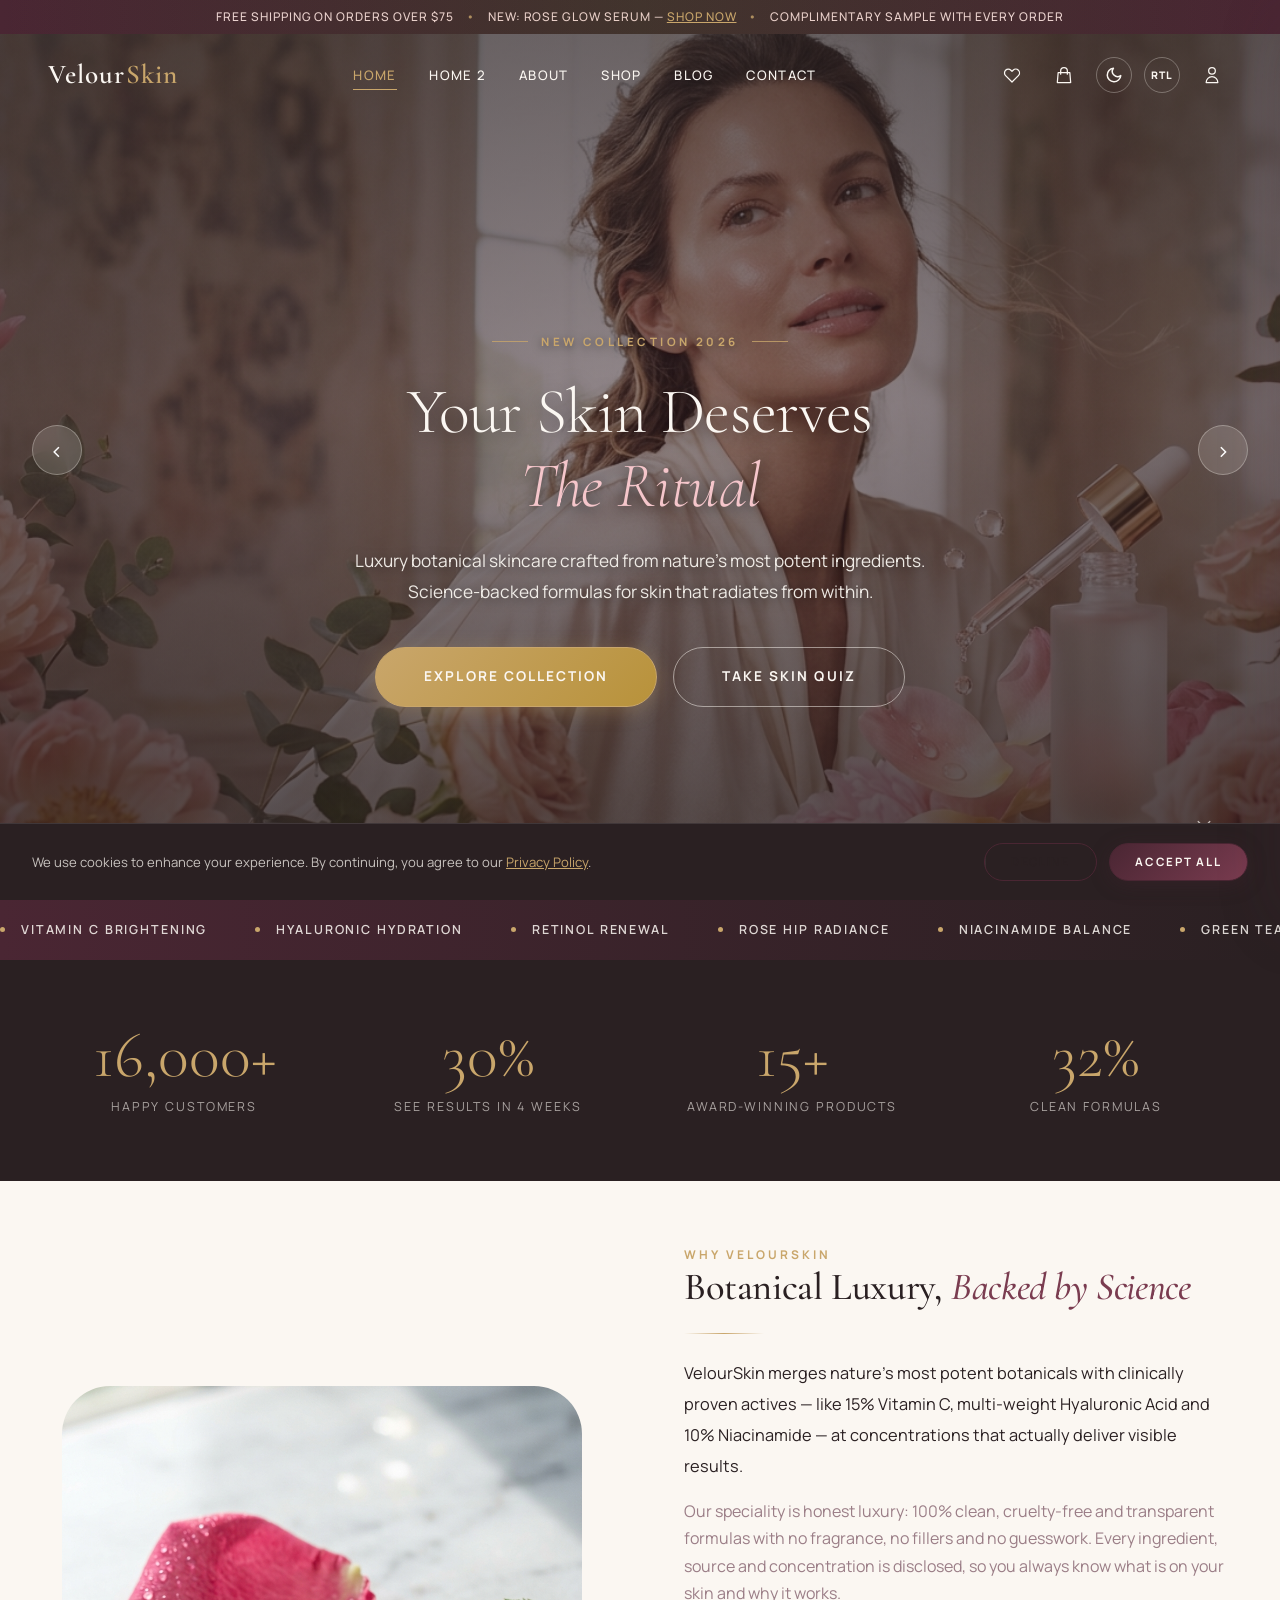
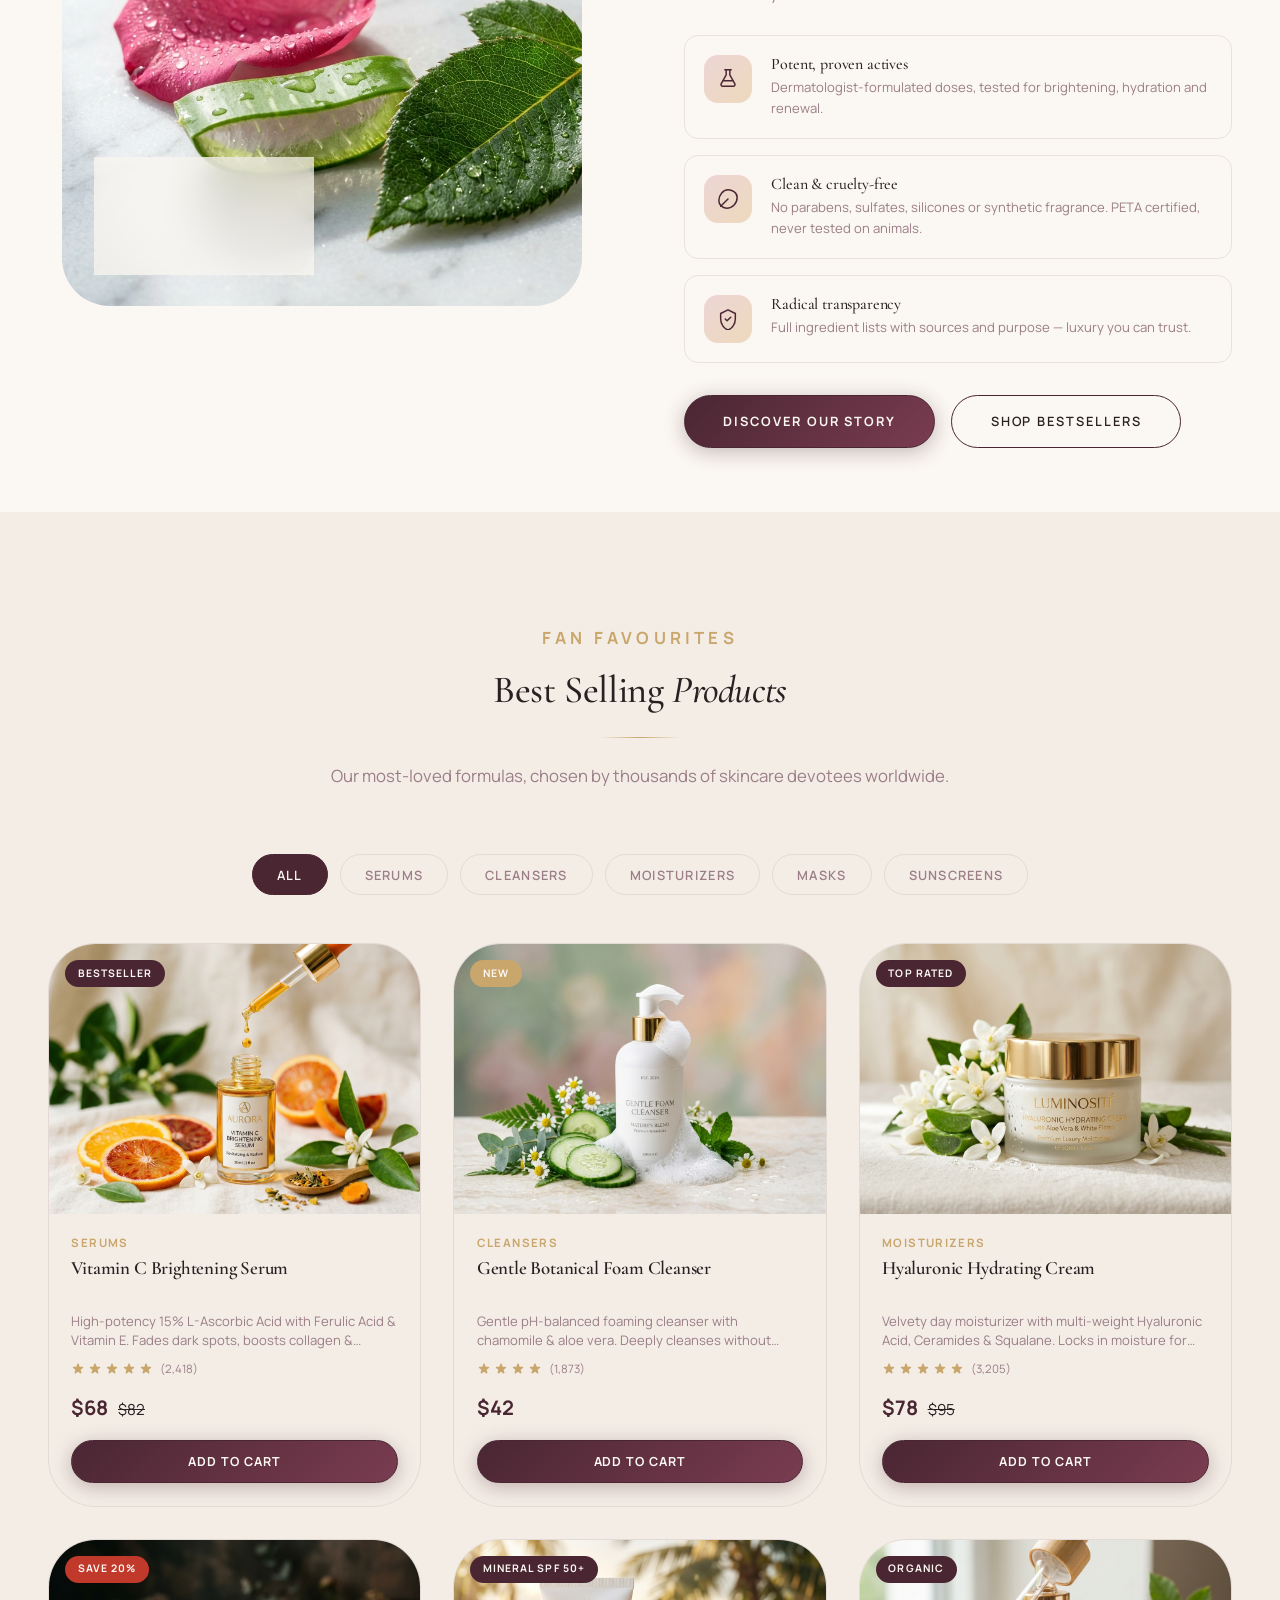
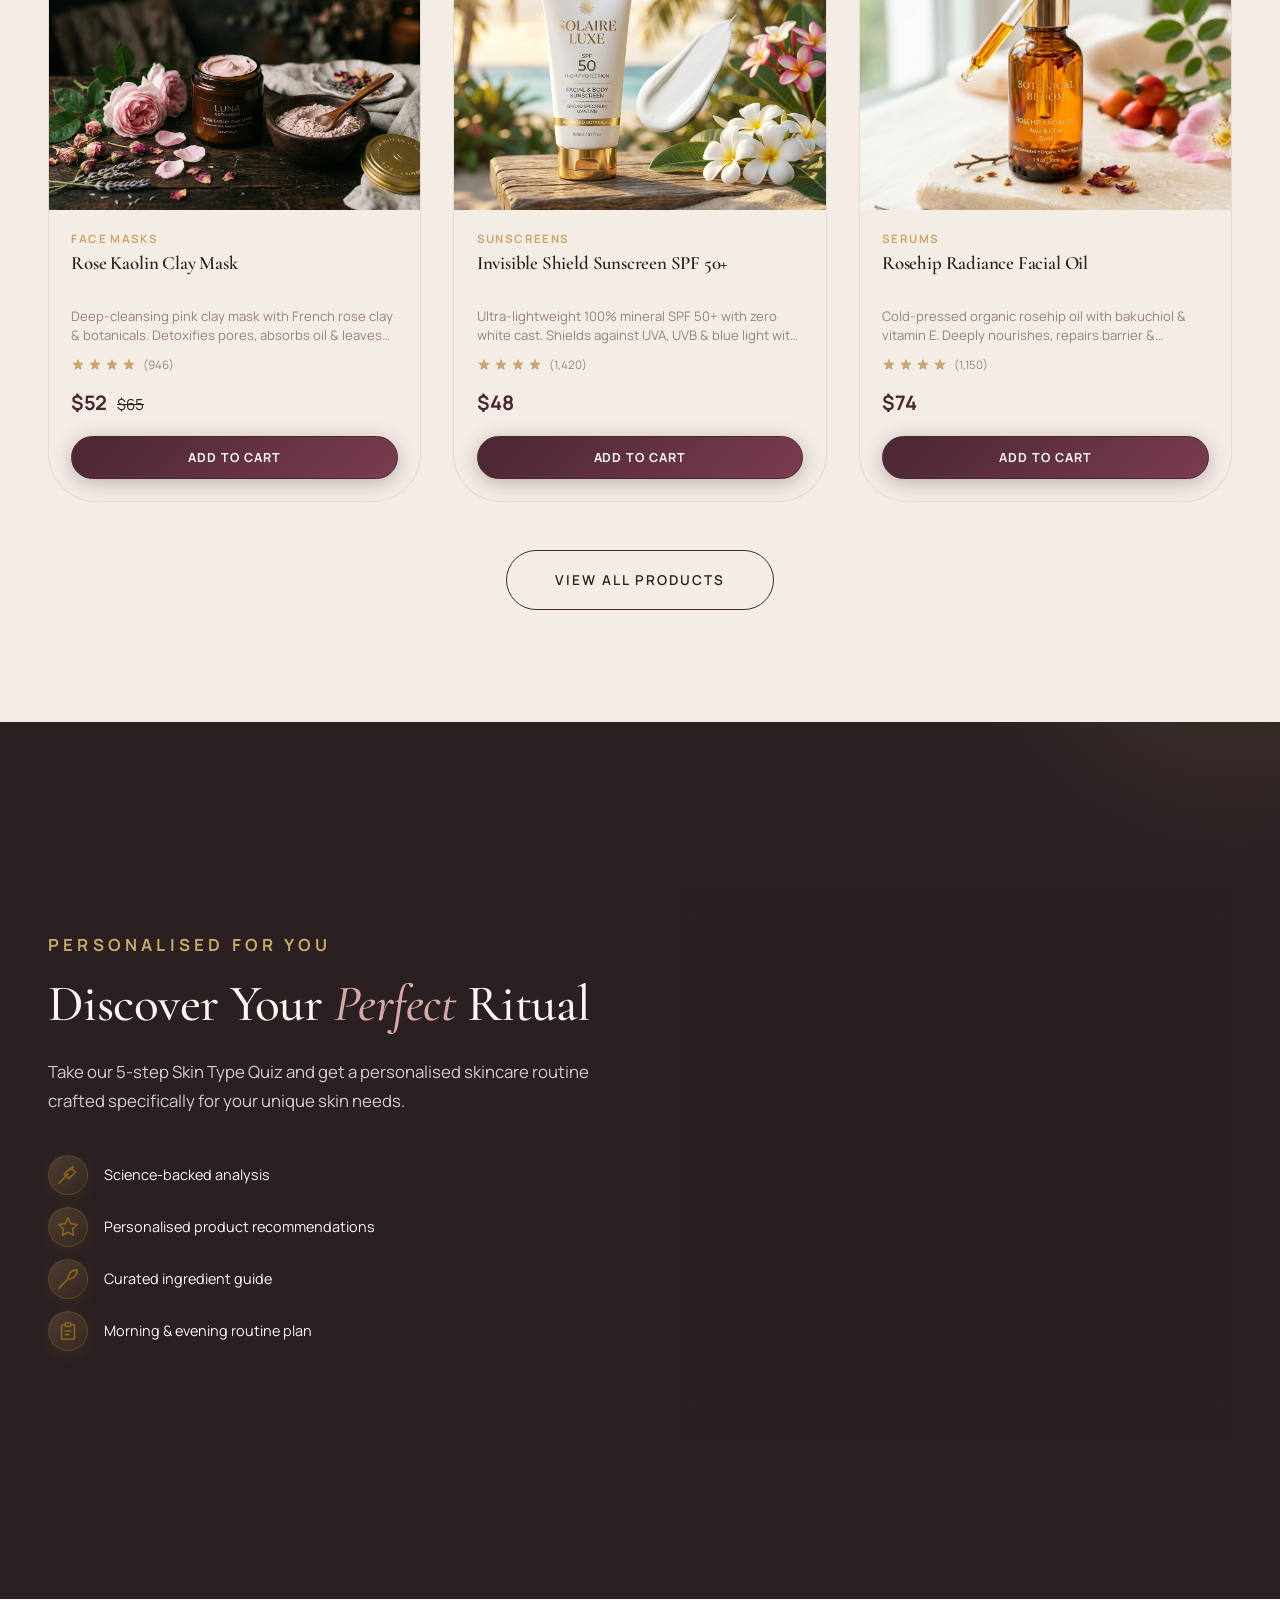
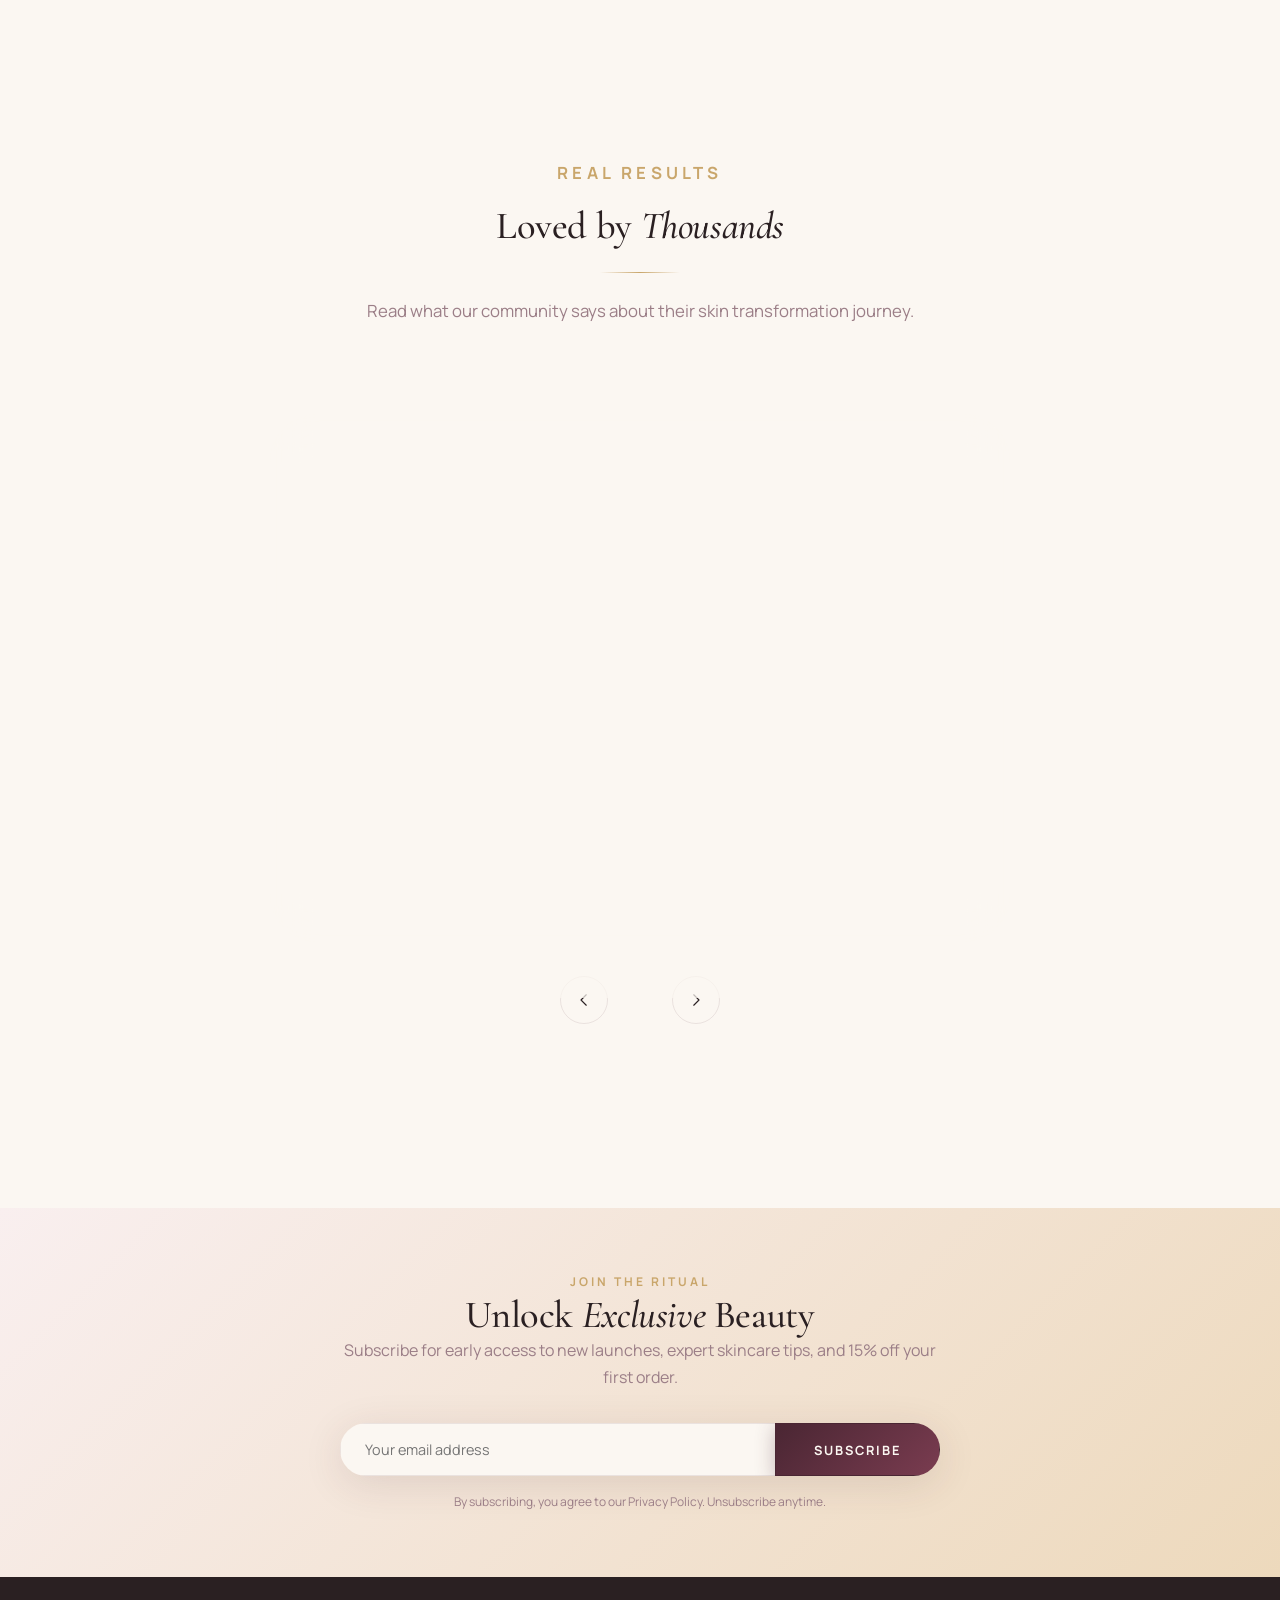
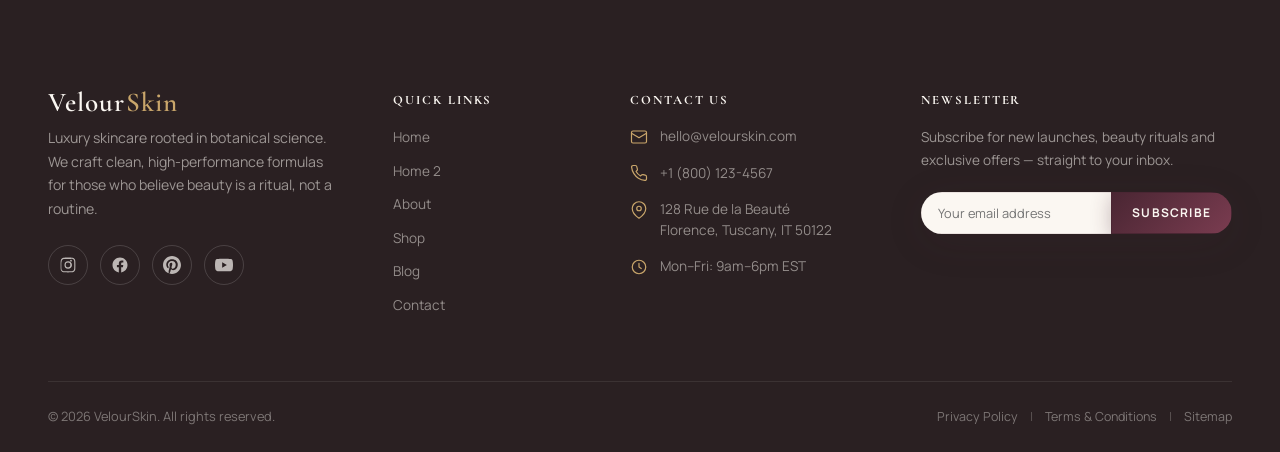
<file: index.html>
<!DOCTYPE html>
<html lang="en" dir="ltr" data-theme="light">
<head>
  <meta charset="UTF-8">
  <meta name="viewport" content="width=device-width, initial-scale=1.0">
  <meta name="description" content="VelourSkin — Ultra-luxury skincare & beauty products. Shop serums, moisturizers, cleansers & more. Science-backed botanical skincare for radiant skin.">
  <meta name="keywords" content="luxury skincare, beauty products, serums, moisturizers, cleansers, sunscreen, face masks">
  <meta property="og:title" content="VelourSkin — Luxury Skincare & Beauty Store">
  <meta property="og:description" content="Discover the finest botanical skincare rituals crafted for luminous skin.">
  <title>VelourSkin — Luxury Skincare & Beauty Store</title>
  <link rel="preconnect" href="https://fonts.googleapis.com">
  <link rel="preconnect" href="https://fonts.gstatic.com" crossorigin>
  <link href="https://fonts.googleapis.com/css2?family=Cormorant+Garamond:ital,wght@0,300;0,400;0,500;0,600;0,700;1,300;1,400;1,500&family=Manrope:wght@200;300;400;500;600;700;800&display=swap" rel="stylesheet">
  <link rel="icon" type="image/svg+xml" href="assets/images/favicon.svg">
  <link rel="apple-touch-icon" href="assets/images/favicon.svg">
  <link rel="stylesheet" href="assets/css/style.css">
  <link rel="stylesheet" href="assets/css/extended.css">
  <link rel="stylesheet" href="assets/css/icons.css">
</head>
<body class="has-dark-hero">
  <!-- Nav Mount -->
  <div id="navMount"></div>

  <main>
    <!-- ── SECTION 1: Hero Slider ──────────────────────────── -->
    <section id="heroSlider" class="hero-slider" aria-label="Featured collections">
      <!-- Slide 1 -->
      <div class="hero-slide active">
        <div class="hero-slide-bg" style="background-image:url('assets/images/hero-main.jpg')"></div>
        <div class="hero-overlay"></div>
        <div class="container">
          <div class="hero-content">
            <div class="hero-tag">
              <span class="hero-tag-line"></span>
              <span>New Collection 2026</span>
              <span class="hero-tag-line"></span>
            </div>
            <h1 class="hero-title">Your Skin Deserves<br><em>The Ritual</em></h1>
            <p class="hero-subtitle">Luxury botanical skincare crafted from nature's most potent ingredients. Science-backed formulas for skin that radiates from within.</p>
            <div class="hero-actions">
              <a href="services.html" class="btn btn-secondary btn-lg">Explore Collection</a>
              <a href="#skinQuizSection" class="btn btn-outline btn-lg">Take Skin Quiz</a>
            </div>
          </div>
        </div>
      </div>

      <!-- Slide 2 -->
      <div class="hero-slide">
        <div class="hero-slide-bg" style="background-image:url('assets/images/hero-slider2.jpg')"></div>
        <div class="hero-overlay"></div>
        <div class="container">
          <div class="hero-content">
            <div class="hero-tag">
              <span class="hero-tag-line"></span>
              <span>Bestseller Collection</span>
              <span class="hero-tag-line"></span>
            </div>
            <h1 class="hero-title">Botanical Science<br><em>Meets Pure Radiance</em></h1>
            <p class="hero-subtitle">Our award-winning serum with Vitamin C, Niacinamide & Hyaluronic Acid. See visible brightening in just 7 days.</p>
            <div class="hero-actions">
              <a href="services.html#serums" class="btn btn-secondary btn-lg">Shop Serums</a>
              <a href="blog.html" class="btn btn-outline btn-lg">Learn More</a>
            </div>
          </div>
        </div>
      </div>

      <!-- Slide 3 -->
      <div class="hero-slide">
        <div class="hero-slide-bg" style="background-image:url('assets/images/skincare-routine.jpg')"></div>
        <div class="hero-overlay"></div>
        <div class="container">
          <div class="hero-content">
            <div class="hero-tag">
              <span class="hero-tag-line"></span>
              <span>Bundle &amp; Save</span>
              <span class="hero-tag-line"></span>
            </div>
            <h1 class="hero-title">Curated Beauty Sets<br><em>For Every Skin Type</em></h1>
            <p class="hero-subtitle">Curated skincare sets for morning & evening routines. Everything your skin needs, beautifully packaged.</p>
            <div class="hero-actions">
              <a href="services.html#bundles" class="btn btn-secondary btn-lg">Shop Bundles</a>
              <a href="about.html" class="btn btn-outline btn-lg">Our Story</a>
            </div>
          </div>
        </div>
      </div>

      <!-- Controls -->
      <div class="hero-controls" role="tablist" aria-label="Slide navigation">
        <button class="hero-dot active" id="heroDot0" role="tab" aria-selected="true" aria-label="Slide 1"></button>
        <button class="hero-dot" id="heroDot1" role="tab" aria-selected="false" aria-label="Slide 2"></button>
        <button class="hero-dot" id="heroDot2" role="tab" aria-selected="false" aria-label="Slide 3"></button>
      </div>
      <button id="heroPrev" class="hero-slider-arrow hero-prev" aria-label="Previous slide">‹</button>
      <button id="heroNext" class="hero-slider-arrow hero-next" aria-label="Next slide">›</button>

      <div class="hero-scroll" aria-hidden="true">
        <svg xmlns="http://www.w3.org/2000/svg" fill="none" viewBox="0 0 24 24"><path stroke-linecap="round" stroke-linejoin="round" stroke-width="1.5" d="M19 9l-7 7-7-7"/></svg>
        Scroll
      </div>
    </section>

    <!-- ── SECTION 2: Marquee ──────────────────────────────── -->
    <div class="marquee-section" aria-hidden="true">
      <div class="marquee-track">
        <span class="marquee-item"><span class="dot"></span> Vitamin C Brightening</span>
        <span class="marquee-item"><span class="dot"></span> Hyaluronic Hydration</span>
        <span class="marquee-item"><span class="dot"></span> Retinol Renewal</span>
        <span class="marquee-item"><span class="dot"></span> Rose Hip Radiance</span>
        <span class="marquee-item"><span class="dot"></span> Niacinamide Balance</span>
        <span class="marquee-item"><span class="dot"></span> Green Tea Antioxidant</span>
        <span class="marquee-item"><span class="dot"></span> Peptide Complex</span>
        <span class="marquee-item"><span class="dot"></span> Ceramide Repair</span>
        <span class="marquee-item"><span class="dot"></span> Bakuchiol Renew</span>
        <!-- Duplicated for seamless loop -->
        <span class="marquee-item"><span class="dot"></span> Vitamin C Brightening</span>
        <span class="marquee-item"><span class="dot"></span> Hyaluronic Hydration</span>
        <span class="marquee-item"><span class="dot"></span> Retinol Renewal</span>
        <span class="marquee-item"><span class="dot"></span> Rose Hip Radiance</span>
        <span class="marquee-item"><span class="dot"></span> Niacinamide Balance</span>
        <span class="marquee-item"><span class="dot"></span> Green Tea Antioxidant</span>
        <span class="marquee-item"><span class="dot"></span> Peptide Complex</span>
        <span class="marquee-item"><span class="dot"></span> Ceramide Repair</span>
        <span class="marquee-item"><span class="dot"></span> Bakuchiol Renew</span>
      </div>
    </div>

    <!-- ── SECTION 5: Stats ────────────────────────────────── -->
    <section class="stats-section section-sm">
      <div class="container">
        <div class="stats-grid">
          <div class="text-center reveal">
            <div class="stat-value" data-count="50000" data-suffix="+">0</div>
            <p class="stat-label">Happy Customers</p>
          </div>
          <div class="text-center reveal reveal-delay-1">
            <div class="stat-value" data-count="96" data-suffix="%">0</div>
            <p class="stat-label">See Results in 4 Weeks</p>
          </div>
          <div class="text-center reveal reveal-delay-2">
            <div class="stat-value" data-count="48" data-suffix="+">0</div>
            <p class="stat-label">Award-Winning Products</p>
          </div>
          <div class="text-center reveal reveal-delay-3">
            <div class="stat-value" data-count="100" data-suffix="%">0</div>
            <p class="stat-label">Clean Formulas</p>
          </div>
        </div>
      </div>
    </section>

    <!-- ── SECTION 2b: Brand Intro ─────────────────────────── -->
    <section class="brand-intro section-sm" aria-label="About VelourSkin">
      <div class="container">
        <div class="about-story">
          <div class="reveal-left">
            <div class="about-story-image">
              <img src="assets/images/realistic-botanicals.jpg" alt="Natural botanical ingredients used in VelourSkin formulas" loading="lazy" style="height:520px;object-fit:cover;">
              <div class="brand-badge">
                <div class="brand-badge-value">Since 2019</div>
                <p class="brand-badge-label">Founded in Florence by dermatologist Dr. Elena Rossi</p>
              </div>
            </div>
          </div>
          <div class="reveal-right">
            <p class="subtitle">Why VelourSkin</p>
            <h2>Botanical Luxury, <em>Backed by Science</em></h2>
            <div class="section-divider" style="margin:1.5rem 0;"></div>
            <p class="brand-intro-lead">VelourSkin merges nature's most potent botanicals with clinically proven actives — like 15% Vitamin C, multi-weight Hyaluronic Acid and 10% Niacinamide — at concentrations that actually deliver visible results.</p>
            <p class="brand-intro-sub">Our speciality is honest luxury: 100% clean, cruelty-free and transparent formulas with no fragrance, no fillers and no guesswork. Every ingredient, source and concentration is disclosed, so you always know what is on your skin and why it works.</p>
            <div class="ingredients-list" style="margin-top:0;margin-bottom:2rem;">
              <div class="ingredient-item">
                <div class="ingredient-icon" aria-hidden="true"><svg viewBox="0 0 24 24" fill="none" stroke="currentColor" stroke-width="1.6" stroke-linecap="round" stroke-linejoin="round" style="width:22px;height:22px"><path d="M10 2v5.5L4.5 17.2A2 2 0 0 0 6.2 20h11.6a2 2 0 0 0 1.7-2.8L14 7.5V2"/><path d="M8.5 2h7"/><path d="M7 14h10"/></svg></div>
                <div class="ingredient-info">
                  <h4>Potent, proven actives</h4>
                  <p>Dermatologist-formulated doses, tested for brightening, hydration and renewal.</p>
                </div>
              </div>
              <div class="ingredient-item">
                <div class="ingredient-icon" aria-hidden="true"><svg viewBox="0 0 24 24" fill="none" stroke="currentColor" stroke-width="1.6" stroke-linecap="round" stroke-linejoin="round" style="width:22px;height:22px"><path d="M12 2C6.5 2 2 8 2 13.5C2 18.2 5.8 22 10.5 22C17 22 22 16.5 22 10C22 4.5 16 2 12 2Z"/><path d="M4 20L12 12"/></svg></div>
                <div class="ingredient-info">
                  <h4>Clean & cruelty-free</h4>
                  <p>No parabens, sulfates, silicones or synthetic fragrance. PETA certified, never tested on animals.</p>
                </div>
              </div>
              <div class="ingredient-item">
                <div class="ingredient-icon" aria-hidden="true"><svg viewBox="0 0 24 24" fill="none" stroke="currentColor" stroke-width="1.6" stroke-linecap="round" stroke-linejoin="round" style="width:22px;height:22px"><path d="M12 2L4 6v6c0 5.5 3.5 10.5 8 12 4.5-1.5 8-6.5 8-12V6l-8-4z"/><path d="M9 12l2 2 4-4"/></svg></div>
                <div class="ingredient-info">
                  <h4>Radical transparency</h4>
                  <p>Full ingredient lists with sources and purpose — luxury you can trust.</p>
                </div>
              </div>
            </div>
            <div style="display:flex;gap:1rem;flex-wrap:wrap;">
              <a href="about.html" class="btn btn-primary">Discover Our Story</a>
              <a href="services.html" class="btn btn-outline-dark">Shop Bestsellers</a>
            </div>
          </div>
        </div>
      </div>
    </section>

    <!-- ── SECTION 3: Best Sellers ─────────────────────────── -->
    <section class="bestsellers">
      <div class="container">
        <div class="section-header reveal">
          <p class="subtitle">Fan Favourites</p>
          <h2>Best Selling <em>Products</em></h2>
          <div class="section-divider"></div>
          <p>Our most-loved formulas, chosen by thousands of skincare devotees worldwide.</p>
        </div>

        <div class="skin-type-tabs reveal" style="margin-bottom:3rem">
          <button class="skin-tab active" onclick="filterProducts('all', this)">All</button>
          <button class="skin-tab" onclick="filterProducts('serum', this)">Serums</button>
          <button class="skin-tab" onclick="filterProducts('cleanser', this)">Cleansers</button>
          <button class="skin-tab" onclick="filterProducts('moisturizer', this)">Moisturizers</button>
          <button class="skin-tab" onclick="filterProducts('mask', this)">Masks</button>
          <button class="skin-tab" onclick="filterProducts('sunscreen', this)">Sunscreens</button>
        </div>

        <div class="product-grid" id="productGrid">
          <!-- Serum -->
          <article class="product-card reveal reveal-delay-1" data-category="serum">
            <div class="product-card-image">
              <span class="product-card-badge">Bestseller</span>
              <img src="assets/images/serum-product.jpg" alt="Vitamin C Brightening Serum" loading="lazy">
              <div class="product-card-actions">
                <button class="product-card-action" data-wishlist="serum-vitc" aria-label="Add to wishlist">
                  <svg xmlns="http://www.w3.org/2000/svg" fill="none" viewBox="0 0 24 24" stroke="currentColor" width="16" height="16"><path stroke-linecap="round" stroke-linejoin="round" d="M4.318 6.318a4.5 4.5 0 000 6.364L12 20.364l7.682-7.682a4.5 4.5 0 00-6.364-6.364L12 7.636l-1.318-1.318a4.5 4.5 0 00-6.364 0z"/></svg>
                </button>
              </div>
            </div>
            <div class="product-card-body">
              <p class="product-card-category">Serums</p>
              <h3 class="product-card-title">Vitamin C Brightening Serum</h3>
              <p class="product-card-desc">High-potency 15% L-Ascorbic Acid with Ferulic Acid & Vitamin E. Fades dark spots, boosts collagen & reveals a radiant glow.</p>
              <div class="product-card-stars" aria-label="4.9 out of 5 stars">
                <svg viewBox="0 0 20 20"><path d="M9.049 2.927c.3-.921 1.603-.921 1.902 0l1.07 3.292a1 1 0 00.95.69h3.462c.969 0 1.371 1.24.588 1.81l-2.8 2.034a1 1 0 00-.364 1.118l1.07 3.292c.3.921-.755 1.688-1.54 1.118l-2.8-2.034a1 1 0 00-1.175 0l-2.8 2.034c-.784.57-1.838-.197-1.539-1.118l1.07-3.292a1 1 0 00-.364-1.118L2.98 8.72c-.783-.57-.38-1.81.588-1.81h3.461a1 1 0 00.951-.69l1.07-3.292z"/></svg>
                <svg viewBox="0 0 20 20"><path d="M9.049 2.927c.3-.921 1.603-.921 1.902 0l1.07 3.292a1 1 0 00.95.69h3.462c.969 0 1.371 1.24.588 1.81l-2.8 2.034a1 1 0 00-.364 1.118l1.07 3.292c.3.921-.755 1.688-1.54 1.118l-2.8-2.034a1 1 0 00-1.175 0l-2.8 2.034c-.784.57-1.838-.197-1.539-1.118l1.07-3.292a1 1 0 00-.364-1.118L2.98 8.72c-.783-.57-.38-1.81.588-1.81h3.461a1 1 0 00.951-.69l1.07-3.292z"/></svg>
                <svg viewBox="0 0 20 20"><path d="M9.049 2.927c.3-.921 1.603-.921 1.902 0l1.07 3.292a1 1 0 00.95.69h3.462c.969 0 1.371 1.24.588 1.81l-2.8 2.034a1 1 0 00-.364 1.118l1.07 3.292c.3.921-.755 1.688-1.54 1.118l-2.8-2.034a1 1 0 00-1.175 0l-2.8 2.034c-.784.57-1.838-.197-1.539-1.118l1.07-3.292a1 1 0 00-.364-1.118L2.98 8.72c-.783-.57-.38-1.81.588-1.81h3.461a1 1 0 00.951-.69l1.07-3.292z"/></svg>
                <svg viewBox="0 0 20 20"><path d="M9.049 2.927c.3-.921 1.603-.921 1.902 0l1.07 3.292a1 1 0 00.95.69h3.462c.969 0 1.371 1.24.588 1.81l-2.8 2.034a1 1 0 00-.364 1.118l1.07 3.292c.3.921-.755 1.688-1.54 1.118l-2.8-2.034a1 1 0 00-1.175 0l-2.8 2.034c-.784.57-1.838-.197-1.539-1.118l1.07-3.292a1 1 0 00-.364-1.118L2.98 8.72c-.783-.57-.38-1.81.588-1.81h3.461a1 1 0 00.951-.69l1.07-3.292z"/></svg>
                <svg viewBox="0 0 20 20"><path d="M9.049 2.927c.3-.921 1.603-.921 1.902 0l1.07 3.292a1 1 0 00.95.69h3.462c.969 0 1.371 1.24.588 1.81l-2.8 2.034a1 1 0 00-.364 1.118l1.07 3.292c.3.921-.755 1.688-1.54 1.118l-2.8-2.034a1 1 0 00-1.175 0l-2.8 2.034c-.784.57-1.838-.197-1.539-1.118l1.07-3.292a1 1 0 00-.364-1.118L2.98 8.72c-.783-.57-.38-1.81.588-1.81h3.461a1 1 0 00.951-.69l1.07-3.292z"/></svg>
                <span style="font-size:.72rem;color:var(--text-secondary);margin-left:.25rem">(2,418)</span>
              </div>
              <div class="product-card-price">
                <span class="price-current">$68</span>
                <span class="price-original">$82</span>
              </div>
            </div>
            <div class="product-card-footer">
              <button class="btn btn-primary" style="width:100%;justify-content:center" data-add-cart="serum-vitc" data-name="Vitamin C Brightening Serum" data-price="68">Add to Cart</button>
            </div>
          </article>

          <!-- Cleanser -->
          <article class="product-card reveal reveal-delay-2" data-category="cleanser">
            <div class="product-card-image">
              <span class="product-card-badge new">New</span>
              <img src="assets/images/cleanser-product.jpg" alt="Gentle Foam Cleanser" loading="lazy">
              <div class="product-card-actions">
                <button class="product-card-action" data-wishlist="cleanser-foam" aria-label="Add to wishlist">
                  <svg xmlns="http://www.w3.org/2000/svg" fill="none" viewBox="0 0 24 24" stroke="currentColor" width="16" height="16"><path stroke-linecap="round" stroke-linejoin="round" d="M4.318 6.318a4.5 4.5 0 000 6.364L12 20.364l7.682-7.682a4.5 4.5 0 00-6.364-6.364L12 7.636l-1.318-1.318a4.5 4.5 0 00-6.364 0z"/></svg>
                </button>
              </div>
            </div>
            <div class="product-card-body">
              <p class="product-card-category">Cleansers</p>
              <h3 class="product-card-title">Gentle Botanical Foam Cleanser</h3>
              <p class="product-card-desc">Gentle pH-balanced foaming cleanser with chamomile & aloe vera. Deeply cleanses without stripping essential moisture.</p>
              <div class="product-card-stars" aria-label="4.8 out of 5">
                <svg viewBox="0 0 20 20"><path d="M9.049 2.927c.3-.921 1.603-.921 1.902 0l1.07 3.292a1 1 0 00.95.69h3.462c.969 0 1.371 1.24.588 1.81l-2.8 2.034a1 1 0 00-.364 1.118l1.07 3.292c.3.921-.755 1.688-1.54 1.118l-2.8-2.034a1 1 0 00-1.175 0l-2.8 2.034c-.784.57-1.838-.197-1.539-1.118l1.07-3.292a1 1 0 00-.364-1.118L2.98 8.72c-.783-.57-.38-1.81.588-1.81h3.461a1 1 0 00.951-.69l1.07-3.292z"/></svg>
                <svg viewBox="0 0 20 20"><path d="M9.049 2.927c.3-.921 1.603-.921 1.902 0l1.07 3.292a1 1 0 00.95.69h3.462c.969 0 1.371 1.24.588 1.81l-2.8 2.034a1 1 0 00-.364 1.118l1.07 3.292c.3.921-.755 1.688-1.54 1.118l-2.8-2.034a1 1 0 00-1.175 0l-2.8 2.034c-.784.57-1.838-.197-1.539-1.118l1.07-3.292a1 1 0 00-.364-1.118L2.98 8.72c-.783-.57-.38-1.81.588-1.81h3.461a1 1 0 00.951-.69l1.07-3.292z"/></svg>
                <svg viewBox="0 0 20 20"><path d="M9.049 2.927c.3-.921 1.603-.921 1.902 0l1.07 3.292a1 1 0 00.95.69h3.462c.969 0 1.371 1.24.588 1.81l-2.8 2.034a1 1 0 00-.364 1.118l1.07 3.292c.3.921-.755 1.688-1.54 1.118l-2.8-2.034a1 1 0 00-1.175 0l-2.8 2.034c-.784.57-1.838-.197-1.539-1.118l1.07-3.292a1 1 0 00-.364-1.118L2.98 8.72c-.783-.57-.38-1.81.588-1.81h3.461a1 1 0 00.951-.69l1.07-3.292z"/></svg>
                <svg viewBox="0 0 20 20"><path d="M9.049 2.927c.3-.921 1.603-.921 1.902 0l1.07 3.292a1 1 0 00.95.69h3.462c.969 0 1.371 1.24.588 1.81l-2.8 2.034a1 1 0 00-.364 1.118l1.07 3.292c.3.921-.755 1.688-1.54 1.118l-2.8-2.034a1 1 0 00-1.175 0l-2.8 2.034c-.784.57-1.838-.197-1.539-1.118l1.07-3.292a1 1 0 00-.364-1.118L2.98 8.72c-.783-.57-.38-1.81.588-1.81h3.461a1 1 0 00.951-.69l1.07-3.292z"/></svg>
                <span style="font-size:.72rem;color:var(--text-secondary);margin-left:.25rem">(1,873)</span>
              </div>
              <div class="product-card-price"><span class="price-current">$42</span></div>
            </div>
            <div class="product-card-footer">
              <button class="btn btn-primary" style="width:100%;justify-content:center" data-add-cart="cleanser-foam" data-name="Gentle Foam Cleanser" data-price="42">Add to Cart</button>
            </div>
          </article>

          <!-- Moisturizer -->
          <article class="product-card reveal reveal-delay-3" data-category="moisturizer">
            <div class="product-card-image">
              <span class="product-card-badge">Top Rated</span>
              <img src="assets/images/moisturizer-product.jpg" alt="Hyaluronic Hydrating Cream" loading="lazy">
              <div class="product-card-actions">
                <button class="product-card-action" data-wishlist="moisturizer-ha" aria-label="Add to wishlist">
                  <svg xmlns="http://www.w3.org/2000/svg" fill="none" viewBox="0 0 24 24" stroke="currentColor" width="16" height="16"><path stroke-linecap="round" stroke-linejoin="round" d="M4.318 6.318a4.5 4.5 0 000 6.364L12 20.364l7.682-7.682a4.5 4.5 0 00-6.364-6.364L12 7.636l-1.318-1.318a4.5 4.5 0 00-6.364 0z"/></svg>
                </button>
              </div>
            </div>
            <div class="product-card-body">
              <p class="product-card-category">Moisturizers</p>
              <h3 class="product-card-title">Hyaluronic Hydrating Cream</h3>
              <p class="product-card-desc">Velvety day moisturizer with multi-weight Hyaluronic Acid, Ceramides & Squalane. Locks in moisture for dewy, supple skin.</p>
              <div class="product-card-stars"><svg viewBox="0 0 20 20"><path d="M9.049 2.927c.3-.921 1.603-.921 1.902 0l1.07 3.292a1 1 0 00.95.69h3.462c.969 0 1.371 1.24.588 1.81l-2.8 2.034a1 1 0 00-.364 1.118l1.07 3.292c.3.921-.755 1.688-1.54 1.118l-2.8-2.034a1 1 0 00-1.175 0l-2.8 2.034c-.784.57-1.838-.197-1.539-1.118l1.07-3.292a1 1 0 00-.364-1.118L2.98 8.72c-.783-.57-.38-1.81.588-1.81h3.461a1 1 0 00.951-.69l1.07-3.292z"/></svg><svg viewBox="0 0 20 20"><path d="M9.049 2.927c.3-.921 1.603-.921 1.902 0l1.07 3.292a1 1 0 00.95.69h3.462c.969 0 1.371 1.24.588 1.81l-2.8 2.034a1 1 0 00-.364 1.118l1.07 3.292c.3.921-.755 1.688-1.54 1.118l-2.8-2.034a1 1 0 00-1.175 0l-2.8 2.034c-.784.57-1.838-.197-1.539-1.118l1.07-3.292a1 1 0 00-.364-1.118L2.98 8.72c-.783-.57-.38-1.81.588-1.81h3.461a1 1 0 00.951-.69l1.07-3.292z"/></svg><svg viewBox="0 0 20 20"><path d="M9.049 2.927c.3-.921 1.603-.921 1.902 0l1.07 3.292a1 1 0 00.95.69h3.462c.969 0 1.371 1.24.588 1.81l-2.8 2.034a1 1 0 00-.364 1.118l1.07 3.292c.3.921-.755 1.688-1.54 1.118l-2.8-2.034a1 1 0 00-1.175 0l-2.8 2.034c-.784.57-1.838-.197-1.539-1.118l1.07-3.292a1 1 0 00-.364-1.118L2.98 8.72c-.783-.57-.38-1.81.588-1.81h3.461a1 1 0 00.951-.69l1.07-3.292z"/></svg><svg viewBox="0 0 20 20"><path d="M9.049 2.927c.3-.921 1.603-.921 1.902 0l1.07 3.292a1 1 0 00.95.69h3.462c.969 0 1.371 1.24.588 1.81l-2.8 2.034a1 1 0 00-.364 1.118l1.07 3.292c.3.921-.755 1.688-1.54 1.118l-2.8-2.034a1 1 0 00-1.175 0l-2.8 2.034c-.784.57-1.838-.197-1.539-1.118l1.07-3.292a1 1 0 00-.364-1.118L2.98 8.72c-.783-.57-.38-1.81.588-1.81h3.461a1 1 0 00.951-.69l1.07-3.292z"/></svg><svg viewBox="0 0 20 20"><path d="M9.049 2.927c.3-.921 1.603-.921 1.902 0l1.07 3.292a1 1 0 00.95.69h3.462c.969 0 1.371 1.24.588 1.81l-2.8 2.034a1 1 0 00-.364 1.118l1.07 3.292c.3.921-.755 1.688-1.54 1.118l-2.8-2.034a1 1 0 00-1.175 0l-2.8 2.034c-.784.57-1.838-.197-1.539-1.118l1.07-3.292a1 1 0 00-.364-1.118L2.98 8.72c-.783-.57-.38-1.81.588-1.81h3.461a1 1 0 00.951-.69l1.07-3.292z"/></svg><span style="font-size:.72rem;color:var(--text-secondary);margin-left:.25rem">(3,205)</span></div>
              <div class="product-card-price"><span class="price-current">$78</span><span class="price-original">$95</span></div>
            </div>
            <div class="product-card-footer">
              <button class="btn btn-primary" style="width:100%;justify-content:center" data-add-cart="moisturizer-ha" data-name="Hyaluronic Hydrating Cream" data-price="78">Add to Cart</button>
            </div>
          </article>

          <!-- Face Mask -->
          <article class="product-card reveal reveal-delay-4" data-category="mask">
            <div class="product-card-image">
              <span class="product-card-badge sale">Save 20%</span>
              <img src="assets/images/facemask-product.jpg" alt="Rose Kaolin Clay Mask" loading="lazy">
              <div class="product-card-actions">
                <button class="product-card-action" data-wishlist="mask-rose" aria-label="Add to wishlist">
                  <svg xmlns="http://www.w3.org/2000/svg" fill="none" viewBox="0 0 24 24" stroke="currentColor" width="16" height="16"><path stroke-linecap="round" stroke-linejoin="round" d="M4.318 6.318a4.5 4.5 0 000 6.364L12 20.364l7.682-7.682a4.5 4.5 0 00-6.364-6.364L12 7.636l-1.318-1.318a4.5 4.5 0 00-6.364 0z"/></svg>
                </button>
              </div>
            </div>
            <div class="product-card-body">
              <p class="product-card-category">Face Masks</p>
              <h3 class="product-card-title">Rose Kaolin Clay Mask</h3>
              <p class="product-card-desc">Deep-cleansing pink clay mask with French rose clay & botanicals. Detoxifies pores, absorbs oil & leaves skin silky smooth.</p>
              <div class="product-card-stars"><svg viewBox="0 0 20 20"><path d="M9.049 2.927c.3-.921 1.603-.921 1.902 0l1.07 3.292a1 1 0 00.95.69h3.462c.969 0 1.371 1.24.588 1.81l-2.8 2.034a1 1 0 00-.364 1.118l1.07 3.292c.3.921-.755 1.688-1.54 1.118l-2.8-2.034a1 1 0 00-1.175 0l-2.8 2.034c-.784.57-1.838-.197-1.539-1.118l1.07-3.292a1 1 0 00-.364-1.118L2.98 8.72c-.783-.57-.38-1.81.588-1.81h3.461a1 1 0 00.951-.69l1.07-3.292z"/></svg><svg viewBox="0 0 20 20"><path d="M9.049 2.927c.3-.921 1.603-.921 1.902 0l1.07 3.292a1 1 0 00.95.69h3.462c.969 0 1.371 1.24.588 1.81l-2.8 2.034a1 1 0 00-.364 1.118l1.07 3.292c.3.921-.755 1.688-1.54 1.118l-2.8-2.034a1 1 0 00-1.175 0l-2.8 2.034c-.784.57-1.838-.197-1.539-1.118l1.07-3.292a1 1 0 00-.364-1.118L2.98 8.72c-.783-.57-.38-1.81.588-1.81h3.461a1 1 0 00.951-.69l1.07-3.292z"/></svg><svg viewBox="0 0 20 20"><path d="M9.049 2.927c.3-.921 1.603-.921 1.902 0l1.07 3.292a1 1 0 00.95.69h3.462c.969 0 1.371 1.24.588 1.81l-2.8 2.034a1 1 0 00-.364 1.118l1.07 3.292c.3.921-.755 1.688-1.54 1.118l-2.8-2.034a1 1 0 00-1.175 0l-2.8 2.034c-.784.57-1.838-.197-1.539-1.118l1.07-3.292a1 1 0 00-.364-1.118L2.98 8.72c-.783-.57-.38-1.81.588-1.81h3.461a1 1 0 00.951-.69l1.07-3.292z"/></svg><svg viewBox="0 0 20 20"><path d="M9.049 2.927c.3-.921 1.603-.921 1.902 0l1.07 3.292a1 1 0 00.95.69h3.462c.969 0 1.371 1.24.588 1.81l-2.8 2.034a1 1 0 00-.364 1.118l1.07 3.292c.3.921-.755 1.688-1.54 1.118l-2.8-2.034a1 1 0 00-1.175 0l-2.8 2.034c-.784.57-1.838-.197-1.539-1.118l1.07-3.292a1 1 0 00-.364-1.118L2.98 8.72c-.783-.57-.38-1.81.588-1.81h3.461a1 1 0 00.951-.69l1.07-3.292z"/></svg><span style="font-size:.72rem;color:var(--text-secondary);margin-left:.25rem">(946)</span></div>
              <div class="product-card-price"><span class="price-current">$52</span><span class="price-original">$65</span></div>
            </div>
            <div class="product-card-footer">
              <button class="btn btn-primary" style="width:100%;justify-content:center" data-add-cart="mask-rose" data-name="Rose Kaolin Clay Mask" data-price="52">Add to Cart</button>
            </div>
          </article>
          <!-- Sunscreen (Product 5) -->
          <article class="product-card reveal reveal-delay-1" data-category="sunscreen">
            <div class="product-card-image">
              <span class="product-card-badge">Mineral SPF 50+</span>
              <img src="assets/images/sunscreen-product.jpg" alt="Invisible Shield Sunscreen SPF 50+" loading="lazy">
              <div class="product-card-actions">
                <button class="product-card-action" data-wishlist="sunscreen-spf50" aria-label="Add to wishlist">
                  <svg xmlns="http://www.w3.org/2000/svg" fill="none" viewBox="0 0 24 24" stroke="currentColor" width="16" height="16"><path stroke-linecap="round" stroke-linejoin="round" d="M4.318 6.318a4.5 4.5 0 000 6.364L12 20.364l7.682-7.682a4.5 4.5 0 00-6.364-6.364L12 7.636l-1.318-1.318a4.5 4.5 0 00-6.364 0z"/></svg>
                </button>
              </div>
            </div>
            <div class="product-card-body">
              <p class="product-card-category">Sunscreens</p>
              <h3 class="product-card-title">Invisible Shield Sunscreen SPF 50+</h3>
              <p class="product-card-desc">Ultra-lightweight 100% mineral SPF 50+ with zero white cast. Shields against UVA, UVB & blue light with an invisible finish.</p>
              <div class="product-card-stars" aria-label="4.9 out of 5 stars">
                <svg viewBox="0 0 20 20"><path d="M9.049 2.927c.3-.921 1.603-.921 1.902 0l1.07 3.292a1 1 0 00.95.69h3.462c.969 0 1.371 1.24.588 1.81l-2.8 2.034a1 1 0 00-.364 1.118l1.07 3.292c.3.921-.755 1.688-1.54 1.118l-2.8-2.034a1 1 0 00-1.175 0l-2.8 2.034c-.784.57-1.838-.197-1.539-1.118l1.07-3.292a1 1 0 00-.364-1.118L2.98 8.72c-.783-.57-.38-1.81.588-1.81h3.461a1 1 0 00.951-.69l1.07-3.292z"/></svg>
                <svg viewBox="0 0 20 20"><path d="M9.049 2.927c.3-.921 1.603-.921 1.902 0l1.07 3.292a1 1 0 00.95.69h3.462c.969 0 1.371 1.24.588 1.81l-2.8 2.034a1 1 0 00-.364 1.118l1.07 3.292c.3.921-.755 1.688-1.54 1.118l-2.8-2.034a1 1 0 00-1.175 0l-2.8 2.034c-.784.57-1.838-.197-1.539-1.118l1.07-3.292a1 1 0 00-.364-1.118L2.98 8.72c-.783-.57-.38-1.81.588-1.81h3.461a1 1 0 00.951-.69l1.07-3.292z"/></svg>
                <svg viewBox="0 0 20 20"><path d="M9.049 2.927c.3-.921 1.603-.921 1.902 0l1.07 3.292a1 1 0 00.95.69h3.462c.969 0 1.371 1.24.588 1.81l-2.8 2.034a1 1 0 00-.364 1.118l1.07 3.292c.3.921-.755 1.688-1.54 1.118l-2.8-2.034a1 1 0 00-1.175 0l-2.8 2.034c-.784.57-1.838-.197-1.539-1.118l1.07-3.292a1 1 0 00-.364-1.118L2.98 8.72c-.783-.57-.38-1.81.588-1.81h3.461a1 1 0 00.951-.69l1.07-3.292z"/></svg>
                <svg viewBox="0 0 20 20"><path d="M9.049 2.927c.3-.921 1.603-.921 1.902 0l1.07 3.292a1 1 0 00.95.69h3.462c.969 0 1.371 1.24.588 1.81l-2.8 2.034a1 1 0 00-.364 1.118l1.07 3.292c.3.921-.755 1.688-1.54 1.118l-2.8-2.034a1 1 0 00-1.175 0l-2.8 2.034c-.784.57-1.838-.197-1.539-1.118l1.07-3.292a1 1 0 00-.364-1.118L2.98 8.72c-.783-.57-.38-1.81.588-1.81h3.461a1 1 0 00.951-.69l1.07-3.292z"/></svg>
                <span style="font-size:.72rem;color:var(--text-secondary);margin-left:.25rem">(1,420)</span>
              </div>
              <div class="product-card-price"><span class="price-current">$48</span></div>
            </div>
            <div class="product-card-footer">
              <button class="btn btn-primary" style="width:100%;justify-content:center" data-add-cart="sunscreen-spf50" data-name="Invisible Shield Sunscreen SPF 50+" data-price="48">Add to Cart</button>
            </div>
          </article>

          <!-- Serum / Facial Oil (Product 6) -->
          <article class="product-card reveal reveal-delay-2" data-category="serum">
            <div class="product-card-image">
              <span class="product-card-badge">Organic</span>
              <img src="assets/images/rosehip-oil.jpg" alt="Rosehip Radiance Facial Oil" loading="lazy">
              <div class="product-card-actions">
                <button class="product-card-action" data-wishlist="oil-rosehip" aria-label="Add to wishlist">
                  <svg xmlns="http://www.w3.org/2000/svg" fill="none" viewBox="0 0 24 24" stroke="currentColor" width="16" height="16"><path stroke-linecap="round" stroke-linejoin="round" d="M4.318 6.318a4.5 4.5 0 000 6.364L12 20.364l7.682-7.682a4.5 4.5 0 00-6.364-6.364L12 7.636l-1.318-1.318a4.5 4.5 0 00-6.364 0z"/></svg>
                </button>
              </div>
            </div>
            <div class="product-card-body">
              <p class="product-card-category">Serums</p>
              <h3 class="product-card-title">Rosehip Radiance Facial Oil</h3>
              <p class="product-card-desc">Cold-pressed organic rosehip oil with bakuchiol & vitamin E. Deeply nourishes, repairs barrier & restores lit-from-within glow.</p>
              <div class="product-card-stars" aria-label="4.9 out of 5 stars">
                <svg viewBox="0 0 20 20"><path d="M9.049 2.927c.3-.921 1.603-.921 1.902 0l1.07 3.292a1 1 0 00.95.69h3.462c.969 0 1.371 1.24.588 1.81l-2.8 2.034a1 1 0 00-.364 1.118l1.07 3.292c.3.921-.755 1.688-1.54 1.118l-2.8-2.034a1 1 0 00-1.175 0l-2.8 2.034c-.784.57-1.838-.197-1.539-1.118l1.07-3.292a1 1 0 00-.364-1.118L2.98 8.72c-.783-.57-.38-1.81.588-1.81h3.461a1 1 0 00.951-.69l1.07-3.292z"/></svg>
                <svg viewBox="0 0 20 20"><path d="M9.049 2.927c.3-.921 1.603-.921 1.902 0l1.07 3.292a1 1 0 00.95.69h3.462c.969 0 1.371 1.24.588 1.81l-2.8 2.034a1 1 0 00-.364 1.118l1.07 3.292c.3.921-.755 1.688-1.54 1.118l-2.8-2.034a1 1 0 00-1.175 0l-2.8 2.034c-.784.57-1.838-.197-1.539-1.118l1.07-3.292a1 1 0 00-.364-1.118L2.98 8.72c-.783-.57-.38-1.81.588-1.81h3.461a1 1 0 00.951-.69l1.07-3.292z"/></svg>
                <svg viewBox="0 0 20 20"><path d="M9.049 2.927c.3-.921 1.603-.921 1.902 0l1.07 3.292a1 1 0 00.95.69h3.462c.969 0 1.371 1.24.588 1.81l-2.8 2.034a1 1 0 00-.364 1.118l1.07 3.292c.3.921-.755 1.688-1.54 1.118l-2.8-2.034a1 1 0 00-1.175 0l-2.8 2.034c-.784.57-1.838-.197-1.539-1.118l1.07-3.292a1 1 0 00-.364-1.118L2.98 8.72c-.783-.57-.38-1.81.588-1.81h3.461a1 1 0 00.951-.69l1.07-3.292z"/></svg>
                <svg viewBox="0 0 20 20"><path d="M9.049 2.927c.3-.921 1.603-.921 1.902 0l1.07 3.292a1 1 0 00.95.69h3.462c.969 0 1.371 1.24.588 1.81l-2.8 2.034a1 1 0 00-.364 1.118l1.07 3.292c.3.921-.755 1.688-1.54 1.118l-2.8-2.034a1 1 0 00-1.175 0l-2.8 2.034c-.784.57-1.838-.197-1.539-1.118l1.07-3.292a1 1 0 00-.364-1.118L2.98 8.72c-.783-.57-.38-1.81.588-1.81h3.461a1 1 0 00.951-.69l1.07-3.292z"/></svg>
                <span style="font-size:.72rem;color:var(--text-secondary);margin-left:.25rem">(1,150)</span>
              </div>
              <div class="product-card-price"><span class="price-current">$74</span></div>
            </div>
            <div class="product-card-footer">
              <button class="btn btn-primary" style="width:100%;justify-content:center" data-add-cart="oil-rosehip" data-name="Rosehip Radiance Facial Oil" data-price="74">Add to Cart</button>
            </div>
          </article>

        </div>

        <div class="text-center" style="margin-top:3rem">
          <a href="services.html" class="btn btn-outline-dark btn-lg">View All Products</a>
        </div>
      </div>
    </section>

    <!-- ── SECTION 4: Skin Quiz Teaser ─────────────────────── -->
    <section id="skinQuizSection" class="quiz-section section-lg">
      <div class="container">
        <div class="quiz-inner">
          <div class="quiz-content">
            <p class="subtitle">Personalised For You</p>
            <h2>Discover Your <em>Perfect</em> Ritual</h2>
            <p>Take our 5-step Skin Type Quiz and get a personalised skincare routine crafted specifically for your unique skin needs.</p>
            <div class="quiz-features">
              <div class="quiz-feature">
                <div class="quiz-feature-icon"><svg viewBox="0 0 24 24" fill="none" stroke="currentColor" stroke-width="1.5" stroke-linecap="round" stroke-linejoin="round" style="width:22px;height:22px"><path d="M2 21l10-10"/><path d="M12.5 6.5L8 11l5 5 7-7-4.5-4.5z"/><path d="M15 6l3-3"/></svg></div>
                <span>Science-backed analysis</span>
              </div>
              <div class="quiz-feature">
                <div class="quiz-feature-icon"><svg viewBox="0 0 24 24" fill="none" stroke="currentColor" stroke-width="1.5" stroke-linecap="round" stroke-linejoin="round" style="width:22px;height:22px"><path d="M12 2l3.09 6.26L22 9.27l-5 4.87 1.18 6.88L12 17.77l-6.18 3.25L7 14.14 2 9.27l6.91-1.01L12 2z"/></svg></div>
                <span>Personalised product recommendations</span>
              </div>
              <div class="quiz-feature">
                <div class="quiz-feature-icon"><svg viewBox="0 0 24 24" fill="none" stroke="currentColor" stroke-width="1.5" stroke-linecap="round" stroke-linejoin="round" style="width:22px;height:22px"><path d="M2 22L12 12"/><path d="M12 12C12 7 15 2 22 2c0 7-5 10-10 10z"/></svg></div>
                <span>Curated ingredient guide</span>
              </div>
              <div class="quiz-feature">
                <div class="quiz-feature-icon"><svg viewBox="0 0 24 24" fill="none" stroke="currentColor" stroke-width="1.5" stroke-linecap="round" stroke-linejoin="round" style="width:22px;height:22px"><path d="M9 5H7a2 2 0 0 0-2 2v12a2 2 0 0 0 2 2h10a2 2 0 0 0 2-2V7a2 2 0 0 0-2-2h-2"/><rect x="9" y="3" width="6" height="4" rx="1"/><line x1="9" y1="12" x2="15" y2="12"/><line x1="9" y1="16" x2="13" y2="16"/></svg></div>
                <span>Morning & evening routine plan</span>
              </div>
            </div>
          </div>

          <div>
            <div id="skinQuiz" class="quiz-card">
              <div class="quiz-progress" id="quizProgress" role="progressbar">
                <div class="quiz-progress-dot done"></div>
                <div class="quiz-progress-dot"></div>
                <div class="quiz-progress-dot"></div>
                <div class="quiz-progress-dot"></div>
                <div class="quiz-progress-dot"></div>
              </div>

              <!-- Step 1 -->
              <div class="quiz-step active">
                <p class="quiz-q">How does your skin feel by midday?</p>
                <div class="quiz-options">
                  <div class="quiz-option" data-value="dry"><span class="quiz-svg-icon"><svg viewBox="0 0 24 24" fill="none" stroke="currentColor" stroke-width="1.5" stroke-linecap="round" stroke-linejoin="round"><path d="M12 2C6.48 2 2 6.48 2 12s4.48 10 10 10 10-4.48 10-10S17.52 2 12 2z"/><path d="M8 14s1.5 2 4 2 4-2 4-2"/><line x1="9" y1="9" x2="9.01" y2="9"/><line x1="15" y1="9" x2="15.01" y2="9"/></svg></span> Tight and dry, needs moisture</div>
                  <div class="quiz-option" data-value="oily"><span class="quiz-svg-icon"><svg viewBox="0 0 24 24" fill="none" stroke="currentColor" stroke-width="1.5" stroke-linecap="round" stroke-linejoin="round"><circle cx="12" cy="12" r="5"/><line x1="12" y1="1" x2="12" y2="3"/><line x1="12" y1="21" x2="12" y2="23"/><line x1="4.22" y1="4.22" x2="5.64" y2="5.64"/><line x1="18.36" y1="18.36" x2="19.78" y2="19.78"/><line x1="1" y1="12" x2="3" y2="12"/><line x1="21" y1="12" x2="23" y2="12"/><line x1="4.22" y1="19.78" x2="5.64" y2="18.36"/><line x1="18.36" y1="5.64" x2="19.78" y2="4.22"/></svg></span> Shiny and oily, especially T-zone</div>
                  <div class="quiz-option" data-value="combo"><span class="quiz-svg-icon"><svg viewBox="0 0 24 24" fill="none" stroke="currentColor" stroke-width="1.5" stroke-linecap="round" stroke-linejoin="round"><line x1="12" y1="2" x2="12" y2="22"/><path d="M17 5H9.5a3.5 3.5 0 0 0 0 7h5a3.5 3.5 0 0 1 0 7H6"/></svg></span> Mix of oily and dry areas</div>
                  <div class="quiz-option" data-value="normal"><span class="quiz-svg-icon"><svg viewBox="0 0 24 24" fill="none" stroke="currentColor" stroke-width="1.5" stroke-linecap="round" stroke-linejoin="round"><path d="M12 22s8-4 8-10V5l-8-3-8 3v7c0 6 8 10 8 10z"/></svg></span> Balanced and comfortable</div>
                </div>
                <div class="quiz-nav">
                  <span class="quiz-step-count" id="quizStepCount">1 / 5</span>
                  <button id="quizNext" class="btn btn-secondary btn-sm">Next →</button>
                </div>
              </div>

              <!-- Step 2 -->
              <div class="quiz-step">
                <p class="quiz-q">What's your main skin concern?</p>
                <div class="quiz-options">
                  <div class="quiz-option" data-value="acne"><span class="quiz-svg-icon"><svg viewBox="0 0 24 24" fill="none" stroke="currentColor" stroke-width="1.5" stroke-linecap="round" stroke-linejoin="round"><circle cx="12" cy="12" r="10"/><path d="M16 16s-1.5-2-4-2-4 2-4 2"/><line x1="9" y1="9" x2="9.01" y2="9"/><line x1="15" y1="9" x2="15.01" y2="9"/></svg></span> Breakouts & blemishes</div>
                  <div class="quiz-option" data-value="aging"><span class="quiz-svg-icon"><svg viewBox="0 0 24 24" fill="none" stroke="currentColor" stroke-width="1.5" stroke-linecap="round" stroke-linejoin="round"><circle cx="12" cy="12" r="10"/><polyline points="12 6 12 12 16 14"/></svg></span> Fine lines & aging</div>
                  <div class="quiz-option" data-value="dull"><span class="quiz-svg-icon"><svg viewBox="0 0 24 24" fill="none" stroke="currentColor" stroke-width="1.5" stroke-linecap="round" stroke-linejoin="round"><line x1="9" y1="21" x2="15" y2="21"/><line x1="12" y1="17" x2="12" y2="21"/><path d="M12 2a7 7 0 0 1 7 7c0 2.5-1 4.5-3 6L14 17H10l-2-2c-2-1.5-3-3.5-3-6a7 7 0 0 1 7-7z"/></svg></span> Dullness & uneven tone</div>
                  <div class="quiz-option" data-value="sensitivity"><span class="quiz-svg-icon"><svg viewBox="0 0 24 24" fill="none" stroke="currentColor" stroke-width="1.5" stroke-linecap="round" stroke-linejoin="round"><path d="M12 22V12"/><path d="M12 12C12 7 8 3 4 3s-2 5 0 7 8 2 8 2z"/><path d="M12 12c0-5 4-9 8-9s2 5 0 7-8 2-8 2z"/></svg></span> Sensitivity & redness</div>
                </div>
                <div class="quiz-nav">
                  <button id="quizPrev" class="btn btn-outline btn-sm" style="border-color:rgba(251,247,242,.3)">← Back</button>
                  <button id="quizNext" class="btn btn-secondary btn-sm">Next →</button>
                </div>
              </div>

              <!-- Step 3 -->
              <div class="quiz-step">
                <p class="quiz-q">How much time do you spend on skincare daily?</p>
                <div class="quiz-options">
                  <div class="quiz-option" data-value="quick"><span class="quiz-svg-icon"><svg viewBox="0 0 24 24" fill="none" stroke="currentColor" stroke-width="1.5" stroke-linecap="round" stroke-linejoin="round"><polygon points="13 2 3 14 12 14 11 22 21 10 12 10 13 2"/></svg></span> Quick — 2–3 minutes</div>
                  <div class="quiz-option" data-value="moderate"><span class="quiz-svg-icon"><svg viewBox="0 0 24 24" fill="none" stroke="currentColor" stroke-width="1.5" stroke-linecap="round" stroke-linejoin="round"><circle cx="12" cy="12" r="10"/><polyline points="12 6 12 12 16 14"/></svg></span> Moderate — 5–10 minutes</div>
                  <div class="quiz-option" data-value="ritual"><span class="quiz-svg-icon"><svg viewBox="0 0 24 24" fill="none" stroke="currentColor" stroke-width="1.5" stroke-linecap="round" stroke-linejoin="round"><path d="M12 2C12 2 10 5 10 7a2 2 0 0 0 4 0c0-2-2-5-2-5z"/><rect x="9" y="9" width="6" height="13" rx="1"/></svg></span> Full ritual — 15+ minutes</div>
                </div>
                <div class="quiz-nav">
                  <button id="quizPrev" class="btn btn-outline btn-sm" style="border-color:rgba(251,247,242,.3)">← Back</button>
                  <button id="quizNext" class="btn btn-secondary btn-sm">Next →</button>
                </div>
              </div>

              <!-- Step 4 -->
              <div class="quiz-step">
                <p class="quiz-q">What's your age range?</p>
                <div class="quiz-options">
                  <div class="quiz-option" data-value="under25"><span class="quiz-svg-icon"><svg viewBox="0 0 24 24" fill="none" stroke="currentColor" stroke-width="1.5" stroke-linecap="round" stroke-linejoin="round"><path d="M2 22L12 12"/><path d="M12 12C12 7 15 2 22 2c0 7-5 10-10 10z"/></svg></span> Under 25</div>
                  <div class="quiz-option" data-value="25-35"><span class="quiz-svg-icon"><svg viewBox="0 0 24 24" fill="none" stroke="currentColor" stroke-width="1.5" stroke-linecap="round" stroke-linejoin="round"><path d="M12 22s8-4 8-10V5l-8-3-8 3v7c0 6 8 10 8 10z"/></svg></span> 25–35</div>
                  <div class="quiz-option" data-value="35-45"><span class="quiz-svg-icon"><svg viewBox="0 0 24 24" fill="none" stroke="currentColor" stroke-width="1.5" stroke-linecap="round" stroke-linejoin="round"><circle cx="12" cy="12" r="3"/><path d="M12 2C12 2 9 6 9 9c0 1.66 1.34 3 3 3s3-1.34 3-3c0-3-3-7-3-7z"/><path d="M12 22c0 0 3-4 3-7 0-1.66-1.34-3-3-3s-3 1.34-3 3c0 3 3 7 3 7z"/><path d="M2 12c0 0 4 3 7 3 1.66 0 3-1.34 3-3s-1.34-3-3-3c-3 0-7 3-7 3z"/><path d="M22 12c0 0-4 3-7 3-1.66 0-3-1.34-3-3s1.34-3 3-3c3 0 7 3 7 3z"/></svg></span> 35–45</div>
                  <div class="quiz-option" data-value="45plus"><span class="quiz-svg-icon"><svg viewBox="0 0 24 24" fill="none" stroke="currentColor" stroke-width="1.5" stroke-linecap="round" stroke-linejoin="round"><path d="M12 22V12"/><circle cx="12" cy="8" r="4"/><path d="M8 12H4l2-4h4"/><path d="M16 12h4l-2-4h-4"/></svg></span> 45+</div>
                </div>
                <div class="quiz-nav">
                  <button id="quizPrev" class="btn btn-outline btn-sm" style="border-color:rgba(251,247,242,.3)">← Back</button>
                  <button id="quizNext" class="btn btn-secondary btn-sm">Next →</button>
                </div>
              </div>

              <!-- Step 5 -->
              <div class="quiz-step">
                <p class="quiz-q">What ingredients have you loved before?</p>
                <div class="quiz-options">
                  <div class="quiz-option" data-value="natural"><span class="quiz-svg-icon"><svg viewBox="0 0 24 24" fill="none" stroke="currentColor" stroke-width="1.5" stroke-linecap="round" stroke-linejoin="round"><path d="M2 22L12 12"/><path d="M12 12C12 7 15 2 22 2c0 7-5 10-10 10z"/></svg></span> Natural & botanical</div>
                  <div class="quiz-option" data-value="science"><span class="quiz-svg-icon"><svg viewBox="0 0 24 24" fill="none" stroke="currentColor" stroke-width="1.5" stroke-linecap="round" stroke-linejoin="round"><path d="M2 21l10-10"/><path d="M12.5 6.5L8 11l5 5 7-7-4.5-4.5z"/><path d="M15 6l3-3"/></svg></span> Science-backed actives</div>
                  <div class="quiz-option" data-value="both"><span class="quiz-svg-icon"><svg viewBox="0 0 24 24" fill="none" stroke="currentColor" stroke-width="1.5" stroke-linecap="round" stroke-linejoin="round"><path d="M20.84 4.61a5.5 5.5 0 0 0-7.78 0L12 5.67l-1.06-1.06a5.5 5.5 0 0 0-7.78 7.78l1.06 1.06L12 21.23l7.78-7.78 1.06-1.06a5.5 5.5 0 0 0 0-7.78z"/></svg></span> Best of both worlds</div>
                </div>
                <div class="quiz-nav">
                  <button id="quizPrev" class="btn btn-outline btn-sm" style="border-color:rgba(251,247,242,.3)">← Back</button>
                  <button id="quizNext" class="btn btn-secondary btn-sm">Get Results &rarr;</button>
                </div>
              </div>
            </div>
            <div id="quizResult" style="display:none" class="quiz-card"></div>
          </div>
        </div>
      </div>
    </section>

    

    <!-- ── SECTION 6: Testimonials ─────────────────────────── -->
    <section class="testimonials section-lg">
      <div class="container">
        <div class="section-header reveal">
          <p class="subtitle">Real Results</p>
          <h2>Loved by <em>Thousands</em></h2>
          <div class="section-divider"></div>
          <p>Read what our community says about their skin transformation journey.</p>
        </div>

        <div class="testimonial-slider reveal">
          <div id="testimonialTrack" class="testimonial-track">
            <div class="testimonial-slide">
              <div class="testimonial-card">
                <div class="testimonial-stars" aria-label="5 out of 5 stars">
                  <svg viewBox="0 0 20 20"><path d="M9.049 2.927c.3-.921 1.603-.921 1.902 0l1.07 3.292a1 1 0 00.95.69h3.462c.969 0 1.371 1.24.588 1.81l-2.8 2.034a1 1 0 00-.364 1.118l1.07 3.292c.3.921-.755 1.688-1.54 1.118l-2.8-2.034a1 1 0 00-1.175 0l-2.8 2.034c-.784.57-1.838-.197-1.539-1.118l1.07-3.292a1 1 0 00-.364-1.118L2.98 8.72c-.783-.57-.38-1.81.588-1.81h3.461a1 1 0 00.951-.69l1.07-3.292z"/></svg>
                  <svg viewBox="0 0 20 20"><path d="M9.049 2.927c.3-.921 1.603-.921 1.902 0l1.07 3.292a1 1 0 00.95.69h3.462c.969 0 1.371 1.24.588 1.81l-2.8 2.034a1 1 0 00-.364 1.118l1.07 3.292c.3.921-.755 1.688-1.54 1.118l-2.8-2.034a1 1 0 00-1.175 0l-2.8 2.034c-.784.57-1.838-.197-1.539-1.118l1.07-3.292a1 1 0 00-.364-1.118L2.98 8.72c-.783-.57-.38-1.81.588-1.81h3.461a1 1 0 00.951-.69l1.07-3.292z"/></svg>
                  <svg viewBox="0 0 20 20"><path d="M9.049 2.927c.3-.921 1.603-.921 1.902 0l1.07 3.292a1 1 0 00.95.69h3.462c.969 0 1.371 1.24.588 1.81l-2.8 2.034a1 1 0 00-.364 1.118l1.07 3.292c.3.921-.755 1.688-1.54 1.118l-2.8-2.034a1 1 0 00-1.175 0l-2.8 2.034c-.784.57-1.838-.197-1.539-1.118l1.07-3.292a1 1 0 00-.364-1.118L2.98 8.72c-.783-.57-.38-1.81.588-1.81h3.461a1 1 0 00.951-.69l1.07-3.292z"/></svg>
                  <svg viewBox="0 0 20 20"><path d="M9.049 2.927c.3-.921 1.603-.921 1.902 0l1.07 3.292a1 1 0 00.95.69h3.462c.969 0 1.371 1.24.588 1.81l-2.8 2.034a1 1 0 00-.364 1.118l1.07 3.292c.3.921-.755 1.688-1.54 1.118l-2.8-2.034a1 1 0 00-1.175 0l-2.8 2.034c-.784.57-1.838-.197-1.539-1.118l1.07-3.292a1 1 0 00-.364-1.118L2.98 8.72c-.783-.57-.38-1.81.588-1.81h3.461a1 1 0 00.951-.69l1.07-3.292z"/></svg>
                  <svg viewBox="0 0 20 20"><path d="M9.049 2.927c.3-.921 1.603-.921 1.902 0l1.07 3.292a1 1 0 00.95.69h3.462c.969 0 1.371 1.24.588 1.81l-2.8 2.034a1 1 0 00-.364 1.118l1.07 3.292c.3.921-.755 1.688-1.54 1.118l-2.8-2.034a1 1 0 00-1.175 0l-2.8 2.034c-.784.57-1.838-.197-1.539-1.118l1.07-3.292a1 1 0 00-.364-1.118L2.98 8.72c-.783-.57-.38-1.81.588-1.81h3.461a1 1 0 00.951-.69l1.07-3.292z"/></svg>
                </div>
                <blockquote class="testimonial-quote">The Vitamin C Serum changed my life. I've tried countless luxury serums and nothing compares — my skin glows from within, hyperpigmentation has faded by 80%, and everyone asks what I'm using.</blockquote>
                <div class="testimonial-author">
                  <img src="assets/images/about-founder.jpg" alt="Sophia Marchetti" class="testimonial-avatar" loading="lazy">
                  <div>
                    <strong class="testimonial-name">Sophia Marchetti</strong>
                    <span class="testimonial-role">Verified Customer · Milan, Italy</span>
                  </div>
                </div>
              </div>
            </div>
            <div class="testimonial-slide">
              <div class="testimonial-card">
                <div class="testimonial-stars">
                  <svg viewBox="0 0 20 20"><path d="M9.049 2.927c.3-.921 1.603-.921 1.902 0l1.07 3.292a1 1 0 00.95.69h3.462c.969 0 1.371 1.24.588 1.81l-2.8 2.034a1 1 0 00-.364 1.118l1.07 3.292c.3.921-.755 1.688-1.54 1.118l-2.8-2.034a1 1 0 00-1.175 0l-2.8 2.034c-.784.57-1.838-.197-1.539-1.118l1.07-3.292a1 1 0 00-.364-1.118L2.98 8.72c-.783-.57-.38-1.81.588-1.81h3.461a1 1 0 00.951-.69l1.07-3.292z"/></svg>
                  <svg viewBox="0 0 20 20"><path d="M9.049 2.927c.3-.921 1.603-.921 1.902 0l1.07 3.292a1 1 0 00.95.69h3.462c.969 0 1.371 1.24.588 1.81l-2.8 2.034a1 1 0 00-.364 1.118l1.07 3.292c.3.921-.755 1.688-1.54 1.118l-2.8-2.034a1 1 0 00-1.175 0l-2.8 2.034c-.784.57-1.838-.197-1.539-1.118l1.07-3.292a1 1 0 00-.364-1.118L2.98 8.72c-.783-.57-.38-1.81.588-1.81h3.461a1 1 0 00.951-.69l1.07-3.292z"/></svg>
                  <svg viewBox="0 0 20 20"><path d="M9.049 2.927c.3-.921 1.603-.921 1.902 0l1.07 3.292a1 1 0 00.95.69h3.462c.969 0 1.371 1.24.588 1.81l-2.8 2.034a1 1 0 00-.364 1.118l1.07 3.292c.3.921-.755 1.688-1.54 1.118l-2.8-2.034a1 1 0 00-1.175 0l-2.8 2.034c-.784.57-1.838-.197-1.539-1.118l1.07-3.292a1 1 0 00-.364-1.118L2.98 8.72c-.783-.57-.38-1.81.588-1.81h3.461a1 1 0 00.951-.69l1.07-3.292z"/></svg>
                  <svg viewBox="0 0 20 20"><path d="M9.049 2.927c.3-.921 1.603-.921 1.902 0l1.07 3.292a1 1 0 00.95.69h3.462c.969 0 1.371 1.24.588 1.81l-2.8 2.034a1 1 0 00-.364 1.118l1.07 3.292c.3.921-.755 1.688-1.54 1.118l-2.8-2.034a1 1 0 00-1.175 0l-2.8 2.034c-.784.57-1.838-.197-1.539-1.118l1.07-3.292a1 1 0 00-.364-1.118L2.98 8.72c-.783-.57-.38-1.81.588-1.81h3.461a1 1 0 00.951-.69l1.07-3.292z"/></svg>
                  <svg viewBox="0 0 20 20"><path d="M9.049 2.927c.3-.921 1.603-.921 1.902 0l1.07 3.292a1 1 0 00.95.69h3.462c.969 0 1.371 1.24.588 1.81l-2.8 2.034a1 1 0 00-.364 1.118l1.07 3.292c.3.921-.755 1.688-1.54 1.118l-2.8-2.034a1 1 0 00-1.175 0l-2.8 2.034c-.784.57-1.838-.197-1.539-1.118l1.07-3.292a1 1 0 00-.364-1.118L2.98 8.72c-.783-.57-.38-1.81.588-1.81h3.461a1 1 0 00.951-.69l1.07-3.292z"/></svg>
                </div>
                <blockquote class="testimonial-quote">VelourSkin is in a class of its own. The Rose Clay Mask is a weekly non-negotiable — it purifies without stripping, and my pores have never looked smaller. This is luxury done right.</blockquote>
                <div class="testimonial-author">
                  <img src="assets/images/blog-hero.jpg" alt="Amélie Fontaine" class="testimonial-avatar" loading="lazy">
                  <div>
                    <strong class="testimonial-name">Amélie Fontaine</strong>
                    <span class="testimonial-role">Verified Customer · Paris, France</span>
                  </div>
                </div>
              </div>
            </div>
            <div class="testimonial-slide">
              <div class="testimonial-card">
                <div class="testimonial-stars"><svg viewBox="0 0 20 20"><path d="M9.049 2.927c.3-.921 1.603-.921 1.902 0l1.07 3.292a1 1 0 00.95.69h3.462c.969 0 1.371 1.24.588 1.81l-2.8 2.034a1 1 0 00-.364 1.118l1.07 3.292c.3.921-.755 1.688-1.54 1.118l-2.8-2.034a1 1 0 00-1.175 0l-2.8 2.034c-.784.57-1.838-.197-1.539-1.118l1.07-3.292a1 1 0 00-.364-1.118L2.98 8.72c-.783-.57-.38-1.81.588-1.81h3.461a1 1 0 00.951-.69l1.07-3.292z"/></svg><svg viewBox="0 0 20 20"><path d="M9.049 2.927c.3-.921 1.603-.921 1.902 0l1.07 3.292a1 1 0 00.95.69h3.462c.969 0 1.371 1.24.588 1.81l-2.8 2.034a1 1 0 00-.364 1.118l1.07 3.292c.3.921-.755 1.688-1.54 1.118l-2.8-2.034a1 1 0 00-1.175 0l-2.8 2.034c-.784.57-1.838-.197-1.539-1.118l1.07-3.292a1 1 0 00-.364-1.118L2.98 8.72c-.783-.57-.38-1.81.588-1.81h3.461a1 1 0 00.951-.69l1.07-3.292z"/></svg><svg viewBox="0 0 20 20"><path d="M9.049 2.927c.3-.921 1.603-.921 1.902 0l1.07 3.292a1 1 0 00.95.69h3.462c.969 0 1.371 1.24.588 1.81l-2.8 2.034a1 1 0 00-.364 1.118l1.07 3.292c.3.921-.755 1.688-1.54 1.118l-2.8-2.034a1 1 0 00-1.175 0l-2.8 2.034c-.784.57-1.838-.197-1.539-1.118l1.07-3.292a1 1 0 00-.364-1.118L2.98 8.72c-.783-.57-.38-1.81.588-1.81h3.461a1 1 0 00.951-.69l1.07-3.292z"/></svg><svg viewBox="0 0 20 20"><path d="M9.049 2.927c.3-.921 1.603-.921 1.902 0l1.07 3.292a1 1 0 00.95.69h3.462c.969 0 1.371 1.24.588 1.81l-2.8 2.034a1 1 0 00-.364 1.118l1.07 3.292c.3.921-.755 1.688-1.54 1.118l-2.8-2.034a1 1 0 00-1.175 0l-2.8 2.034c-.784.57-1.838-.197-1.539-1.118l1.07-3.292a1 1 0 00-.364-1.118L2.98 8.72c-.783-.57-.38-1.81.588-1.81h3.461a1 1 0 00.951-.69l1.07-3.292z"/></svg><svg viewBox="0 0 20 20"><path d="M9.049 2.927c.3-.921 1.603-.921 1.902 0l1.07 3.292a1 1 0 00.95.69h3.462c.969 0 1.371 1.24.588 1.81l-2.8 2.034a1 1 0 00-.364 1.118l1.07 3.292c.3.921-.755 1.688-1.54 1.118l-2.8-2.034a1 1 0 00-1.175 0l-2.8 2.034c-.784.57-1.838-.197-1.539-1.118l1.07-3.292a1 1 0 00-.364-1.118L2.98 8.72c-.783-.57-.38-1.81.588-1.81h3.461a1 1 0 00.951-.69l1.07-3.292z"/></svg></div>
                <blockquote class="testimonial-quote">As a dermatologist, I'm very selective about skincare. VelourSkin's formulations are impressive — scientifically sound, clinically effective, and genuinely luxurious. I recommend them to my patients.</blockquote>
                <div class="testimonial-author">
                  <img src="assets/images/dr-priya.jpg" alt="Dr. Priya Nair" class="testimonial-avatar" loading="lazy">
                  <div>
                    <strong class="testimonial-name">Dr. Priya Nair</strong>
                    <span class="testimonial-role">Board-Certified Dermatologist · London, UK</span>
                  </div>
                </div>
              </div>
            </div>
          </div>
          <div class="slider-nav">
            <button id="testiPrev" class="slider-btn" aria-label="Previous testimonial">
              <svg xmlns="http://www.w3.org/2000/svg" fill="none" viewBox="0 0 24 24" stroke="currentColor"><path stroke-linecap="round" stroke-linejoin="round" stroke-width="1.5" d="M15 19l-7-7 7-7"/></svg>
            </button>
            <button class="testi-dot active" aria-label="Testimonial 1"></button>
            <button class="testi-dot" aria-label="Testimonial 2"></button>
            <button class="testi-dot" aria-label="Testimonial 3"></button>
            <button id="testiNext" class="slider-btn" aria-label="Next testimonial">
              <svg xmlns="http://www.w3.org/2000/svg" fill="none" viewBox="0 0 24 24" stroke="currentColor"><path stroke-linecap="round" stroke-linejoin="round" stroke-width="1.5" d="M9 5l7 7-7 7"/></svg>
            </button>
          </div>
        </div>
      </div>
    </section>

    <!-- Newsletter -->
    <section class="newsletter-section section-sm">
      <div class="container">
        <div class="newsletter-inner reveal">
          <p class="subtitle">Join The Ritual</p>
          <h2>Unlock <em>Exclusive</em> Beauty</h2>
          <p>Subscribe for early access to new launches, expert skincare tips, and 15% off your first order.</p>
          <form class="newsletter-form" novalidate>
            <input type="email" class="newsletter-input" placeholder="Your email address" required aria-label="Email for newsletter">
            <button type="submit" class="btn btn-primary">Subscribe</button>
          </form>
          <p style="font-size:.75rem;color:var(--text-secondary);margin-top:1rem">By subscribing, you agree to our Privacy Policy. Unsubscribe anytime.</p>
        </div>
      </div>
    </section>
  </main>

  <!-- Footer Mount -->
  <div id="footerMount"></div>

  <!-- Scripts -->
  <script src="assets/js/components.js"></script>
  <script src="assets/js/main.js"></script>
  <script>
    // Product filter
    function filterProducts(cat, btn) {
      document.querySelectorAll('.skin-tab').forEach(t => t.classList.remove('active'));
      if (btn) {
        btn.classList.add('active');
      } else if (window.event && window.event.target) {
        window.event.target.classList.add('active');
      }
      document.querySelectorAll('.product-card').forEach(card => {
        const match = (cat === 'all' || card.dataset.category === cat);
        if (match) {
          card.classList.remove('product-hidden');
          card.style.setProperty('display', 'flex', 'important');
        } else {
          card.classList.add('product-hidden');
          card.style.setProperty('display', 'none', 'important');
        }
      });
    }
    // Quiz multi-step logic
    (function() {
      const steps = document.querySelectorAll('.quiz-step');
      const dots = document.querySelectorAll('.quiz-progress-dot');
      let current = 0;
      function show(i) {
        steps.forEach((s,idx) => s.classList.toggle('active', idx === i));
        dots.forEach((d,idx) => d.classList.toggle('done', idx <= i));
        document.getElementById('quizStepCount').textContent = (i+1) + ' / ' + steps.length;
      }
      document.querySelectorAll('#quizNext').forEach(btn => {
        btn.addEventListener('click', () => {
          if (current < steps.length - 1) { current++; show(current); }
          else {
            document.getElementById('skinQuiz').style.display = 'none';
            document.getElementById('quizResult').style.display = 'block';
            document.getElementById('quizResult').innerHTML = '<div style="text-align:center;color:var(--ivory)"><div style="display:flex;align-items:center;justify-content:center;width:64px;height:64px;border-radius:50%;background:rgba(201,166,107,.2);margin:0 auto 1.25rem;"><svg viewBox="0 0 24 24" fill="none" stroke="currentColor" stroke-width="1.5" stroke-linecap="round" stroke-linejoin="round" style="width:32px;height:32px;color:var(--champagne)"><path d="M12 2l3.09 6.26L22 9.27l-5 4.87 1.18 6.88L12 17.77l-6.18 3.25L7 14.14 2 9.27l6.91-1.01L12 2z"/></svg></div><h3 style="font-family:var(--font-display);font-size:1.8rem;margin-bottom:.75rem">Your Skin Profile is Ready!</h3><p style="color:rgba(251,247,242,.75);margin-bottom:2rem">Based on your answers, we recommend our <strong>Hydrating Glow Collection</strong>.</p><a href="services.html" class="btn btn-secondary">View My Recommendations</a></div>';
          }
        });
      });
      document.querySelectorAll('#quizPrev').forEach(btn => {
        btn.addEventListener('click', () => { if (current > 0) { current--; show(current); } });
      });
    })();
  </script>
</body>
</html>
</file>
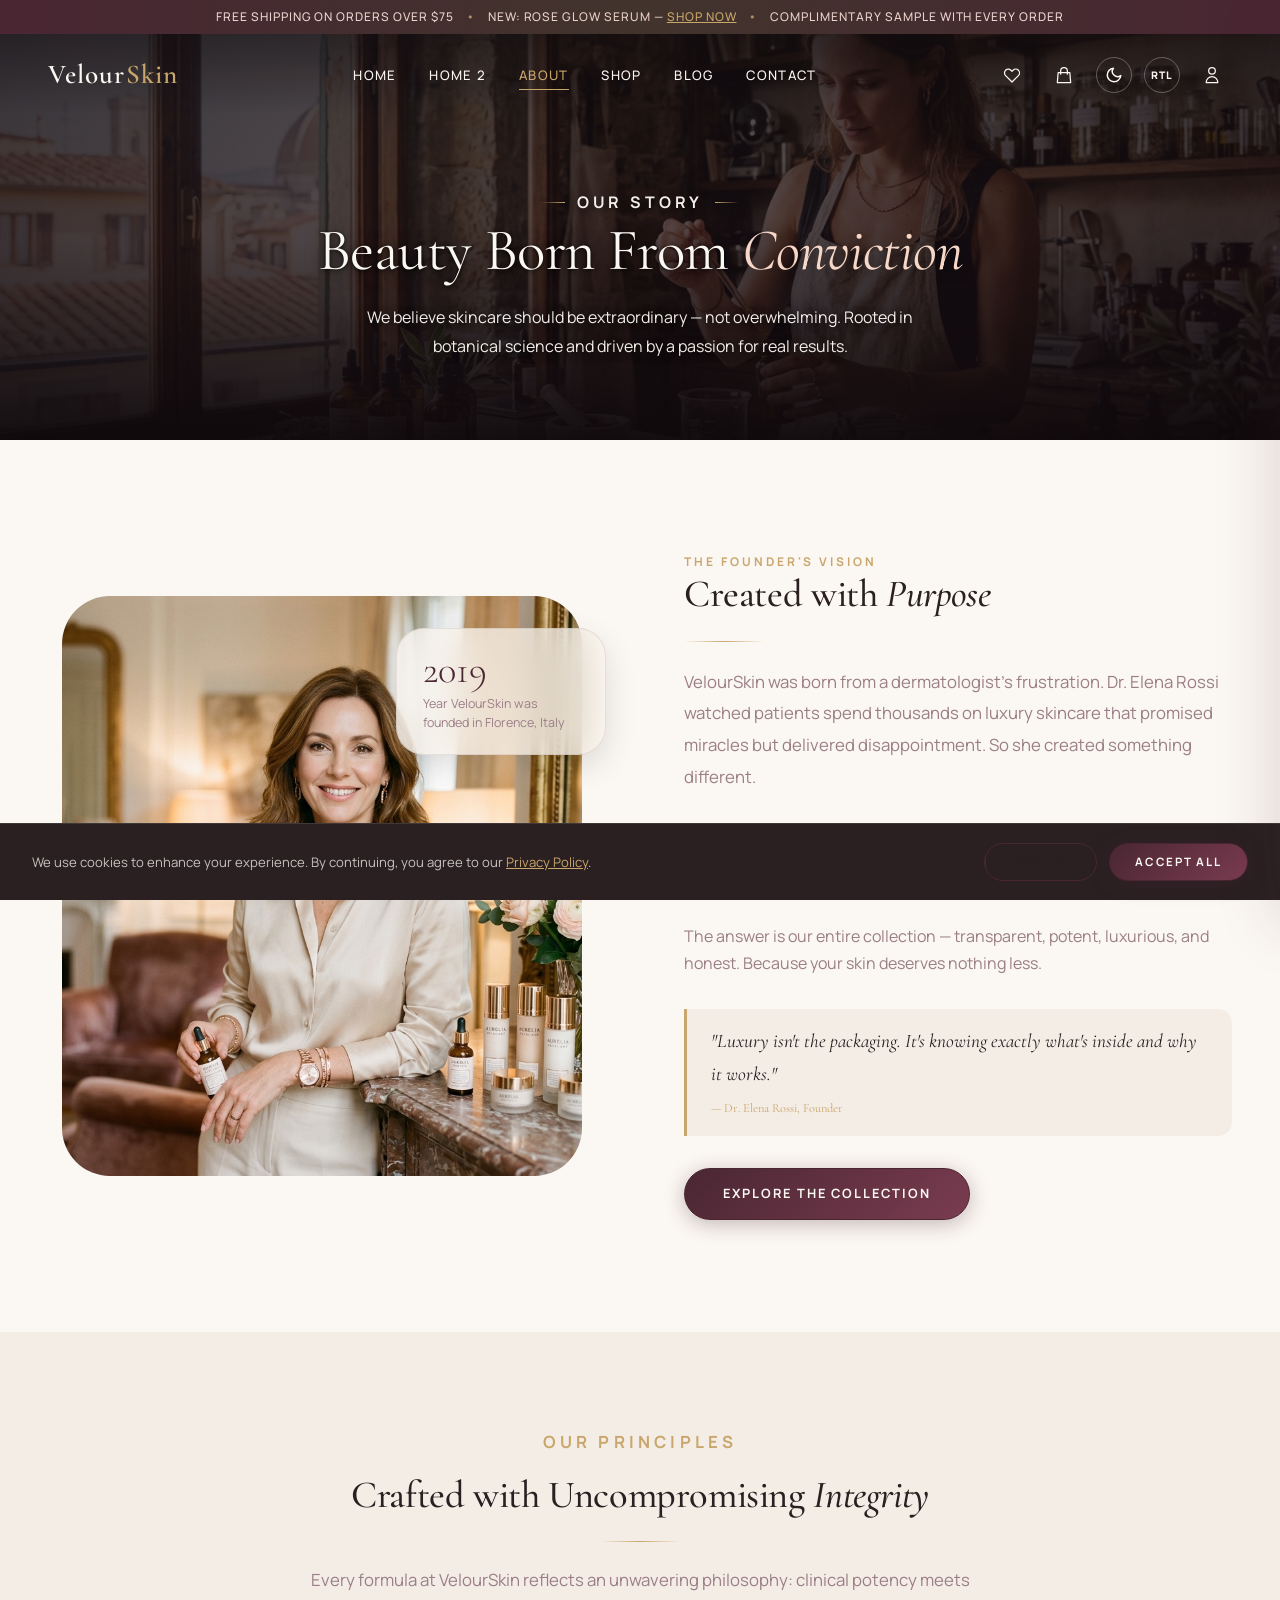
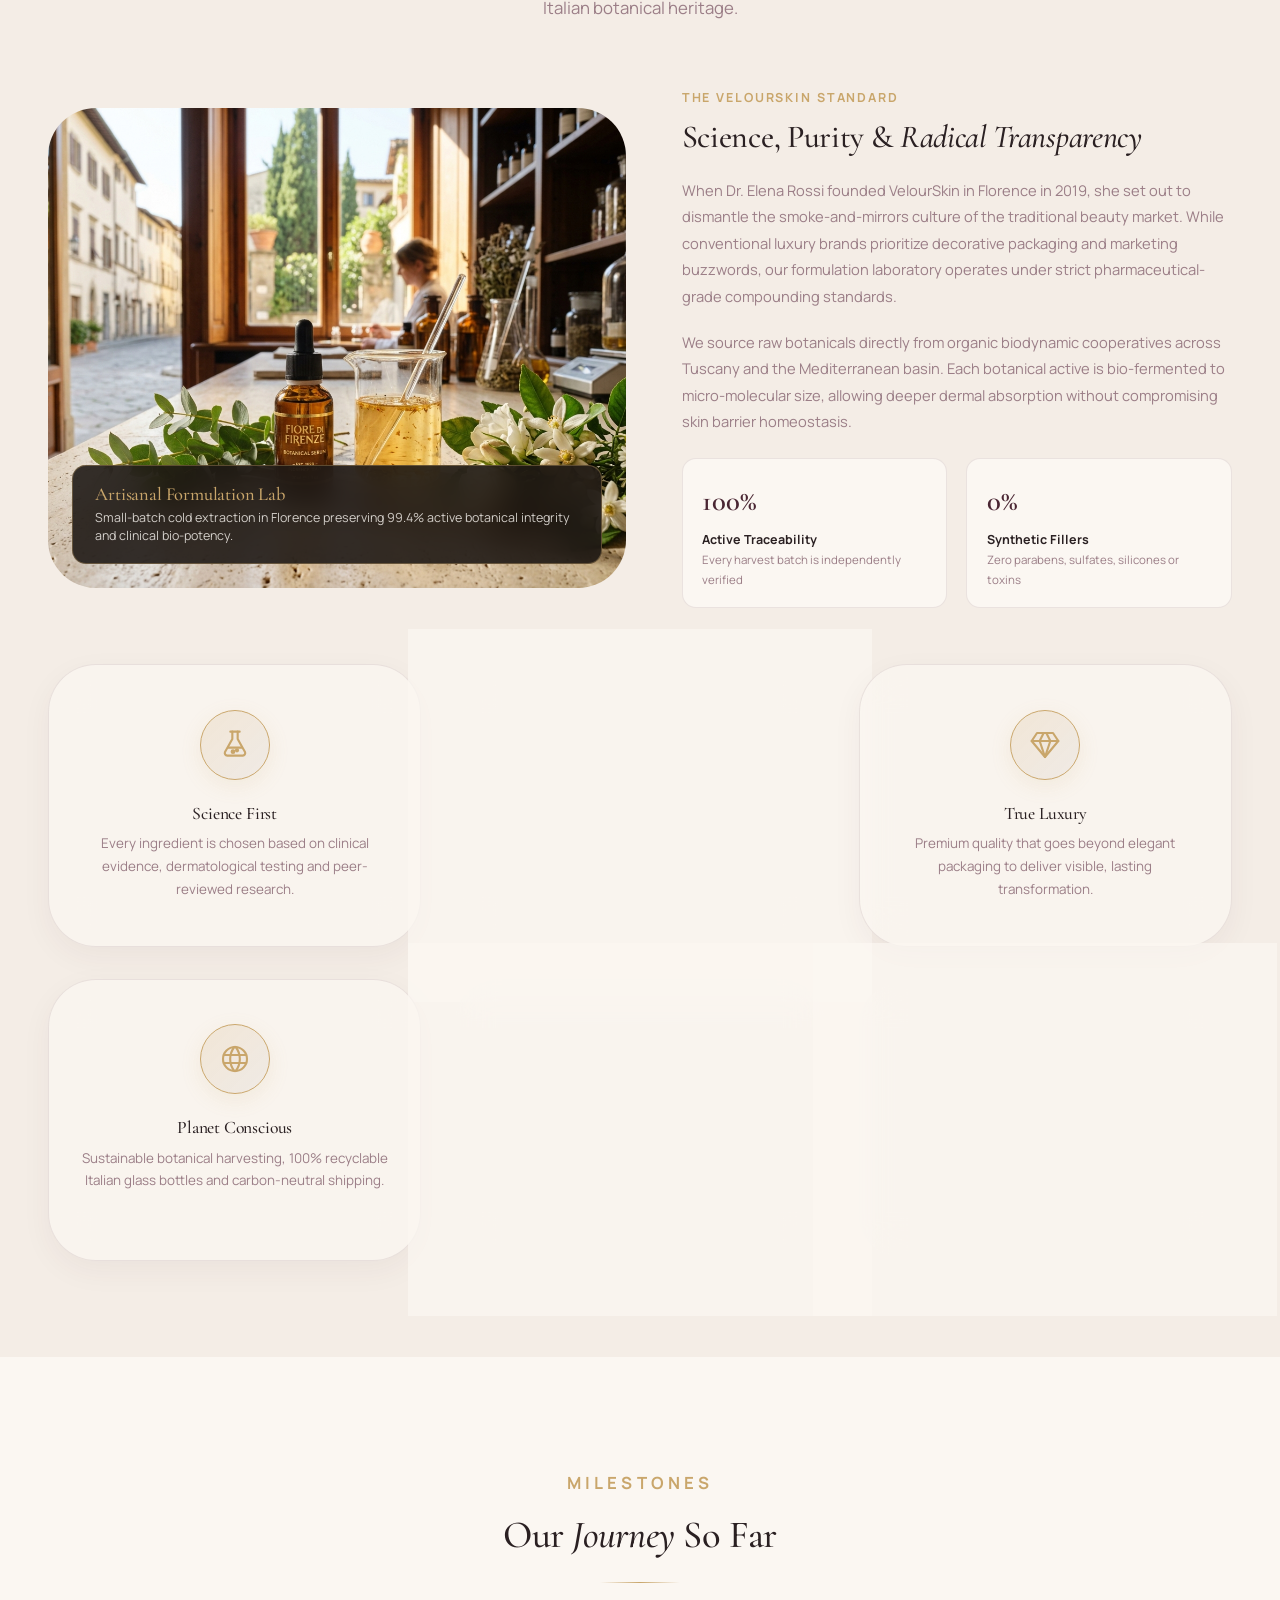
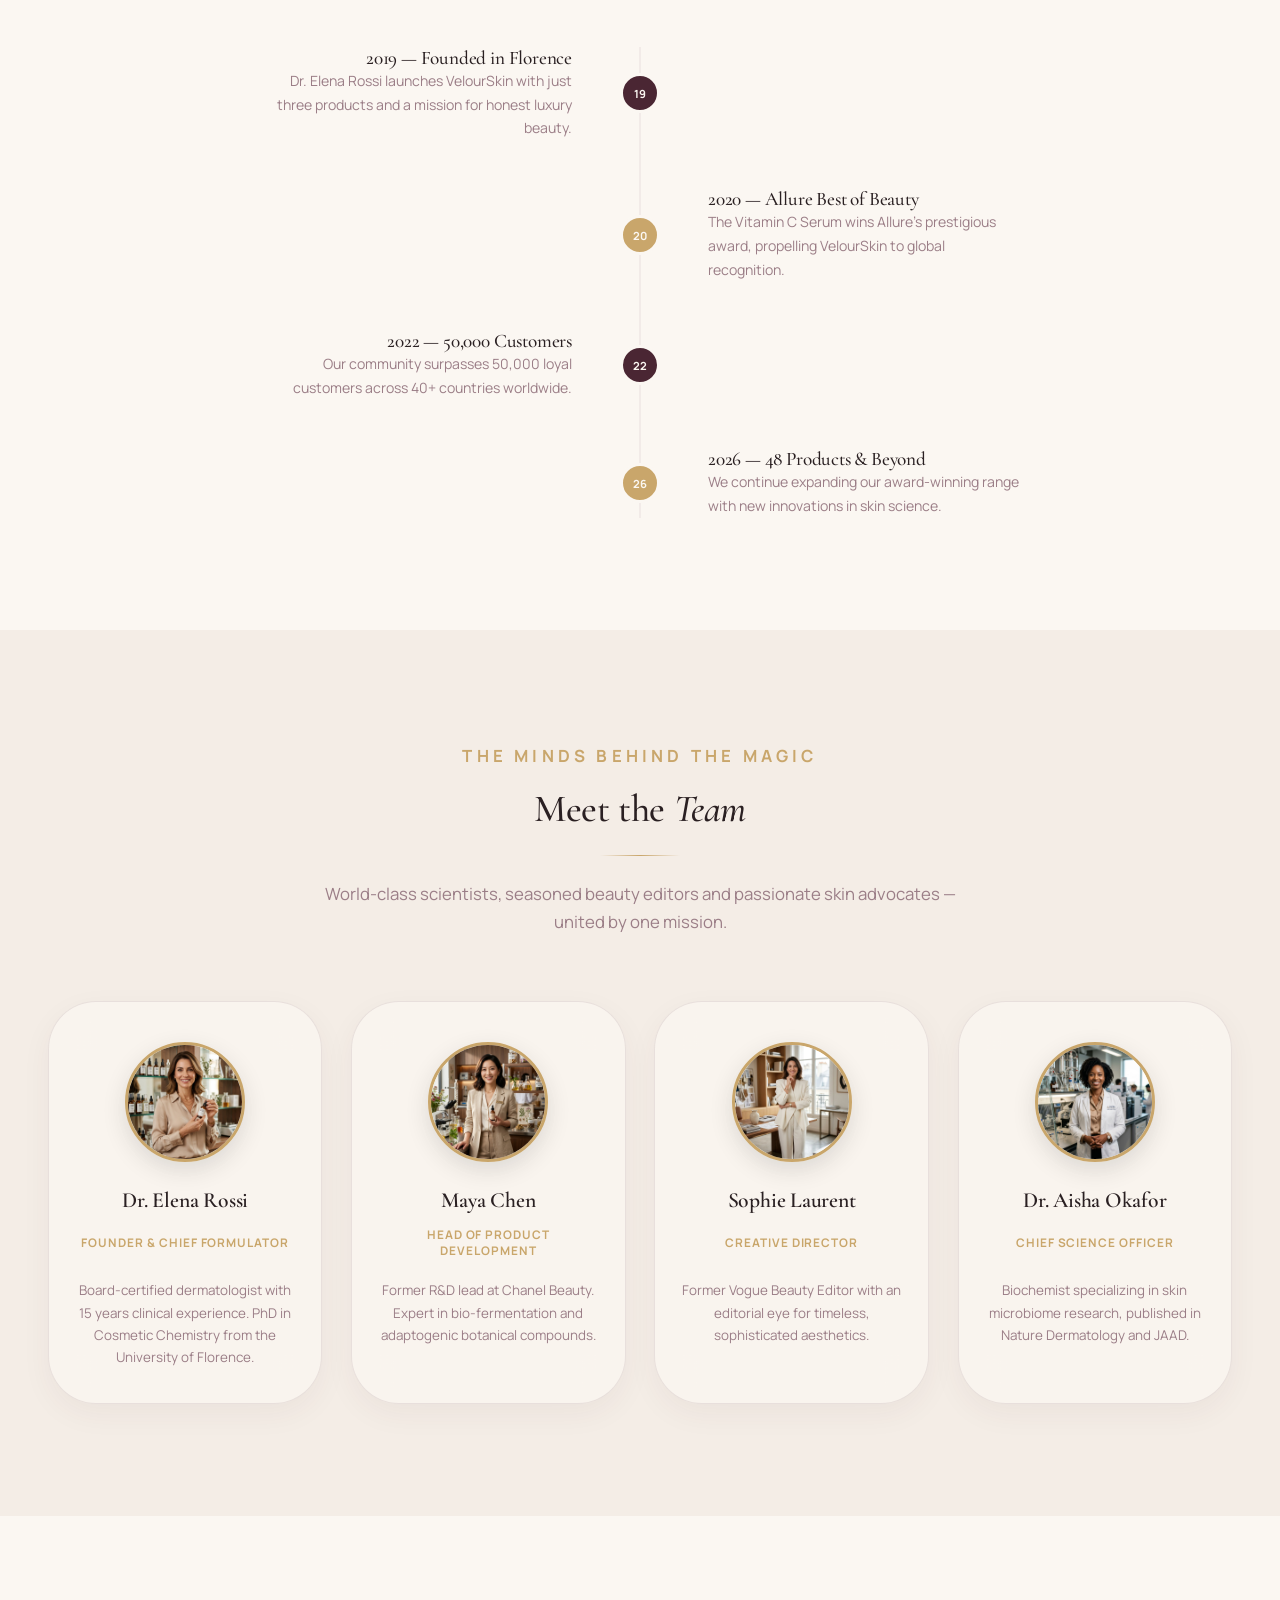
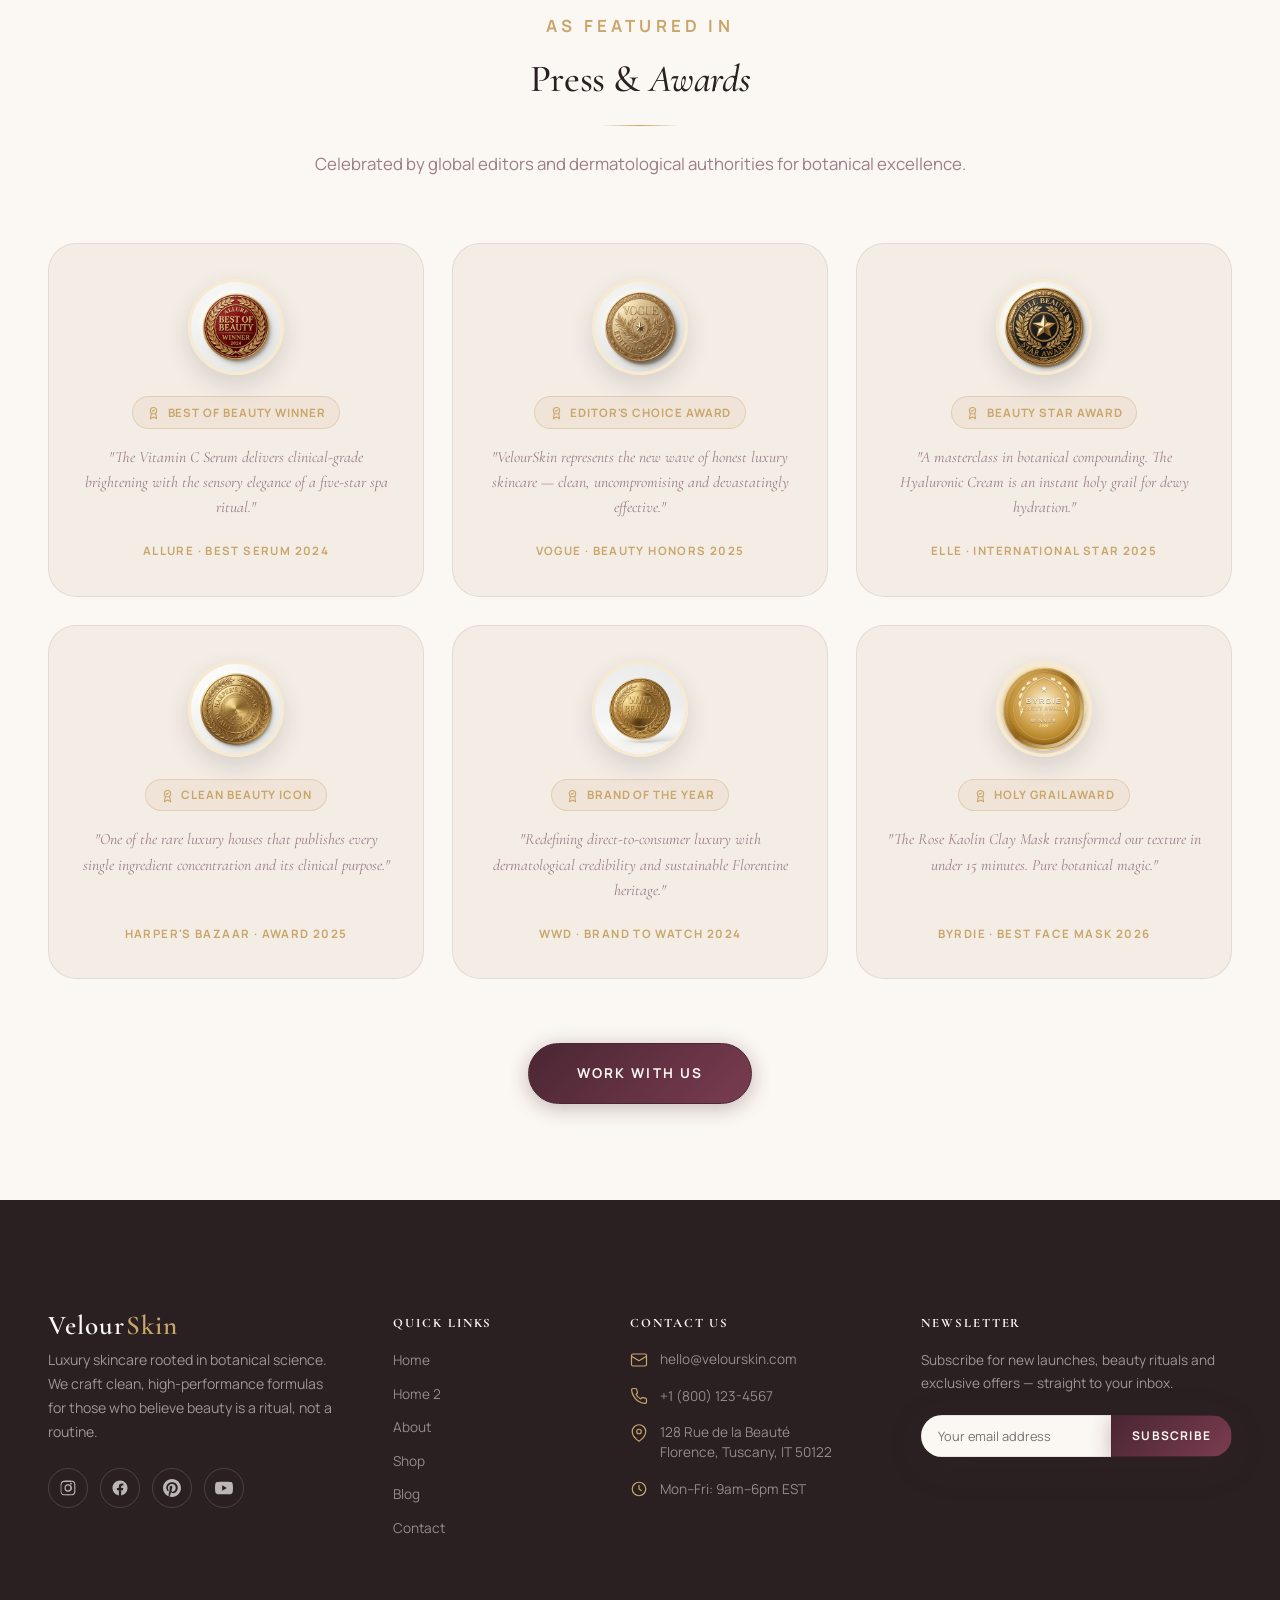
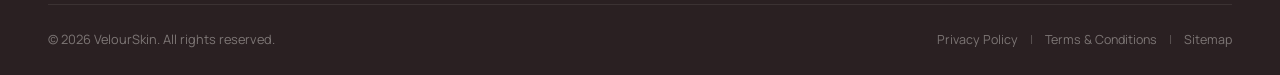
<file: about.html>
<!DOCTYPE html>
<html lang="en" dir="ltr" data-theme="light">
<head>
  <meta charset="UTF-8">
  <meta name="viewport" content="width=device-width, initial-scale=1.0">
  <meta name="description" content="The VelourSkin story — Founded by a dermatologist and beauty visionary, crafting luxury botanical skincare rooted in science and transparency.">
  <title>About VelourSkin — Our Story, Values & Team</title>
  <link rel="preconnect" href="https://fonts.googleapis.com">
  <link rel="preconnect" href="https://fonts.gstatic.com" crossorigin>
  <link href="https://fonts.googleapis.com/css2?family=Cormorant+Garamond:ital,wght@0,300;0,400;0,500;0,600;0,700;1,300;1,400;1,500&family=Manrope:wght@200;300;400;500;600;700;800&display=swap" rel="stylesheet">
  <link rel="icon" type="image/svg+xml" href="assets/images/favicon.svg">
  <link rel="apple-touch-icon" href="assets/images/favicon.svg">
  <link rel="stylesheet" href="assets/css/style.css">
  <link rel="stylesheet" href="assets/css/extended.css">
  <link rel="stylesheet" href="assets/css/icons.css">
</head>
<body>
  <div id="navMount"></div>

  <main>
    <!-- ── SECTION 1: Page Hero ─────────────────────────────── -->
    <section class="page-hero hero-about">
      <div class="page-hero-bg" style="background-image:url('assets/images/about-hero.jpg');"></div>
      <div class="page-hero-overlay"></div>
      <div class="container page-hero-content">
        <p class="subtitle page-hero-tag">Our Story</p>
        <h1>Beauty Born From <em>Conviction</em></h1>
        <p>We believe skincare should be extraordinary — not overwhelming. Rooted in botanical science and driven by a passion for real results.</p>
      </div>
    </section>

    <!-- ── SECTION 2: Brand Story ───────────────────────────── -->
    <section>
      <div class="container">
        <div class="about-story">
          <div class="reveal-left">
            <div class="about-story-image">
              <img src="assets/images/about-founder.jpg" alt="VelourSkin founder, Dr. Elena Rossi" loading="lazy" class="about-founder-img">
              <div class="about-founder-badge">
                <div class="stat-highlight-number">2019</div>
                <p>Year VelourSkin was founded in Florence, Italy</p>
              </div>
            </div>
          </div>
          <div class="reveal-right">
            <p class="subtitle">The Founder's Vision</p>
            <h2>Created with <em>Purpose</em></h2>
            <div class="section-divider" style="margin:1.5rem 0;"></div>
            <p style="font-size:1.05rem;line-height:1.9;margin-bottom:1.5rem">VelourSkin was born from a dermatologist's frustration. Dr. Elena Rossi watched patients spend thousands on luxury skincare that promised miracles but delivered disappointment. So she created something different.</p>
            <p style="margin-bottom:1.5rem">Every formula at VelourSkin begins not in a marketing boardroom, but in a lab. We ask: what does skin truly need? What concentration actually works? What ingredients deserve to be in your medicine cabinet?</p>
            <p style="margin-bottom:2rem">The answer is our entire collection — transparent, potent, luxurious, and honest. Because your skin deserves nothing less.</p>
            <blockquote style="border-left:3px solid var(--champagne);padding:1rem 1.5rem;background:var(--bg-secondary);border-radius:0 var(--radius-md) var(--radius-md) 0;font-family:var(--font-display);font-style:italic;font-size:1.2rem;margin-bottom:2rem">
              "Luxury isn't the packaging. It's knowing exactly what's inside and why it works."
              <footer style="font-size:.78rem;font-style:normal;margin-top:.5rem;color:var(--champagne)">— Dr. Elena Rossi, Founder</footer>
            </blockquote>
            <a href="services.html" class="btn btn-primary">Explore The Collection</a>
          </div>
        </div>
      </div>
    </section>

    <!-- ── SECTION 3: Values & Principles ───────────────────── -->
    <section class="principles-section" style="background:var(--bg-secondary);padding:6rem 0;">
      <div class="container">
        <div class="section-header reveal">
          <p class="subtitle">Our Principles</p>
          <h2>Crafted with Uncompromising <em>Integrity</em></h2>
          <div class="section-divider"></div>
          <p>Every formula at VelourSkin reflects an unwavering philosophy: clinical potency meets Italian botanical heritage.</p>
        </div>

        <!-- Principles Featured Story Showcase -->
        <div class="principles-story-grid">
          <div class="principles-story-image reveal-left">
            <div class="principles-story-img-box">
              <img src="assets/images/about-principles.jpg" alt="Botanical laboratory crafting pure skincare extracts in Florence" loading="lazy">
              <div class="principles-story-badge">
                <h4>Artisanal Formulation Lab</h4>
                <p>Small-batch cold extraction in Florence preserving 99.4% active botanical integrity and clinical bio-potency.</p>
              </div>
            </div>
          </div>
          <div class="principles-story-content reveal-right">
            <p class="subtitle" style="font-size:.78rem;letter-spacing:.15em;text-transform:uppercase;color:var(--champagne);margin-bottom:.5rem;">The VelourSkin Standard</p>
            <h3 style="font-size:2rem;line-height:1.3;margin-bottom:1.2rem;color:var(--text-primary);">Science, Purity &amp; <em>Radical Transparency</em></h3>
            <p style="font-size:.92rem;line-height:1.8;color:var(--text-secondary);margin-bottom:1.2rem;">
              When Dr. Elena Rossi founded VelourSkin in Florence in 2019, she set out to dismantle the smoke-and-mirrors culture of the traditional beauty market. While conventional luxury brands prioritize decorative packaging and marketing buzzwords, our formulation laboratory operates under strict pharmaceutical-grade compounding standards.
            </p>
            <p style="font-size:.92rem;line-height:1.8;color:var(--text-secondary);margin-bottom:1.5rem;">
              We source raw botanicals directly from organic biodynamic cooperatives across Tuscany and the Mediterranean basin. Each botanical active is bio-fermented to micro-molecular size, allowing deeper dermal absorption without compromising skin barrier homeostasis.
            </p>
            
            <div style="display:grid;grid-template-columns:1fr 1fr;gap:1.2rem;margin-top:1.5rem;">
              <div style="background:var(--bg-primary);border:1px solid var(--border-color);border-radius:var(--radius-md);padding:1.1rem 1.2rem;">
                <div style="font-family:var(--font-display);font-size:1.8rem;font-weight:600;color:var(--rosewood);">100%</div>
                <p style="font-size:.78rem;font-weight:700;color:var(--text-primary);margin:.2rem 0 0;">Active Traceability</p>
                <p style="font-size:.72rem;color:var(--text-secondary);margin:0;">Every harvest batch is independently verified</p>
              </div>
              <div style="background:var(--bg-primary);border:1px solid var(--border-color);border-radius:var(--radius-md);padding:1.1rem 1.2rem;">
                <div style="font-family:var(--font-display);font-size:1.8rem;font-weight:600;color:var(--rosewood);">0%</div>
                <p style="font-size:.78rem;font-weight:700;color:var(--text-primary);margin:.2rem 0 0;">Synthetic Fillers</p>
                <p style="font-size:.72rem;color:var(--text-secondary);margin:0;">Zero parabens, sulfates, silicones or toxins</p>
              </div>
            </div>
          </div>
        </div>

        <div class="about-values">
          <div class="value-card reveal reveal-delay-1">
            <div class="value-svg-icon">
              <svg viewBox="0 0 24 24" fill="none" stroke="currentColor" stroke-width="1.6" stroke-linecap="round" stroke-linejoin="round">
                <path d="M10 2v5.5L4.5 17.2A2 2 0 0 0 6.2 20h11.6a2 2 0 0 0 1.7-2.8L14 7.5V2"/>
                <path d="M8.5 2h7"/>
                <path d="M7 14h10"/>
                <circle cx="10.5" cy="17" r="1" fill="currentColor"/>
                <circle cx="13.5" cy="16" r="0.8" fill="currentColor"/>
              </svg>
            </div>
            <h4>Science First</h4>
            <p>Every ingredient is chosen based on clinical evidence, dermatological testing and peer-reviewed research.</p>
          </div>
          <div class="value-card reveal reveal-delay-2">
            <div class="value-svg-icon">
              <svg viewBox="0 0 24 24" fill="none" stroke="currentColor" stroke-width="1.6" stroke-linecap="round" stroke-linejoin="round">
                <path d="M12 2C6.5 2 2 8 2 13.5C2 18.2 5.8 22 10.5 22C17 22 22 16.5 22 10C22 4.5 16 2 12 2Z"/>
                <path d="M4 20L12 12"/>
                <path d="M12 12C12 8.5 14 5 18 3.5"/>
                <path d="M10 14C8 13.5 6 14 5 15"/>
              </svg>
            </div>
            <h4>Clean Beauty</h4>
            <p>No harmful additives, parabens, synthetic fragrances, or unnecessary fillers. Ever.</p>
          </div>
          <div class="value-card reveal reveal-delay-3">
            <div class="value-svg-icon">
              <svg viewBox="0 0 24 24" fill="none" stroke="currentColor" stroke-width="1.6" stroke-linecap="round" stroke-linejoin="round">
                <polygon points="6 3 18 3 22 9 12 21 2 9 6 3"/>
                <line x1="11" y1="3" x2="8" y2="9"/>
                <line x1="13" y1="3" x2="16" y2="9"/>
                <line x1="2" y1="9" x2="22" y2="9"/>
                <line x1="12" y1="21" x2="8" y2="9"/>
                <line x1="12" y1="21" x2="16" y2="9"/>
              </svg>
            </div>
            <h4>True Luxury</h4>
            <p>Premium quality that goes beyond elegant packaging to deliver visible, lasting transformation.</p>
          </div>
          <div class="value-card reveal reveal-delay-1">
            <div class="value-svg-icon">
              <svg viewBox="0 0 24 24" fill="none" stroke="currentColor" stroke-width="1.6" stroke-linecap="round" stroke-linejoin="round">
                <circle cx="12" cy="12" r="9"/>
                <path d="M3.6 9h16.8M3.6 15h16.8"/>
                <path d="M11.5 3a14.5 14.5 0 0 0 0 18M12.5 3a14.5 14.5 0 0 1 0 18"/>
              </svg>
            </div>
            <h4>Planet Conscious</h4>
            <p>Sustainable botanical harvesting, 100% recyclable Italian glass bottles and carbon-neutral shipping.</p>
          </div>
          <div class="value-card reveal reveal-delay-2">
            <div class="value-svg-icon">
              <svg viewBox="0 0 24 24" fill="none" stroke="currentColor" stroke-width="1.6" stroke-linecap="round" stroke-linejoin="round">
                <path d="M12 21.35l-1.45-1.32C5.4 15.36 2 12.28 2 8.5 2 5.42 4.42 3 7.5 3c1.74 0 3.41.81 4.5 2.09C13.09 3.81 14.76 3 16.5 3 19.58 3 22 5.42 22 8.5c0 3.78-3.4 6.86-8.55 11.54L12 21.35z"/>
                <path d="M12 6.5v5"/>
                <path d="M9.5 9h5"/>
              </svg>
            </div>
            <h4>Cruelty-Free</h4>
            <p>PETA certified and Leaping Bunny approved. We never test on animals and never will.</p>
          </div>
          <div class="value-card reveal reveal-delay-3">
            <div class="value-svg-icon">
              <svg viewBox="0 0 24 24" fill="none" stroke="currentColor" stroke-width="1.6" stroke-linecap="round" stroke-linejoin="round">
                <path d="M14 2H6a2 2 0 0 0-2 2v16a2 2 0 0 0 2 2h12a2 2 0 0 0 2-2V8z"/>
                <polyline points="14 2 14 8 20 8"/>
                <line x1="16" y1="13" x2="8" y2="13"/>
                <line x1="16" y1="17" x2="8" y2="17"/>
                <polyline points="10 9 9 9 8 9"/>
              </svg>
            </div>
            <h4>Radical Transparency</h4>
            <p>Full open-formula disclosures with sources, concentrations, and clinical purpose for every active.</p>
          </div>
        </div>
      </div>
    </section>

    <!-- ── SECTION 4: Journey Timeline ─────────────────────── -->
    <section>
      <div class="container">
        <div class="section-header reveal">
          <p class="subtitle">Milestones</p>
          <h2>Our <em>Journey</em> So Far</h2>
          <div class="section-divider"></div>
        </div>
        <div style="position:relative;max-width:760px;margin:0 auto;">
          <div style="position:absolute;left:50%;top:0;bottom:0;width:1px;background:var(--border-color);transform:translateX(-50%);"></div>
          <div style="display:flex;flex-direction:column;gap:3rem;">
            <div class="reveal" style="display:grid;grid-template-columns:1fr 40px 1fr;gap:1rem;align-items:center;">
              <div style="text-align:right;padding-right:2rem;">
                <h4>2019 — Founded in Florence</h4>
                <p style="font-size:.88rem">Dr. Elena Rossi launches VelourSkin with just three products and a mission for honest luxury beauty.</p>
              </div>
              <div style="width:40px;height:40px;border-radius:50%;background:var(--rosewood);border:3px solid var(--bg-primary);display:flex;align-items:center;justify-content:center;color:var(--ivory);font-size:.7rem;font-weight:700;flex-shrink:0;">19</div>
              <div></div>
            </div>
            <div class="reveal" style="display:grid;grid-template-columns:1fr 40px 1fr;gap:1rem;align-items:center;">
              <div></div>
              <div style="width:40px;height:40px;border-radius:50%;background:var(--champagne);border:3px solid var(--bg-primary);display:flex;align-items:center;justify-content:center;color:var(--ivory);font-size:.7rem;font-weight:700;flex-shrink:0;">20</div>
              <div style="padding-left:2rem;">
                <h4>2020 — Allure Best of Beauty</h4>
                <p style="font-size:.88rem">The Vitamin C Serum wins Allure's prestigious award, propelling VelourSkin to global recognition.</p>
              </div>
            </div>
            <div class="reveal" style="display:grid;grid-template-columns:1fr 40px 1fr;gap:1rem;align-items:center;">
              <div style="text-align:right;padding-right:2rem;">
                <h4>2022 — 50,000 Customers</h4>
                <p style="font-size:.88rem">Our community surpasses 50,000 loyal customers across 40+ countries worldwide.</p>
              </div>
              <div style="width:40px;height:40px;border-radius:50%;background:var(--rosewood);border:3px solid var(--bg-primary);display:flex;align-items:center;justify-content:center;color:var(--ivory);font-size:.7rem;font-weight:700;flex-shrink:0;">22</div>
              <div></div>
            </div>
            <div class="reveal" style="display:grid;grid-template-columns:1fr 40px 1fr;gap:1rem;align-items:center;">
              <div></div>
              <div style="width:40px;height:40px;border-radius:50%;background:var(--champagne);border:3px solid var(--bg-primary);display:flex;align-items:center;justify-content:center;color:var(--ivory);font-size:.7rem;font-weight:700;flex-shrink:0;">26</div>
              <div style="padding-left:2rem;">
                <h4>2026 — 48 Products & Beyond</h4>
                <p style="font-size:.88rem">We continue expanding our award-winning range with new innovations in skin science.</p>
              </div>
            </div>
          </div>
        </div>
      </div>
    </section>

    <!-- ── SECTION 5: Team ──────────────────────────────────── -->
    <section style="background:var(--bg-secondary)">
      <div class="container">
        <div class="section-header reveal">
          <p class="subtitle">The Minds Behind the Magic</p>
          <h2>Meet the <em>Team</em></h2>
          <div class="section-divider"></div>
          <p>World-class scientists, seasoned beauty editors and passionate skin advocates — united by one mission.</p>
        </div>
        <div class="team-grid">
          <div class="team-card reveal reveal-delay-1">
            <div class="team-avatar">
              <img src="assets/images/team-elena.jpg" alt="Dr. Elena Rossi" loading="lazy">
            </div>
            <h3 class="team-name">Dr. Elena Rossi</h3>
            <p class="team-role">Founder & Chief Formulator</p>
            <p class="team-desc">Board-certified dermatologist with 15 years clinical experience. PhD in Cosmetic Chemistry from the University of Florence.</p>
          </div>
          <div class="team-card reveal reveal-delay-2">
            <div class="team-avatar">
              <img src="assets/images/team-maya.jpg" alt="Maya Chen" loading="lazy">
            </div>
            <h3 class="team-name">Maya Chen</h3>
            <p class="team-role">Head of Product Development</p>
            <p class="team-desc">Former R&D lead at Chanel Beauty. Expert in bio-fermentation and adaptogenic botanical compounds.</p>
          </div>
          <div class="team-card reveal reveal-delay-3">
            <div class="team-avatar">
              <img src="assets/images/team-sophie.jpg" alt="Sophie Laurent" loading="lazy">
            </div>
            <h3 class="team-name">Sophie Laurent</h3>
            <p class="team-role">Creative Director</p>
            <p class="team-desc">Former Vogue Beauty Editor with an editorial eye for timeless, sophisticated aesthetics.</p>
          </div>
          <div class="team-card reveal reveal-delay-4">
            <div class="team-avatar">
              <img src="assets/images/team-aisha.jpg" alt="Dr. Aisha Okafor" loading="lazy">
            </div>
            <h3 class="team-name">Dr. Aisha Okafor</h3>
            <p class="team-role">Chief Science Officer</p>
            <p class="team-desc">Biochemist specializing in skin microbiome research, published in Nature Dermatology and JAAD.</p>
          </div>
        </div>
      </div>
    </section>

    <!-- ── SECTION 6: Press & Awards ───────────────────────── -->
    <section class="awards-section" style="padding:6rem 0;">
      <div class="container">
        <div class="section-header reveal">
          <p class="subtitle">As Featured In</p>
          <h2>Press &amp; <em>Awards</em></h2>
          <div class="section-divider"></div>
          <p>Celebrated by global editors and dermatological authorities for botanical excellence.</p>
        </div>

        <div class="awards-grid reveal">
          <!-- Allure -->
          <div class="award-card">
            <div class="award-seal-wrap">
              <img src="assets/images/award-allure.jpg" alt="Allure Best of Beauty Award Seal" class="award-seal-img" loading="lazy">
            </div>
            <div class="award-badge-seal">
              <svg viewBox="0 0 24 24" fill="none" stroke="currentColor" stroke-width="1.8" stroke-linecap="round" stroke-linejoin="round"><circle cx="12" cy="9" r="5"/><path d="M8.6 13.4 7 22l5-2.8L17 22l-1.6-8.6"/><path d="M10 9l1.2 1.2L13.5 8"/></svg>
              Best of Beauty Winner
            </div>
            <blockquote class="award-quote">"The Vitamin C Serum delivers clinical-grade brightening with the sensory elegance of a five-star spa ritual."</blockquote>
            <p style="font-size:.72rem;letter-spacing:.12em;text-transform:uppercase;color:var(--champagne);font-weight:700;margin-top:.8rem;">Allure · Best Serum 2024</p>
          </div>

          <!-- Vogue -->
          <div class="award-card">
            <div class="award-seal-wrap">
              <img src="assets/images/award-vogue.jpg" alt="Vogue Editor's Choice Award Medallion" class="award-seal-img" loading="lazy">
            </div>
            <div class="award-badge-seal">
              <svg viewBox="0 0 24 24" fill="none" stroke="currentColor" stroke-width="1.8" stroke-linecap="round" stroke-linejoin="round"><circle cx="12" cy="9" r="5"/><path d="M8.6 13.4 7 22l5-2.8L17 22l-1.6-8.6"/><path d="M10 9l1.2 1.2L13.5 8"/></svg>
              Editor's Choice Award
            </div>
            <blockquote class="award-quote">"VelourSkin represents the new wave of honest luxury skincare — clean, uncompromising and devastatingly effective."</blockquote>
            <p style="font-size:.72rem;letter-spacing:.12em;text-transform:uppercase;color:var(--champagne);font-weight:700;margin-top:.8rem;">Vogue · Beauty Honors 2025</p>
          </div>

          <!-- ELLE -->
          <div class="award-card">
            <div class="award-seal-wrap">
              <img src="assets/images/award-elle.jpg" alt="Elle Beauty Star Award Medallion" class="award-seal-img" loading="lazy">
            </div>
            <div class="award-badge-seal">
              <svg viewBox="0 0 24 24" fill="none" stroke="currentColor" stroke-width="1.8" stroke-linecap="round" stroke-linejoin="round"><circle cx="12" cy="9" r="5"/><path d="M8.6 13.4 7 22l5-2.8L17 22l-1.6-8.6"/><path d="M10 9l1.2 1.2L13.5 8"/></svg>
              Beauty Star Award
            </div>
            <blockquote class="award-quote">"A masterclass in botanical compounding. The Hyaluronic Cream is an instant holy grail for dewy hydration."</blockquote>
            <p style="font-size:.72rem;letter-spacing:.12em;text-transform:uppercase;color:var(--champagne);font-weight:700;margin-top:.8rem;">ELLE · International Star 2025</p>
          </div>

          <!-- Harper's Bazaar -->
          <div class="award-card">
            <div class="award-seal-wrap">
              <img src="assets/images/award-harpers.jpg" alt="Harper's Bazaar Beauty Award Seal" class="award-seal-img" loading="lazy">
            </div>
            <div class="award-badge-seal">
              <svg viewBox="0 0 24 24" fill="none" stroke="currentColor" stroke-width="1.8" stroke-linecap="round" stroke-linejoin="round"><circle cx="12" cy="9" r="5"/><path d="M8.6 13.4 7 22l5-2.8L17 22l-1.6-8.6"/><path d="M10 9l1.2 1.2L13.5 8"/></svg>
              Clean Beauty Icon
            </div>
            <blockquote class="award-quote">"One of the rare luxury houses that publishes every single ingredient concentration and its clinical purpose."</blockquote>
            <p style="font-size:.72rem;letter-spacing:.12em;text-transform:uppercase;color:var(--champagne);font-weight:700;margin-top:.8rem;">Harper's Bazaar · Award 2025</p>
          </div>

          <!-- WWD -->
          <div class="award-card">
            <div class="award-seal-wrap">
              <img src="assets/images/award-wwd.jpg" alt="WWD Beauty Awards Medal" class="award-seal-img" loading="lazy">
            </div>
            <div class="award-badge-seal">
              <svg viewBox="0 0 24 24" fill="none" stroke="currentColor" stroke-width="1.8" stroke-linecap="round" stroke-linejoin="round"><circle cx="12" cy="9" r="5"/><path d="M8.6 13.4 7 22l5-2.8L17 22l-1.6-8.6"/><path d="M10 9l1.2 1.2L13.5 8"/></svg>
              Brand of the Year
            </div>
            <blockquote class="award-quote">"Redefining direct-to-consumer luxury with dermatological credibility and sustainable Florentine heritage."</blockquote>
            <p style="font-size:.72rem;letter-spacing:.12em;text-transform:uppercase;color:var(--champagne);font-weight:700;margin-top:.8rem;">WWD · Brand to Watch 2024</p>
          </div>

          <!-- Byrdie -->
          <div class="award-card">
            <div class="award-seal-wrap">
              <img src="assets/images/award-byrdie.svg" alt="Byrdie Beauty Awards Medal" class="award-seal-img" loading="lazy">
            </div>
            <div class="award-badge-seal">
              <svg viewBox="0 0 24 24" fill="none" stroke="currentColor" stroke-width="1.8" stroke-linecap="round" stroke-linejoin="round"><circle cx="12" cy="9" r="5"/><path d="M8.6 13.4 7 22l5-2.8L17 22l-1.6-8.6"/><path d="M10 9l1.2 1.2L13.5 8"/></svg>
              Holy Grail Award
            </div>
            <blockquote class="award-quote">"The Rose Kaolin Clay Mask transformed our texture in under 15 minutes. Pure botanical magic."</blockquote>
            <p style="font-size:.72rem;letter-spacing:.12em;text-transform:uppercase;color:var(--champagne);font-weight:700;margin-top:.8rem;">Byrdie · Best Face Mask 2026</p>
          </div>
        </div>
        <div class="text-center" style="margin-top:4rem">
          <a href="contact.html" class="btn btn-primary btn-lg">Work With Us</a>
        </div>
      </div>
    </section>
  </main>

  <div id="footerMount"></div>
  <script src="assets/js/components.js"></script>
  <script src="assets/js/main.js"></script>
</body>
</html>
</file>
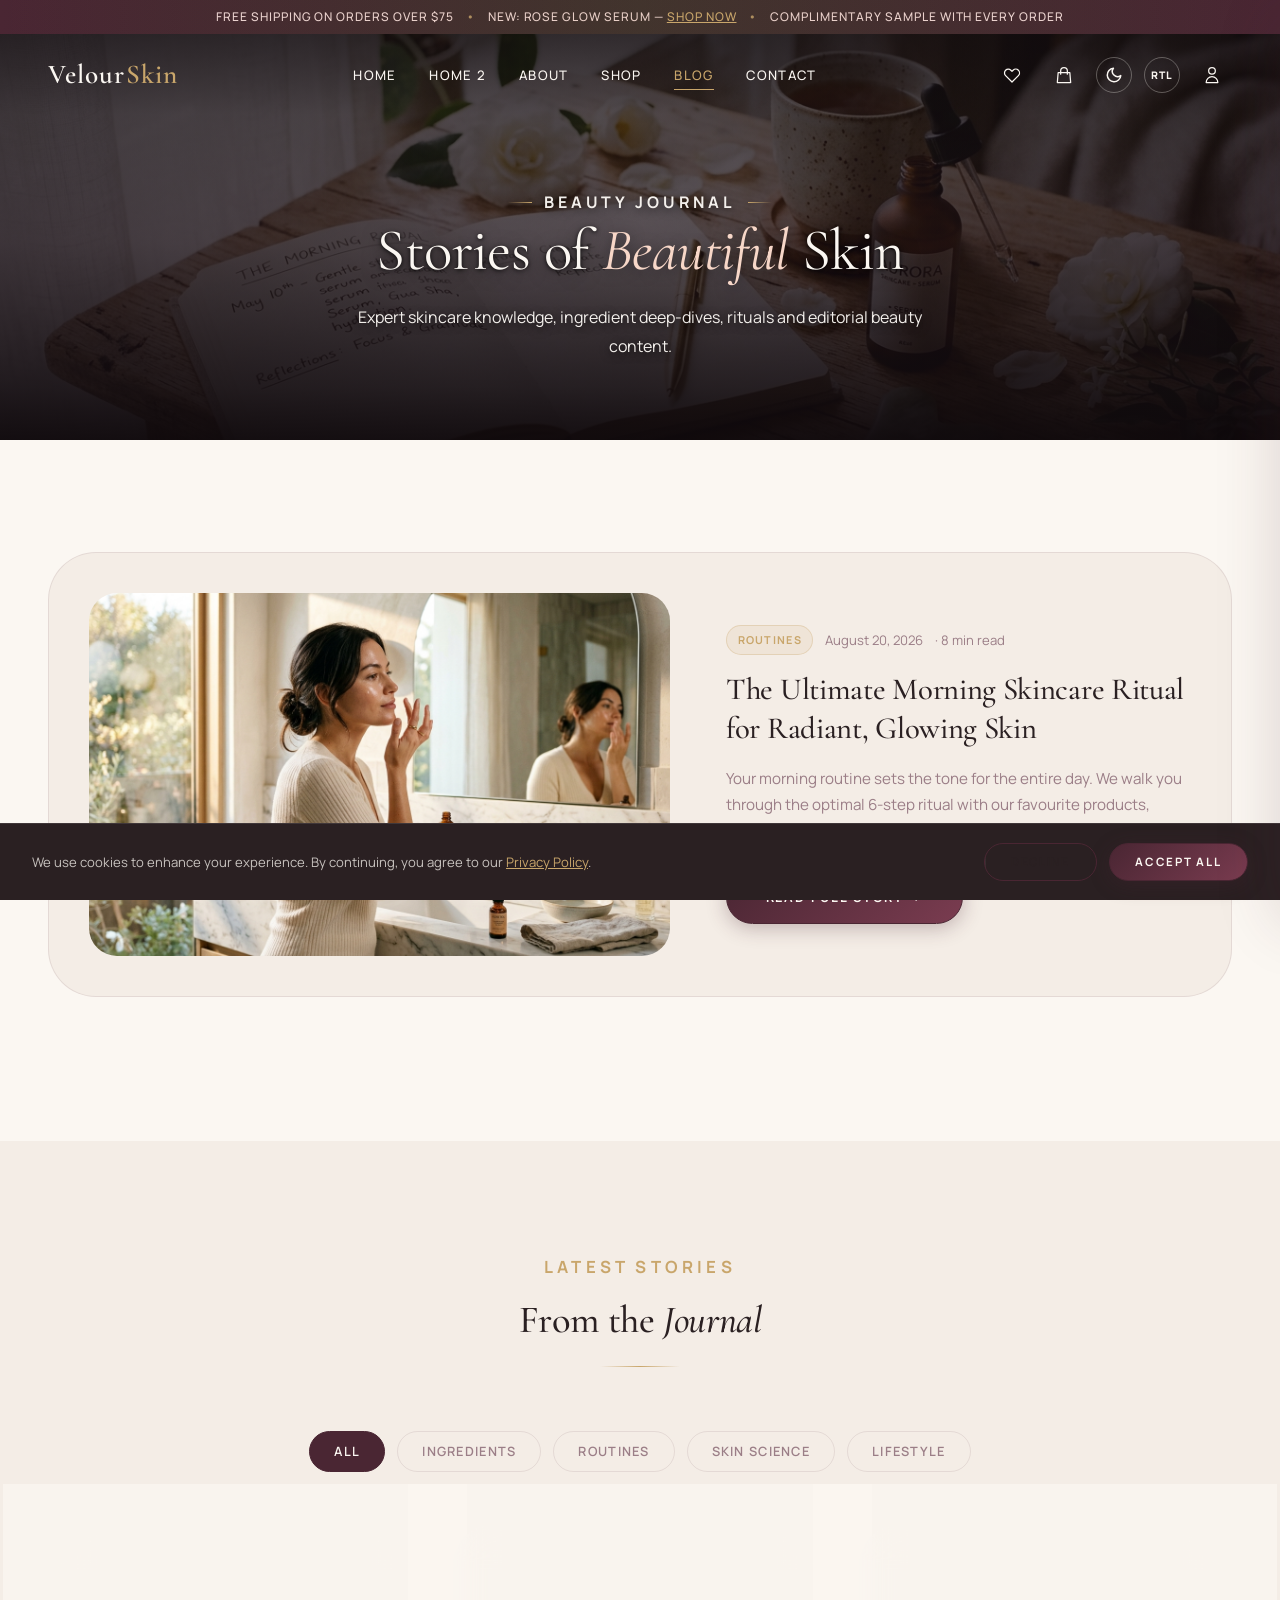
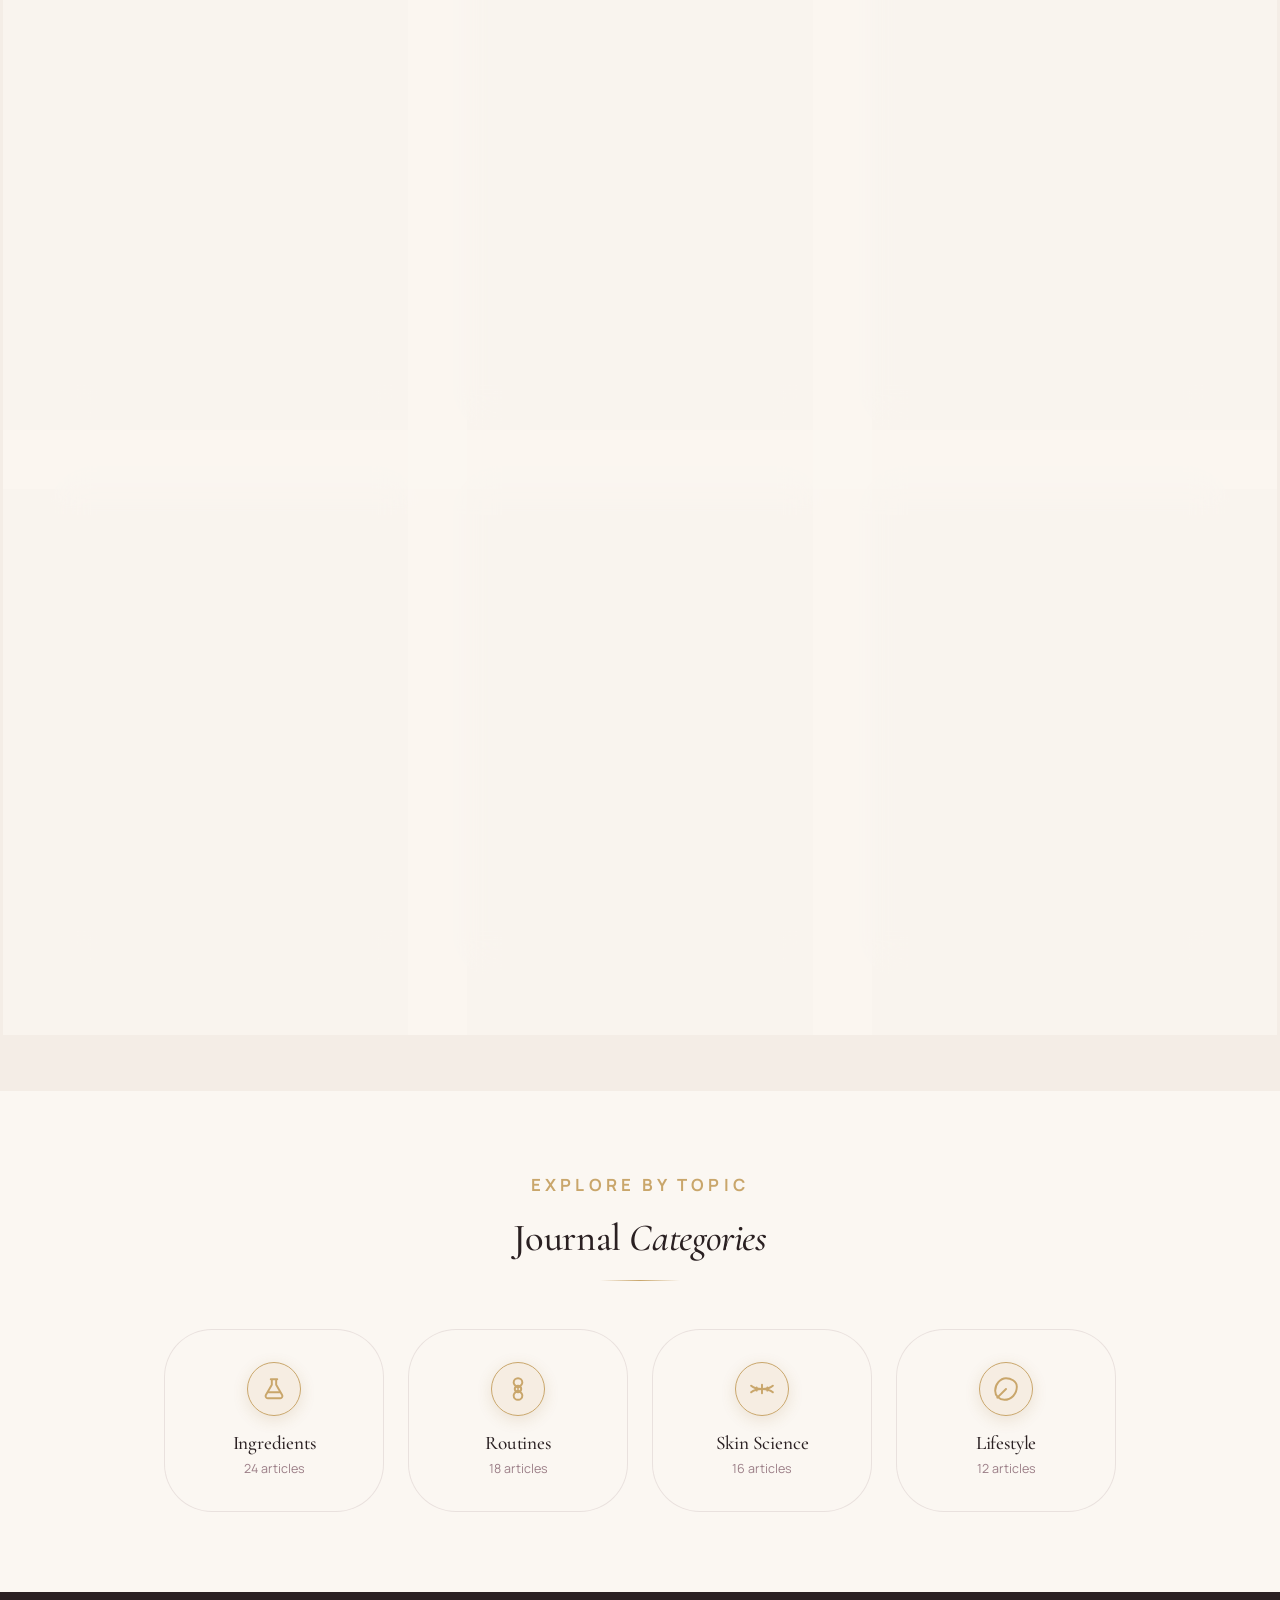
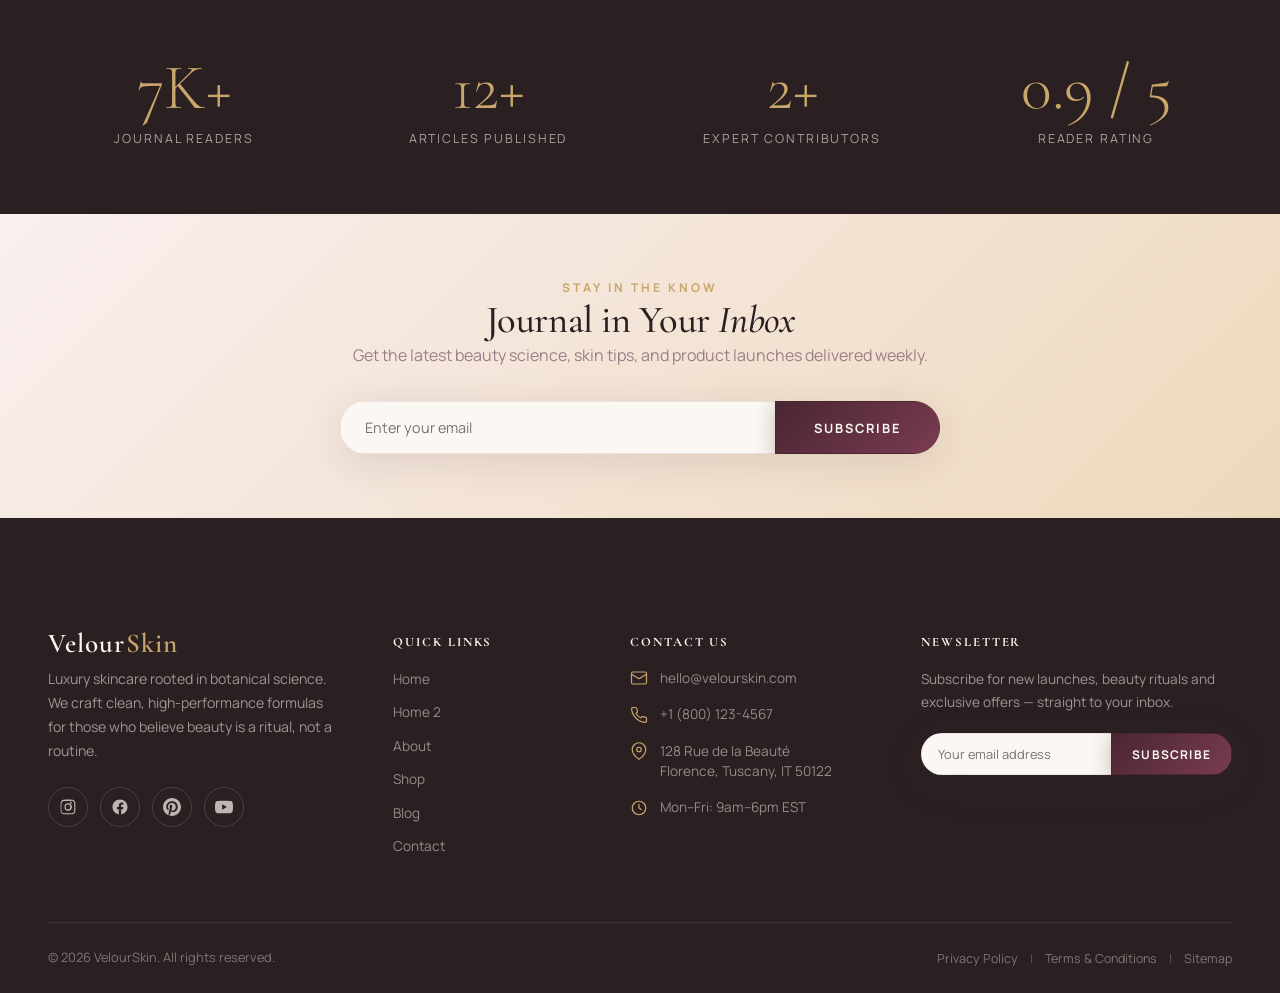
<file: blog.html>
<!DOCTYPE html>
<html lang="en" dir="ltr" data-theme="light">
<head>
  <meta charset="UTF-8">
  <meta name="viewport" content="width=device-width, initial-scale=1.0">
  <meta name="description" content="VelourSkin Beauty Journal — Expert skincare tips, ingredient guides, tutorials and beauty editorial content.">
  <title>Beauty Journal — VelourSkin Skincare Blog</title>
  <link rel="preconnect" href="https://fonts.googleapis.com">
  <link rel="preconnect" href="https://fonts.gstatic.com" crossorigin>
  <link href="https://fonts.googleapis.com/css2?family=Cormorant+Garamond:ital,wght@0,300;0,400;0,500;0,600;0,700;1,300;1,400;1,500&family=Manrope:wght@200;300;400;500;600;700;800&display=swap" rel="stylesheet">
  <link rel="icon" type="image/svg+xml" href="assets/images/favicon.svg">
  <link rel="apple-touch-icon" href="assets/images/favicon.svg">
  <link rel="stylesheet" href="assets/css/style.css">
  <link rel="stylesheet" href="assets/css/extended.css">
  <link rel="stylesheet" href="assets/css/icons.css">
</head>
<body>
  <div id="navMount"></div>

  <main>
    <!-- ── SECTION 1: Blog Hero ─────────────────────────────── -->
    <section class="page-hero hero-blog">
      <div class="page-hero-bg" style="background-image:url('assets/images/blog-hero-banner.jpg');"></div>
      <div class="page-hero-overlay"></div>
      <div class="container page-hero-content">
        <p class="subtitle page-hero-tag">Beauty Journal</p>
        <h1>Stories of <em>Beautiful</em> Skin</h1>
        <p>Expert skincare knowledge, ingredient deep-dives, rituals and editorial beauty content.</p>
      </div>
    </section>

    <!-- ── SECTION 2: Featured Post ─────────────────────────── -->
    <section>
      <div class="container">
        <div class="blog-featured-post reveal">
          <div class="blog-featured-media">
            <a href="blog-details.html?id=morning-skincare-ritual">
              <img src="assets/images/blog-morning-ritual.jpg" alt="Featured: The Ultimate Morning Skincare Routine" loading="eager">
            </a>
          </div>
          <div class="blog-featured-content">
            <div class="blog-featured-meta">
              <span class="blog-card-tag">Routines</span>
              <span class="blog-featured-date">August 20, 2026</span>
              <span class="blog-featured-read">· 8 min read</span>
            </div>
            <h2 class="blog-featured-title">
              <a href="blog-details.html?id=morning-skincare-ritual">The Ultimate Morning Skincare Ritual for Radiant, Glowing Skin</a>
            </h2>
            <p class="blog-featured-desc">Your morning routine sets the tone for the entire day. We walk you through the optimal 6-step ritual with our favourite products, layering secrets and pro tips from our Chief Formulator.</p>
            <a href="blog-details.html?id=morning-skincare-ritual" class="btn btn-primary blog-featured-btn">Read Full Story →</a>
          </div>
        </div>
      </div>
    </section>

    <!-- ── SECTION 3: Blog Grid ──────────────────────────────── -->
    <section style="background:var(--bg-secondary)">
      <div class="container">
        <div class="section-header reveal">
          <p class="subtitle">Latest Stories</p>
          <h2>From the <em>Journal</em></h2>
          <div class="section-divider"></div>
        </div>

        <!-- Category Filters -->
        <div class="skin-type-tabs reveal">
          <button class="skin-tab active" onclick="filterBlog('all', this)">All</button>
          <button class="skin-tab" onclick="filterBlog('Ingredients', this)">Ingredients</button>
          <button class="skin-tab" onclick="filterBlog('Routines', this)">Routines</button>
          <button class="skin-tab" onclick="filterBlog('Skin Science', this)">Skin Science</button>
          <button class="skin-tab" onclick="filterBlog('Lifestyle', this)">Lifestyle</button>
        </div>

        <div class="blog-grid-container">
          <article class="blog-card reveal reveal-delay-1" data-category="Ingredients">
            <div class="blog-card-image">
              <a href="blog-details.html?id=vit-c-guide">
                <img src="assets/images/blog-vitc-guide.jpg" alt="Vitamin C Guide" loading="lazy">
              </a>
            </div>
            <div class="blog-card-body">
              <div>
                <div class="blog-card-meta">
                  <span class="blog-card-tag">Ingredients</span>
                  <span class="blog-card-date">Aug 15, 2026</span>
                </div>
                <h3 class="blog-card-title"><a href="blog-details.html?id=vit-c-guide">The Definitive Guide to Vitamin C Serums: Concentrations &amp; Results</a></h3>
                <p class="blog-card-excerpt">Not all Vitamin C is created equal. We break down L-Ascorbic Acid science, stability challenges, and choosing the right formula.</p>
              </div>
              <a href="blog-details.html?id=vit-c-guide" class="blog-card-readmore">Read Story <span>→</span></a>
            </div>
          </article>

          <article class="blog-card reveal reveal-delay-2" data-category="Skin Science">
            <div class="blog-card-image">
              <a href="blog-details.html?id=hyaluronic-acid-guide">
                <img src="assets/images/blog-ha-guide.jpg" alt="Hyaluronic Acid Deep Dive" loading="lazy">
              </a>
            </div>
            <div class="blog-card-body">
              <div>
                <div class="blog-card-meta">
                  <span class="blog-card-tag">Skin Science</span>
                  <span class="blog-card-date">Aug 10, 2026</span>
                </div>
                <h3 class="blog-card-title"><a href="blog-details.html?id=hyaluronic-acid-guide">Hyaluronic Acid: Why Molecular Weight Matters More Than You Think</a></h3>
                <p class="blog-card-excerpt">Single-weight HA only scratches the surface. We explain how our multi-weight formula reaches every layer for lasting hydration.</p>
              </div>
              <a href="blog-details.html?id=hyaluronic-acid-guide" class="blog-card-readmore">Read Story <span>→</span></a>
            </div>
          </article>

          <article class="blog-card reveal reveal-delay-3" data-category="Routines">
            <div class="blog-card-image">
              <a href="blog-details.html?id=clay-mask-guide">
                <img src="assets/images/blog-clay-mask.jpg" alt="Clay Mask Benefits" loading="lazy">
              </a>
            </div>
            <div class="blog-card-body">
              <div>
                <div class="blog-card-meta">
                  <span class="blog-card-tag">Routines</span>
                  <span class="blog-card-date">Aug 5, 2026</span>
                </div>
                <h3 class="blog-card-title"><a href="blog-details.html?id=clay-mask-guide">How to Use a Clay Mask Without Destroying Your Skin Barrier</a></h3>
                <p class="blog-card-excerpt">Clay masks are powerful — but misused, they strip essential moisture. Learn the proper application technique and post-mask care.</p>
              </div>
              <a href="blog-details.html?id=clay-mask-guide" class="blog-card-readmore">Read Story <span>→</span></a>
            </div>
          </article>

          <article class="blog-card reveal reveal-delay-1" data-category="Skin Science">
            <div class="blog-card-image">
              <a href="blog-details.html?id=sunscreen-guide">
                <img src="assets/images/blog-sunscreen-guide.jpg" alt="Sunscreen Guide" loading="lazy">
              </a>
            </div>
            <div class="blog-card-body">
              <div>
                <div class="blog-card-meta">
                  <span class="blog-card-tag">Skin Science</span>
                  <span class="blog-card-date">July 28, 2026</span>
                </div>
                <h3 class="blog-card-title"><a href="blog-details.html?id=sunscreen-guide">Mineral vs. Chemical Sunscreen: Which is Actually Better for You?</a></h3>
                <p class="blog-card-excerpt">We settle the debate once and for all with an evidence-based comparison of ingredients, efficacy, and skin compatibility.</p>
              </div>
              <a href="blog-details.html?id=sunscreen-guide" class="blog-card-readmore">Read Story <span>→</span></a>
            </div>
          </article>

          <article class="blog-card reveal reveal-delay-2" data-category="Ingredients">
            <div class="blog-card-image">
              <a href="blog-details.html?id=retinol-guide">
                <img src="assets/images/blog-retinol-guide.jpg" alt="Retinol Guide" loading="lazy">
              </a>
            </div>
            <div class="blog-card-body">
              <div>
                <div class="blog-card-meta">
                  <span class="blog-card-tag">Ingredients</span>
                  <span class="blog-card-date">July 20, 2026</span>
                </div>
                <h3 class="blog-card-title"><a href="blog-details.html?id=retinol-guide">Retinol for Beginners: Starting Slow, Going Strong</a></h3>
                <p class="blog-card-excerpt">Retinol is scientifically proven for anti-aging. But starting incorrectly causes irritation. Here is your fail-proof beginner plan.</p>
              </div>
              <a href="blog-details.html?id=retinol-guide" class="blog-card-readmore">Read Story <span>→</span></a>
            </div>
          </article>

          <article class="blog-card reveal reveal-delay-3" data-category="Lifestyle">
            <div class="blog-card-image">
              <a href="blog-details.html?id=evening-ritual-guide">
                <img src="assets/images/skincare-routine.jpg" alt="Evening Routine" loading="lazy">
              </a>
            </div>
            <div class="blog-card-body">
              <div>
                <div class="blog-card-meta">
                  <span class="blog-card-tag">Lifestyle</span>
                  <span class="blog-card-date">July 15, 2026</span>
                </div>
                <h3 class="blog-card-title"><a href="blog-details.html?id=evening-ritual-guide">The Art of the Evening Ritual: A Sensory Guide to Night Skincare</a></h3>
                <p class="blog-card-excerpt">Your evening routine isn't just skincare — it's self-care. Transform your nightly ritual into a practice that nourishes mind &amp; skin.</p>
              </div>
              <a href="blog-details.html?id=evening-ritual-guide" class="blog-card-readmore">Read Story <span>→</span></a>
            </div>
          </article>
        </div>
      </div>
    </section>

    <!-- ── SECTION 4: Categories (Explore by Topic - 100% Center Aligned) ── -->
    <section style="padding: 5rem 0;">
      <div class="container text-center">
        <div class="section-header reveal text-center" style="text-align:center;margin-bottom:3rem;">
          <p class="subtitle" style="text-align:center;">Explore by Topic</p>
          <h2 style="text-align:center;">Journal <em>Categories</em></h2>
          <div class="section-divider" style="margin:1.25rem auto;"></div>
        </div>
        <div class="topic-grid reveal" style="display:flex;justify-content:center;gap:1.5rem;flex-wrap:wrap;max-width:960px;margin:0 auto;">
          <div class="topic-card" onclick="filterBlog('Ingredients')" style="flex:1 1 200px;max-width:220px;border:1px solid var(--border-color);border-radius:var(--radius-xl);padding:2rem 1.5rem;text-align:center;cursor:pointer;background:var(--glass-bg);transition:all .3s;">
            <div class="cat-svg-icon" style="width:54px;height:54px;border-radius:50%;background:rgba(201,166,107,0.12);border:1px solid var(--champagne);display:flex;align-items:center;justify-content:center;margin:0 auto 1rem;color:var(--champagne);"><svg viewBox="0 0 24 24" fill="none" stroke="currentColor" stroke-width="1.5" stroke-linecap="round" stroke-linejoin="round" width="24" height="24"><path d="M9 3h6M10 3v5l-5.5 9.5A2 2 0 0 0 6.2 20.5h11.6a2 2 0 0 0 1.7-3L14 8V3"/><path d="M7 15h10"/></svg></div>
            <h4 style="margin-bottom:.25rem;font-family:var(--font-display);font-size:1.2rem;">Ingredients</h4>
            <p style="font-size:.78rem;color:var(--text-secondary)">24 articles</p>
          </div>
          <div class="topic-card" onclick="filterBlog('Routines')" style="flex:1 1 200px;max-width:220px;border:1px solid var(--border-color);border-radius:var(--radius-xl);padding:2rem 1.5rem;text-align:center;cursor:pointer;background:var(--glass-bg);transition:all .3s;">
            <div class="cat-svg-icon" style="width:54px;height:54px;border-radius:50%;background:rgba(201,166,107,0.12);border:1px solid var(--champagne);display:flex;align-items:center;justify-content:center;margin:0 auto 1rem;color:var(--champagne);"><svg viewBox="0 0 24 24" fill="none" stroke="currentColor" stroke-width="1.5" stroke-linecap="round" stroke-linejoin="round" width="24" height="24"><circle cx="12" cy="12" r="3"/><path d="M12 2a4 4 0 0 0-4 4c0 2 4 5 4 5s4-3 4-5a4 4 0 0 0-4-4zM12 22a4 4 0 0 0 4-4c0-2-4-5-4-5s-4 3-4 5a4 4 0 0 0 4 4z"/></svg></div>
            <h4 style="margin-bottom:.25rem;font-family:var(--font-display);font-size:1.2rem;">Routines</h4>
            <p style="font-size:.78rem;color:var(--text-secondary)">18 articles</p>
          </div>
          <div class="topic-card" onclick="filterBlog('Skin Science')" style="flex:1 1 200px;max-width:220px;border:1px solid var(--border-color);border-radius:var(--radius-xl);padding:2rem 1.5rem;text-align:center;cursor:pointer;background:var(--glass-bg);transition:all .3s;">
            <div class="cat-svg-icon" style="width:54px;height:54px;border-radius:50%;background:rgba(201,166,107,0.12);border:1px solid var(--champagne);display:flex;align-items:center;justify-content:center;margin:0 auto 1rem;color:var(--champagne);"><svg viewBox="0 0 24 24" fill="none" stroke="currentColor" stroke-width="1.5" stroke-linecap="round" stroke-linejoin="round" width="24" height="24"><path d="M2 15c6.667-6 13.333 0 20-6M2 9c6.667 6 13.333 0 20 6"/><path d="M7 10.5v3M12 8v8M17 10.5v3"/></svg></div>
            <h4 style="margin-bottom:.25rem;font-family:var(--font-display);font-size:1.2rem;">Skin Science</h4>
            <p style="font-size:.78rem;color:var(--text-secondary)">16 articles</p>
          </div>
          <div class="topic-card" onclick="filterBlog('Lifestyle')" style="flex:1 1 200px;max-width:220px;border:1px solid var(--border-color);border-radius:var(--radius-xl);padding:2rem 1.5rem;text-align:center;cursor:pointer;background:var(--glass-bg);transition:all .3s;">
            <div class="cat-svg-icon" style="width:54px;height:54px;border-radius:50%;background:rgba(201,166,107,0.12);border:1px solid var(--champagne);display:flex;align-items:center;justify-content:center;margin:0 auto 1rem;color:var(--champagne);"><svg viewBox="0 0 24 24" fill="none" stroke="currentColor" stroke-width="1.5" stroke-linecap="round" stroke-linejoin="round" width="24" height="24"><path d="M12 2C6.5 2 2 8 2 13.5C2 18.2 5.8 22 10.5 22C17 22 22 16.5 22 10C22 4.5 16 2 12 2Z"/><path d="M4 20L12 12"/></svg></div>
            <h4 style="margin-bottom:.25rem;font-family:var(--font-display);font-size:1.2rem;">Lifestyle</h4>
            <p style="font-size:.78rem;color:var(--text-secondary)">12 articles</p>
          </div>
        </div>
      </div>
    </section>

    <!-- ── SECTION 5: Stats Section (Moved Above Newsletter Section) ── -->
    <section class="section-sm" style="background:var(--espresso)">
      <div class="container">
        <div class="stats-grid reveal">
          <div class="text-center">
            <div class="stat-value" data-count="68" data-suffix="K+">0</div>
            <p class="stat-label">Journal Readers</p>
          </div>
          <div class="text-center">
            <div class="stat-value" data-count="112" data-suffix="+">0</div>
            <p class="stat-label">Articles Published</p>
          </div>
          <div class="text-center">
            <div class="stat-value" data-count="18" data-suffix="+">0</div>
            <p class="stat-label">Expert Contributors</p>
          </div>
          <div class="text-center">
            <div class="stat-value" data-count="4" data-suffix=".9 / 5">0</div>
            <p class="stat-label">Reader Rating</p>
          </div>
        </div>
      </div>
    </section>

    <!-- ── SECTION 6: Newsletter ("Stay in the Know") ───────── -->
    <section class="newsletter-section section-sm">
      <div class="container">
        <div class="newsletter-inner reveal">
          <p class="subtitle">Stay in the Know</p>
          <h2>Journal in Your <em>Inbox</em></h2>
          <p>Get the latest beauty science, skin tips, and product launches delivered weekly.</p>
          <form class="newsletter-form" novalidate>
            <input type="email" class="newsletter-input" placeholder="Enter your email" required aria-label="Email">
            <button type="submit" class="btn btn-primary">Subscribe</button>
          </form>
        </div>
      </div>
    </section>
  </main>

  <div id="footerMount"></div>
  <script src="assets/js/components.js"></script>
  <script src="assets/js/main.js"></script>
  <script>
    function filterBlog(cat, btn) {
      const tabs = document.querySelectorAll('.skin-type-tabs .skin-tab');
      tabs.forEach(t => t.classList.remove('active'));
      if (btn) {
        btn.classList.add('active');
      } else {
        tabs.forEach(t => {
          if (t.textContent.trim().toLowerCase() === cat.toLowerCase()) t.classList.add('active');
        });
      }
      const cards = document.querySelectorAll('.blog-card');
      cards.forEach(card => {
        const itemCat = card.dataset.category || '';
        if (cat === 'all' || itemCat.toLowerCase() === cat.toLowerCase()) {
          card.style.setProperty('display', 'flex', 'important');
          card.classList.remove('product-hidden');
        } else {
          card.style.setProperty('display', 'none', 'important');
          card.classList.add('product-hidden');
        }
      });
    }
  </script>
</body>
</html>
</file>
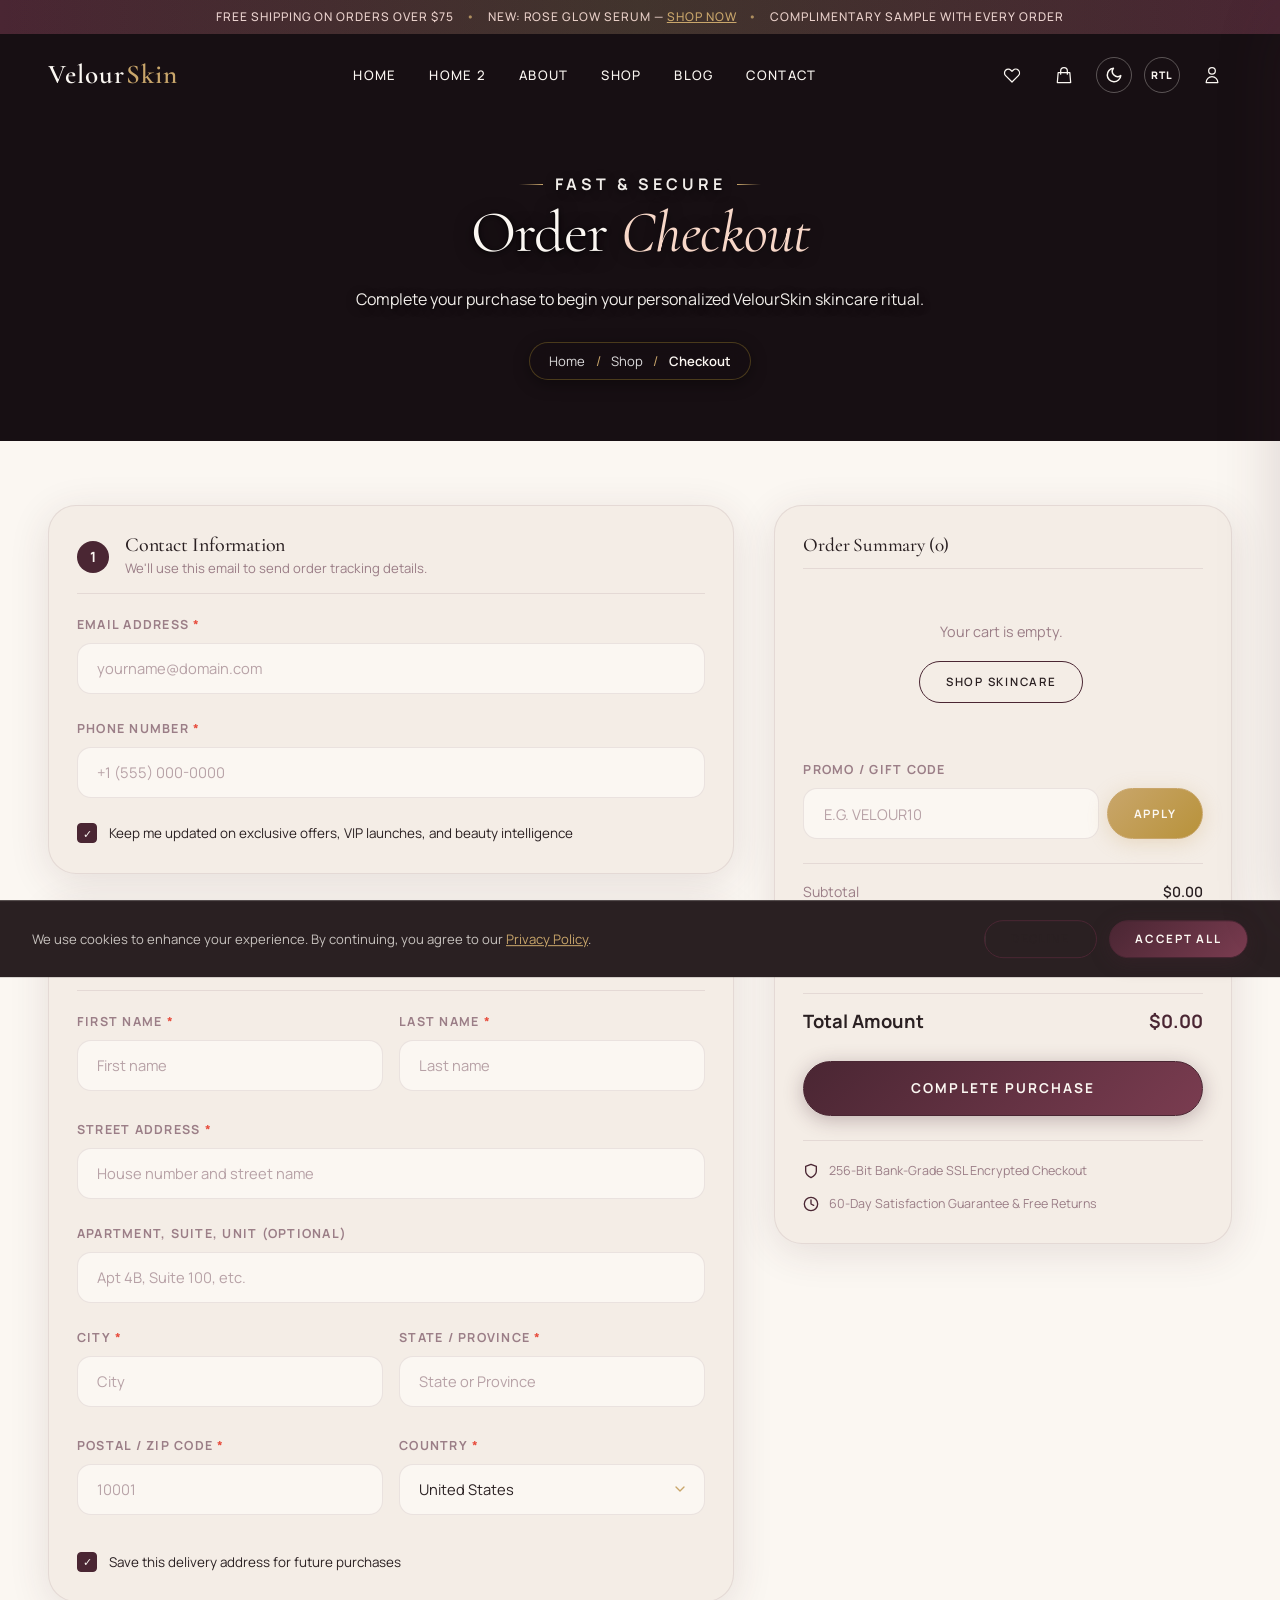
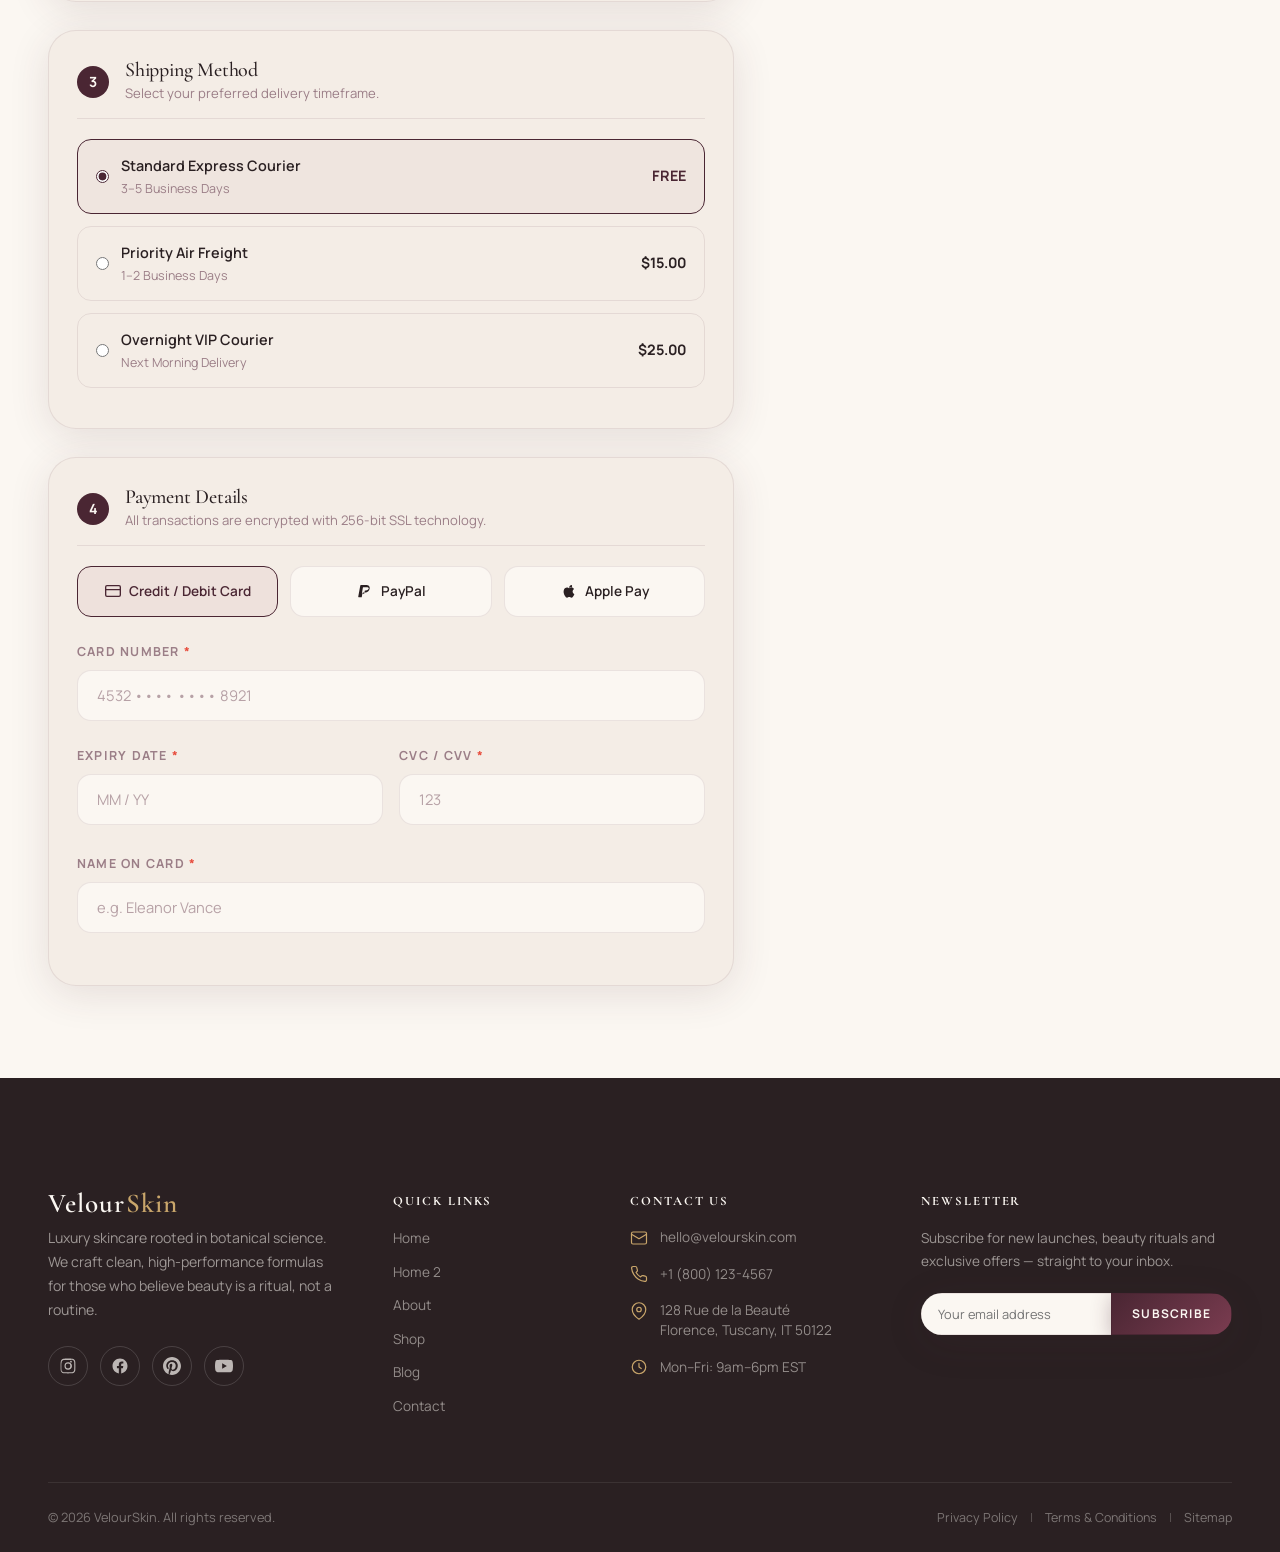
<file: checkout.html>
<!DOCTYPE html>
<html lang="en" dir="ltr" data-theme="light">
<head>
  <meta charset="UTF-8">
  <meta name="viewport" content="width=device-width, initial-scale=1.0">
  <meta name="description" content="Checkout - Complete your VelourSkin order securely with fast shipping and 256-bit SSL encryption.">
  <title>Checkout — VelourSkin Luxury Skincare</title>
  <link rel="preconnect" href="https://fonts.googleapis.com">
  <link rel="preconnect" href="https://fonts.gstatic.com" crossorigin>
  <link href="https://fonts.googleapis.com/css2?family=Cormorant+Garamond:ital,wght@0,300;0,400;0,500;0,600;0,700;1,300;1,400;1,500&family=Manrope:wght@200;300;400;500;600;700;800&display=swap" rel="stylesheet">
  <link rel="icon" type="image/svg+xml" href="assets/images/favicon.svg">
  <link rel="apple-touch-icon" href="assets/images/favicon.svg">
  <link rel="stylesheet" href="assets/css/style.css">
  <link rel="stylesheet" href="assets/css/extended.css">
  <link rel="stylesheet" href="assets/css/icons.css">
</head>
<body>
  <div id="navMount"></div>

  <main>
    <!-- ── Hero Banner ────────────────────────────────────────── -->
    <section class="page-hero">
      <div class="container">
        <p class="subtitle page-hero-tag">Fast & Secure</p>
        <h1>Order <em>Checkout</em></h1>
        <p>Complete your purchase to begin your personalized VelourSkin skincare ritual.</p>
        <nav class="breadcrumb" aria-label="Breadcrumb">
          <a href="index.html">Home</a>
          <span class="breadcrumb-sep">/</span>
          <a href="services.html">Shop</a>
          <span class="breadcrumb-sep">/</span>
          <span aria-current="page">Checkout</span>
        </nav>
      </div>
    </section>

    <!-- ── Checkout Main Content ──────────────────────────────── -->
    <section style="padding-block:var(--space-lg)">
      <div class="container">
        <form id="checkoutForm" novalidate>
          <div class="checkout-grid">
            
            <!-- Left Column: Customer Details & Form Steps -->
            <div class="checkout-main">

              <!-- Step 1: Contact Information -->
              <div class="checkout-step-card reveal">
                <div class="checkout-step-header">
                  <div class="checkout-step-num">1</div>
                  <div>
                    <h3 style="font-size:1.25rem;margin:0">Contact Information</h3>
                    <p style="font-size:.82rem;color:var(--text-secondary);margin:0">We'll use this email to send order tracking details.</p>
                  </div>
                </div>
                <div class="form-group">
                  <label class="form-label" for="checkout-email">Email Address <span style="color:#E74C3C">*</span></label>
                  <input class="form-control" id="checkout-email" type="email" placeholder="yourname@domain.com" required>
                  <span class="field-error" style="font-size:.75rem;color:#E74C3C;display:block;margin-top:.25rem"></span>
                </div>
                <div class="form-group">
                  <label class="form-label" for="checkout-phone">Phone Number <span style="color:#E74C3C">*</span></label>
                  <input class="form-control" id="checkout-phone" type="tel" placeholder="+1 (555) 000-0000" required>
                  <span class="field-error" style="font-size:.75rem;color:#E74C3C;display:block;margin-top:.25rem"></span>
                </div>
                <label class="custom-check" style="margin-top:.5rem">
                  <input type="checkbox" checked>
                  <span class="checkmark"></span>
                  <span style="font-size:.84rem">Keep me updated on exclusive offers, VIP launches, and beauty intelligence</span>
                </label>
              </div>

              <!-- Step 2: Shipping Address -->
              <div class="checkout-step-card reveal">
                <div class="checkout-step-header">
                  <div class="checkout-step-num">2</div>
                  <div>
                    <h3 style="font-size:1.25rem;margin:0">Shipping Address</h3>
                    <p style="font-size:.82rem;color:var(--text-secondary);margin:0">Where should we deliver your VelourSkin package?</p>
                  </div>
                </div>
                
                <div class="form-row">
                  <div class="form-group">
                    <label class="form-label" for="ship-fname">First Name <span style="color:#E74C3C">*</span></label>
                    <input class="form-control" id="ship-fname" type="text" placeholder="First name" required>
                    <span class="field-error" style="font-size:.75rem;color:#E74C3C;display:block;margin-top:.25rem"></span>
                  </div>
                  <div class="form-group">
                    <label class="form-label" for="ship-lname">Last Name <span style="color:#E74C3C">*</span></label>
                    <input class="form-control" id="ship-lname" type="text" placeholder="Last name" required>
                    <span class="field-error" style="font-size:.75rem;color:#E74C3C;display:block;margin-top:.25rem"></span>
                  </div>
                </div>

                <div class="form-group">
                  <label class="form-label" for="ship-address">Street Address <span style="color:#E74C3C">*</span></label>
                  <input class="form-control" id="ship-address" type="text" placeholder="House number and street name" required>
                  <span class="field-error" style="font-size:.75rem;color:#E74C3C;display:block;margin-top:.25rem"></span>
                </div>

                <div class="form-group">
                  <label class="form-label" for="ship-suite">Apartment, suite, unit (Optional)</label>
                  <input class="form-control" id="ship-suite" type="text" placeholder="Apt 4B, Suite 100, etc.">
                </div>

                <div class="form-row">
                  <div class="form-group">
                    <label class="form-label" for="ship-city">City <span style="color:#E74C3C">*</span></label>
                    <input class="form-control" id="ship-city" type="text" placeholder="City" required>
                    <span class="field-error" style="font-size:.75rem;color:#E74C3C;display:block;margin-top:.25rem"></span>
                  </div>
                  <div class="form-group">
                    <label class="form-label" for="ship-state">State / Province <span style="color:#E74C3C">*</span></label>
                    <input class="form-control" id="ship-state" type="text" placeholder="State or Province" required>
                    <span class="field-error" style="font-size:.75rem;color:#E74C3C;display:block;margin-top:.25rem"></span>
                  </div>
                </div>

                <div class="form-row">
                  <div class="form-group">
                    <label class="form-label" for="ship-zip">Postal / Zip Code <span style="color:#E74C3C">*</span></label>
                    <input class="form-control" id="ship-zip" type="text" placeholder="10001" required>
                    <span class="field-error" style="font-size:.75rem;color:#E74C3C;display:block;margin-top:.25rem"></span>
                  </div>
                  <div class="form-group">
                    <label class="form-label" for="ship-country">Country <span style="color:#E74C3C">*</span></label>
                    <select class="form-control" id="ship-country" required>
                      <option value="US">United States</option>
                      <option value="UK">United Kingdom</option>
                      <option value="CA">Canada</option>
                      <option value="IT">Italy</option>
                      <option value="FR">France</option>
                      <option value="DE">Germany</option>
                      <option value="AU">Australia</option>
                      <option value="IN">India</option>
                      <option value="AE">United Arab Emirates</option>
                    </select>
                  </div>
                </div>

                <label class="custom-check" style="margin-top:.5rem">
                  <input type="checkbox" checked>
                  <span class="checkmark"></span>
                  <span style="font-size:.84rem">Save this delivery address for future purchases</span>
                </label>
              </div>

              <!-- Step 3: Shipping Method -->
              <div class="checkout-step-card reveal">
                <div class="checkout-step-header">
                  <div class="checkout-step-num">3</div>
                  <div>
                    <h3 style="font-size:1.25rem;margin:0">Shipping Method</h3>
                    <p style="font-size:.82rem;color:var(--text-secondary);margin:0">Select your preferred delivery timeframe.</p>
                  </div>
                </div>

                <label class="shipping-option-card selected">
                  <div style="display:flex;align-items:center;gap:.75rem">
                    <input type="radio" name="shippingMethod" value="0" checked style="accent-color:var(--rosewood)">
                    <div>
                      <div style="font-weight:600;font-size:.9rem">Standard Express Courier</div>
                      <div style="font-size:.78rem;color:var(--text-secondary)">3–5 Business Days</div>
                    </div>
                  </div>
                  <strong style="font-size:.9rem;color:var(--rosewood)">FREE</strong>
                </label>

                <label class="shipping-option-card">
                  <div style="display:flex;align-items:center;gap:.75rem">
                    <input type="radio" name="shippingMethod" value="15" style="accent-color:var(--rosewood)">
                    <div>
                      <div style="font-weight:600;font-size:.9rem">Priority Air Freight</div>
                      <div style="font-size:.78rem;color:var(--text-secondary)">1–2 Business Days</div>
                    </div>
                  </div>
                  <strong style="font-size:.9rem">$15.00</strong>
                </label>

                <label class="shipping-option-card">
                  <div style="display:flex;align-items:center;gap:.75rem">
                    <input type="radio" name="shippingMethod" value="25" style="accent-color:var(--rosewood)">
                    <div>
                      <div style="font-weight:600;font-size:.9rem">Overnight VIP Courier</div>
                      <div style="font-size:.78rem;color:var(--text-secondary)">Next Morning Delivery</div>
                    </div>
                  </div>
                  <strong style="font-size:.9rem">$25.00</strong>
                </label>
              </div>

              <!-- Step 4: Payment Details -->
              <div class="checkout-step-card reveal">
                <div class="checkout-step-header">
                  <div class="checkout-step-num">4</div>
                  <div>
                    <h3 style="font-size:1.25rem;margin:0">Payment Details</h3>
                    <p style="font-size:.82rem;color:var(--text-secondary);margin:0">All transactions are encrypted with 256-bit SSL technology.</p>
                  </div>
                </div>

                <div class="payment-tabs">
                  <div class="payment-tab-btn active" data-pay-tab="card">
                    <svg viewBox="0 0 24 24" width="16" height="16" fill="none" stroke="currentColor" stroke-width="2" stroke-linecap="round" stroke-linejoin="round">
                      <rect x="1" y="4" width="22" height="16" rx="2" ry="2"></rect>
                      <line x1="1" y1="10" x2="23" y2="10"></line>
                    </svg>
                    <span>Credit / Debit Card</span>
                  </div>
                  <div class="payment-tab-btn" data-pay-tab="paypal">
                    <svg viewBox="0 0 24 24" width="16" height="16" fill="currentColor">
                      <path d="M7.076 21.337H2.47a.641.641 0 0 1-.633-.74L4.944 3.72a.767.767 0 0 1 .757-.643h6.986c2.53 0 4.542.593 5.485 1.625.908.995 1.135 2.451.674 4.331-.69 2.813-2.612 4.671-5.385 5.203-.497.095-.99.143-1.48.143H8.97a.767.767 0 0 0-.757.643l-1.137 6.315zm10.742-12.75c-.328-1.341-1.396-2.127-3.23-2.127H9.283a.4.4 0 0 0-.395.336L7.33 15.534a.4.4 0 0 0 .395.466h2.793a.4.4 0 0 0 .395-.336l.732-4.066a.4.4 0 0 1 .395-.336h1.233c2.25 0 4.148-1.258 4.54-3.675z"/>
                    </svg>
                    <span>PayPal</span>
                  </div>
                  <div class="payment-tab-btn" data-pay-tab="apple">
                    <svg viewBox="0 0 24 24" width="16" height="16" fill="currentColor">
                      <path d="M18.71 19.5c-.83 1.24-1.71 2.45-3.05 2.47-1.34.03-1.77-.79-3.29-.79-1.53 0-2 .77-3.27.82-1.31.05-2.3-1.32-3.14-2.53C4.25 17 2.94 12.45 4.7 9.39c.87-1.52 2.43-2.48 4.12-2.51 1.28-.02 2.5.87 3.29.87.78 0 2.26-1.07 3.81-.91.65.03 2.47.26 3.64 1.98-.09.06-2.17 1.28-2.15 3.81.03 3.02 2.65 4.03 2.68 4.04-.03.07-.42 1.44-1.38 2.83M15.97 6.27c.68-.83 1.14-1.99.01-3.14-.99.04-2.18.66-2.88 1.48-.63.73-1.18 1.9-.03 3.04 1.12.09 2.23-.55 2.9-1.38z"/>
                    </svg>
                    <span>Apple Pay</span>
                  </div>
                </div>

                <div id="cardPaymentForm">
                  <div class="form-group">
                    <label class="form-label" for="card-number">Card Number <span style="color:#E74C3C">*</span></label>
                    <input class="form-control" id="card-number" type="text" placeholder="4532 •••• •••• 8921" required>
                    <span class="field-error" style="font-size:.75rem;color:#E74C3C;display:block;margin-top:.25rem"></span>
                  </div>

                  <div class="form-row">
                    <div class="form-group">
                      <label class="form-label" for="card-expiry">Expiry Date <span style="color:#E74C3C">*</span></label>
                      <input class="form-control" id="card-expiry" type="text" placeholder="MM / YY" required>
                      <span class="field-error" style="font-size:.75rem;color:#E74C3C;display:block;margin-top:.25rem"></span>
                    </div>
                    <div class="form-group">
                      <label class="form-label" for="card-cvc">CVC / CVV <span style="color:#E74C3C">*</span></label>
                      <input class="form-control" id="card-cvc" type="text" placeholder="123" required maxlength="4">
                      <span class="field-error" style="font-size:.75rem;color:#E74C3C;display:block;margin-top:.25rem"></span>
                    </div>
                  </div>

                  <div class="form-group">
                    <label class="form-label" for="card-name">Name on Card <span style="color:#E74C3C">*</span></label>
                    <input class="form-control" id="card-name" type="text" placeholder="e.g. Eleanor Vance" required>
                    <span class="field-error" style="font-size:.75rem;color:#E74C3C;display:block;margin-top:.25rem"></span>
                  </div>
                </div>

                <div id="altPaymentNote" style="display:none;padding:1.5rem;background:var(--bg-primary);border-radius:var(--radius-md);text-align:center;">
                  <p style="font-size:.9rem;margin-bottom:.5rem">You will be redirected to complete your payment securely via <strong id="altPaymentName">PayPal</strong>.</p>
                </div>
              </div>

            </div>

            <!-- Right Column: Order Summary Card -->
            <div class="checkout-sidebar">
              <div class="checkout-summary-card reveal">
                <h3 style="font-size:1.2rem;margin-bottom:1.2rem;padding-bottom:.75rem;border-bottom:1px solid var(--border-color);">
                  Order Summary (<span id="checkoutCartCount">0</span>)
                </h3>

                <!-- Cart Items Container -->
                <div id="checkoutCartItems" style="max-height:280px;overflow-y:auto;margin-bottom:1.5rem;padding-right:.25rem;">
                  <!-- Rendered dynamically -->
                </div>

                <!-- Promo Code -->
                <div style="margin-bottom:1.5rem">
                  <label class="form-label" style="font-size:.78rem;font-weight:700;letter-spacing:.1em;text-transform:uppercase;margin-bottom:.5rem">Promo / Gift Code</label>
                  <div style="display:flex;gap:.5rem">
                    <input type="text" id="promoInput" class="form-control form-control-sm" placeholder="e.g. VELOUR10" style="text-transform:uppercase">
                    <button type="button" id="applyPromoBtn" class="btn btn-secondary btn-sm" style="flex-shrink:0">Apply</button>
                  </div>
                  <div id="promoMessage" style="font-size:.78rem;margin-top:.4rem"></div>
                </div>

                <!-- Pricing Calculation -->
                <div style="display:flex;flex-direction:column;gap:.6rem;font-size:.88rem;padding-top:1rem;border-top:1px solid var(--border-color);">
                  <div style="display:flex;justify-content:space-between">
                    <span style="color:var(--text-secondary)">Subtotal</span>
                    <span id="summarySubtotal" style="font-weight:600">$0.00</span>
                  </div>
                  <div id="discountRow" style="display:none;justify-content:space-between;color:#27AE60">
                    <span>Discount (Promo)</span>
                    <span id="summaryDiscount">-$0.00</span>
                  </div>
                  <div style="display:flex;justify-content:space-between">
                    <span style="color:var(--text-secondary)">Shipping</span>
                    <span id="summaryShipping" style="font-weight:600;color:var(--rosewood)">FREE</span>
                  </div>
                  <div style="display:flex;justify-content:space-between">
                    <span style="color:var(--text-secondary)">Estimated Tax (5%)</span>
                    <span id="summaryTax" style="font-weight:600">$0.00</span>
                  </div>
                  <div style="display:flex;justify-content:space-between;font-size:1.15rem;font-weight:700;margin-top:.75rem;padding-top:.75rem;border-top:1px solid var(--border-color);">
                    <span>Total Amount</span>
                    <strong id="summaryTotal" style="color:var(--rosewood)">$0.00</strong>
                  </div>
                </div>

                <button type="submit" id="placeOrderBtn" class="btn btn-primary btn-lg" style="width:100%;justify-content:center;margin-top:1.5rem">
                  Complete Purchase
                </button>

                <!-- Guarantee & Security Badges -->
                <div style="margin-top:1.5rem;padding-top:1.2rem;border-top:1px solid var(--border-color);display:flex;flex-direction:column;gap:.75rem;font-size:.78rem;color:var(--text-secondary);">
                  <div style="display:flex;align-items:center;gap:.6rem">
                    <svg viewBox="0 0 24 24" width="16" height="16" fill="none" stroke="var(--rosewood)" stroke-width="2" stroke-linecap="round" stroke-linejoin="round"><path d="M12 22s8-4 8-10V5l-8-3-8 3v7c0 6 8 10 8 10z"/></svg>
                    <span>256-Bit Bank-Grade SSL Encrypted Checkout</span>
                  </div>
                  <div style="display:flex;align-items:center;gap:.6rem">
                    <svg viewBox="0 0 24 24" width="16" height="16" fill="none" stroke="var(--rosewood)" stroke-width="2" stroke-linecap="round" stroke-linejoin="round"><circle cx="12" cy="12" r="10"/><polyline points="12 6 12 12 16 14"/></svg>
                    <span>60-Day Satisfaction Guarantee & Free Returns</span>
                  </div>
                </div>

              </div>
            </div>

          </div>
        </form>
      </div>
    </section>
  </main>

  <!-- ── Order Success Modal ─────────────────────────────────── -->
  <div id="orderSuccessModal" class="modal" aria-hidden="true">
    <div class="modal-overlay"></div>
    <div class="modal-card" style="max-width:540px;text-align:center;padding:2.5rem 2rem;">
      <div style="width:64px;height:64px;border-radius:50%;background:rgba(39,174,96,0.12);color:#27AE60;display:flex;align-items:center;justify-content:center;margin:0 auto 1.25rem;">
        <svg viewBox="0 0 24 24" width="36" height="36" fill="none" stroke="currentColor" stroke-width="2.2" stroke-linecap="round" stroke-linejoin="round"><polyline points="20 6 9 17 4 12"/></svg>
      </div>
      <h2 style="font-size:1.8rem;margin-bottom:.5rem">Thank You for Your Order!</h2>
      <p style="color:var(--text-secondary);font-size:.92rem;margin-bottom:1.5rem">Your order <strong id="successOrderId" style="color:var(--rosewood)">#VS-98421</strong> has been successfully placed. We've sent a receipt to your email address.</p>
      
      <div style="background:var(--bg-primary);border-radius:var(--radius-md);padding:1.25rem;text-align:left;font-size:.85rem;margin-bottom:1.5rem;border:1px solid var(--border-color);">
        <div style="display:flex;justify-content:space-between;align-items:center;gap:1rem;margin-bottom:.75rem">
          <span style="color:var(--text-secondary);flex-shrink:0">Estimated Delivery:</span>
          <strong id="successDeliveryDate" style="text-align:right">3–5 Business Days</strong>
        </div>
        <div style="display:flex;justify-content:space-between;align-items:flex-start;gap:1rem;margin-bottom:.75rem">
          <span style="color:var(--text-secondary);flex-shrink:0;min-width:125px">Delivery Address:</span>
          <span id="successAddress" style="text-align:right;word-break:break-word;overflow-wrap:anywhere;line-height:1.4;flex:1">128 Main Street</span>
        </div>
        <div style="display:flex;justify-content:space-between;align-items:center;gap:1rem">
          <span style="color:var(--text-secondary);flex-shrink:0">Total Paid:</span>
          <strong id="successTotalPaid" style="color:var(--rosewood);text-align:right">$0.00</strong>
        </div>
      </div>

      <div style="display:flex;gap:1rem;justify-content:center;">
        <a href="services.html" class="btn btn-primary" style="flex:1;justify-content:center">Continue Shopping</a>
        <button type="button" class="btn btn-outline-dark" onclick="window.print()" style="flex:1;justify-content:center">Print Receipt</button>
      </div>
    </div>
  </div>

  <div id="footerMount"></div>
  <script src="assets/js/components.js"></script>
  <script src="assets/js/main.js"></script>
</body>
</html>
</file>
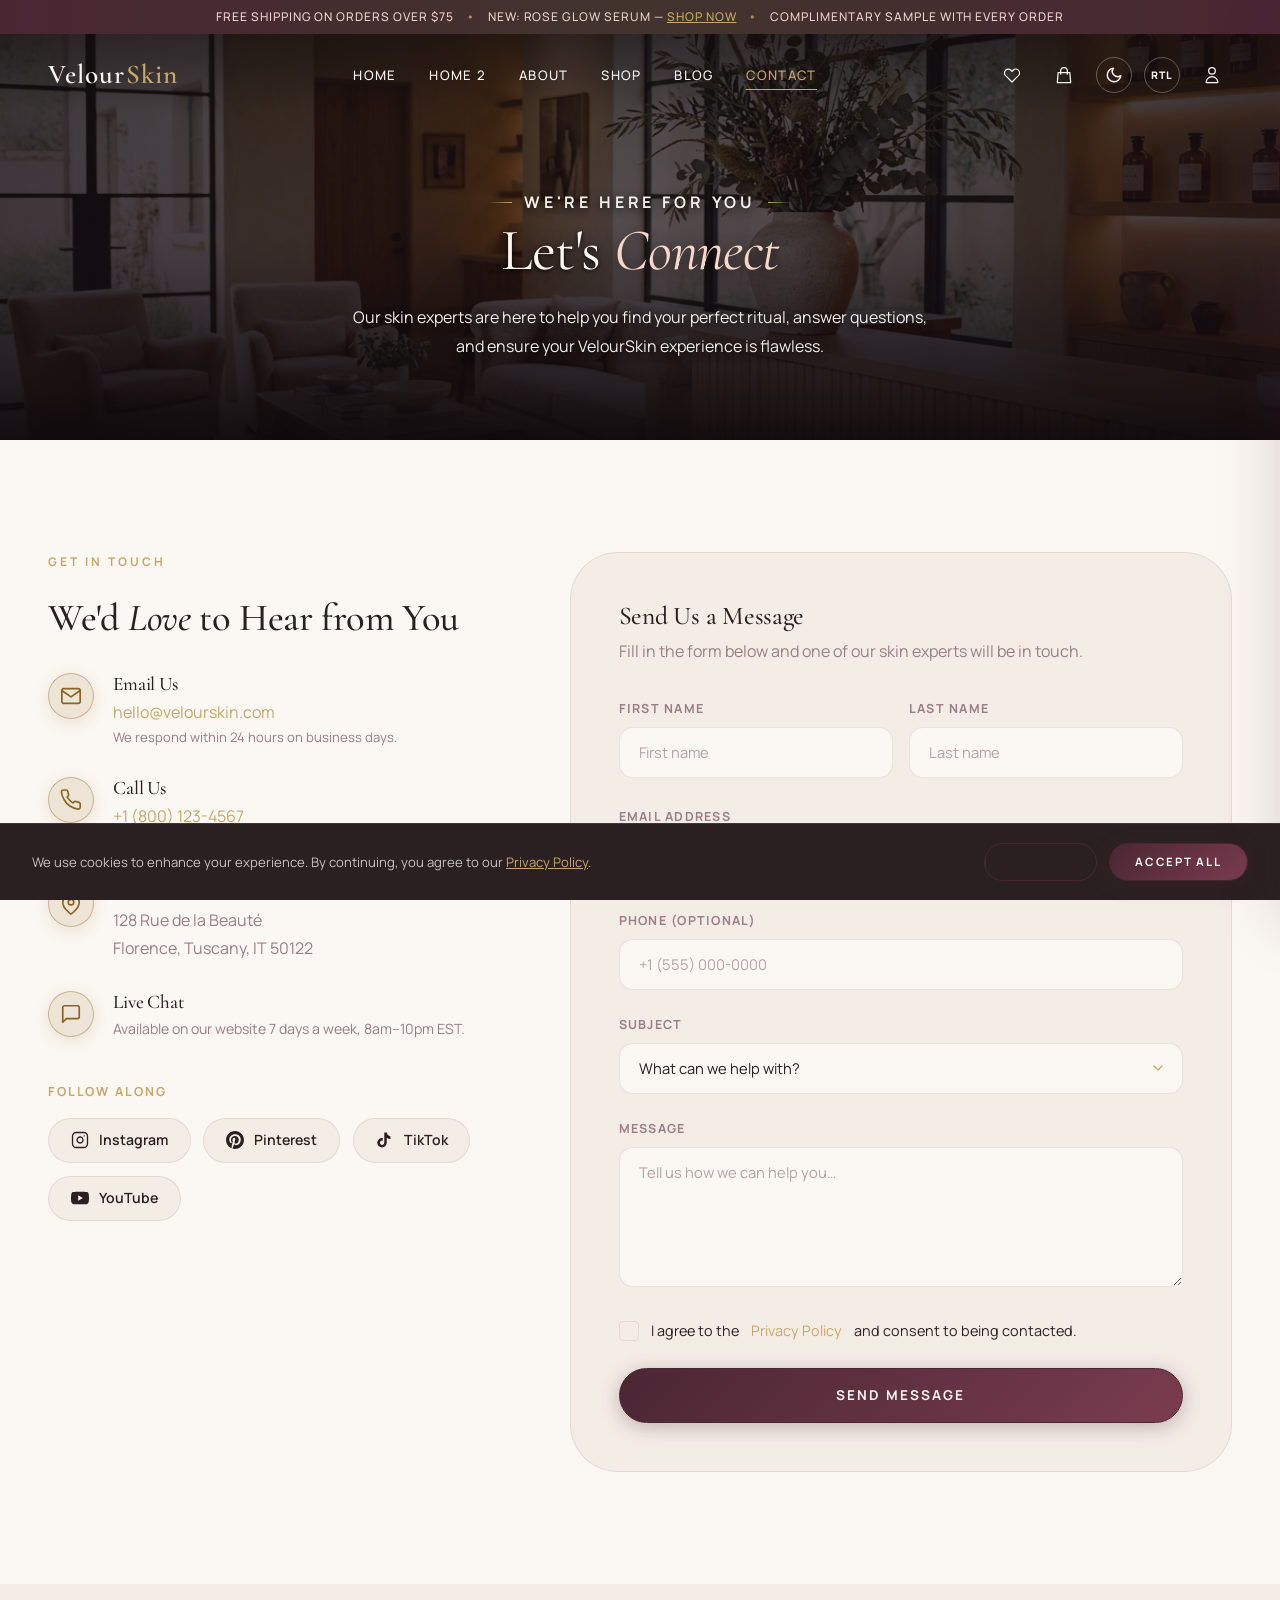
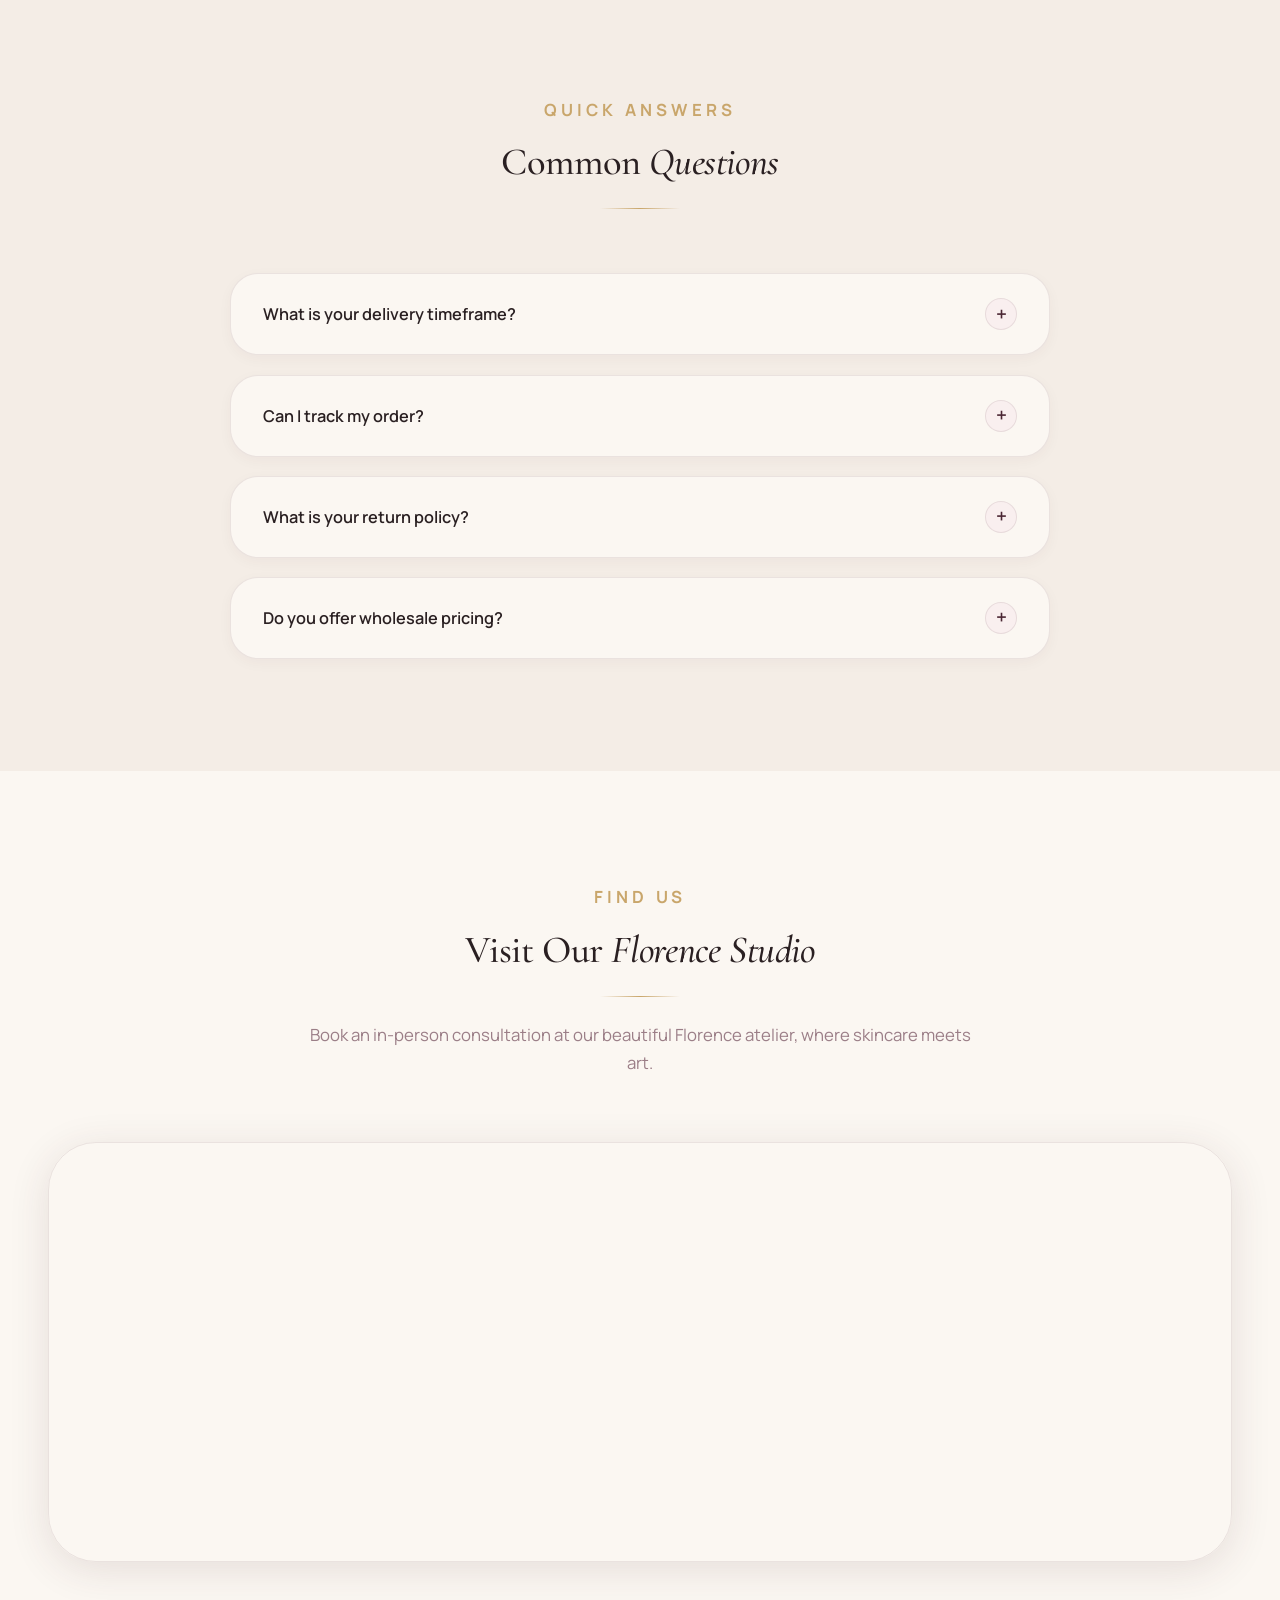
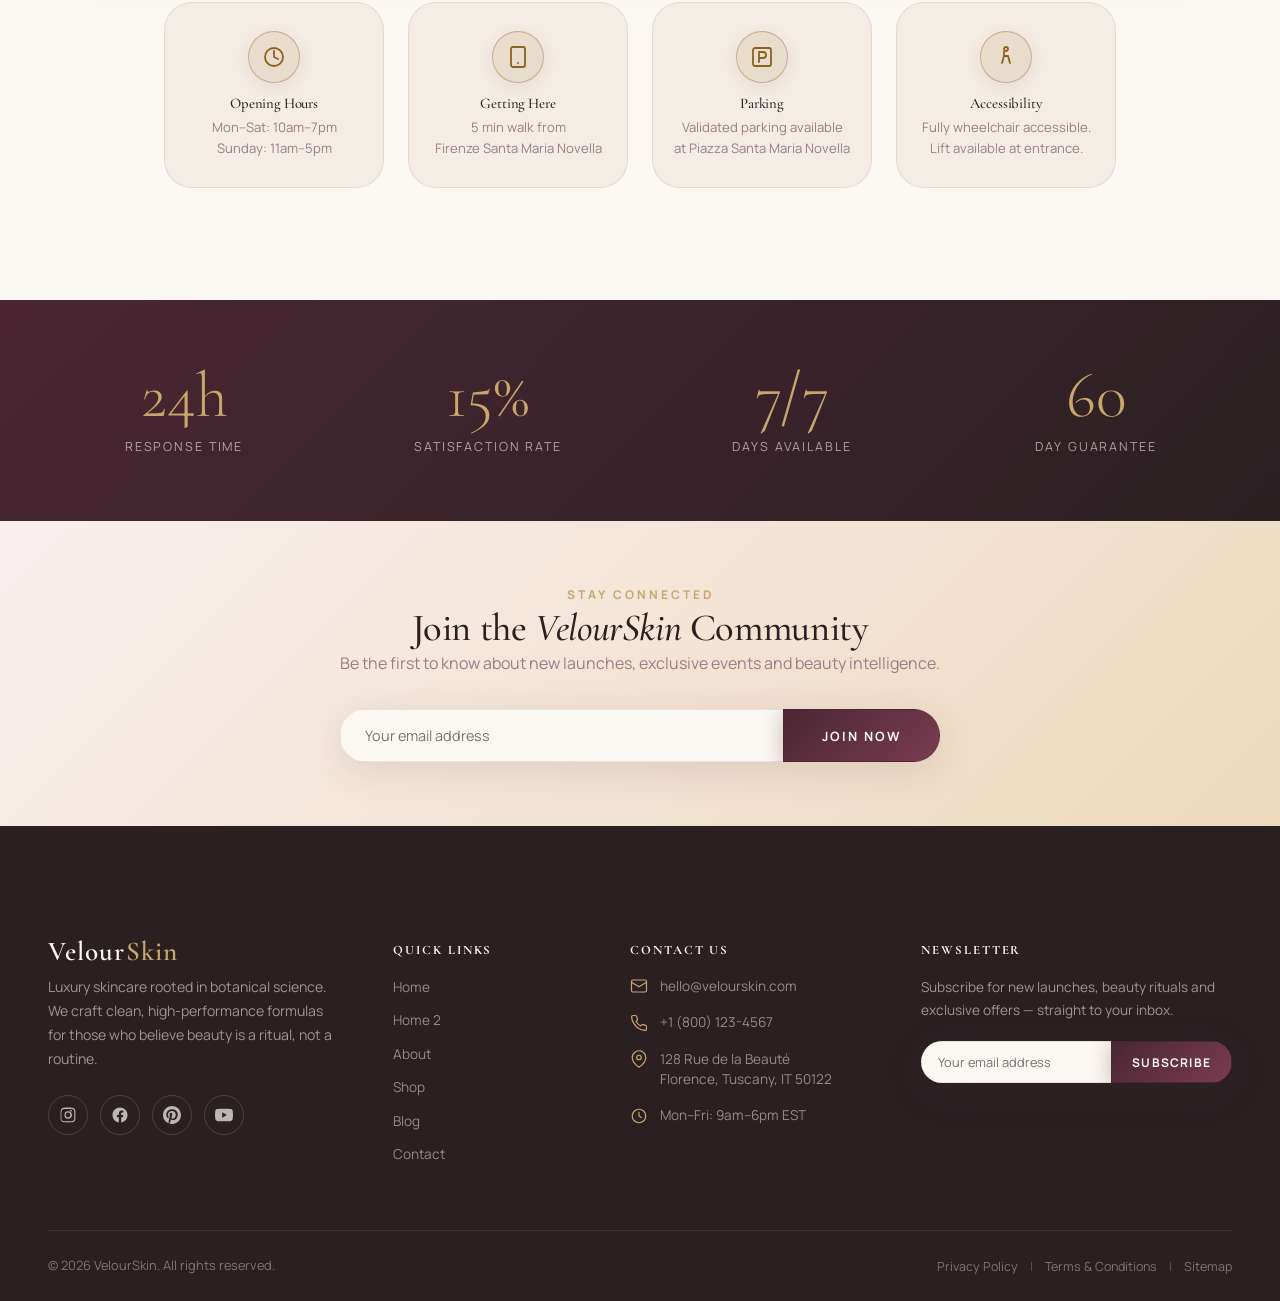
<file: contact.html>
<!DOCTYPE html>
<html lang="en" dir="ltr" data-theme="light">
<head>
  <meta charset="UTF-8">
  <meta name="viewport" content="width=device-width, initial-scale=1.0">
  <meta name="description" content="Contact VelourSkin — Reach our skin experts for personalised advice, orders, and consultations.">
  <title>Contact VelourSkin — We'd Love to Hear From You</title>
  <link rel="preconnect" href="https://fonts.googleapis.com">
  <link rel="preconnect" href="https://fonts.gstatic.com" crossorigin>
  <link href="https://fonts.googleapis.com/css2?family=Cormorant+Garamond:ital,wght@0,300;0,400;0,500;0,600;0,700;1,300;1,400;1,500&family=Manrope:wght@200;300;400;500;600;700;800&display=swap" rel="stylesheet">
  <link rel="icon" type="image/svg+xml" href="assets/images/favicon.svg">
  <link rel="apple-touch-icon" href="assets/images/favicon.svg">
  <link rel="stylesheet" href="assets/css/style.css">
  <link rel="stylesheet" href="assets/css/extended.css">
  <link rel="stylesheet" href="assets/css/icons.css">
</head>
<body>
  <div id="navMount"></div>

  <main>
    <!-- ── SECTION 1: Page Hero ─────────────────────────────── -->
    <section class="page-hero hero-contact">
      <div class="page-hero-bg" style="background-image:url('assets/images/contact-hero.jpg');"></div>
      <div class="page-hero-overlay"></div>
      <div class="container page-hero-content">
        <p class="subtitle page-hero-tag">We're Here for You</p>
        <h1>Let's <em>Connect</em></h1>
        <p>Our skin experts are here to help you find your perfect ritual, answer questions, and ensure your VelourSkin experience is flawless.</p>
      </div>
    </section>

    <!-- ── SECTION 2: Contact Grid ──────────────────────────── -->
    <section>
      <div class="container">
        <div class="contact-grid">
          <!-- Info Column -->
          <div class="contact-info">
            <p class="subtitle" style="margin-bottom:1.5rem">Get in Touch</p>
            <h2 style="margin-bottom:2rem">We'd <em>Love</em> to Hear from You</h2>

            <div class="contact-info-item">
              <div class="contact-svg-icon"><svg viewBox="0 0 24 24" fill="none" stroke="currentColor" stroke-width="1.5" stroke-linecap="round" stroke-linejoin="round"><path d="M4 4h16c1.1 0 2 .9 2 2v12c0 1.1-.9 2-2 2H4c-1.1 0-2-.9-2-2V6c0-1.1.9-2 2-2z"/><polyline points="22,6 12,13 2,6"/></svg></div>
              <div>
                <h4 style="margin-bottom:.25rem">Email Us</h4>
                <p><a href="mailto:hello@velourskin.com" style="color:var(--champagne)">hello@velourskin.com</a></p>
                <p style="font-size:.82rem">We respond within 24 hours on business days.</p>
              </div>
            </div>
            <div class="contact-info-item">
              <div class="contact-svg-icon"><svg viewBox="0 0 24 24" fill="none" stroke="currentColor" stroke-width="1.5" stroke-linecap="round" stroke-linejoin="round"><path d="M22 16.92v3a2 2 0 0 1-2.18 2 19.79 19.79 0 0 1-8.63-3.07A19.5 19.5 0 0 1 4.69 12 19.79 19.79 0 0 1 1.61 3.24a2 2 0 0 1 1.99-2.18h3a2 2 0 0 1 2 1.72c.127.96.361 1.903.7 2.81a2 2 0 0 1-.45 2.11L7.91 8.82a16 16 0 0 0 6.29 6.29l.97-.97a2 2 0 0 1 2.11-.45c.907.339 1.85.573 2.81.7A2 2 0 0 1 22 16.92z"/></svg></div>
              <div>
                <h4 style="margin-bottom:.25rem">Call Us</h4>
                <p><a href="tel:+18001234567" style="color:var(--champagne)">+1 (800) 123-4567</a></p>
                <p style="font-size:.82rem">Monday–Friday, 9am–6pm EST</p>
              </div>
            </div>
            <div class="contact-info-item">
              <div class="contact-svg-icon"><svg viewBox="0 0 24 24" fill="none" stroke="currentColor" stroke-width="1.5" stroke-linecap="round" stroke-linejoin="round"><path d="M21 10c0 7-9 13-9 13s-9-6-9-13a9 9 0 0 1 18 0z"/><circle cx="12" cy="10" r="3"/></svg></div>
              <div>
                <h4 style="margin-bottom:.25rem">Visit Our Studio</h4>
                <p>128 Rue de la Beauté</p>
                <p>Florence, Tuscany, IT 50122</p>
              </div>
            </div>
            <div class="contact-info-item">
              <div class="contact-svg-icon"><svg viewBox="0 0 24 24" fill="none" stroke="currentColor" stroke-width="1.5" stroke-linecap="round" stroke-linejoin="round"><path d="M21 15a2 2 0 0 1-2 2H7l-4 4V5a2 2 0 0 1 2-2h14a2 2 0 0 1 2 2z"/></svg></div>
              <div>
                <h4 style="margin-bottom:.25rem">Live Chat</h4>
                <p style="font-size:.88rem">Available on our website 7 days a week, 8am–10pm EST.</p>
              </div>
            </div>

            <!-- Social Links -->
            <div style="margin-top:2.5rem">
              <p style="font-size:.78rem;font-weight:700;letter-spacing:.15em;text-transform:uppercase;margin-bottom:1rem;color:var(--champagne)">Follow Along</p>
              <div class="social-pills-wrap" style="display:flex;gap:.8rem;flex-wrap:wrap;align-items:center;">
                <a href="https://www.instagram.com/" target="_blank" rel="noopener noreferrer" class="social-pill-btn" aria-label="Follow VelourSkin on Instagram">
                  <svg viewBox="0 0 24 24" fill="none" stroke="currentColor" stroke-width="1.8" stroke-linecap="round" stroke-linejoin="round">
                    <rect x="2" y="2" width="20" height="20" rx="5" ry="5"></rect>
                    <path d="M16 11.37A4 4 0 1 1 12.63 8 4 4 0 0 1 16 11.37z"></path>
                    <line x1="17.5" y1="6.5" x2="17.51" y2="6.5"></line>
                  </svg>
                  <span>Instagram</span>
                </a>

                <a href="https://www.pinterest.com/" target="_blank" rel="noopener noreferrer" class="social-pill-btn" aria-label="Follow VelourSkin on Pinterest">
                  <svg viewBox="0 0 24 24" fill="currentColor">
                    <path d="M12.017 0C5.396 0 .029 5.367.029 11.987c0 5.079 3.158 9.417 7.618 11.162-.105-.949-.199-2.403.041-3.439.219-.937 1.406-5.957 1.406-5.957s-.359-.72-.359-1.781c0-1.663.967-2.911 2.168-2.911 1.024 0 1.518.769 1.518 1.688 0 1.029-.653 2.567-.992 3.992-.285 1.193.6 2.165 1.775 2.165 2.128 0 3.768-2.245 3.768-5.487 0-2.861-2.063-4.869-5.008-4.869-3.41 0-5.409 2.562-5.409 5.199 0 1.033.394 2.143.889 2.741.099.12.112.225.085.345-.09.375-.293 1.199-.334 1.363-.053.225-.172.271-.401.165-1.495-.69-2.433-2.878-2.433-4.646 0-3.776 2.748-7.252 7.92-7.252 4.158 0 7.392 2.967 7.392 6.923 0 4.135-2.607 7.462-6.233 7.462-1.214 0-2.354-.629-2.758-1.379l-.749 2.848c-.269 1.045-1.004 2.352-1.498 3.146 1.123.345 2.306.535 3.55.535 6.607 0 11.985-5.365 11.985-11.987C23.97 5.367 18.62 0 12.017 0z"/>
                  </svg>
                  <span>Pinterest</span>
                </a>

                <a href="https://www.tiktok.com/" target="_blank" rel="noopener noreferrer" class="social-pill-btn" aria-label="Follow VelourSkin on TikTok">
                  <svg viewBox="0 0 24 24" fill="currentColor">
                    <path d="M19.59 6.69a4.83 4.83 0 0 1-3.77-4.25V2h-3.45v13.67a2.89 2.89 0 0 1-5.2 1.74 2.89 2.89 0 0 1 2.31-4.64 2.93 2.93 0 0 1 .88.13V9.4a6.84 6.84 0 0 0-1-.05A6.33 6.33 0 0 0 3 15.68 6.34 6.34 0 0 0 9.33 22a6.33 6.33 0 0 0 6.33-6.33V9.05a8.16 8.16 0 0 0 4.93 1.64V7.24a4.85 4.85 0 0 1-1-.55z"/>
                  </svg>
                  <span>TikTok</span>
                </a>

                <a href="https://www.youtube.com/" target="_blank" rel="noopener noreferrer" class="social-pill-btn" aria-label="Follow VelourSkin on YouTube">
                  <svg viewBox="0 0 24 24" fill="currentColor">
                    <path d="M23.498 6.186a3.016 3.016 0 0 0-2.122-2.136C19.505 3.545 12 3.545 12 3.545s-7.505 0-9.377.505A3.017 3.017 0 0 0 .502 6.186C0 8.07 0 12 0 12s0 3.93.502 5.814a3.016 3.016 0 0 0 2.122 2.136c1.871.505 9.376.505 9.376.505s7.505 0 9.377-.505a3.015 3.015 0 0 0 2.122-2.136C24 15.93 24 12 24 12s0-3.93-.502-5.814zM9.545 15.568V8.432L15.818 12l-6.273 3.568z"/>
                  </svg>
                  <span>YouTube</span>
                </a>
              </div>
            </div>
          </div>

          <!-- Contact Form -->
          <div class="contact-form reveal-right">
            <h3 style="margin-bottom:.5rem">Send Us a Message</h3>
            <p style="margin-bottom:2rem">Fill in the form below and one of our skin experts will be in touch.</p>
            <form id="contactForm" data-validate action="#" novalidate>
              <div class="form-row">
                <div class="form-group">
                  <label class="form-label" for="contact-fname">First Name</label>
                  <input class="form-control" id="contact-fname" type="text" placeholder="First name" required>
                  <span class="field-error" style="font-size:.75rem;color:#E74C3C;display:block;margin-top:.25rem"></span>
                </div>
                <div class="form-group">
                  <label class="form-label" for="contact-lname">Last Name</label>
                  <input class="form-control" id="contact-lname" type="text" placeholder="Last name" required>
                  <span class="field-error" style="font-size:.75rem;color:#E74C3C;display:block;margin-top:.25rem"></span>
                </div>
              </div>
              <div class="form-group">
                <label class="form-label" for="contact-email">Email Address</label>
                <input class="form-control" id="contact-email" type="email" placeholder="your@email.com" required>
                <span class="field-error" style="font-size:.75rem;color:#E74C3C;display:block;margin-top:.25rem"></span>
              </div>
              <div class="form-group">
                <label class="form-label" for="contact-phone">Phone (Optional)</label>
                <input class="form-control" id="contact-phone" type="tel" placeholder="+1 (555) 000-0000">
              </div>
              <div class="form-group">
                <label class="form-label" for="contact-subject">Subject</label>
                <select class="form-control" id="contact-subject" required>
                  <option value="">What can we help with?</option>
                  <option value="order">Order Inquiry</option>
                  <option value="product">Product Question</option>
                  <option value="consultation">Book a Consultation</option>
                  <option value="wholesale">Wholesale/Retail</option>
                  <option value="press">Press Inquiry</option>
                  <option value="other">Other</option>
                </select>
                <span class="field-error" style="font-size:.75rem;color:#E74C3C;display:block;margin-top:.25rem"></span>
              </div>
              <div class="form-group">
                <label class="form-label" for="contact-message">Message</label>
                <textarea class="form-control" id="contact-message" placeholder="Tell us how we can help you…" required></textarea>
                <span class="field-error" style="font-size:.75rem;color:#E74C3C;display:block;margin-top:.25rem"></span>
              </div>
              <div class="form-group" style="margin-bottom:0">
                <label class="custom-check">
                  <input type="checkbox" required>
                  <span class="checkmark"></span>
                  I agree to the <a href="privacy.html" style="color:var(--champagne)">Privacy Policy</a> and consent to being contacted.
                </label>
              </div>
              <button type="submit" class="btn btn-primary btn-lg" id="contactSubmit" style="width:100%;justify-content:center;margin-top:1.5rem">Send Message</button>
            </form>
          </div>
        </div>
      </div>
    </section>

    <!-- ── SECTION 3: FAQ Highlight ──────────────────────────── -->
    <section style="background:var(--bg-secondary)">
      <div class="container">
        <div class="section-header reveal">
          <p class="subtitle">Quick Answers</p>
          <h2>Common <em>Questions</em></h2>
          <div class="section-divider"></div>
        </div>
        <div class="faq-list">
          <div class="faq-item">
            <button class="faq-question">What is your delivery timeframe? <span class="faq-icon">+</span></button>
            <div class="faq-answer"><p>Standard shipping within the US takes 3–5 business days. Expedited 2-day shipping is available. International orders typically arrive in 7–14 business days depending on your location.</p></div>
          </div>
          <div class="faq-item">
            <button class="faq-question">Can I track my order? <span class="faq-icon">+</span></button>
            <div class="faq-answer"><p>Yes! Once your order ships, you'll receive an email with a tracking number. You can track your parcel in real-time on our website or via the courier's site.</p></div>
          </div>
          <div class="faq-item">
            <button class="faq-question">What is your return policy? <span class="faq-icon">+</span></button>
            <div class="faq-answer"><p>We offer a 60-day satisfaction guarantee. If you're not happy with your purchase for any reason, contact us and we'll arrange a full refund or exchange — no questions asked.</p></div>
          </div>
          <div class="faq-item">
            <button class="faq-question">Do you offer wholesale pricing? <span class="faq-icon">+</span></button>
            <div class="faq-answer"><p>Yes! We partner with select spas, dermatology clinics, and beauty retailers. Please reach out via the contact form selecting "Wholesale/Retail" for our dedicated wholesale team to connect with you.</p></div>
          </div>
        </div>
      </div>
    </section>

    <!-- ── SECTION 4: Map / Studio ───────────────────────────── -->
    <section>
      <div class="container">
        <div class="section-header reveal">
          <p class="subtitle">Find Us</p>
          <h2>Visit Our <em>Florence Studio</em></h2>
          <div class="section-divider"></div>
          <p>Book an in-person consultation at our beautiful Florence atelier, where skincare meets art.</p>
        </div>
        <div style="border-radius:var(--radius-xl);overflow:hidden;height:420px;border:1px solid var(--border-color);box-shadow:var(--shadow-card);" class="reveal">
          <iframe 
            src="https://www.google.com/maps/embed?pb=!1m18!1m12!1m3!1d2881.018804918731!2d11.246416176588691!3d43.77259197109675!2m3!1f0!2f0!3f0!3m2!1i1024!2i768!4f13.1!3m3!1m2!1s0x132a56a603597c55%3A0xad5f09db01b19f07!2sPiazza%20di%20Santa%20Maria%20Novella%2C%2050123%20Firenze%20FI%2C%20Italy!5e0!3m2!1sen!2sin!4v1700000000000!5m2!1sen!2sin" 
            width="100%" 
            height="100%" 
            style="border:0;" 
            allowfullscreen="" 
            loading="lazy" 
            referrerpolicy="no-referrer-when-downgrade"
            title="VelourSkin Florence Studio Location">
          </iframe>
        </div>
        <div class="reveal" style="display:flex;justify-content:center;align-items:stretch;gap:1.5rem;flex-wrap:wrap;max-width:980px;margin:2.5rem auto 0;">
          <div style="flex:1 1 200px;max-width:220px;text-align:center;padding:1.75rem 1.25rem;border:1px solid var(--border-color);border-radius:var(--radius-lg);background:var(--bg-secondary);display:flex;flex-direction:column;align-items:center;justify-content:center;transition:transform .3s, box-shadow .3s;" onmouseover="this.style.transform='translateY(-4px)'" onmouseout="this.style.transform='none'">
            <div class="page-icon-wrap" style="margin:0 auto .75rem;display:flex;align-items:center;justify-content:center;"><svg viewBox="0 0 24 24" fill="none" stroke="currentColor" stroke-width="1.6" stroke-linecap="round" stroke-linejoin="round"><circle cx="12" cy="12" r="9"/><polyline points="12 6 12 12 16 14"/></svg></div>
            <h4 style="font-size:.92rem;margin-bottom:.35rem;text-align:center;">Opening Hours</h4>
            <p style="font-size:.82rem;line-height:1.6;color:var(--text-secondary);text-align:center;margin:0;">Mon–Sat: 10am–7pm<br>Sunday: 11am–5pm</p>
          </div>
          <div style="flex:1 1 200px;max-width:220px;text-align:center;padding:1.75rem 1.25rem;border:1px solid var(--border-color);border-radius:var(--radius-lg);background:var(--bg-secondary);display:flex;flex-direction:column;align-items:center;justify-content:center;transition:transform .3s, box-shadow .3s;" onmouseover="this.style.transform='translateY(-4px)'" onmouseout="this.style.transform='none'">
            <div class="page-icon-wrap" style="margin:0 auto .75rem;display:flex;align-items:center;justify-content:center;"><svg viewBox="0 0 24 24" fill="none" stroke="currentColor" stroke-width="1.6" stroke-linecap="round" stroke-linejoin="round"><rect x="5" y="2" width="14" height="20" rx="2"/><path d="M12 18h.01"/></svg></div>
            <h4 style="font-size:.92rem;margin-bottom:.35rem;text-align:center;">Getting Here</h4>
            <p style="font-size:.82rem;line-height:1.6;color:var(--text-secondary);text-align:center;margin:0;">5 min walk from<br>Firenze Santa Maria Novella</p>
          </div>
          <div style="flex:1 1 200px;max-width:220px;text-align:center;padding:1.75rem 1.25rem;border:1px solid var(--border-color);border-radius:var(--radius-lg);background:var(--bg-secondary);display:flex;flex-direction:column;align-items:center;justify-content:center;transition:transform .3s, box-shadow .3s;" onmouseover="this.style.transform='translateY(-4px)'" onmouseout="this.style.transform='none'">
            <div class="page-icon-wrap" style="margin:0 auto .75rem;display:flex;align-items:center;justify-content:center;"><svg viewBox="0 0 24 24" fill="none" stroke="currentColor" stroke-width="1.6" stroke-linecap="round" stroke-linejoin="round"><rect x="3" y="3" width="18" height="18" rx="2"/><path d="M9 17V7h4a3 3 0 0 1 0 6H9"/></svg></div>
            <h4 style="font-size:.92rem;margin-bottom:.35rem;text-align:center;">Parking</h4>
            <p style="font-size:.82rem;line-height:1.6;color:var(--text-secondary);text-align:center;margin:0;">Validated parking available<br>at Piazza Santa Maria Novella</p>
          </div>
          <div style="flex:1 1 200px;max-width:220px;text-align:center;padding:1.75rem 1.25rem;border:1px solid var(--border-color);border-radius:var(--radius-lg);background:var(--bg-secondary);display:flex;flex-direction:column;align-items:center;justify-content:center;transition:transform .3s, box-shadow .3s;" onmouseover="this.style.transform='translateY(-4px)'" onmouseout="this.style.transform='none'">
            <div class="page-icon-wrap" style="margin:0 auto .75rem;display:flex;align-items:center;justify-content:center;"><svg viewBox="0 0 24 24" fill="none" stroke="currentColor" stroke-width="1.6" stroke-linecap="round" stroke-linejoin="round"><circle cx="12" cy="4" r="2"/><path d="M10 7v4h4M10 11l-2 7M14 11l2 7"/></svg></div>
            <h4 style="font-size:.92rem;margin-bottom:.35rem;text-align:center;">Accessibility</h4>
            <p style="font-size:.82rem;line-height:1.6;color:var(--text-secondary);text-align:center;margin:0;">Fully wheelchair accessible.<br>Lift available at entrance.</p>
          </div>
        </div>
      </div>
    </section>

    <!-- ── SECTION 5: Response Promise ──────────────────────── -->
    <section style="background:linear-gradient(135deg,var(--rosewood),var(--espresso));padding-block:var(--space-lg);">
      <div class="container">
        <div class="stats-grid reveal">
          <div class="text-center">
            <div class="stat-value">24h</div>
            <p class="stat-label">Response Time</p>
          </div>
          <div class="text-center">
            <div class="stat-value" data-count="98" data-suffix="%">0</div>
            <p class="stat-label">Satisfaction Rate</p>
          </div>
          <div class="text-center">
            <div class="stat-value">7/7</div>
            <p class="stat-label">Days Available</p>
          </div>
          <div class="text-center">
            <div class="stat-value">60</div>
            <p class="stat-label">Day Guarantee</p>
          </div>
        </div>
      </div>
    </section>

    <!-- ── SECTION 6: Newsletter ─────────────────────────────── -->
    <section class="newsletter-section section-sm">
      <div class="container">
        <div class="newsletter-inner reveal">
          <p class="subtitle">Stay Connected</p>
          <h2>Join the <em>VelourSkin</em> Community</h2>
          <p>Be the first to know about new launches, exclusive events and beauty intelligence.</p>
          <form class="newsletter-form" novalidate>
            <input type="email" class="newsletter-input" placeholder="Your email address" required>
            <button type="submit" class="btn btn-primary">Join Now</button>
          </form>
        </div>
      </div>
    </section>
  </main>

  <div id="footerMount"></div>
  <script src="assets/js/components.js"></script>
  <script src="assets/js/main.js"></script>
</body>
</html>
</file>
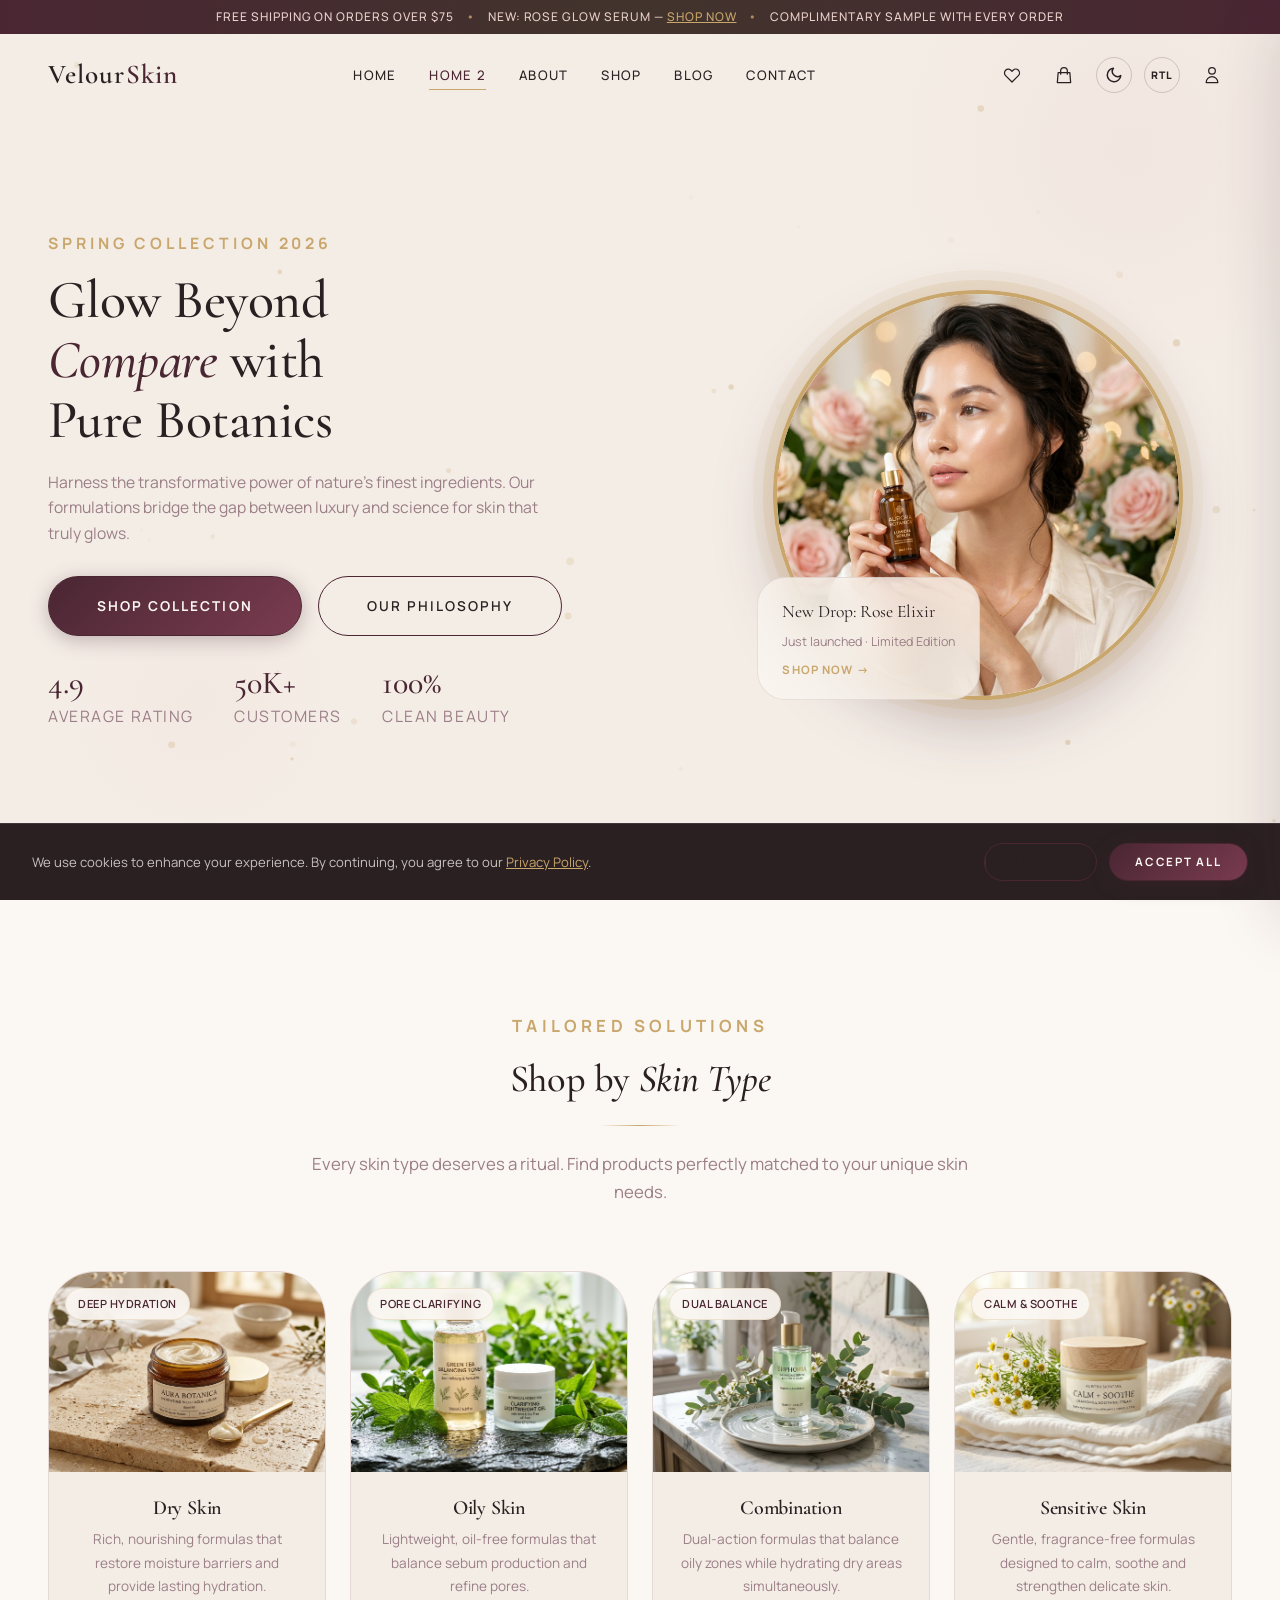
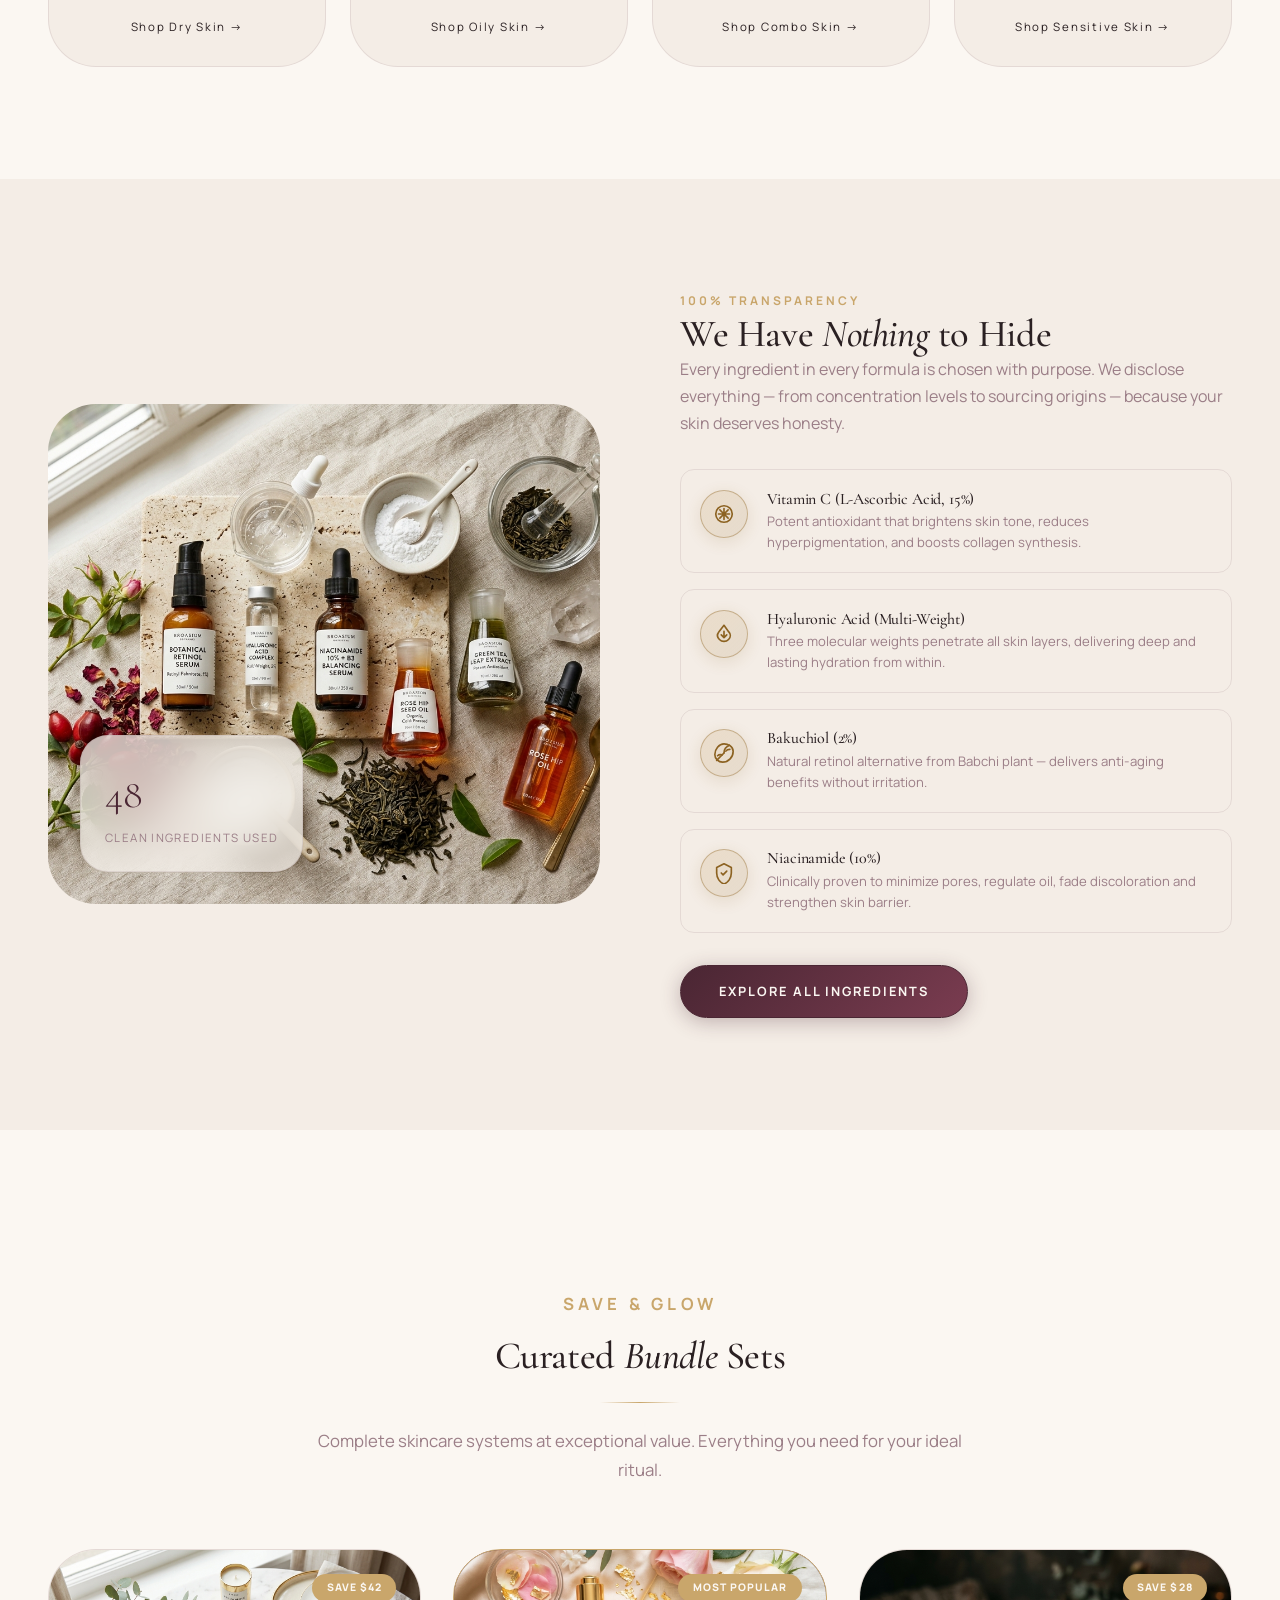
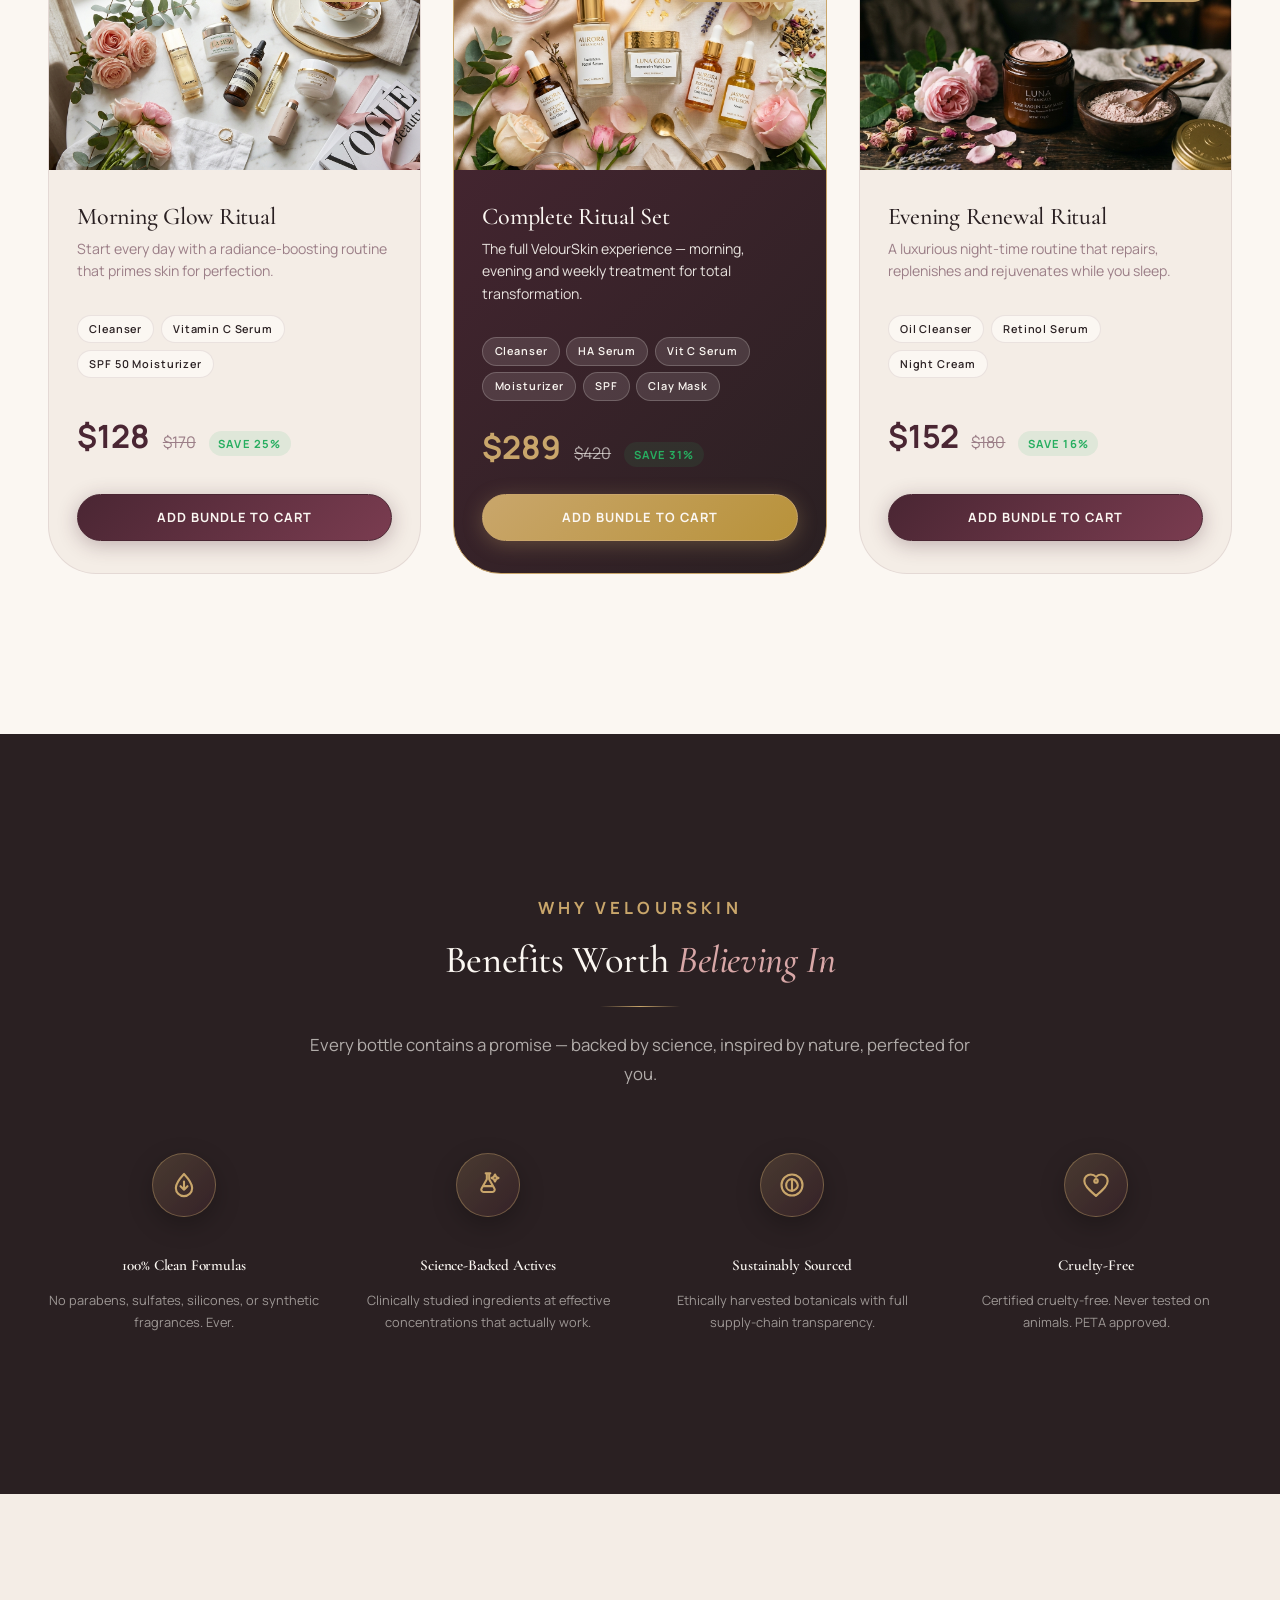
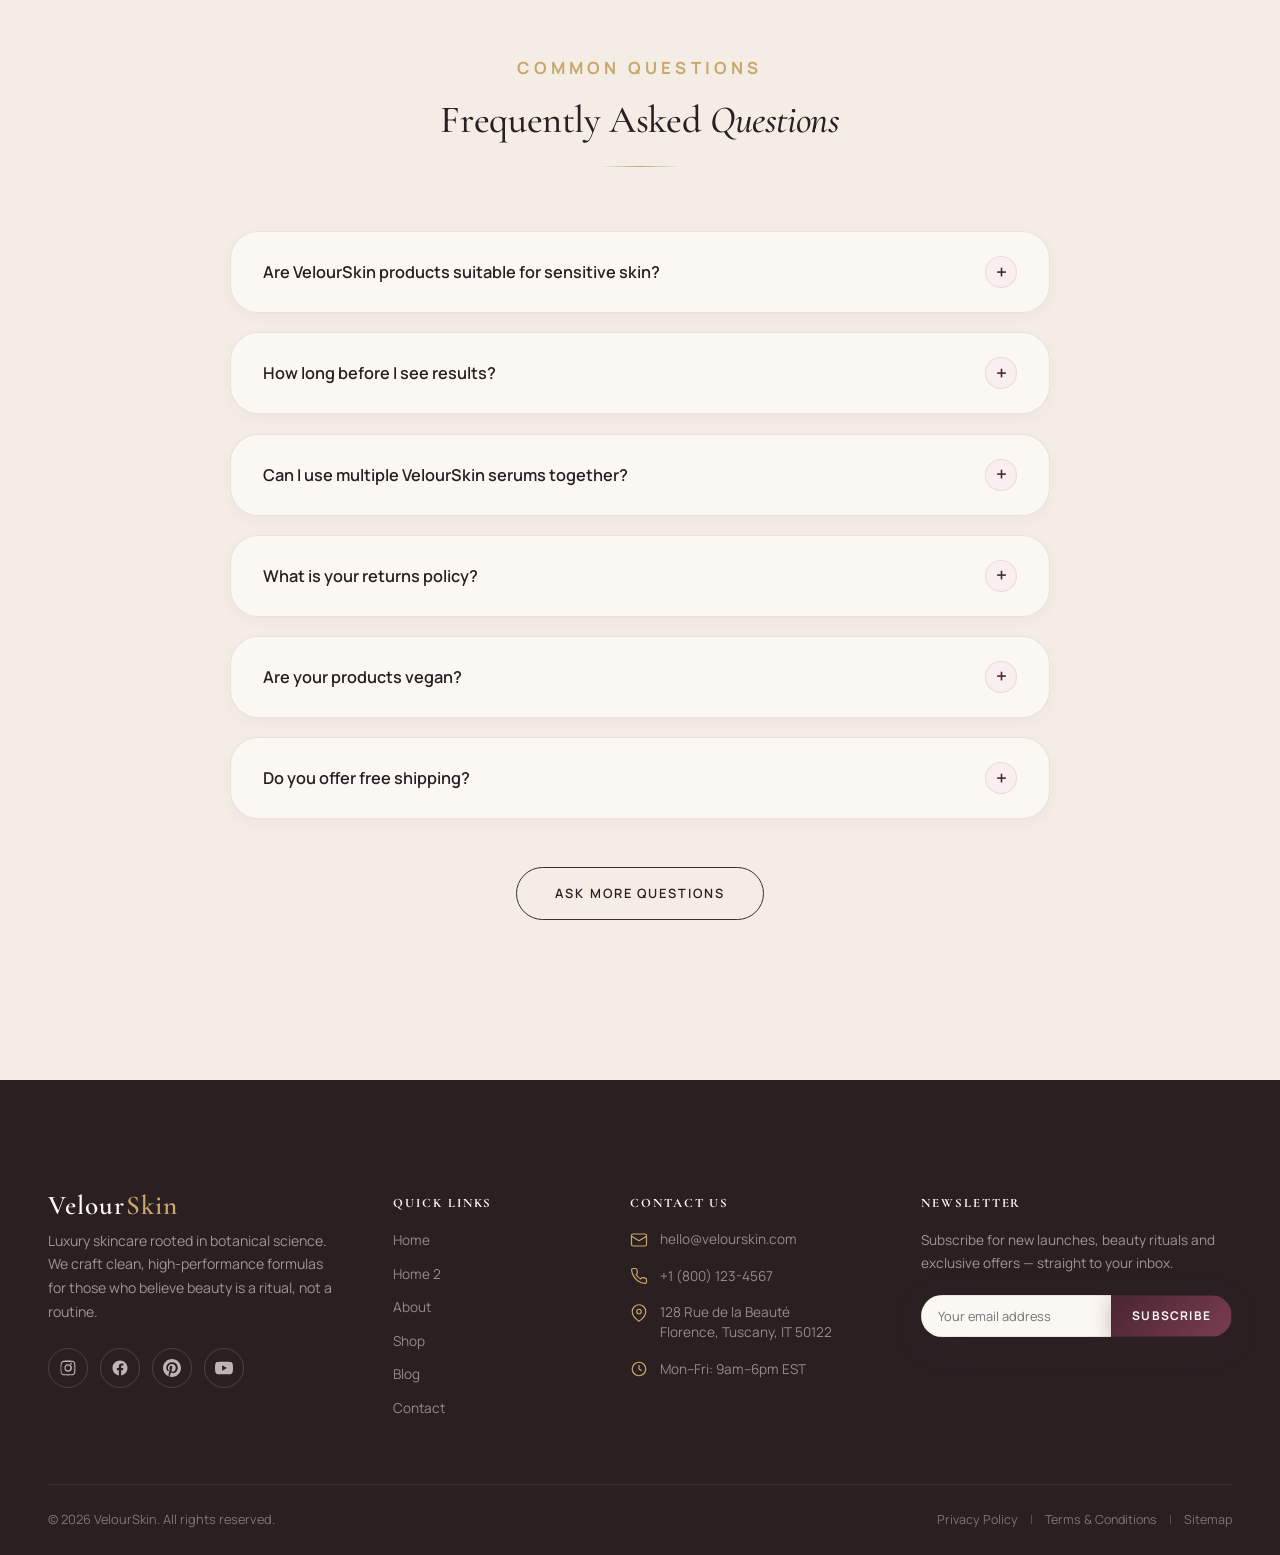
<file: home2.html>
<!DOCTYPE html>
<html lang="en" dir="ltr" data-theme="light">
<head>
  <meta charset="UTF-8">
  <meta name="viewport" content="width=device-width, initial-scale=1.0">
  <meta name="description" content="VelourSkin — Discover botanical luxury skincare for every skin type. Shop our curated collections of cleansers, serums, moisturizers and more.">
  <title>VelourSkin — Home 2 | Luxury Skincare Alternative Layout</title>
  <link rel="preconnect" href="https://fonts.googleapis.com">
  <link rel="preconnect" href="https://fonts.gstatic.com" crossorigin>
  <link href="https://fonts.googleapis.com/css2?family=Cormorant+Garamond:ital,wght@0,300;0,400;0,500;0,600;0,700;1,300;1,400;1,500&family=Manrope:wght@200;300;400;500;600;700;800&display=swap" rel="stylesheet">
  <link rel="icon" type="image/svg+xml" href="assets/images/favicon.svg">
  <link rel="apple-touch-icon" href="assets/images/favicon.svg">
  <link rel="stylesheet" href="assets/css/style.css">
  <link rel="stylesheet" href="assets/css/extended.css">
  <link rel="stylesheet" href="assets/css/icons.css">
</head>
<body class="page-home2">
  <div id="navMount"></div>

  <main>
    <!-- ── SECTION 1: Split Hero ────────────────────────────── -->
    <section class="hero2">
      <canvas id="particleCanvas" style="position:absolute;inset:0;width:100%;height:100%;pointer-events:none;opacity:.6"></canvas>
      <div class="glow-orb" style="width:500px;height:500px;top:-100px;right:-100px;opacity:.4"></div>
      <div class="glow-orb" style="width:300px;height:300px;bottom:50px;left:50px;opacity:.25;animation-delay:2s"></div>

      <div class="container">
        <div class="hero2-inner">
          <div class="hero2-content reveal-left">
            <p class="subtitle">Spring Collection 2026</p>
            <h1>Glow Beyond<br><em>Compare</em> with<br>Pure Botanics</h1>
            <p>Harness the transformative power of nature's finest ingredients. Our formulations bridge the gap between luxury and science for skin that truly glows.</p>
            <div class="hero2-actions">
              <a href="services.html" class="btn btn-primary btn-lg">Shop Collection</a>
              <a href="about.html" class="btn btn-outline-dark btn-lg">Our Philosophy</a>
            </div>
            <div class="hero2-stats">
              <div class="hero2-stat-item">
                <div class="hero2-stat-num">4.9</div>
                <p class="hero2-stat-label">Average Rating</p>
              </div>
              <div class="hero2-stat-item">
                <div class="hero2-stat-num">50K+</div>
                <p class="hero2-stat-label">Customers</p>
              </div>
              <div class="hero2-stat-item">
                <div class="hero2-stat-num">100%</div>
                <p class="hero2-stat-label">Clean Beauty</p>
              </div>
            </div>
          </div>

          <div class="hero2-image reveal-right">
            <div class="hero2-image-main">
              <img src="assets/images/hero2-model.jpg" alt="Luxury skincare editorial" loading="eager">
            </div>
            <div class="hero2-floating-card">
              <div class="hero2-floating-card-title">New Drop: Rose Elixir</div>
              <div class="hero2-floating-card-text">Just launched · Limited Edition</div>
              <a href="services.html" style="font-size:.72rem;color:var(--champagne);font-weight:700;letter-spacing:.1em;text-transform:uppercase;display:block;margin-top:.5rem;">Shop Now →</a>
            </div>
          </div>
        </div>
      </div>
    </section>

    <!-- ── SECTION 2: Shop by Skin Type ─────────────────────── -->
    <section class="skin-type-section">
      <div class="container">
        <div class="section-header reveal">
          <p class="subtitle">Tailored Solutions</p>
          <h2>Shop by <em>Skin Type</em></h2>
          <div class="section-divider"></div>
          <p>Every skin type deserves a ritual. Find products perfectly matched to your unique skin needs.</p>
        </div>
        <div class="skin-type-grid">
          <div class="skin-type-card reveal reveal-delay-1">
            <div class="skin-type-card-img">
              <span class="skin-type-badge-pill">Deep Hydration</span>
              <img src="assets/images/skin-dry.jpg" alt="Rich hydrating skincare for dry skin" loading="lazy">
            </div>
            <div class="skin-type-content">
              <h3>Dry Skin</h3>
              <p>Rich, nourishing formulas that restore moisture barriers and provide lasting hydration.</p>
              <a href="services.html" class="btn-ghost" style="font-size:.72rem;letter-spacing:.15em">Shop Dry Skin →</a>
            </div>
          </div>
          <div class="skin-type-card reveal reveal-delay-2">
            <div class="skin-type-card-img">
              <span class="skin-type-badge-pill">Pore Clarifying</span>
              <img src="assets/images/skin-oily.jpg" alt="Balancing and clarifying skincare for oily skin" loading="lazy">
            </div>
            <div class="skin-type-content">
              <h3>Oily Skin</h3>
              <p>Lightweight, oil-free formulas that balance sebum production and refine pores.</p>
              <a href="services.html" class="btn-ghost" style="font-size:.72rem;letter-spacing:.15em">Shop Oily Skin →</a>
            </div>
          </div>
          <div class="skin-type-card reveal reveal-delay-3">
            <div class="skin-type-card-img">
              <span class="skin-type-badge-pill">Dual Balance</span>
              <img src="assets/images/skin-combo.jpg" alt="Harmonizing skincare for combination skin" loading="lazy">
            </div>
            <div class="skin-type-content">
              <h3>Combination</h3>
              <p>Dual-action formulas that balance oily zones while hydrating dry areas simultaneously.</p>
              <a href="services.html" class="btn-ghost" style="font-size:.72rem;letter-spacing:.15em">Shop Combo Skin →</a>
            </div>
          </div>
          <div class="skin-type-card reveal reveal-delay-4">
            <div class="skin-type-card-img">
              <span class="skin-type-badge-pill">Calm & Soothe</span>
              <img src="assets/images/skin-sensitive.jpg" alt="Gentle soothing skincare for sensitive skin" loading="lazy">
            </div>
            <div class="skin-type-content">
              <h3>Sensitive Skin</h3>
              <p>Gentle, fragrance-free formulas designed to calm, soothe and strengthen delicate skin.</p>
              <a href="services.html" class="btn-ghost" style="font-size:.72rem;letter-spacing:.15em">Shop Sensitive Skin →</a>
            </div>
          </div>
        </div>
      </div>
    </section>

    <!-- ── SECTION 3: Ingredients Transparency ──────────────── -->
    <section class="ingredients-section">
      <div class="container">
        <div class="ingredients-grid">
          <div class="ingredients-image reveal-left">
            <img src="assets/images/ingredients-botanical.jpg" alt="Premium botanical ingredients" loading="lazy">
            <div class="ingredients-badge">
              <div class="ingredients-badge-value">48</div>
              <div class="ingredients-badge-label">Clean Ingredients Used</div>
            </div>
          </div>
          <div class="reveal-right">
            <p class="subtitle">100% Transparency</p>
            <h2>We Have <em>Nothing</em> to Hide</h2>
            <p style="margin-bottom:1.5rem">Every ingredient in every formula is chosen with purpose. We disclose everything — from concentration levels to sourcing origins — because your skin deserves honesty.</p>
            <div class="ingredients-list">
              <div class="ingredient-item">
                <div class="ingredient-svg-icon"><svg viewBox="0 0 24 24" fill="none" stroke="currentColor" stroke-width="1.5" stroke-linecap="round" stroke-linejoin="round"><circle cx="12" cy="12" r="9"/><path d="M12 12L7.5 7.5M12 12v-6M12 12l4.5-4.5M12 12h6M12 12l4.5 4.5M12 12v6M12 12l-4.5 4.5M12 12H6"/></svg></div>
                <div class="ingredient-info">
                  <h4>Vitamin C (L-Ascorbic Acid, 15%)</h4>
                  <p>Potent antioxidant that brightens skin tone, reduces hyperpigmentation, and boosts collagen synthesis.</p>
                </div>
              </div>
              <div class="ingredient-item">
                <div class="ingredient-svg-icon"><svg viewBox="0 0 24 24" fill="none" stroke="currentColor" stroke-width="1.5" stroke-linecap="round" stroke-linejoin="round"><path d="M12 2.5L6.5 9.5C4.5 12 4.5 15.5 7 18a7 7 0 0 0 10 0c2.5-2.5 2.5-6 0-8.5L12 2.5z"/><path d="M12 9v7M9 13l3 3 3-3"/></svg></div>
                <div class="ingredient-info">
                  <h4>Hyaluronic Acid (Multi-Weight)</h4>
                  <p>Three molecular weights penetrate all skin layers, delivering deep and lasting hydration from within.</p>
                </div>
              </div>
              <div class="ingredient-item">
                <div class="ingredient-svg-icon"><svg viewBox="0 0 24 24" fill="none" stroke="currentColor" stroke-width="1.5" stroke-linecap="round" stroke-linejoin="round"><path d="M12 2C6.5 2 2 8 2 13.5C2 18.2 5.8 22 10.5 22C17 22 22 16.5 22 10C22 4.5 16 2 12 2Z"/><path d="M4 20L12 12"/><path d="M12 12C12 8.5 14 5 18 3.5"/><path d="M10 14C8 13.5 6 14 5 15"/><path d="M14 10C15 8.5 17 8 18.5 8"/></svg></div>
                <div class="ingredient-info">
                  <h4>Bakuchiol (2%)</h4>
                  <p>Natural retinol alternative from Babchi plant — delivers anti-aging benefits without irritation.</p>
                </div>
              </div>
              <div class="ingredient-item">
                <div class="ingredient-svg-icon"><svg viewBox="0 0 24 24" fill="none" stroke="currentColor" stroke-width="1.5" stroke-linecap="round" stroke-linejoin="round"><path d="M12 2L4 6v6c0 5.5 3.5 10.5 8 12 4.5-1.5 8-6.5 8-12V6l-8-4z"/><path d="M9 12l2 2 4-4"/></svg></div>
                <div class="ingredient-info">
                  <h4>Niacinamide (10%)</h4>
                  <p>Clinically proven to minimize pores, regulate oil, fade discoloration and strengthen skin barrier.</p>
                </div>
              </div>
            </div>
            <a href="services.html" class="btn btn-primary" style="margin-top:2rem">Explore All Ingredients</a>
          </div>
        </div>
      </div>
    </section>

    <!-- ── SECTION 4: Bundle Deals ──────────────────────────── -->
    <section class="bundle-section" id="saveGlow">
      <div class="container">
        <div class="section-header reveal">
          <p class="subtitle">Save & Glow</p>
          <h2>Curated <em>Bundle</em> Sets</h2>
          <div class="section-divider"></div>
          <p>Complete skincare systems at exceptional value. Everything you need for your ideal ritual.</p>
        </div>
        <div class="bundle-grid">
          <div class="bundle-card reveal reveal-delay-1">
            <span class="bundle-tag">Save $42</span>
            <div class="bundle-image">
              <img src="assets/images/skincare-routine.jpg" alt="Morning Glow Bundle" loading="lazy">
            </div>
            <div class="bundle-body">
              <h3 class="bundle-name">Morning Glow Ritual</h3>
              <p>Start every day with a radiance-boosting routine that primes skin for perfection.</p>
              <div class="bundle-items">
                <span class="bundle-item-tag">Cleanser</span>
                <span class="bundle-item-tag">Vitamin C Serum</span>
                <span class="bundle-item-tag">SPF 50 Moisturizer</span>
              </div>
              <div class="bundle-pricing">
                <span class="bundle-price">$128</span>
                <span class="bundle-original">$170</span>
                <span class="bundle-save">Save 25%</span>
              </div>
              <button class="btn btn-primary" style="width:100%;justify-content:center;margin-top:1.2rem" data-add-cart="bundle-morning" data-name="Morning Glow Ritual Bundle" data-price="128">Add Bundle to Cart</button>
            </div>
          </div>

          <div class="bundle-card featured reveal reveal-delay-2">
            <span class="bundle-tag">Most Popular</span>
            <div class="bundle-image">
              <img src="assets/images/products-flatlay.jpg" alt="Complete Ritual Bundle" loading="lazy">
            </div>
            <div class="bundle-body">
              <h3 class="bundle-name">Complete Ritual Set</h3>
              <p>The full VelourSkin experience — morning, evening and weekly treatment for total transformation.</p>
              <div class="bundle-items">
                <span class="bundle-item-tag">Cleanser</span>
                <span class="bundle-item-tag">HA Serum</span>
                <span class="bundle-item-tag">Vit C Serum</span>
                <span class="bundle-item-tag">Moisturizer</span>
                <span class="bundle-item-tag">SPF</span>
                <span class="bundle-item-tag">Clay Mask</span>
              </div>
              <div class="bundle-pricing">
                <span class="bundle-price">$289</span>
                <span class="bundle-original">$420</span>
                <span class="bundle-save">Save 31%</span>
              </div>
              <button class="btn btn-secondary" style="width:100%;justify-content:center;margin-top:1.2rem" data-add-cart="bundle-complete" data-name="Complete Ritual Bundle" data-price="289">Add Bundle to Cart</button>
            </div>
          </div>

          <div class="bundle-card reveal reveal-delay-3">
            <span class="bundle-tag">Save $28</span>
            <div class="bundle-image">
              <img src="assets/images/facemask-product.jpg" alt="Evening Ritual Bundle" loading="lazy">
            </div>
            <div class="bundle-body">
              <h3 class="bundle-name">Evening Renewal Ritual</h3>
              <p>A luxurious night-time routine that repairs, replenishes and rejuvenates while you sleep.</p>
              <div class="bundle-items">
                <span class="bundle-item-tag">Oil Cleanser</span>
                <span class="bundle-item-tag">Retinol Serum</span>
                <span class="bundle-item-tag">Night Cream</span>
              </div>
              <div class="bundle-pricing">
                <span class="bundle-price">$152</span>
                <span class="bundle-original">$180</span>
                <span class="bundle-save">Save 16%</span>
              </div>
              <button class="btn btn-primary" style="width:100%;justify-content:center;margin-top:1.2rem" data-add-cart="bundle-evening" data-name="Evening Renewal Bundle" data-price="152">Add Bundle to Cart</button>
            </div>
          </div>
        </div>
      </div>
    </section>

    <!-- ── SECTION 5: Product Benefits ─────────────────────── -->
    <section class="benefits-section section-lg">
      <div class="container">
        <div class="section-header reveal" style="color:var(--ivory)">
          <p class="subtitle" style="color:var(--champagne)">Why VelourSkin</p>
          <h2 style="color:var(--ivory)">Benefits Worth <em style="color:var(--blush)">Believing In</em></h2>
          <div class="section-divider"></div>
          <p style="color:rgba(251,247,242,.65)">Every bottle contains a promise — backed by science, inspired by nature, perfected for you.</p>
        </div>
        <div class="benefits-grid">
          <div class="benefit-item reveal reveal-delay-1">
            <div class="benefit-svg-icon"><svg viewBox="0 0 24 24" fill="none" stroke="currentColor" stroke-width="1.6" stroke-linecap="round" stroke-linejoin="round"><path d="M12 2.5C12 2.5 5 10 5 14.5a7 7 0 0 0 14 0C19 10 12 2.5 12 2.5z"/><path d="M12 9v7m-3-3l3 3 3-3"/></svg></div>
            <h4>100% Clean Formulas</h4>
            <p>No parabens, sulfates, silicones, or synthetic fragrances. Ever.</p>
          </div>
          <div class="benefit-item reveal reveal-delay-2">
            <div class="benefit-svg-icon"><svg viewBox="0 0 24 24" fill="none" stroke="currentColor" stroke-width="1.6" stroke-linecap="round" stroke-linejoin="round"><path d="M10 2h4M11 2v5l-4.5 8a2 2 0 0 0 1.7 3h7.6a2 2 0 0 0 1.7-3L13 7V2"/><path d="M8.5 13h7"/><path d="M18 3l1 2 2 1-2 1-1 2-1-2-2-1 2-1 1-2z"/></svg></div>
            <h4>Science-Backed Actives</h4>
            <p>Clinically studied ingredients at effective concentrations that actually work.</p>
          </div>
          <div class="benefit-item reveal reveal-delay-3">
            <div class="benefit-svg-icon"><svg viewBox="0 0 24 24" fill="none" stroke="currentColor" stroke-width="1.6" stroke-linecap="round" stroke-linejoin="round"><circle cx="12" cy="12" r="9"/><path d="M12 7c-3 0-5 2.5-5 5.5s2.5 4.5 5 4.5 5-2.5 5-4.5S15 7 12 7z"/><path d="M12 7v10"/></svg></div>
            <h4>Sustainably Sourced</h4>
            <p>Ethically harvested botanicals with full supply-chain transparency.</p>
          </div>
          <div class="benefit-item reveal reveal-delay-4">
            <div class="benefit-svg-icon"><svg viewBox="0 0 24 24" fill="none" stroke="currentColor" stroke-width="1.6" stroke-linecap="round" stroke-linejoin="round"><path d="M12 21.35l-1.45-1.32C5.4 15.36 2 12.28 2 8.5 2 5.42 4.42 3 7.5 3c1.74 0 3.41.81 4.5 2.09C13.09 3.81 14.76 3 16.5 3 19.58 3 22 5.42 22 8.5c0 3.78-3.4 6.86-8.55 11.54L12 21.35z"/><circle cx="12" cy="8.5" r="1.5"/></svg></div>
            <h4>Cruelty-Free</h4>
            <p>Certified cruelty-free. Never tested on animals. PETA approved.</p>
          </div>
        </div>
      </div>
    </section>

    <!-- ── SECTION 6: FAQ ───────────────────────────────────── -->
    <section class="faq-section">
      <div class="container">
        <div class="section-header reveal">
          <p class="subtitle">Common Questions</p>
          <h2>Frequently Asked <em>Questions</em></h2>
          <div class="section-divider"></div>
        </div>
        <div class="faq-list">
          <div class="faq-item">
            <button class="faq-question" aria-expanded="false">
              Are VelourSkin products suitable for sensitive skin?
              <span class="faq-icon">+</span>
            </button>
            <div class="faq-answer">
              <p>Yes! All VelourSkin products are formulated without common irritants like fragrance, alcohol, and harsh actives. We have a dedicated Sensitive Skin line and recommend taking our Skin Quiz for personalized recommendations. Always patch-test new products.</p>
            </div>
          </div>
          <div class="faq-item">
            <button class="faq-question" aria-expanded="false">
              How long before I see results?
              <span class="faq-icon">+</span>
            </button>
            <div class="faq-answer">
              <p>Most customers report noticeable hydration improvements within the first week. For targeted concerns like hyperpigmentation or fine lines, allow 4–8 weeks of consistent use. 96% of our customers see meaningful improvement within 4 weeks.</p>
            </div>
          </div>
          <div class="faq-item">
            <button class="faq-question" aria-expanded="false">
              Can I use multiple VelourSkin serums together?
              <span class="faq-icon">+</span>
            </button>
            <div class="faq-answer">
              <p>Absolutely! Our serums are designed to layer beautifully. Apply thinner consistencies first (Vitamin C), then thicker ones (Hyaluronic Acid, Peptide Complex). Avoid mixing Retinol with Vitamin C — use them on alternate days or at different times.</p>
            </div>
          </div>
          <div class="faq-item">
            <button class="faq-question" aria-expanded="false">
              What is your returns policy?
              <span class="faq-icon">+</span>
            </button>
            <div class="faq-answer">
              <p>We offer a 60-day satisfaction guarantee. If you're not completely in love with your purchase, return it for a full refund — no questions asked. Simply contact our customer care team with your order number.</p>
            </div>
          </div>
          <div class="faq-item">
            <button class="faq-question" aria-expanded="false">
              Are your products vegan?
              <span class="faq-icon">+</span>
            </button>
            <div class="faq-answer">
              <p>90% of our products are 100% vegan. The few exceptions contain ethically sourced beeswax or lanolin in specific formulations, which are clearly labeled. Our commitment is to transparency, so all ingredients are fully disclosed.</p>
            </div>
          </div>
          <div class="faq-item">
            <button class="faq-question" aria-expanded="false">
              Do you offer free shipping?
              <span class="faq-icon">+</span>
            </button>
            <div class="faq-answer">
              <p>Yes! We offer complimentary standard shipping on all orders over $75 within the US. International shipping is available to 50+ countries. Orders over $150 receive priority shipping at no extra cost.</p>
            </div>
          </div>
        </div>
        <div class="text-center" style="margin-top:3rem">
          <a href="contact.html" class="btn btn-outline-dark">Ask More Questions</a>
        </div>
      </div>
    </section>
  </main>

  <div id="footerMount"></div>
  <script src="assets/js/components.js"></script>
  <script src="assets/js/main.js"></script>
</body>
</html>
</file>
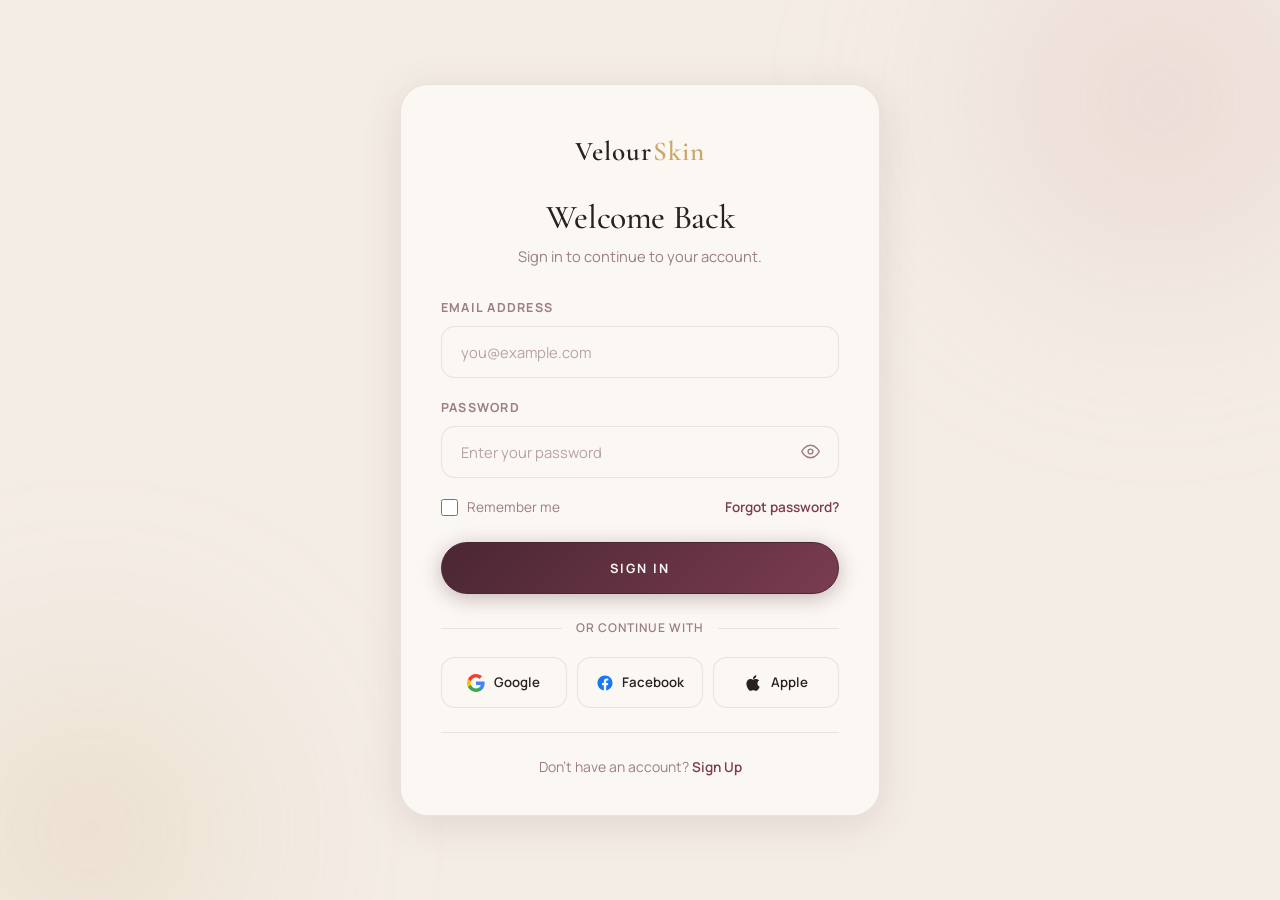
<file: login.html>
<!DOCTYPE html>
<html lang="en" dir="ltr" data-theme="light">
<head>
  <meta charset="UTF-8">
  <meta name="viewport" content="width=device-width, initial-scale=1.0">
  <meta name="description" content="Sign in to your VelourSkin account to track orders, manage your routine and shop faster.">
  <title>Sign In — VelourSkin</title>
  <link rel="preconnect" href="https://fonts.googleapis.com">
  <link rel="preconnect" href="https://fonts.gstatic.com" crossorigin>
  <link href="https://fonts.googleapis.com/css2?family=Cormorant+Garamond:ital,wght@0,300;0,400;0,500;0,600;0,700;1,300;1,400;1,500&family=Manrope:wght@200;300;400;500;600;700;800&display=swap" rel="stylesheet">
  <link rel="icon" type="image/svg+xml" href="assets/images/favicon.svg">
  <link rel="apple-touch-icon" href="assets/images/favicon.svg">
  <link rel="stylesheet" href="assets/css/style.css">
  <link rel="stylesheet" href="assets/css/extended.css">
  <link rel="stylesheet" href="assets/css/icons.css">
  <link rel="stylesheet" href="assets/css/auth.css">
</head>
<body class="auth-page">
  <main class="auth-card" aria-labelledby="loginTitle">
    <a href="index.html" class="auth-brand" aria-label="VelourSkin home">Velour<span>Skin</span></a>

    <h1 id="loginTitle">Welcome Back</h1>
    <p class="auth-subtitle">Sign in to continue to your account.</p>

    <form id="loginForm" class="auth-form" novalidate>
      <div class="auth-status" data-form-status role="status" aria-live="polite"></div>

      <div class="form-group">
        <label class="form-label" for="loginEmail">Email Address</label>
        <input class="form-control" type="email" id="loginEmail" name="email"
               placeholder="you@example.com" autocomplete="email" required aria-describedby="loginEmail-error">
        <p class="field-error" id="loginEmail-error" role="alert"></p>
      </div>

      <div class="form-group">
        <label class="form-label" for="loginPassword">Password</label>
        <div class="password-wrap">
          <input class="form-control" type="password" id="loginPassword" name="password"
                 placeholder="Enter your password" autocomplete="current-password" required aria-describedby="loginPassword-error">
          <button type="button" class="password-toggle" data-password-toggle="loginPassword" aria-label="Show password" aria-pressed="false"></button>
        </div>
        <p class="field-error" id="loginPassword-error" role="alert"></p>
      </div>

      <div class="auth-row">
        <label class="remember-check" for="rememberMe">
          <input type="checkbox" id="rememberMe" name="remember"> Remember me
        </label>
        <a class="auth-link" href="contact.html">Forgot password?</a>
      </div>

      <button type="submit" class="btn btn-primary auth-submit">Sign In</button>
    </form>

    <div class="auth-divider" aria-hidden="true">or continue with</div>

    <div class="auth-social">
      <a class="auth-social-btn" href="https://www.google.com" aria-label="Continue with Google">
        <svg viewBox="0 0 24 24" aria-hidden="true"><path fill="#4285F4" d="M23.49 12.27c0-.79-.07-1.54-.19-2.27H12v4.51h6.47c-.29 1.48-1.14 2.73-2.4 3.58v3h3.86c2.26-2.09 3.56-5.17 3.56-8.82z"/><path fill="#34A853" d="M12 24c3.24 0 5.95-1.08 7.93-2.91l-3.86-3c-1.08.72-2.45 1.16-4.07 1.16-3.13 0-5.78-2.11-6.73-4.96H1.29v3.09C3.26 21.3 7.31 24 12 24z"/><path fill="#FBBC05" d="M5.27 14.29c-.25-.72-.38-1.49-.38-2.29s.14-1.57.38-2.29V6.62H1.29C.47 8.24 0 10.06 0 12s.47 3.76 1.29 5.38l3.98-3.09z"/><path fill="#EA4335" d="M12 4.75c1.77 0 3.35.61 4.6 1.8l3.42-3.42C17.95 1.19 15.24 0 12 0 7.31 0 3.26 2.7 1.29 6.62l3.98 3.09C6.22 6.86 8.87 4.75 12 4.75z"/></svg>
        Google
      </a>
      <a class="auth-social-btn" href="https://www.facebook.com" aria-label="Continue with Facebook">
        <svg viewBox="0 0 24 24" aria-hidden="true"><path fill="#1877F2" d="M22 12.06C22 6.5 17.52 2 12 2S2 6.5 2 12.06c0 5 3.66 9.15 8.44 9.94v-7.03H7.9v-2.9h2.54V9.85c0-2.52 1.5-3.91 3.78-3.91 1.1 0 2.24.2 2.24.2v2.47h-1.26c-1.24 0-1.63.78-1.63 1.57v1.89h2.78l-.44 2.9h-2.34V22c4.78-.79 8.44-4.94 8.44-9.94z"/></svg>
        Facebook
      </a>
      <a class="auth-social-btn" href="https://www.apple.com" aria-label="Continue with Apple">
        <svg viewBox="0 0 384 512" aria-hidden="true"><path fill="currentColor" d="M318.7 268.7c-.2-36.7 16.4-64.4 50-84.8-18.8-26.9-47.2-41.7-84.7-44.6-35.5-2.8-74.3 20.7-88.5 20.7-15 0-49.4-19.7-76.4-19.7C63.3 141.2 4 184.8 4 273.5q0 39.3 14.4 81.2c12.8 36.7 59 126.7 107.2 125.2 25.2-.6 43-17.9 75.8-17.9 31.8 0 48.3 17.9 76.4 17.9 48.6-.7 90.4-82.5 102.6-119.3-65.2-30.7-61.7-90-61.7-91.9zm-56.6-164.2c27.3-32.4 24.8-61.9 24-72.5-24.1 1.4-52 16.4-67.9 34.9-17.5 19.8-27.8 44.3-25.6 71.9 26.1 2 49.9-11.4 69.5-34.3z"/></svg>
        Apple
      </a>
    </div>

    <p class="auth-redirect">Don&rsquo;t have an account? <a class="auth-link" href="signup.html">Sign Up</a></p>
  </main>

  <script src="assets/js/main.js"></script>
  <script src="assets/js/auth.js"></script>
</body>
</html>
</file>
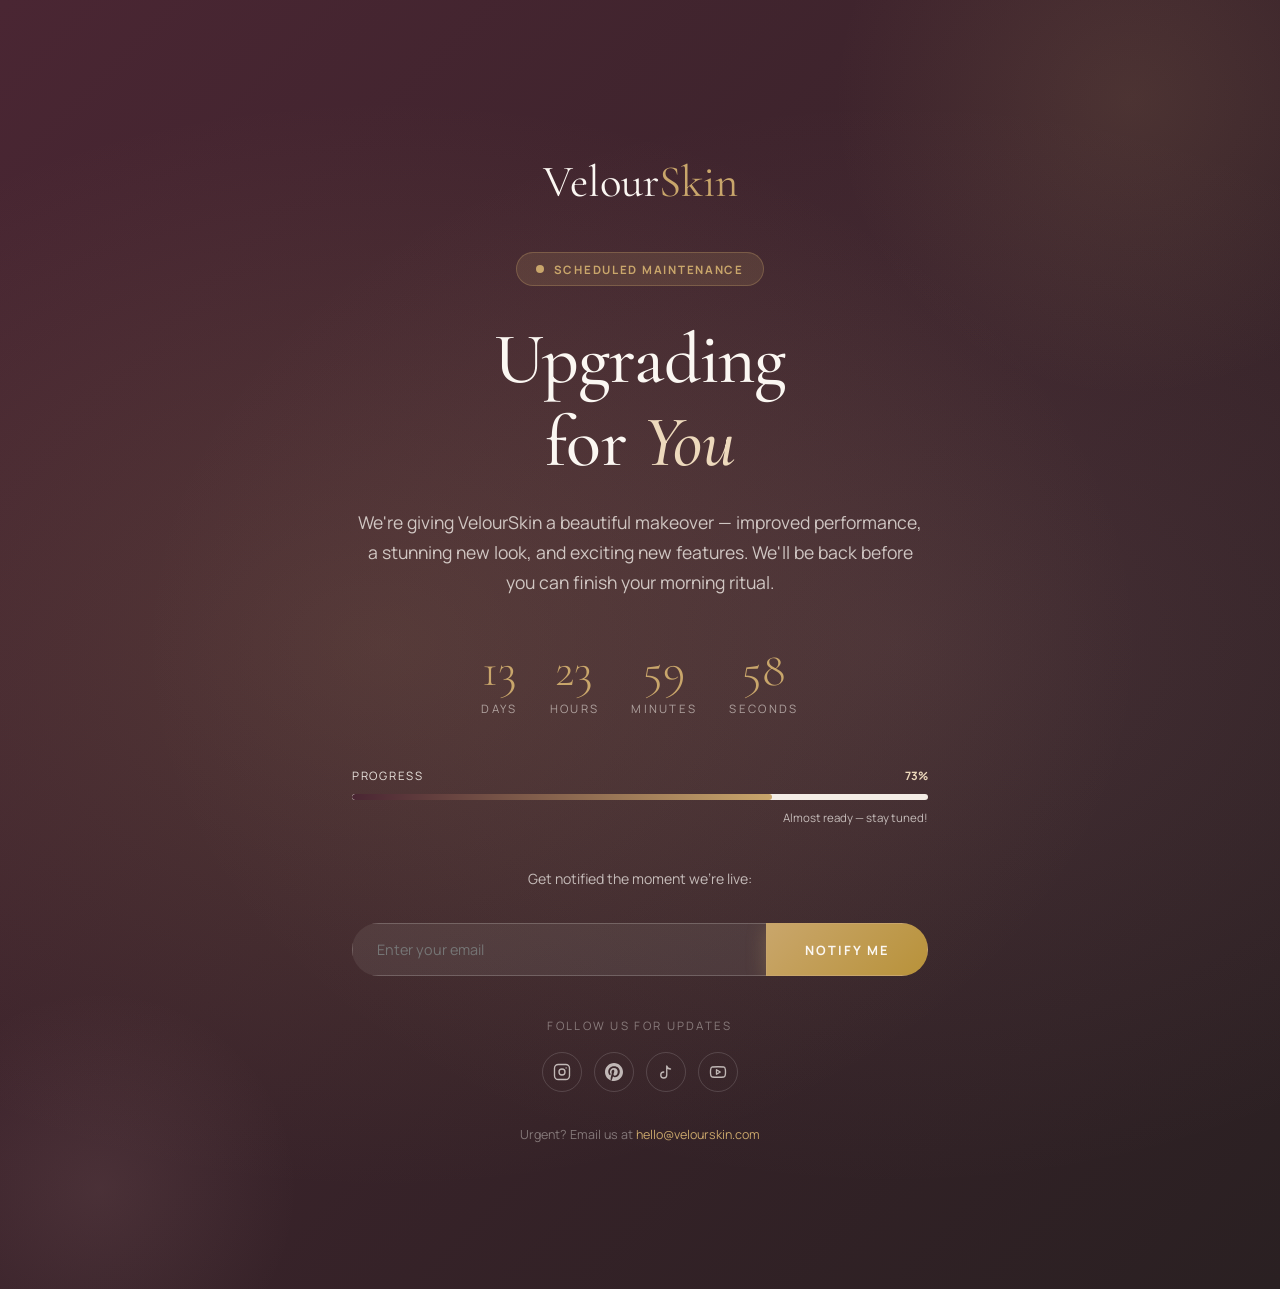
<file: maintenance.html>
<!DOCTYPE html>
<html lang="en" dir="ltr" data-theme="dark">
<head>
  <meta charset="UTF-8">
  <meta name="viewport" content="width=device-width, initial-scale=1.0">
  <meta name="description" content="VelourSkin is currently under maintenance. We're working to bring you an even more beautiful experience. Back soon.">
  <meta name="robots" content="noindex">
  <title>Under Maintenance — VelourSkin | Back Soon</title>
  <link rel="preconnect" href="https://fonts.googleapis.com">
  <link rel="preconnect" href="https://fonts.gstatic.com" crossorigin>
  <link href="https://fonts.googleapis.com/css2?family=Cormorant+Garamond:ital,wght@0,300;0,400;0,500;0,600;0,700;1,300;1,400;1,500&family=Manrope:wght@200;300;400;500;600;700;800&display=swap" rel="stylesheet">
  <link rel="icon" type="image/svg+xml" href="assets/images/favicon.svg">
  <link rel="apple-touch-icon" href="assets/images/favicon.svg">
  <link rel="stylesheet" href="assets/css/style.css">
  <link rel="stylesheet" href="assets/css/extended.css">
  <link rel="stylesheet" href="assets/css/icons.css">
</head>
<body>
  <section class="maintenance-section">
    <!-- Floating orbs -->
    <div style="position:absolute;width:600px;height:600px;top:-200px;right:-150px;border-radius:50%;background:radial-gradient(circle,rgba(201,166,107,.12) 0%,transparent 70%);pointer-events:none;"></div>
    <div style="position:absolute;width:400px;height:400px;bottom:-100px;left:-100px;border-radius:50%;background:radial-gradient(circle,rgba(216,167,167,.1) 0%,transparent 70%);pointer-events:none;animation:glowFloat 8s ease-in-out infinite alternate;"></div>

    <div class="maintenance-inner">
      <!-- Logo -->
      <div class="maintenance-logo">Velour<span>Skin</span></div>

      <!-- Status Badge -->
      <div style="display:inline-flex;align-items:center;gap:.6rem;background:rgba(201,166,107,.15);border:1px solid rgba(201,166,107,.3);border-radius:var(--radius-full);padding:.4rem 1.2rem;margin-bottom:2rem;font-size:.72rem;font-weight:700;letter-spacing:.15em;text-transform:uppercase;color:var(--champagne);">
        <span style="width:8px;height:8px;border-radius:50%;background:var(--champagne);animation:logoPulse 1.5s ease-in-out infinite;flex-shrink:0;"></span>
        Scheduled Maintenance
      </div>

      <!-- Title & Text -->
      <h1 class="maintenance-title">Upgrading<br>for <em>You</em></h1>
      <p class="maintenance-text">We're giving VelourSkin a beautiful makeover — improved performance, a stunning new look, and exciting new features. We'll be back before you can finish your morning ritual.</p>

      <!-- Countdown -->
      <div class="countdown" aria-label="Time until site returns">
        <div class="countdown-unit">
          <div class="countdown-value" id="countDays">14</div>
          <div class="countdown-label">Days</div>
        </div>
        <div class="countdown-unit">
          <div class="countdown-value" id="countHours">00</div>
          <div class="countdown-label">Hours</div>
        </div>
        <div class="countdown-unit">
          <div class="countdown-value" id="countMins">00</div>
          <div class="countdown-label">Minutes</div>
        </div>
        <div class="countdown-unit">
          <div class="countdown-value" id="countSecs">00</div>
          <div class="countdown-label">Seconds</div>
        </div>
      </div>

      <!-- Progress Bar -->
      <div style="margin-bottom:2.5rem;">
        <div style="display:flex;justify-content:space-between;align-items:center;margin-bottom:.5rem;">
          <span style="font-size:.72rem;letter-spacing:.15em;text-transform:uppercase;color:rgba(251,247,242,.9)">Progress</span>
          <span style="font-size:.72rem;color:var(--champagne-light);font-weight:700;">73%</span>
        </div>
        <div class="progress-bar">
          <div class="progress-fill" id="maintenanceProgress" style="width:73%"></div>
        </div>
        <p style="font-size:.72rem;color:rgba(251,247,242,.7);margin-top:.5rem;text-align:right;">Almost ready — stay tuned!</p>
      </div>

      <!-- Notify Form -->
      <div style="margin-bottom:2.5rem;">
        <p style="font-size:.88rem;color:rgba(251,247,242,.7);margin-bottom:1rem;">Get notified the moment we're live:</p>
        <form class="newsletter-form" novalidate style="box-shadow:none;">
          <input type="email" class="newsletter-input" placeholder="Enter your email" required style="border-color:rgba(251,247,242,.2);background:rgba(251,247,242,.07);color:var(--ivory);">
          <button type="submit" class="btn btn-secondary">Notify Me</button>
        </form>
      </div>

      <!-- Social -->
      <div style="margin-bottom:2rem;">
        <p style="font-size:.72rem;letter-spacing:.2em;text-transform:uppercase;color:rgba(251,247,242,.4);margin-bottom:1rem;">Follow us for updates</p>
        <div style="display:flex;gap:.75rem;justify-content:center;">
          <a href="https://www.instagram.com/" target="_blank" rel="noopener" class="social-btn" aria-label="Instagram"><svg viewBox="0 0 24 24" fill="none" stroke="currentColor" stroke-width="1.8" stroke-linecap="round" stroke-linejoin="round"><rect x="2" y="2" width="20" height="20" rx="5"/><circle cx="12" cy="12" r="4"/><line x1="17.5" y1="6.5" x2="17.5" y2="6.5"/></svg></a>
          <a href="https://www.pinterest.com/" target="_blank" rel="noopener" class="social-btn" aria-label="Pinterest"><svg viewBox="0 0 24 24" fill="currentColor" stroke="none"><path d="M12 0C5.373 0 0 5.372 0 12c0 5.084 3.163 9.426 7.627 11.174-.105-.949-.2-2.405.042-3.441.218-.937 1.407-5.965 1.407-5.965s-.359-.719-.359-1.782c0-1.668.967-2.914 2.171-2.914 1.023 0 1.518.769 1.518 1.69 0 1.029-.655 2.568-.994 3.995-.283 1.194.599 2.169 1.777 2.169 2.133 0 3.772-2.249 3.772-5.495 0-2.873-2.064-4.882-5.012-4.882-3.414 0-5.418 2.561-5.418 5.207 0 1.031.397 2.138.893 2.738a.36.36 0 0 1 .083.345c-.091.378-.293 1.233-.333 1.405-.052.225-.174.274-.402.165-1.499-.698-2.436-2.889-2.436-4.649 0-3.785 2.75-7.262 7.929-7.262 4.163 0 7.398 2.967 7.398 6.931 0 4.136-2.607 7.464-6.227 7.464-1.216 0-2.359-.632-2.75-1.378l-.748 2.853c-.271 1.043-1.002 2.35-1.492 3.146C9.57 23.812 10.763 24 12 24c6.627 0 12-5.373 12-12C24 5.372 18.627 0 12 0z"/></svg></a>
          <a href="https://www.tiktok.com/" target="_blank" rel="noopener" class="social-btn" aria-label="TikTok"><svg viewBox="0 0 24 24" fill="none" stroke="currentColor" stroke-width="1.8" stroke-linecap="round" stroke-linejoin="round"><path d="M9 12a4 4 0 1 0 4 4V4c.5 2.5 2.5 4 5 4"/></svg></a>
          <a href="https://www.youtube.com/" target="_blank" rel="noopener" class="social-btn" aria-label="YouTube"><svg viewBox="0 0 24 24" fill="none" stroke="currentColor" stroke-width="1.8" stroke-linecap="round" stroke-linejoin="round"><path d="M22 12c0-2.3-.2-3.9-.5-4.7a2.9 2.9 0 0 0-2-2C17.3 5 12 5 12 5s-5.3 0-7.5.3a2.9 2.9 0 0 0-2 2C2.2 8.1 2 9.7 2 12s.2 3.9.5 4.7a2.9 2.9 0 0 0 2 2c2.2.3 7.5.3 7.5.3s5.3 0 7.5-.3a2.9 2.9 0 0 0 2-2c.3-.8.5-2.4.5-4.7z"/><polygon points="10 9 15 12 10 15 10 9"/></svg></a>
        </div>
      </div>

      <!-- Contact -->
      <p style="font-size:.78rem;color:rgba(251,247,242,.4);">
        Urgent? Email us at <a href="mailto:hello@velourskin.com" style="color:var(--champagne);">hello@velourskin.com</a>
      </p>
    </div>
  </section>

  <script src="assets/js/main.js"></script>
  <script>
    // Maintenance-specific init (no navbar/footer)
    document.addEventListener('DOMContentLoaded', () => {
      // Countdown
      const end = new Date();
      end.setDate(end.getDate() + 14);
      const tick = () => {
        const diff = end - new Date();
        if (diff <= 0) return;
        const d = Math.floor(diff / 864e5);
        const h = Math.floor((diff % 864e5) / 36e5);
        const m = Math.floor((diff % 36e5) / 6e4);
        const s = Math.floor((diff % 6e4) / 1e3);
        const set = (id, v) => { const el = document.getElementById(id); if (el) el.textContent = String(v).padStart(2, '0'); };
        set('countDays', d); set('countHours', h); set('countMins', m); set('countSecs', s);
      };
      tick();
      setInterval(tick, 1000);

      // Newsletter
      document.querySelectorAll('.newsletter-form').forEach(form => {
        form.addEventListener('submit', e => {
          e.preventDefault();
          const input = form.querySelector('input');
          if (!input?.value.trim()) return;
          const btn = form.querySelector('button');
          btn.textContent = 'You\'re on the list!';
          btn.disabled = true;
          input.value = '';
        });
      });
    });
  </script>
</body>
</html>
</file>
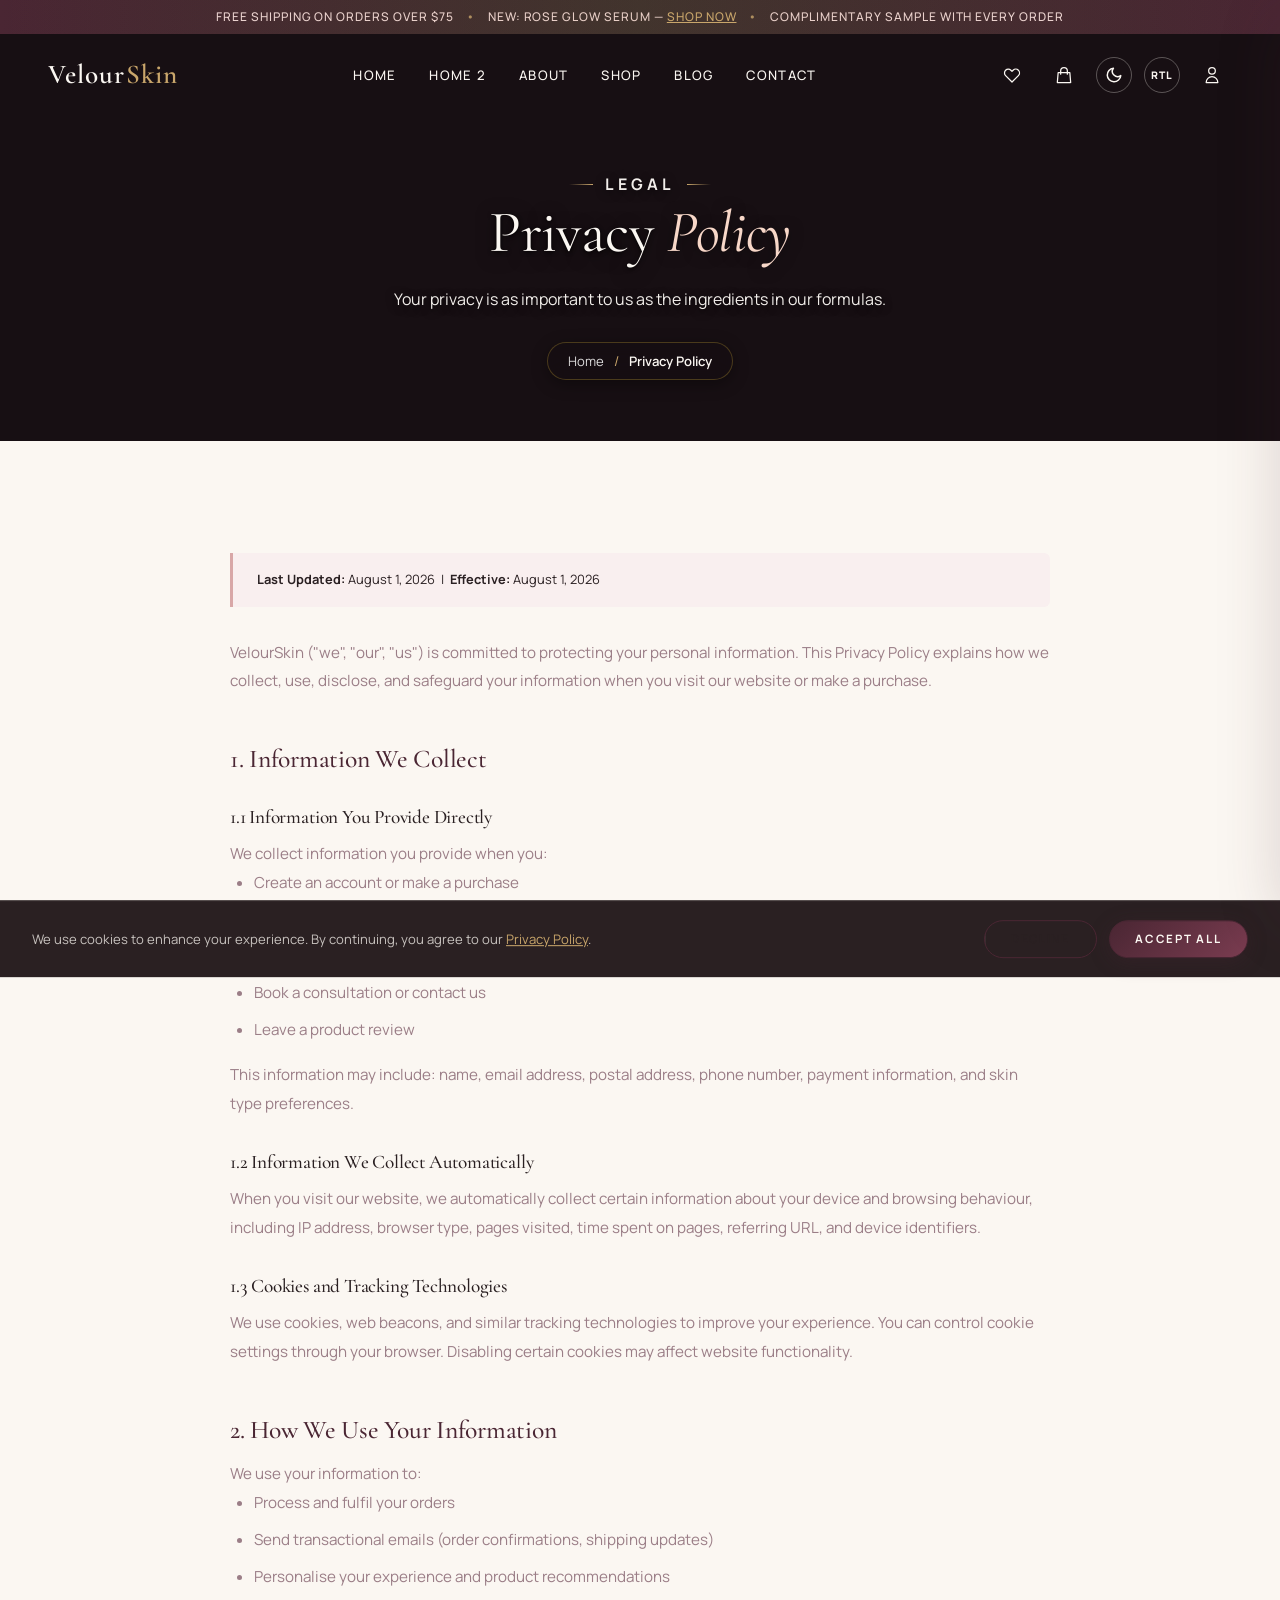
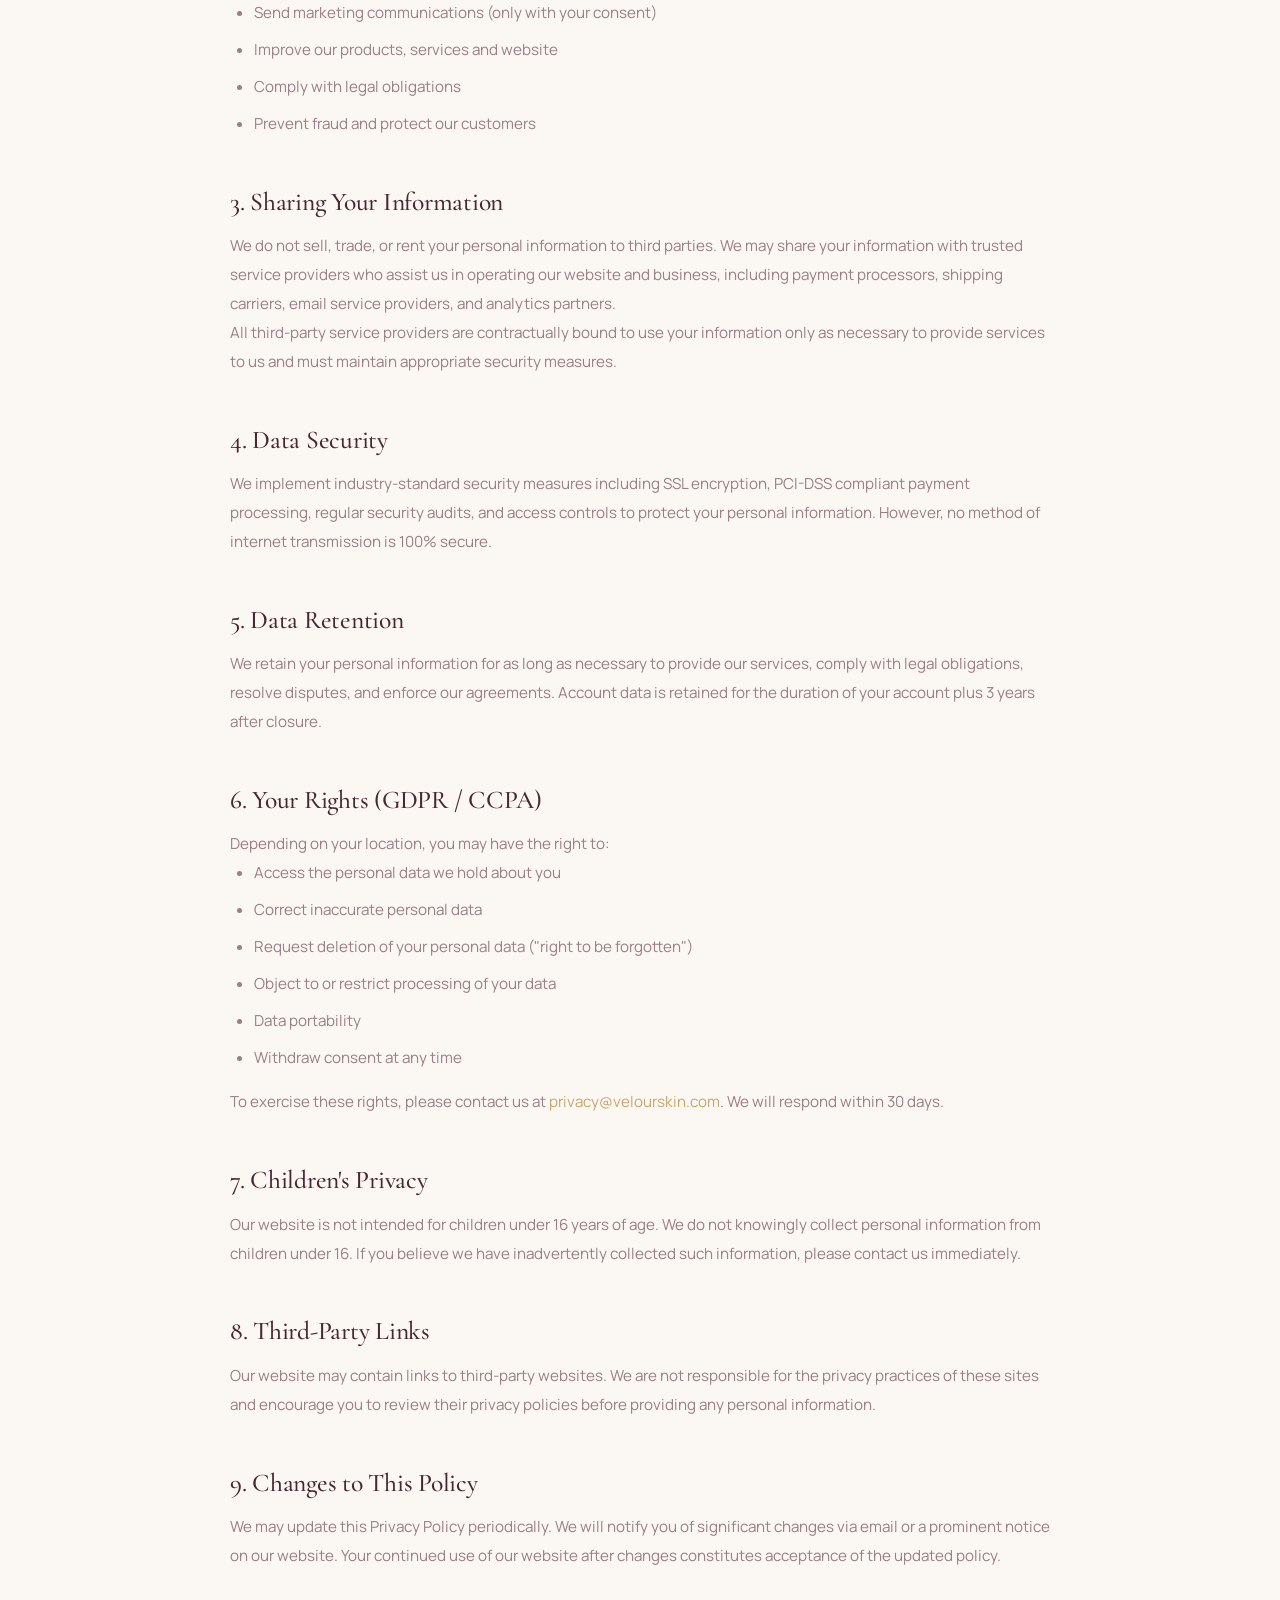
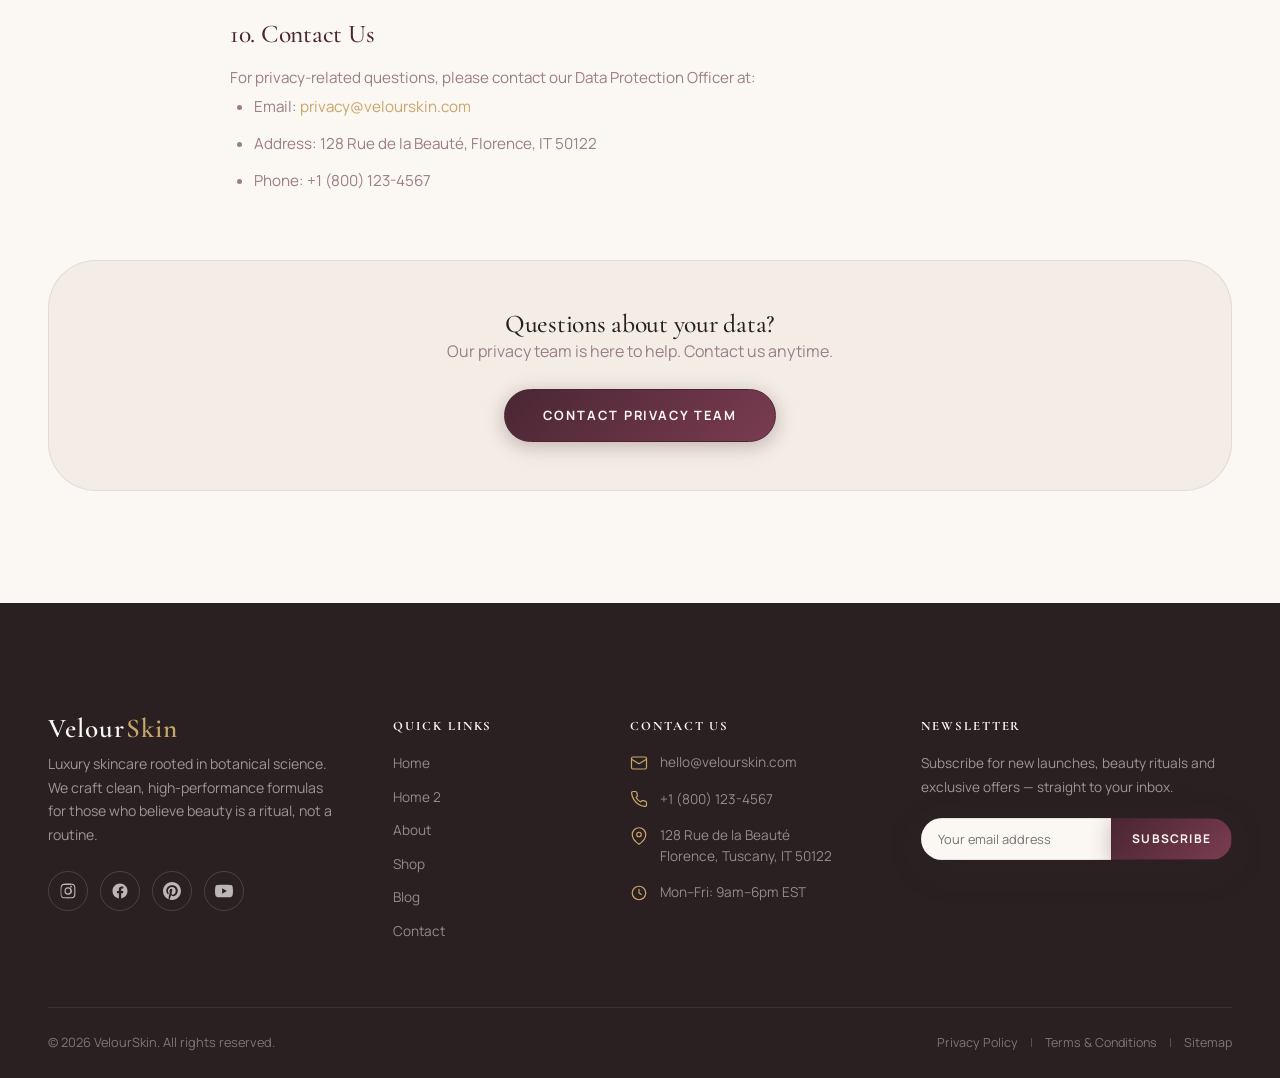
<file: privacy.html>
<!DOCTYPE html>
<html lang="en" dir="ltr" data-theme="light">
<head>
  <meta charset="UTF-8">
  <meta name="viewport" content="width=device-width, initial-scale=1.0">
  <meta name="description" content="VelourSkin Privacy Policy — How we collect, use and protect your personal information.">
  <title>Privacy Policy — VelourSkin</title>
  <link rel="preconnect" href="https://fonts.googleapis.com">
  <link rel="preconnect" href="https://fonts.gstatic.com" crossorigin>
  <link href="https://fonts.googleapis.com/css2?family=Cormorant+Garamond:ital,wght@0,300;0,400;0,500;0,600;0,700;1,300;1,400;1,500&family=Manrope:wght@200;300;400;500;600;700;800&display=swap" rel="stylesheet">
  <link rel="icon" type="image/svg+xml" href="assets/images/favicon.svg">
  <link rel="apple-touch-icon" href="assets/images/favicon.svg">
  <link rel="stylesheet" href="assets/css/style.css">
  <link rel="stylesheet" href="assets/css/extended.css">
  <link rel="stylesheet" href="assets/css/icons.css">
</head>
<body>
  <div id="navMount"></div>
  <main>
    <section class="page-hero">
      <div class="container">
        <p class="subtitle page-hero-tag">Legal</p>
        <h1>Privacy <em>Policy</em></h1>
        <p>Your privacy is as important to us as the ingredients in our formulas.</p>
        <nav class="breadcrumb"><a href="index.html">Home</a><span class="breadcrumb-sep">/</span><span aria-current="page">Privacy Policy</span></nav>
      </div>
    </section>

    <section>
      <div class="container">
        <div class="legal-content">
          <div class="last-updated"><strong>Last Updated:</strong> August 1, 2026 &nbsp;|&nbsp; <strong>Effective:</strong> August 1, 2026</div>

          <p>VelourSkin ("we", "our", "us") is committed to protecting your personal information. This Privacy Policy explains how we collect, use, disclose, and safeguard your information when you visit our website or make a purchase.</p>

          <h2>1. Information We Collect</h2>
          <h3>1.1 Information You Provide Directly</h3>
          <p>We collect information you provide when you:</p>
          <ul>
            <li>Create an account or make a purchase</li>
            <li>Subscribe to our newsletter</li>
            <li>Complete our Skin Quiz</li>
            <li>Book a consultation or contact us</li>
            <li>Leave a product review</li>
          </ul>
          <p>This information may include: name, email address, postal address, phone number, payment information, and skin type preferences.</p>

          <h3>1.2 Information We Collect Automatically</h3>
          <p>When you visit our website, we automatically collect certain information about your device and browsing behaviour, including IP address, browser type, pages visited, time spent on pages, referring URL, and device identifiers.</p>

          <h3>1.3 Cookies and Tracking Technologies</h3>
          <p>We use cookies, web beacons, and similar tracking technologies to improve your experience. You can control cookie settings through your browser. Disabling certain cookies may affect website functionality.</p>

          <h2>2. How We Use Your Information</h2>
          <p>We use your information to:</p>
          <ul>
            <li>Process and fulfil your orders</li>
            <li>Send transactional emails (order confirmations, shipping updates)</li>
            <li>Personalise your experience and product recommendations</li>
            <li>Send marketing communications (only with your consent)</li>
            <li>Improve our products, services and website</li>
            <li>Comply with legal obligations</li>
            <li>Prevent fraud and protect our customers</li>
          </ul>

          <h2>3. Sharing Your Information</h2>
          <p>We do not sell, trade, or rent your personal information to third parties. We may share your information with trusted service providers who assist us in operating our website and business, including payment processors, shipping carriers, email service providers, and analytics partners.</p>
          <p>All third-party service providers are contractually bound to use your information only as necessary to provide services to us and must maintain appropriate security measures.</p>

          <h2>4. Data Security</h2>
          <p>We implement industry-standard security measures including SSL encryption, PCI-DSS compliant payment processing, regular security audits, and access controls to protect your personal information. However, no method of internet transmission is 100% secure.</p>

          <h2>5. Data Retention</h2>
          <p>We retain your personal information for as long as necessary to provide our services, comply with legal obligations, resolve disputes, and enforce our agreements. Account data is retained for the duration of your account plus 3 years after closure.</p>

          <h2>6. Your Rights (GDPR / CCPA)</h2>
          <p>Depending on your location, you may have the right to:</p>
          <ul>
            <li>Access the personal data we hold about you</li>
            <li>Correct inaccurate personal data</li>
            <li>Request deletion of your personal data ("right to be forgotten")</li>
            <li>Object to or restrict processing of your data</li>
            <li>Data portability</li>
            <li>Withdraw consent at any time</li>
          </ul>
          <p>To exercise these rights, please contact us at <a href="mailto:privacy@velourskin.com" style="color:var(--champagne)">privacy@velourskin.com</a>. We will respond within 30 days.</p>

          <h2>7. Children's Privacy</h2>
          <p>Our website is not intended for children under 16 years of age. We do not knowingly collect personal information from children under 16. If you believe we have inadvertently collected such information, please contact us immediately.</p>

          <h2>8. Third-Party Links</h2>
          <p>Our website may contain links to third-party websites. We are not responsible for the privacy practices of these sites and encourage you to review their privacy policies before providing any personal information.</p>

          <h2>9. Changes to This Policy</h2>
          <p>We may update this Privacy Policy periodically. We will notify you of significant changes via email or a prominent notice on our website. Your continued use of our website after changes constitutes acceptance of the updated policy.</p>

          <h2>10. Contact Us</h2>
          <p>For privacy-related questions, please contact our Data Protection Officer at:</p>
          <ul>
            <li>Email: <a href="mailto:privacy@velourskin.com" style="color:var(--champagne)">privacy@velourskin.com</a></li>
            <li>Address: 128 Rue de la Beauté, Florence, IT 50122</li>
            <li>Phone: +1 (800) 123-4567</li>
          </ul>
        </div>

        <!-- CTA -->
        <div style="text-align:center;margin-top:4rem;padding:3rem;background:var(--bg-secondary);border-radius:var(--radius-xl);border:1px solid var(--border-color);" class="reveal">
          <h3>Questions about your data?</h3>
          <p style="margin-bottom:1.5rem">Our privacy team is here to help. Contact us anytime.</p>
          <a href="contact.html" class="btn btn-primary">Contact Privacy Team</a>
        </div>
      </div>
    </section>
  </main>
  <div id="footerMount"></div>
  <script src="assets/js/components.js"></script>
  <script src="assets/js/main.js"></script>
</body>
</html>
</file>
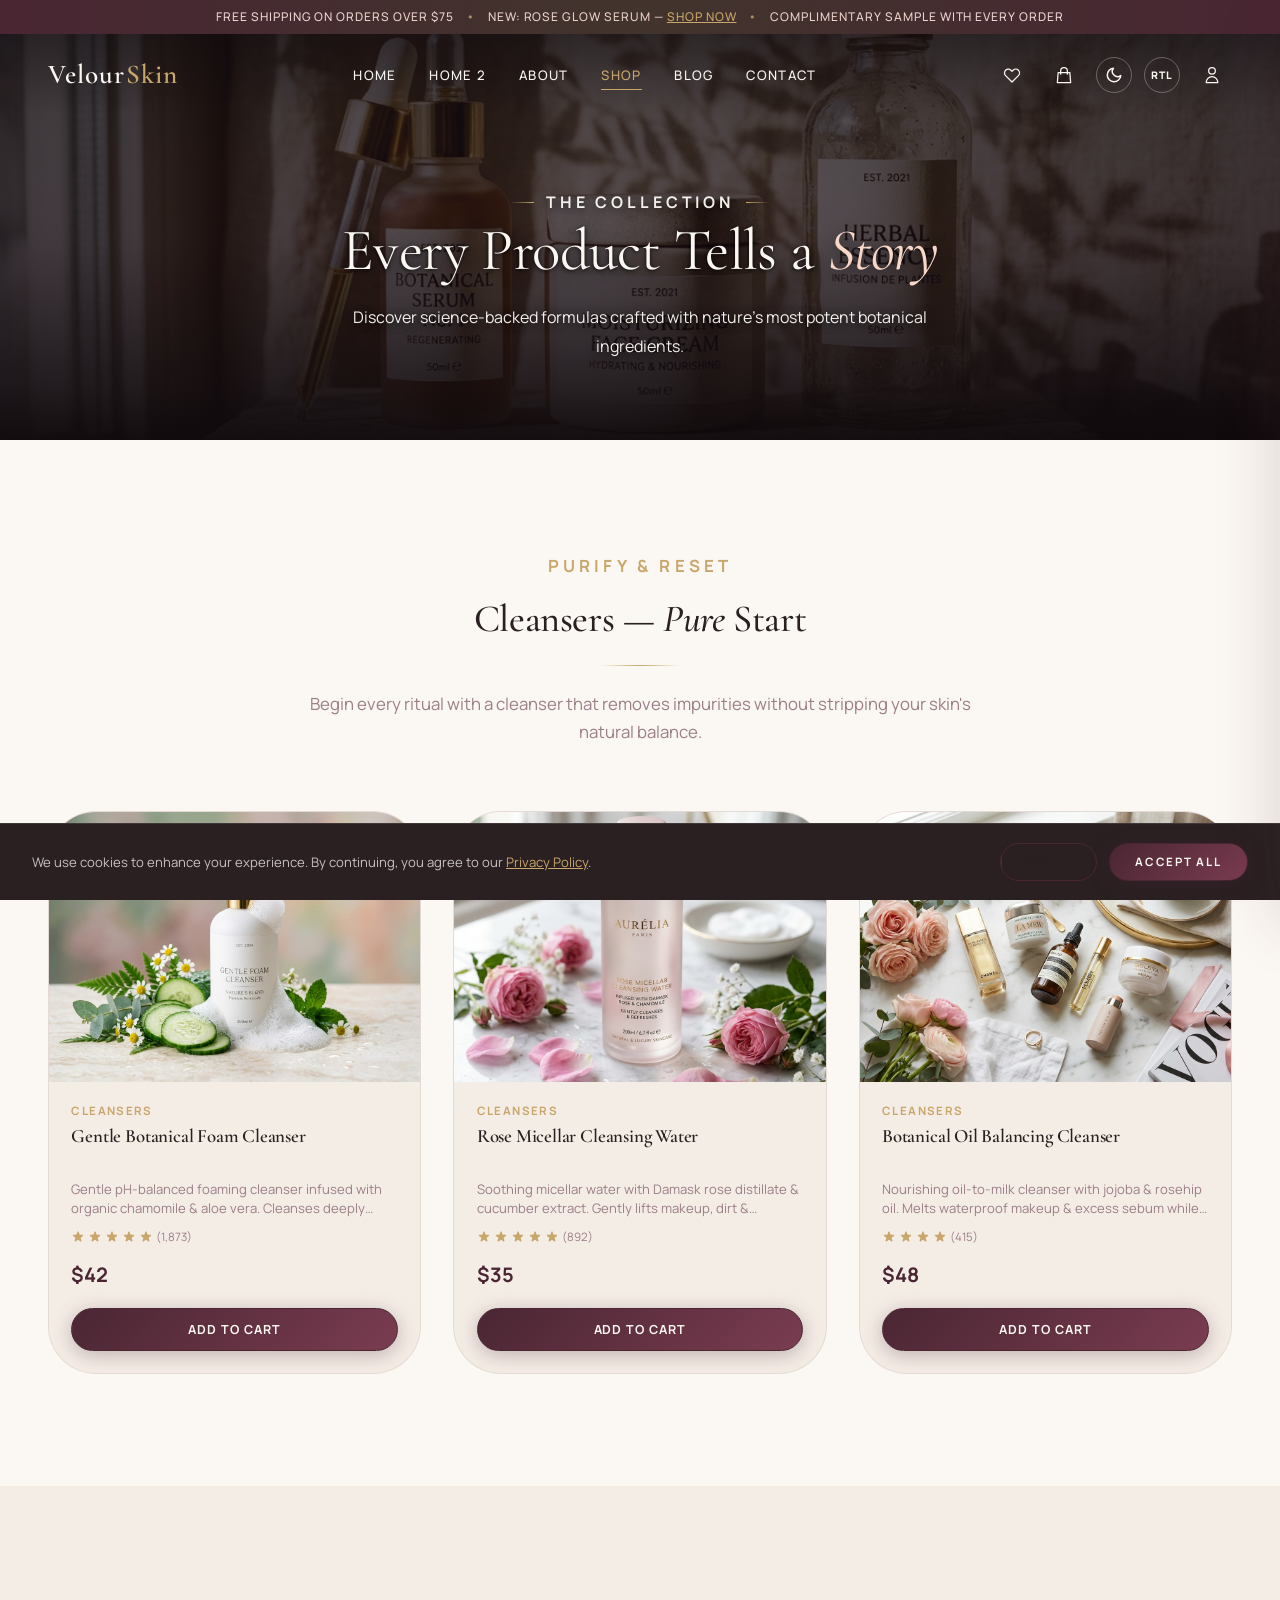
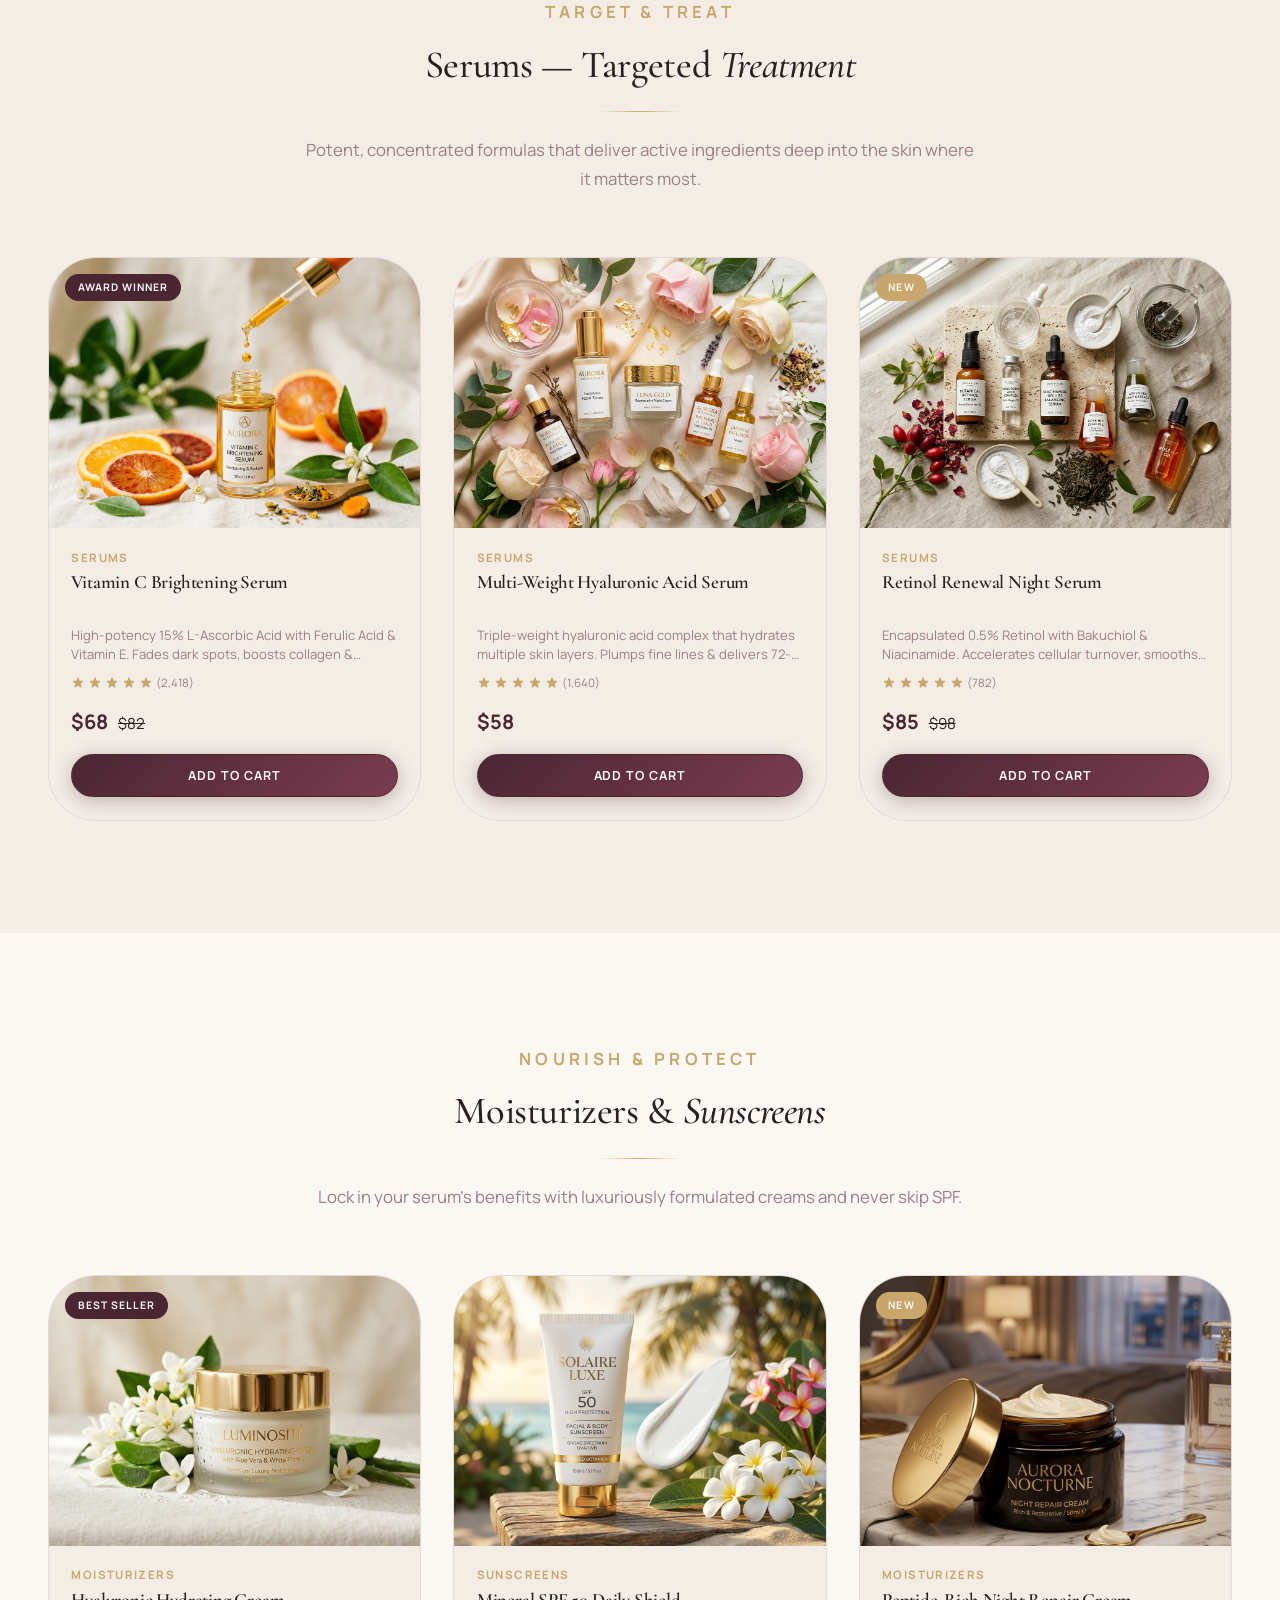
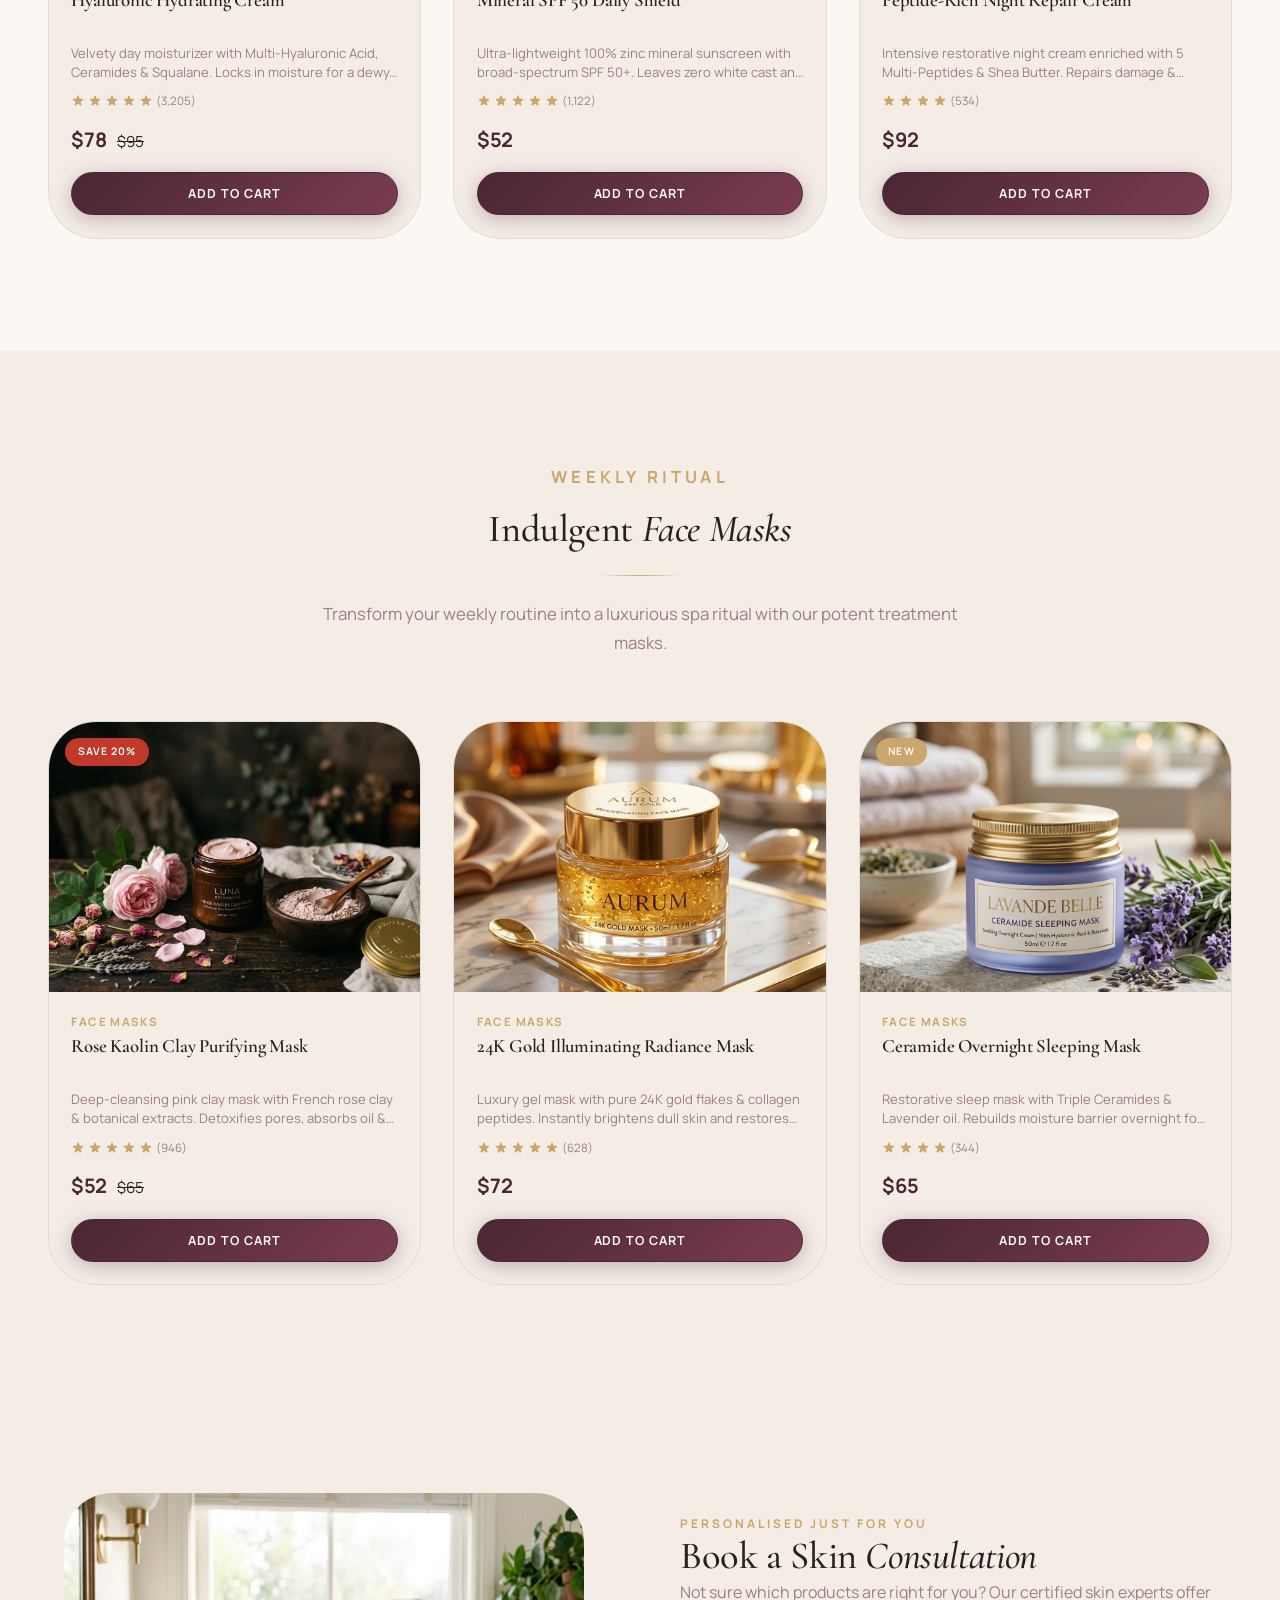
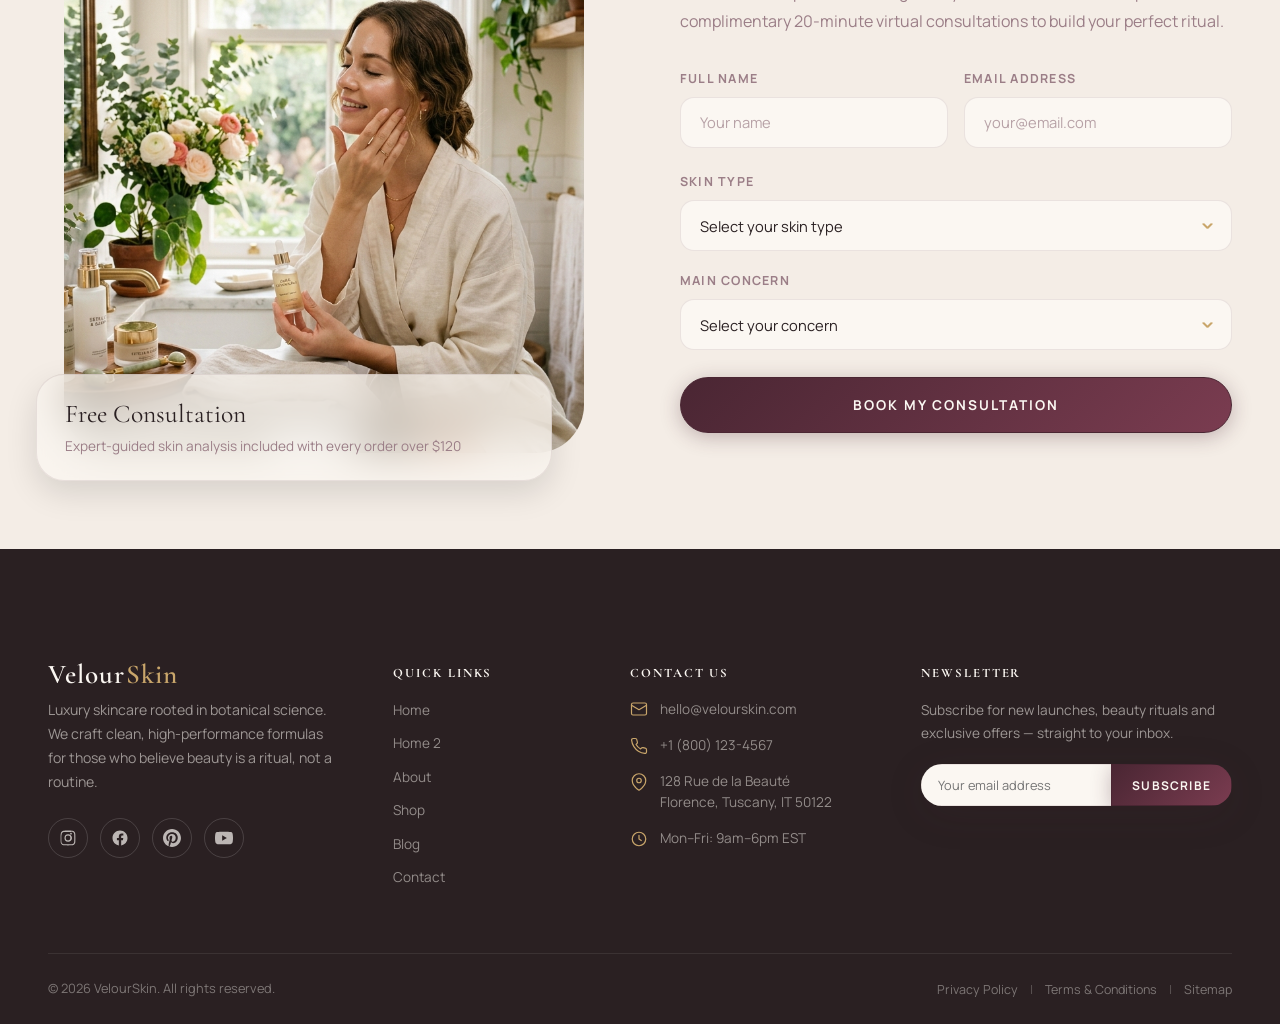
<file: services.html>
<!DOCTYPE html>
<html lang="en" dir="ltr" data-theme="light">
<head>
  <meta charset="UTF-8">
  <meta name="viewport" content="width=device-width, initial-scale=1.0">
  <meta name="description" content="Shop VelourSkin's full collection — cleansers, serums, moisturizers, sunscreens, face masks and luxury bundle deals.">
  <title>Shop — VelourSkin Skincare Collection</title>
  <link rel="preconnect" href="https://fonts.googleapis.com">
  <link rel="preconnect" href="https://fonts.gstatic.com" crossorigin>
  <link href="https://fonts.googleapis.com/css2?family=Cormorant+Garamond:ital,wght@0,300;0,400;0,500;0,600;0,700;1,300;1,400;1,500&family=Manrope:wght@200;300;400;500;600;700;800&display=swap" rel="stylesheet">
  <link rel="icon" type="image/svg+xml" href="assets/images/favicon.svg">
  <link rel="apple-touch-icon" href="assets/images/favicon.svg">
  <link rel="stylesheet" href="assets/css/style.css">
  <link rel="stylesheet" href="assets/css/extended.css">
  <link rel="stylesheet" href="assets/css/icons.css">
</head>
<body>
  <div id="navMount"></div>

  <main>
    <!-- ── SECTION 1: Page Hero ─────────────────────────────── -->
    <section class="page-hero hero-shop">
      <div class="page-hero-bg" style="background-image:url('assets/images/shop-hero.jpg');"></div>
      <div class="page-hero-overlay"></div>
      <div class="container page-hero-content">
        <p class="subtitle page-hero-tag">The Collection</p>
        <h1>Every Product Tells a <em>Story</em></h1>
        <p>Discover science-backed formulas crafted with nature's most potent botanical ingredients.</p>
      </div>
    </section>

    <!-- ── SECTION 2: Cleansers ─────────────────────────────── -->
    <section id="cleansers">
      <div class="container">
        <div class="section-header reveal">
          <p class="subtitle">Purify &amp; Reset</p>
          <h2>Cleansers — <em>Pure</em> Start</h2>
          <div class="section-divider"></div>
          <p>Begin every ritual with a cleanser that removes impurities without stripping your skin's natural balance.</p>
        </div>
        <div class="product-grid">
          <article class="product-card reveal reveal-delay-1">
            <div class="product-card-image">
              <span class="product-card-badge new">Bestseller</span>
              <img src="assets/images/cleanser-product.jpg" alt="Gentle Botanical Foam Cleanser" loading="lazy">
              <div class="product-card-actions">
                <button class="product-card-action" data-wishlist="cleanser-1" aria-label="Wishlist"><svg xmlns="http://www.w3.org/2000/svg" fill="none" viewBox="0 0 24 24" stroke="currentColor" width="16" height="16"><path stroke-linecap="round" stroke-linejoin="round" d="M4.318 6.318a4.5 4.5 0 000 6.364L12 20.364l7.682-7.682a4.5 4.5 0 00-6.364-6.364L12 7.636l-1.318-1.318a4.5 4.5 0 00-6.364 0z"/></svg></button>
              </div>
            </div>
            <div class="product-card-body">
              <p class="product-card-category">Cleansers</p>
              <h3 class="product-card-title">Gentle Botanical Foam Cleanser</h3>
              <p class="product-card-desc">Gentle pH-balanced foaming cleanser infused with organic chamomile & aloe vera. Cleanses deeply without stripping essential moisture.</p>
              <div class="product-card-stars" aria-label="4.8 stars"><svg viewBox="0 0 20 20"><path d="M9.049 2.927c.3-.921 1.603-.921 1.902 0l1.07 3.292a1 1 0 00.95.69h3.462c.969 0 1.371 1.24.588 1.81l-2.8 2.034a1 1 0 00-.364 1.118l1.07 3.292c.3.921-.755 1.688-1.54 1.118l-2.8-2.034a1 1 0 00-1.175 0l-2.8 2.034c-.784.57-1.838-.197-1.539-1.118l1.07-3.292a1 1 0 00-.364-1.118L2.98 8.72c-.783-.57-.38-1.81.588-1.81h3.461a1 1 0 00.951-.69l1.07-3.292z"/></svg><svg viewBox="0 0 20 20"><path d="M9.049 2.927c.3-.921 1.603-.921 1.902 0l1.07 3.292a1 1 0 00.95.69h3.462c.969 0 1.371 1.24.588 1.81l-2.8 2.034a1 1 0 00-.364 1.118l1.07 3.292c.3.921-.755 1.688-1.54 1.118l-2.8-2.034a1 1 0 00-1.175 0l-2.8 2.034c-.784.57-1.838-.197-1.539-1.118l1.07-3.292a1 1 0 00-.364-1.118L2.98 8.72c-.783-.57-.38-1.81.588-1.81h3.461a1 1 0 00.951-.69l1.07-3.292z"/></svg><svg viewBox="0 0 20 20"><path d="M9.049 2.927c.3-.921 1.603-.921 1.902 0l1.07 3.292a1 1 0 00.95.69h3.462c.969 0 1.371 1.24.588 1.81l-2.8 2.034a1 1 0 00-.364 1.118l1.07 3.292c.3.921-.755 1.688-1.54 1.118l-2.8-2.034a1 1 0 00-1.175 0l-2.8 2.034c-.784.57-1.838-.197-1.539-1.118l1.07-3.292a1 1 0 00-.364-1.118L2.98 8.72c-.783-.57-.38-1.81.588-1.81h3.461a1 1 0 00.951-.69l1.07-3.292z"/></svg><svg viewBox="0 0 20 20"><path d="M9.049 2.927c.3-.921 1.603-.921 1.902 0l1.07 3.292a1 1 0 00.95.69h3.462c.969 0 1.371 1.24.588 1.81l-2.8 2.034a1 1 0 00-.364 1.118l1.07 3.292c.3.921-.755 1.688-1.54 1.118l-2.8-2.034a1 1 0 00-1.175 0l-2.8 2.034c-.784.57-1.838-.197-1.539-1.118l1.07-3.292a1 1 0 00-.364-1.118L2.98 8.72c-.783-.57-.38-1.81.588-1.81h3.461a1 1 0 00.951-.69l1.07-3.292z"/></svg><svg viewBox="0 0 20 20"><path d="M9.049 2.927c.3-.921 1.603-.921 1.902 0l1.07 3.292a1 1 0 00.95.69h3.462c.969 0 1.371 1.24.588 1.81l-2.8 2.034a1 1 0 00-.364 1.118l1.07 3.292c.3.921-.755 1.688-1.54 1.118l-2.8-2.034a1 1 0 00-1.175 0l-2.8 2.034c-.784.57-1.838-.197-1.539-1.118l1.07-3.292a1 1 0 00-.364-1.118L2.98 8.72c-.783-.57-.38-1.81.588-1.81h3.461a1 1 0 00.951-.69l1.07-3.292z"/></svg> <span style="font-size:.72rem;color:var(--text-secondary)">(1,873)</span></div>
              <div class="product-card-price"><span class="price-current">$42</span></div>
            </div>
            <div class="product-card-footer">
              <button class="btn btn-primary" style="width:100%;justify-content:center" data-add-cart="cleanser-1" data-name="Botanical Foam Cleanser" data-price="42">Add to Cart</button>
            </div>
          </article>

          <article class="product-card reveal reveal-delay-2">
            <div class="product-card-image">
              <img src="assets/images/rose-micellar.jpg" alt="Rose Micellar Cleansing Water" loading="lazy">
              <div class="product-card-actions">
                <button class="product-card-action" data-wishlist="cleanser-2" aria-label="Wishlist"><svg xmlns="http://www.w3.org/2000/svg" fill="none" viewBox="0 0 24 24" stroke="currentColor" width="16" height="16"><path stroke-linecap="round" stroke-linejoin="round" d="M4.318 6.318a4.5 4.5 0 000 6.364L12 20.364l7.682-7.682a4.5 4.5 0 00-6.364-6.364L12 7.636l-1.318-1.318a4.5 4.5 0 00-6.364 0z"/></svg></button>
              </div>
            </div>
            <div class="product-card-body">
              <p class="product-card-category">Cleansers</p>
              <h3 class="product-card-title">Rose Micellar Cleansing Water</h3>
              <p class="product-card-desc">Soothing micellar water with Damask rose distillate & cucumber extract. Gently lifts makeup, dirt & impurities for refreshed skin.</p>
              <div class="product-card-stars"><svg viewBox="0 0 20 20"><path d="M9.049 2.927c.3-.921 1.603-.921 1.902 0l1.07 3.292a1 1 0 00.95.69h3.462c.969 0 1.371 1.24.588 1.81l-2.8 2.034a1 1 0 00-.364 1.118l1.07 3.292c.3.921-.755 1.688-1.54 1.118l-2.8-2.034a1 1 0 00-1.175 0l-2.8 2.034c-.784.57-1.838-.197-1.539-1.118l1.07-3.292a1 1 0 00-.364-1.118L2.98 8.72c-.783-.57-.38-1.81.588-1.81h3.461a1 1 0 00.951-.69l1.07-3.292z"/></svg><svg viewBox="0 0 20 20"><path d="M9.049 2.927c.3-.921 1.603-.921 1.902 0l1.07 3.292a1 1 0 00.95.69h3.462c.969 0 1.371 1.24.588 1.81l-2.8 2.034a1 1 0 00-.364 1.118l1.07 3.292c.3.921-.755 1.688-1.54 1.118l-2.8-2.034a1 1 0 00-1.175 0l-2.8 2.034c-.784.57-1.838-.197-1.539-1.118l1.07-3.292a1 1 0 00-.364-1.118L2.98 8.72c-.783-.57-.38-1.81.588-1.81h3.461a1 1 0 00.951-.69l1.07-3.292z"/></svg><svg viewBox="0 0 20 20"><path d="M9.049 2.927c.3-.921 1.603-.921 1.902 0l1.07 3.292a1 1 0 00.95.69h3.462c.969 0 1.371 1.24.588 1.81l-2.8 2.034a1 1 0 00-.364 1.118l1.07 3.292c.3.921-.755 1.688-1.54 1.118l-2.8-2.034a1 1 0 00-1.175 0l-2.8 2.034c-.784.57-1.838-.197-1.539-1.118l1.07-3.292a1 1 0 00-.364-1.118L2.98 8.72c-.783-.57-.38-1.81.588-1.81h3.461a1 1 0 00.951-.69l1.07-3.292z"/></svg><svg viewBox="0 0 20 20"><path d="M9.049 2.927c.3-.921 1.603-.921 1.902 0l1.07 3.292a1 1 0 00.95.69h3.462c.969 0 1.371 1.24.588 1.81l-2.8 2.034a1 1 0 00-.364 1.118l1.07 3.292c.3.921-.755 1.688-1.54 1.118l-2.8-2.034a1 1 0 00-1.175 0l-2.8 2.034c-.784.57-1.838-.197-1.539-1.118l1.07-3.292a1 1 0 00-.364-1.118L2.98 8.72c-.783-.57-.38-1.81.588-1.81h3.461a1 1 0 00.951-.69l1.07-3.292z"/></svg><svg viewBox="0 0 20 20"><path d="M9.049 2.927c.3-.921 1.603-.921 1.902 0l1.07 3.292a1 1 0 00.95.69h3.462c.969 0 1.371 1.24.588 1.81l-2.8 2.034a1 1 0 00-.364 1.118l1.07 3.292c.3.921-.755 1.688-1.54 1.118l-2.8-2.034a1 1 0 00-1.175 0l-2.8 2.034c-.784.57-1.838-.197-1.539-1.118l1.07-3.292a1 1 0 00-.364-1.118L2.98 8.72c-.783-.57-.38-1.81.588-1.81h3.461a1 1 0 00.951-.69l1.07-3.292z"/></svg> <span style="font-size:.72rem;color:var(--text-secondary)">(892)</span></div>
              <div class="product-card-price"><span class="price-current">$35</span></div>
            </div>
            <div class="product-card-footer">
              <button class="btn btn-primary" style="width:100%;justify-content:center" data-add-cart="cleanser-2" data-name="Rose Micellar Water" data-price="35">Add to Cart</button>
            </div>
          </article>

          <article class="product-card reveal reveal-delay-3">
            <div class="product-card-image">
              <span class="product-card-badge new">New</span>
              <img src="assets/images/skincare-routine.jpg" alt="Balancing Oil Cleanser" loading="lazy">
            </div>
            <div class="product-card-body">
              <p class="product-card-category">Cleansers</p>
              <h3 class="product-card-title">Botanical Oil Balancing Cleanser</h3>
              <p class="product-card-desc">Nourishing oil-to-milk cleanser with jojoba & rosehip oil. Melts waterproof makeup & excess sebum while supporting the skin barrier.</p>
              <div class="product-card-stars"><svg viewBox="0 0 20 20"><path d="M9.049 2.927c.3-.921 1.603-.921 1.902 0l1.07 3.292a1 1 0 00.95.69h3.462c.969 0 1.371 1.24.588 1.81l-2.8 2.034a1 1 0 00-.364 1.118l1.07 3.292c.3.921-.755 1.688-1.54 1.118l-2.8-2.034a1 1 0 00-1.175 0l-2.8 2.034c-.784.57-1.838-.197-1.539-1.118l1.07-3.292a1 1 0 00-.364-1.118L2.98 8.72c-.783-.57-.38-1.81.588-1.81h3.461a1 1 0 00.951-.69l1.07-3.292z"/></svg><svg viewBox="0 0 20 20"><path d="M9.049 2.927c.3-.921 1.603-.921 1.902 0l1.07 3.292a1 1 0 00.95.69h3.462c.969 0 1.371 1.24.588 1.81l-2.8 2.034a1 1 0 00-.364 1.118l1.07 3.292c.3.921-.755 1.688-1.54 1.118l-2.8-2.034a1 1 0 00-1.175 0l-2.8 2.034c-.784.57-1.838-.197-1.539-1.118l1.07-3.292a1 1 0 00-.364-1.118L2.98 8.72c-.783-.57-.38-1.81.588-1.81h3.461a1 1 0 00.951-.69l1.07-3.292z"/></svg><svg viewBox="0 0 20 20"><path d="M9.049 2.927c.3-.921 1.603-.921 1.902 0l1.07 3.292a1 1 0 00.95.69h3.462c.969 0 1.371 1.24.588 1.81l-2.8 2.034a1 1 0 00-.364 1.118l1.07 3.292c.3.921-.755 1.688-1.54 1.118l-2.8-2.034a1 1 0 00-1.175 0l-2.8 2.034c-.784.57-1.838-.197-1.539-1.118l1.07-3.292a1 1 0 00-.364-1.118L2.98 8.72c-.783-.57-.38-1.81.588-1.81h3.461a1 1 0 00.951-.69l1.07-3.292z"/></svg><svg viewBox="0 0 20 20"><path d="M9.049 2.927c.3-.921 1.603-.921 1.902 0l1.07 3.292a1 1 0 00.95.69h3.462c.969 0 1.371 1.24.588 1.81l-2.8 2.034a1 1 0 00-.364 1.118l1.07 3.292c.3.921-.755 1.688-1.54 1.118l-2.8-2.034a1 1 0 00-1.175 0l-2.8 2.034c-.784.57-1.838-.197-1.539-1.118l1.07-3.292a1 1 0 00-.364-1.118L2.98 8.72c-.783-.57-.38-1.81.588-1.81h3.461a1 1 0 00.951-.69l1.07-3.292z"/></svg> <span style="font-size:.72rem;color:var(--text-secondary)">(415)</span></div>
              <div class="product-card-price"><span class="price-current">$48</span></div>
            </div>
            <div class="product-card-footer">
              <button class="btn btn-primary" style="width:100%;justify-content:center" data-add-cart="cleanser-3" data-name="Oil Balancing Cleanser" data-price="48">Add to Cart</button>
            </div>
          </article>
        </div>
      </div>
    </section>

    <!-- ── SECTION 3: Serums ─────────────────────────────────── -->
    <section id="serums" style="background:var(--bg-secondary)">
      <div class="container">
        <div class="section-header reveal">
          <p class="subtitle">Target &amp; Treat</p>
          <h2>Serums — Targeted <em>Treatment</em></h2>
          <div class="section-divider"></div>
          <p>Potent, concentrated formulas that deliver active ingredients deep into the skin where it matters most.</p>
        </div>
        <div class="product-grid">
          <article class="product-card reveal reveal-delay-1">
            <div class="product-card-image">
              <span class="product-card-badge">Award Winner</span>
              <img src="assets/images/serum-product.jpg" alt="Vitamin C Brightening Serum" loading="lazy">
              <div class="product-card-actions">
                <button class="product-card-action" data-wishlist="serum-vitc-2" aria-label="Wishlist"><svg xmlns="http://www.w3.org/2000/svg" fill="none" viewBox="0 0 24 24" stroke="currentColor" width="16" height="16"><path stroke-linecap="round" stroke-linejoin="round" d="M4.318 6.318a4.5 4.5 0 000 6.364L12 20.364l7.682-7.682a4.5 4.5 0 00-6.364-6.364L12 7.636l-1.318-1.318a4.5 4.5 0 00-6.364 0z"/></svg></button>
              </div>
            </div>
            <div class="product-card-body">
              <p class="product-card-category">Serums</p>
              <h3 class="product-card-title">Vitamin C Brightening Serum</h3>
              <p class="product-card-desc">High-potency 15% L-Ascorbic Acid with Ferulic Acid & Vitamin E. Fades dark spots, boosts collagen & reveals a radiant glow.</p>
              <div class="product-card-stars"><svg viewBox="0 0 20 20"><path d="M9.049 2.927c.3-.921 1.603-.921 1.902 0l1.07 3.292a1 1 0 00.95.69h3.462c.969 0 1.371 1.24.588 1.81l-2.8 2.034a1 1 0 00-.364 1.118l1.07 3.292c.3.921-.755 1.688-1.54 1.118l-2.8-2.034a1 1 0 00-1.175 0l-2.8 2.034c-.784.57-1.838-.197-1.539-1.118l1.07-3.292a1 1 0 00-.364-1.118L2.98 8.72c-.783-.57-.38-1.81.588-1.81h3.461a1 1 0 00.951-.69l1.07-3.292z"/></svg><svg viewBox="0 0 20 20"><path d="M9.049 2.927c.3-.921 1.603-.921 1.902 0l1.07 3.292a1 1 0 00.95.69h3.462c.969 0 1.371 1.24.588 1.81l-2.8 2.034a1 1 0 00-.364 1.118l1.07 3.292c.3.921-.755 1.688-1.54 1.118l-2.8-2.034a1 1 0 00-1.175 0l-2.8 2.034c-.784.57-1.838-.197-1.539-1.118l1.07-3.292a1 1 0 00-.364-1.118L2.98 8.72c-.783-.57-.38-1.81.588-1.81h3.461a1 1 0 00.951-.69l1.07-3.292z"/></svg><svg viewBox="0 0 20 20"><path d="M9.049 2.927c.3-.921 1.603-.921 1.902 0l1.07 3.292a1 1 0 00.95.69h3.462c.969 0 1.371 1.24.588 1.81l-2.8 2.034a1 1 0 00-.364 1.118l1.07 3.292c.3.921-.755 1.688-1.54 1.118l-2.8-2.034a1 1 0 00-1.175 0l-2.8 2.034c-.784.57-1.838-.197-1.539-1.118l1.07-3.292a1 1 0 00-.364-1.118L2.98 8.72c-.783-.57-.38-1.81.588-1.81h3.461a1 1 0 00.951-.69l1.07-3.292z"/></svg><svg viewBox="0 0 20 20"><path d="M9.049 2.927c.3-.921 1.603-.921 1.902 0l1.07 3.292a1 1 0 00.95.69h3.462c.969 0 1.371 1.24.588 1.81l-2.8 2.034a1 1 0 00-.364 1.118l1.07 3.292c.3.921-.755 1.688-1.54 1.118l-2.8-2.034a1 1 0 00-1.175 0l-2.8 2.034c-.784.57-1.838-.197-1.539-1.118l1.07-3.292a1 1 0 00-.364-1.118L2.98 8.72c-.783-.57-.38-1.81.588-1.81h3.461a1 1 0 00.951-.69l1.07-3.292z"/></svg><svg viewBox="0 0 20 20"><path d="M9.049 2.927c.3-.921 1.603-.921 1.902 0l1.07 3.292a1 1 0 00.95.69h3.462c.969 0 1.371 1.24.588 1.81l-2.8 2.034a1 1 0 00-.364 1.118l1.07 3.292c.3.921-.755 1.688-1.54 1.118l-2.8-2.034a1 1 0 00-1.175 0l-2.8 2.034c-.784.57-1.838-.197-1.539-1.118l1.07-3.292a1 1 0 00-.364-1.118L2.98 8.72c-.783-.57-.38-1.81.588-1.81h3.461a1 1 0 00.951-.69l1.07-3.292z"/></svg> <span style="font-size:.72rem;color:var(--text-secondary)">(2,418)</span></div>
              <div class="product-card-price"><span class="price-current">$68</span><span class="price-original">$82</span></div>
            </div>
            <div class="product-card-footer">
              <button class="btn btn-primary" style="width:100%;justify-content:center" data-add-cart="serum-vitc-2" data-name="Vitamin C Serum" data-price="68">Add to Cart</button>
            </div>
          </article>

          <article class="product-card reveal reveal-delay-2">
            <div class="product-card-image">
              <img src="assets/images/products-flatlay.jpg" alt="Hyaluronic Acid Serum" loading="lazy">
              <div class="product-card-actions">
                <button class="product-card-action" data-wishlist="serum-ha" aria-label="Wishlist"><svg xmlns="http://www.w3.org/2000/svg" fill="none" viewBox="0 0 24 24" stroke="currentColor" width="16" height="16"><path stroke-linecap="round" stroke-linejoin="round" d="M4.318 6.318a4.5 4.5 0 000 6.364L12 20.364l7.682-7.682a4.5 4.5 0 00-6.364-6.364L12 7.636l-1.318-1.318a4.5 4.5 0 00-6.364 0z"/></svg></button>
              </div>
            </div>
            <div class="product-card-body">
              <p class="product-card-category">Serums</p>
              <h3 class="product-card-title">Multi-Weight Hyaluronic Acid Serum</h3>
              <p class="product-card-desc">Triple-weight hyaluronic acid complex that hydrates multiple skin layers. Plumps fine lines & delivers 72-hour deep moisture.</p>
              <div class="product-card-stars"><svg viewBox="0 0 20 20"><path d="M9.049 2.927c.3-.921 1.603-.921 1.902 0l1.07 3.292a1 1 0 00.95.69h3.462c.969 0 1.371 1.24.588 1.81l-2.8 2.034a1 1 0 00-.364 1.118l1.07 3.292c.3.921-.755 1.688-1.54 1.118l-2.8-2.034a1 1 0 00-1.175 0l-2.8 2.034c-.784.57-1.838-.197-1.539-1.118l1.07-3.292a1 1 0 00-.364-1.118L2.98 8.72c-.783-.57-.38-1.81.588-1.81h3.461a1 1 0 00.951-.69l1.07-3.292z"/></svg><svg viewBox="0 0 20 20"><path d="M9.049 2.927c.3-.921 1.603-.921 1.902 0l1.07 3.292a1 1 0 00.95.69h3.462c.969 0 1.371 1.24.588 1.81l-2.8 2.034a1 1 0 00-.364 1.118l1.07 3.292c.3.921-.755 1.688-1.54 1.118l-2.8-2.034a1 1 0 00-1.175 0l-2.8 2.034c-.784.57-1.838-.197-1.539-1.118l1.07-3.292a1 1 0 00-.364-1.118L2.98 8.72c-.783-.57-.38-1.81.588-1.81h3.461a1 1 0 00.951-.69l1.07-3.292z"/></svg><svg viewBox="0 0 20 20"><path d="M9.049 2.927c.3-.921 1.603-.921 1.902 0l1.07 3.292a1 1 0 00.95.69h3.462c.969 0 1.371 1.24.588 1.81l-2.8 2.034a1 1 0 00-.364 1.118l1.07 3.292c.3.921-.755 1.688-1.54 1.118l-2.8-2.034a1 1 0 00-1.175 0l-2.8 2.034c-.784.57-1.838-.197-1.539-1.118l1.07-3.292a1 1 0 00-.364-1.118L2.98 8.72c-.783-.57-.38-1.81.588-1.81h3.461a1 1 0 00.951-.69l1.07-3.292z"/></svg><svg viewBox="0 0 20 20"><path d="M9.049 2.927c.3-.921 1.603-.921 1.902 0l1.07 3.292a1 1 0 00.95.69h3.462c.969 0 1.371 1.24.588 1.81l-2.8 2.034a1 1 0 00-.364 1.118l1.07 3.292c.3.921-.755 1.688-1.54 1.118l-2.8-2.034a1 1 0 00-1.175 0l-2.8 2.034c-.784.57-1.838-.197-1.539-1.118l1.07-3.292a1 1 0 00-.364-1.118L2.98 8.72c-.783-.57-.38-1.81.588-1.81h3.461a1 1 0 00.951-.69l1.07-3.292z"/></svg><svg viewBox="0 0 20 20"><path d="M9.049 2.927c.3-.921 1.603-.921 1.902 0l1.07 3.292a1 1 0 00.95.69h3.462c.969 0 1.371 1.24.588 1.81l-2.8 2.034a1 1 0 00-.364 1.118l1.07 3.292c.3.921-.755 1.688-1.54 1.118l-2.8-2.034a1 1 0 00-1.175 0l-2.8 2.034c-.784.57-1.838-.197-1.539-1.118l1.07-3.292a1 1 0 00-.364-1.118L2.98 8.72c-.783-.57-.38-1.81.588-1.81h3.461a1 1 0 00.951-.69l1.07-3.292z"/></svg> <span style="font-size:.72rem;color:var(--text-secondary)">(1,640)</span></div>
              <div class="product-card-price"><span class="price-current">$58</span></div>
            </div>
            <div class="product-card-footer">
              <button class="btn btn-primary" style="width:100%;justify-content:center" data-add-cart="serum-ha" data-name="Hyaluronic Acid Serum" data-price="58">Add to Cart</button>
            </div>
          </article>

          <article class="product-card reveal reveal-delay-3">
            <div class="product-card-image">
              <span class="product-card-badge new">New</span>
              <img src="assets/images/ingredients-botanical.jpg" alt="Retinol Renewal Serum" loading="lazy">
            </div>
            <div class="product-card-body">
              <p class="product-card-category">Serums</p>
              <h3 class="product-card-title">Retinol Renewal Night Serum</h3>
              <p class="product-card-desc">Encapsulated 0.5% Retinol with Bakuchiol & Niacinamide. Accelerates cellular turnover, smooths texture & firms aging skin overnight.</p>
              <div class="product-card-stars"><svg viewBox="0 0 20 20"><path d="M9.049 2.927c.3-.921 1.603-.921 1.902 0l1.07 3.292a1 1 0 00.95.69h3.462c.969 0 1.371 1.24.588 1.81l-2.8 2.034a1 1 0 00-.364 1.118l1.07 3.292c.3.921-.755 1.688-1.54 1.118l-2.8-2.034a1 1 0 00-1.175 0l-2.8 2.034c-.784.57-1.838-.197-1.539-1.118l1.07-3.292a1 1 0 00-.364-1.118L2.98 8.72c-.783-.57-.38-1.81.588-1.81h3.461a1 1 0 00.951-.69l1.07-3.292z"/></svg><svg viewBox="0 0 20 20"><path d="M9.049 2.927c.3-.921 1.603-.921 1.902 0l1.07 3.292a1 1 0 00.95.69h3.462c.969 0 1.371 1.24.588 1.81l-2.8 2.034a1 1 0 00-.364 1.118l1.07 3.292c.3.921-.755 1.688-1.54 1.118l-2.8-2.034a1 1 0 00-1.175 0l-2.8 2.034c-.784.57-1.838-.197-1.539-1.118l1.07-3.292a1 1 0 00-.364-1.118L2.98 8.72c-.783-.57-.38-1.81.588-1.81h3.461a1 1 0 00.951-.69l1.07-3.292z"/></svg><svg viewBox="0 0 20 20"><path d="M9.049 2.927c.3-.921 1.603-.921 1.902 0l1.07 3.292a1 1 0 00.95.69h3.462c.969 0 1.371 1.24.588 1.81l-2.8 2.034a1 1 0 00-.364 1.118l1.07 3.292c.3.921-.755 1.688-1.54 1.118l-2.8-2.034a1 1 0 00-1.175 0l-2.8 2.034c-.784.57-1.838-.197-1.539-1.118l1.07-3.292a1 1 0 00-.364-1.118L2.98 8.72c-.783-.57-.38-1.81.588-1.81h3.461a1 1 0 00.951-.69l1.07-3.292z"/></svg><svg viewBox="0 0 20 20"><path d="M9.049 2.927c.3-.921 1.603-.921 1.902 0l1.07 3.292a1 1 0 00.95.69h3.462c.969 0 1.371 1.24.588 1.81l-2.8 2.034a1 1 0 00-.364 1.118l1.07 3.292c.3.921-.755 1.688-1.54 1.118l-2.8-2.034a1 1 0 00-1.175 0l-2.8 2.034c-.784.57-1.838-.197-1.539-1.118l1.07-3.292a1 1 0 00-.364-1.118L2.98 8.72c-.783-.57-.38-1.81.588-1.81h3.461a1 1 0 00.951-.69l1.07-3.292z"/></svg><svg viewBox="0 0 20 20"><path d="M9.049 2.927c.3-.921 1.603-.921 1.902 0l1.07 3.292a1 1 0 00.95.69h3.462c.969 0 1.371 1.24.588 1.81l-2.8 2.034a1 1 0 00-.364 1.118l1.07 3.292c.3.921-.755 1.688-1.54 1.118l-2.8-2.034a1 1 0 00-1.175 0l-2.8 2.034c-.784.57-1.838-.197-1.539-1.118l1.07-3.292a1 1 0 00-.364-1.118L2.98 8.72c-.783-.57-.38-1.81.588-1.81h3.461a1 1 0 00.951-.69l1.07-3.292z"/></svg> <span style="font-size:.72rem;color:var(--text-secondary)">(782)</span></div>
              <div class="product-card-price"><span class="price-current">$85</span><span class="price-original">$98</span></div>
            </div>
            <div class="product-card-footer">
              <button class="btn btn-primary" style="width:100%;justify-content:center" data-add-cart="serum-retinol" data-name="Retinol Renewal Serum" data-price="85">Add to Cart</button>
            </div>
          </article>
        </div>
      </div>
    </section>

    <!-- ── SECTION 4: Moisturizers + Sunscreens ─────────────── -->
    <section id="moisturizers">
      <div class="container">
        <div class="section-header reveal">
          <p class="subtitle">Nourish &amp; Protect</p>
          <h2>Moisturizers & <em>Sunscreens</em></h2>
          <div class="section-divider"></div>
          <p>Lock in your serum's benefits with luxuriously formulated creams and never skip SPF.</p>
        </div>
        <div class="product-grid">
          <article class="product-card reveal reveal-delay-1">
            <div class="product-card-image">
              <span class="product-card-badge">Best Seller</span>
              <img src="assets/images/moisturizer-product.jpg" alt="Hyaluronic Hydrating Cream" loading="lazy">
            </div>
            <div class="product-card-body">
              <p class="product-card-category">Moisturizers</p>
              <h3 class="product-card-title">Hyaluronic Hydrating Cream</h3>
              <p class="product-card-desc">Velvety day moisturizer with Multi-Hyaluronic Acid, Ceramides & Squalane. Locks in moisture for a dewy, supple complexion.</p>
              <div class="product-card-stars"><svg viewBox="0 0 20 20"><path d="M9.049 2.927c.3-.921 1.603-.921 1.902 0l1.07 3.292a1 1 0 00.95.69h3.462c.969 0 1.371 1.24.588 1.81l-2.8 2.034a1 1 0 00-.364 1.118l1.07 3.292c.3.921-.755 1.688-1.54 1.118l-2.8-2.034a1 1 0 00-1.175 0l-2.8 2.034c-.784.57-1.838-.197-1.539-1.118l1.07-3.292a1 1 0 00-.364-1.118L2.98 8.72c-.783-.57-.38-1.81.588-1.81h3.461a1 1 0 00.951-.69l1.07-3.292z"/></svg><svg viewBox="0 0 20 20"><path d="M9.049 2.927c.3-.921 1.603-.921 1.902 0l1.07 3.292a1 1 0 00.95.69h3.462c.969 0 1.371 1.24.588 1.81l-2.8 2.034a1 1 0 00-.364 1.118l1.07 3.292c.3.921-.755 1.688-1.54 1.118l-2.8-2.034a1 1 0 00-1.175 0l-2.8 2.034c-.784.57-1.838-.197-1.539-1.118l1.07-3.292a1 1 0 00-.364-1.118L2.98 8.72c-.783-.57-.38-1.81.588-1.81h3.461a1 1 0 00.951-.69l1.07-3.292z"/></svg><svg viewBox="0 0 20 20"><path d="M9.049 2.927c.3-.921 1.603-.921 1.902 0l1.07 3.292a1 1 0 00.95.69h3.462c.969 0 1.371 1.24.588 1.81l-2.8 2.034a1 1 0 00-.364 1.118l1.07 3.292c.3.921-.755 1.688-1.54 1.118l-2.8-2.034a1 1 0 00-1.175 0l-2.8 2.034c-.784.57-1.838-.197-1.539-1.118l1.07-3.292a1 1 0 00-.364-1.118L2.98 8.72c-.783-.57-.38-1.81.588-1.81h3.461a1 1 0 00.951-.69l1.07-3.292z"/></svg><svg viewBox="0 0 20 20"><path d="M9.049 2.927c.3-.921 1.603-.921 1.902 0l1.07 3.292a1 1 0 00.95.69h3.462c.969 0 1.371 1.24.588 1.81l-2.8 2.034a1 1 0 00-.364 1.118l1.07 3.292c.3.921-.755 1.688-1.54 1.118l-2.8-2.034a1 1 0 00-1.175 0l-2.8 2.034c-.784.57-1.838-.197-1.539-1.118l1.07-3.292a1 1 0 00-.364-1.118L2.98 8.72c-.783-.57-.38-1.81.588-1.81h3.461a1 1 0 00.951-.69l1.07-3.292z"/></svg><svg viewBox="0 0 20 20"><path d="M9.049 2.927c.3-.921 1.603-.921 1.902 0l1.07 3.292a1 1 0 00.95.69h3.462c.969 0 1.371 1.24.588 1.81l-2.8 2.034a1 1 0 00-.364 1.118l1.07 3.292c.3.921-.755 1.688-1.54 1.118l-2.8-2.034a1 1 0 00-1.175 0l-2.8 2.034c-.784.57-1.838-.197-1.539-1.118l1.07-3.292a1 1 0 00-.364-1.118L2.98 8.72c-.783-.57-.38-1.81.588-1.81h3.461a1 1 0 00.951-.69l1.07-3.292z"/></svg> <span style="font-size:.72rem;color:var(--text-secondary)">(3,205)</span></div>
              <div class="product-card-price"><span class="price-current">$78</span><span class="price-original">$95</span></div>
            </div>
            <div class="product-card-footer">
              <button class="btn btn-primary" style="width:100%;justify-content:center" data-add-cart="moist-1" data-name="Hyaluronic Hydrating Cream" data-price="78">Add to Cart</button>
            </div>
          </article>

          <article class="product-card reveal reveal-delay-2" id="sunscreens">
            <div class="product-card-image">
              <img src="assets/images/sunscreen-product.jpg" alt="SPF 50 Mineral Sunscreen" loading="lazy">
            </div>
            <div class="product-card-body">
              <p class="product-card-category">Sunscreens</p>
              <h3 class="product-card-title">Mineral SPF 50 Daily Shield</h3>
              <p class="product-card-desc">Ultra-lightweight 100% zinc mineral sunscreen with broad-spectrum SPF 50+. Leaves zero white cast and protects against blue light.</p>
              <div class="product-card-stars"><svg viewBox="0 0 20 20"><path d="M9.049 2.927c.3-.921 1.603-.921 1.902 0l1.07 3.292a1 1 0 00.95.69h3.462c.969 0 1.371 1.24.588 1.81l-2.8 2.034a1 1 0 00-.364 1.118l1.07 3.292c.3.921-.755 1.688-1.54 1.118l-2.8-2.034a1 1 0 00-1.175 0l-2.8 2.034c-.784.57-1.838-.197-1.539-1.118l1.07-3.292a1 1 0 00-.364-1.118L2.98 8.72c-.783-.57-.38-1.81.588-1.81h3.461a1 1 0 00.951-.69l1.07-3.292z"/></svg><svg viewBox="0 0 20 20"><path d="M9.049 2.927c.3-.921 1.603-.921 1.902 0l1.07 3.292a1 1 0 00.95.69h3.462c.969 0 1.371 1.24.588 1.81l-2.8 2.034a1 1 0 00-.364 1.118l1.07 3.292c.3.921-.755 1.688-1.54 1.118l-2.8-2.034a1 1 0 00-1.175 0l-2.8 2.034c-.784.57-1.838-.197-1.539-1.118l1.07-3.292a1 1 0 00-.364-1.118L2.98 8.72c-.783-.57-.38-1.81.588-1.81h3.461a1 1 0 00.951-.69l1.07-3.292z"/></svg><svg viewBox="0 0 20 20"><path d="M9.049 2.927c.3-.921 1.603-.921 1.902 0l1.07 3.292a1 1 0 00.95.69h3.462c.969 0 1.371 1.24.588 1.81l-2.8 2.034a1 1 0 00-.364 1.118l1.07 3.292c.3.921-.755 1.688-1.54 1.118l-2.8-2.034a1 1 0 00-1.175 0l-2.8 2.034c-.784.57-1.838-.197-1.539-1.118l1.07-3.292a1 1 0 00-.364-1.118L2.98 8.72c-.783-.57-.38-1.81.588-1.81h3.461a1 1 0 00.951-.69l1.07-3.292z"/></svg><svg viewBox="0 0 20 20"><path d="M9.049 2.927c.3-.921 1.603-.921 1.902 0l1.07 3.292a1 1 0 00.95.69h3.462c.969 0 1.371 1.24.588 1.81l-2.8 2.034a1 1 0 00-.364 1.118l1.07 3.292c.3.921-.755 1.688-1.54 1.118l-2.8-2.034a1 1 0 00-1.175 0l-2.8 2.034c-.784.57-1.838-.197-1.539-1.118l1.07-3.292a1 1 0 00-.364-1.118L2.98 8.72c-.783-.57-.38-1.81.588-1.81h3.461a1 1 0 00.951-.69l1.07-3.292z"/></svg><svg viewBox="0 0 20 20"><path d="M9.049 2.927c.3-.921 1.603-.921 1.902 0l1.07 3.292a1 1 0 00.95.69h3.462c.969 0 1.371 1.24.588 1.81l-2.8 2.034a1 1 0 00-.364 1.118l1.07 3.292c.3.921-.755 1.688-1.54 1.118l-2.8-2.034a1 1 0 00-1.175 0l-2.8 2.034c-.784.57-1.838-.197-1.539-1.118l1.07-3.292a1 1 0 00-.364-1.118L2.98 8.72c-.783-.57-.38-1.81.588-1.81h3.461a1 1 0 00.951-.69l1.07-3.292z"/></svg> <span style="font-size:.72rem;color:var(--text-secondary)">(1,122)</span></div>
              <div class="product-card-price"><span class="price-current">$52</span></div>
            </div>
            <div class="product-card-footer">
              <button class="btn btn-primary" style="width:100%;justify-content:center" data-add-cart="spf-1" data-name="Mineral SPF 50 Shield" data-price="52">Add to Cart</button>
            </div>
          </article>

          <article class="product-card reveal reveal-delay-3">
            <div class="product-card-image">
              <span class="product-card-badge new">New</span>
              <img src="assets/images/peptide-night-cream.jpg" alt="Peptide-Rich Night Repair Cream" loading="lazy">
            </div>
            <div class="product-card-body">
              <p class="product-card-category">Moisturizers</p>
              <h3 class="product-card-title">Peptide-Rich Night Repair Cream</h3>
              <p class="product-card-desc">Intensive restorative night cream enriched with 5 Multi-Peptides & Shea Butter. Repairs damage & restores elasticity while you sleep.</p>
              <div class="product-card-stars"><svg viewBox="0 0 20 20"><path d="M9.049 2.927c.3-.921 1.603-.921 1.902 0l1.07 3.292a1 1 0 00.95.69h3.462c.969 0 1.371 1.24.588 1.81l-2.8 2.034a1 1 0 00-.364 1.118l1.07 3.292c.3.921-.755 1.688-1.54 1.118l-2.8-2.034a1 1 0 00-1.175 0l-2.8 2.034c-.784.57-1.838-.197-1.539-1.118l1.07-3.292a1 1 0 00-.364-1.118L2.98 8.72c-.783-.57-.38-1.81.588-1.81h3.461a1 1 0 00.951-.69l1.07-3.292z"/></svg><svg viewBox="0 0 20 20"><path d="M9.049 2.927c.3-.921 1.603-.921 1.902 0l1.07 3.292a1 1 0 00.95.69h3.462c.969 0 1.371 1.24.588 1.81l-2.8 2.034a1 1 0 00-.364 1.118l1.07 3.292c.3.921-.755 1.688-1.54 1.118l-2.8-2.034a1 1 0 00-1.175 0l-2.8 2.034c-.784.57-1.838-.197-1.539-1.118l1.07-3.292a1 1 0 00-.364-1.118L2.98 8.72c-.783-.57-.38-1.81.588-1.81h3.461a1 1 0 00.951-.69l1.07-3.292z"/></svg><svg viewBox="0 0 20 20"><path d="M9.049 2.927c.3-.921 1.603-.921 1.902 0l1.07 3.292a1 1 0 00.95.69h3.462c.969 0 1.371 1.24.588 1.81l-2.8 2.034a1 1 0 00-.364 1.118l1.07 3.292c.3.921-.755 1.688-1.54 1.118l-2.8-2.034a1 1 0 00-1.175 0l-2.8 2.034c-.784.57-1.838-.197-1.539-1.118l1.07-3.292a1 1 0 00-.364-1.118L2.98 8.72c-.783-.57-.38-1.81.588-1.81h3.461a1 1 0 00.951-.69l1.07-3.292z"/></svg><svg viewBox="0 0 20 20"><path d="M9.049 2.927c.3-.921 1.603-.921 1.902 0l1.07 3.292a1 1 0 00.95.69h3.462c.969 0 1.371 1.24.588 1.81l-2.8 2.034a1 1 0 00-.364 1.118l1.07 3.292c.3.921-.755 1.688-1.54 1.118l-2.8-2.034a1 1 0 00-1.175 0l-2.8 2.034c-.784.57-1.838-.197-1.539-1.118l1.07-3.292a1 1 0 00-.364-1.118L2.98 8.72c-.783-.57-.38-1.81.588-1.81h3.461a1 1 0 00.951-.69l1.07-3.292z"/></svg> <span style="font-size:.72rem;color:var(--text-secondary)">(534)</span></div>
              <div class="product-card-price"><span class="price-current">$92</span></div>
            </div>
            <div class="product-card-footer">
              <button class="btn btn-primary" style="width:100%;justify-content:center" data-add-cart="moist-2" data-name="Peptide Night Repair Cream" data-price="92">Add to Cart</button>
            </div>
          </article>
        </div>
      </div>
    </section>

    <!-- ── SECTION 5: Face Masks ────────────────────────────── -->
    <section id="masks" style="background:var(--bg-secondary)">
      <div class="container">
        <div class="section-header reveal">
          <p class="subtitle">Weekly Ritual</p>
          <h2>Indulgent <em>Face Masks</em></h2>
          <div class="section-divider"></div>
          <p>Transform your weekly routine into a luxurious spa ritual with our potent treatment masks.</p>
        </div>
        <div class="product-grid">
          <article class="product-card reveal reveal-delay-1">
            <div class="product-card-image">
              <span class="product-card-badge sale">Save 20%</span>
              <img src="assets/images/facemask-product.jpg" alt="Rose Kaolin Clay Mask" loading="lazy">
            </div>
            <div class="product-card-body">
              <p class="product-card-category">Face Masks</p>
              <h3 class="product-card-title">Rose Kaolin Clay Purifying Mask</h3>
              <p class="product-card-desc">Deep-cleansing pink clay mask with French rose clay & botanical extracts. Detoxifies pores, absorbs oil & leaves skin silky smooth.</p>
              <div class="product-card-stars"><svg viewBox="0 0 20 20"><path d="M9.049 2.927c.3-.921 1.603-.921 1.902 0l1.07 3.292a1 1 0 00.95.69h3.462c.969 0 1.371 1.24.588 1.81l-2.8 2.034a1 1 0 00-.364 1.118l1.07 3.292c.3.921-.755 1.688-1.54 1.118l-2.8-2.034a1 1 0 00-1.175 0l-2.8 2.034c-.784.57-1.838-.197-1.539-1.118l1.07-3.292a1 1 0 00-.364-1.118L2.98 8.72c-.783-.57-.38-1.81.588-1.81h3.461a1 1 0 00.951-.69l1.07-3.292z"/></svg><svg viewBox="0 0 20 20"><path d="M9.049 2.927c.3-.921 1.603-.921 1.902 0l1.07 3.292a1 1 0 00.95.69h3.462c.969 0 1.371 1.24.588 1.81l-2.8 2.034a1 1 0 00-.364 1.118l1.07 3.292c.3.921-.755 1.688-1.54 1.118l-2.8-2.034a1 1 0 00-1.175 0l-2.8 2.034c-.784.57-1.838-.197-1.539-1.118l1.07-3.292a1 1 0 00-.364-1.118L2.98 8.72c-.783-.57-.38-1.81.588-1.81h3.461a1 1 0 00.951-.69l1.07-3.292z"/></svg><svg viewBox="0 0 20 20"><path d="M9.049 2.927c.3-.921 1.603-.921 1.902 0l1.07 3.292a1 1 0 00.95.69h3.462c.969 0 1.371 1.24.588 1.81l-2.8 2.034a1 1 0 00-.364 1.118l1.07 3.292c.3.921-.755 1.688-1.54 1.118l-2.8-2.034a1 1 0 00-1.175 0l-2.8 2.034c-.784.57-1.838-.197-1.539-1.118l1.07-3.292a1 1 0 00-.364-1.118L2.98 8.72c-.783-.57-.38-1.81.588-1.81h3.461a1 1 0 00.951-.69l1.07-3.292z"/></svg><svg viewBox="0 0 20 20"><path d="M9.049 2.927c.3-.921 1.603-.921 1.902 0l1.07 3.292a1 1 0 00.95.69h3.462c.969 0 1.371 1.24.588 1.81l-2.8 2.034a1 1 0 00-.364 1.118l1.07 3.292c.3.921-.755 1.688-1.54 1.118l-2.8-2.034a1 1 0 00-1.175 0l-2.8 2.034c-.784.57-1.838-.197-1.539-1.118l1.07-3.292a1 1 0 00-.364-1.118L2.98 8.72c-.783-.57-.38-1.81.588-1.81h3.461a1 1 0 00.951-.69l1.07-3.292z"/></svg><svg viewBox="0 0 20 20"><path d="M9.049 2.927c.3-.921 1.603-.921 1.902 0l1.07 3.292a1 1 0 00.95.69h3.462c.969 0 1.371 1.24.588 1.81l-2.8 2.034a1 1 0 00-.364 1.118l1.07 3.292c.3.921-.755 1.688-1.54 1.118l-2.8-2.034a1 1 0 00-1.175 0l-2.8 2.034c-.784.57-1.838-.197-1.539-1.118l1.07-3.292a1 1 0 00-.364-1.118L2.98 8.72c-.783-.57-.38-1.81.588-1.81h3.461a1 1 0 00.951-.69l1.07-3.292z"/></svg> <span style="font-size:.72rem;color:var(--text-secondary)">(946)</span></div>
              <div class="product-card-price"><span class="price-current">$52</span><span class="price-original">$65</span></div>
            </div>
            <div class="product-card-footer">
              <button class="btn btn-primary" style="width:100%;justify-content:center" data-add-cart="mask-1" data-name="Rose Clay Mask" data-price="52">Add to Cart</button>
            </div>
          </article>

          <article class="product-card reveal reveal-delay-2">
            <div class="product-card-image">
              <img src="assets/images/gold-24k-mask.jpg" alt="24K Gold Illuminating Radiance Mask" loading="lazy">
            </div>
            <div class="product-card-body">
              <p class="product-card-category">Face Masks</p>
              <h3 class="product-card-title">24K Gold Illuminating Radiance Mask</h3>
              <p class="product-card-desc">Luxury gel mask with pure 24K gold flakes & collagen peptides. Instantly brightens dull skin and restores youthful luminosity.</p>
              <div class="product-card-stars"><svg viewBox="0 0 20 20"><path d="M9.049 2.927c.3-.921 1.603-.921 1.902 0l1.07 3.292a1 1 0 00.95.69h3.462c.969 0 1.371 1.24.588 1.81l-2.8 2.034a1 1 0 00-.364 1.118l1.07 3.292c.3.921-.755 1.688-1.54 1.118l-2.8-2.034a1 1 0 00-1.175 0l-2.8 2.034c-.784.57-1.838-.197-1.539-1.118l1.07-3.292a1 1 0 00-.364-1.118L2.98 8.72c-.783-.57-.38-1.81.588-1.81h3.461a1 1 0 00.951-.69l1.07-3.292z"/></svg><svg viewBox="0 0 20 20"><path d="M9.049 2.927c.3-.921 1.603-.921 1.902 0l1.07 3.292a1 1 0 00.95.69h3.462c.969 0 1.371 1.24.588 1.81l-2.8 2.034a1 1 0 00-.364 1.118l1.07 3.292c.3.921-.755 1.688-1.54 1.118l-2.8-2.034a1 1 0 00-1.175 0l-2.8 2.034c-.784.57-1.838-.197-1.539-1.118l1.07-3.292a1 1 0 00-.364-1.118L2.98 8.72c-.783-.57-.38-1.81.588-1.81h3.461a1 1 0 00.951-.69l1.07-3.292z"/></svg><svg viewBox="0 0 20 20"><path d="M9.049 2.927c.3-.921 1.603-.921 1.902 0l1.07 3.292a1 1 0 00.95.69h3.462c.969 0 1.371 1.24.588 1.81l-2.8 2.034a1 1 0 00-.364 1.118l1.07 3.292c.3.921-.755 1.688-1.54 1.118l-2.8-2.034a1 1 0 00-1.175 0l-2.8 2.034c-.784.57-1.838-.197-1.539-1.118l1.07-3.292a1 1 0 00-.364-1.118L2.98 8.72c-.783-.57-.38-1.81.588-1.81h3.461a1 1 0 00.951-.69l1.07-3.292z"/></svg><svg viewBox="0 0 20 20"><path d="M9.049 2.927c.3-.921 1.603-.921 1.902 0l1.07 3.292a1 1 0 00.95.69h3.462c.969 0 1.371 1.24.588 1.81l-2.8 2.034a1 1 0 00-.364 1.118l1.07 3.292c.3.921-.755 1.688-1.54 1.118l-2.8-2.034a1 1 0 00-1.175 0l-2.8 2.034c-.784.57-1.838-.197-1.539-1.118l1.07-3.292a1 1 0 00-.364-1.118L2.98 8.72c-.783-.57-.38-1.81.588-1.81h3.461a1 1 0 00.951-.69l1.07-3.292z"/></svg><svg viewBox="0 0 20 20"><path d="M9.049 2.927c.3-.921 1.603-.921 1.902 0l1.07 3.292a1 1 0 00.95.69h3.462c.969 0 1.371 1.24.588 1.81l-2.8 2.034a1 1 0 00-.364 1.118l1.07 3.292c.3.921-.755 1.688-1.54 1.118l-2.8-2.034a1 1 0 00-1.175 0l-2.8 2.034c-.784.57-1.838-.197-1.539-1.118l1.07-3.292a1 1 0 00-.364-1.118L2.98 8.72c-.783-.57-.38-1.81.588-1.81h3.461a1 1 0 00.951-.69l1.07-3.292z"/></svg> <span style="font-size:.72rem;color:var(--text-secondary)">(628)</span></div>
              <div class="product-card-price"><span class="price-current">$72</span></div>
            </div>
            <div class="product-card-footer">
              <button class="btn btn-primary" style="width:100%;justify-content:center" data-add-cart="mask-2" data-name="24K Gold Illuminating Mask" data-price="72">Add to Cart</button>
            </div>
          </article>

          <article class="product-card reveal reveal-delay-3">
            <div class="product-card-image">
              <span class="product-card-badge new">New</span>
              <img src="assets/images/ceramide-overnight-mask.jpg" alt="Ceramide Overnight Sleeping Mask" loading="lazy">
            </div>
            <div class="product-card-body">
              <p class="product-card-category">Face Masks</p>
              <h3 class="product-card-title">Ceramide Overnight Sleeping Mask</h3>
              <p class="product-card-desc">Restorative sleep mask with Triple Ceramides & Lavender oil. Rebuilds moisture barrier overnight for pillow-soft skin by morning.</p>
              <div class="product-card-stars"><svg viewBox="0 0 20 20"><path d="M9.049 2.927c.3-.921 1.603-.921 1.902 0l1.07 3.292a1 1 0 00.95.69h3.462c.969 0 1.371 1.24.588 1.81l-2.8 2.034a1 1 0 00-.364 1.118l1.07 3.292c.3.921-.755 1.688-1.54 1.118l-2.8-2.034a1 1 0 00-1.175 0l-2.8 2.034c-.784.57-1.838-.197-1.539-1.118l1.07-3.292a1 1 0 00-.364-1.118L2.98 8.72c-.783-.57-.38-1.81.588-1.81h3.461a1 1 0 00.951-.69l1.07-3.292z"/></svg><svg viewBox="0 0 20 20"><path d="M9.049 2.927c.3-.921 1.603-.921 1.902 0l1.07 3.292a1 1 0 00.95.69h3.462c.969 0 1.371 1.24.588 1.81l-2.8 2.034a1 1 0 00-.364 1.118l1.07 3.292c.3.921-.755 1.688-1.54 1.118l-2.8-2.034a1 1 0 00-1.175 0l-2.8 2.034c-.784.57-1.838-.197-1.539-1.118l1.07-3.292a1 1 0 00-.364-1.118L2.98 8.72c-.783-.57-.38-1.81.588-1.81h3.461a1 1 0 00.951-.69l1.07-3.292z"/></svg><svg viewBox="0 0 20 20"><path d="M9.049 2.927c.3-.921 1.603-.921 1.902 0l1.07 3.292a1 1 0 00.95.69h3.462c.969 0 1.371 1.24.588 1.81l-2.8 2.034a1 1 0 00-.364 1.118l1.07 3.292c.3.921-.755 1.688-1.54 1.118l-2.8-2.034a1 1 0 00-1.175 0l-2.8 2.034c-.784.57-1.838-.197-1.539-1.118l1.07-3.292a1 1 0 00-.364-1.118L2.98 8.72c-.783-.57-.38-1.81.588-1.81h3.461a1 1 0 00.951-.69l1.07-3.292z"/></svg><svg viewBox="0 0 20 20"><path d="M9.049 2.927c.3-.921 1.603-.921 1.902 0l1.07 3.292a1 1 0 00.95.69h3.462c.969 0 1.371 1.24.588 1.81l-2.8 2.034a1 1 0 00-.364 1.118l1.07 3.292c.3.921-.755 1.688-1.54 1.118l-2.8-2.034a1 1 0 00-1.175 0l-2.8 2.034c-.784.57-1.838-.197-1.539-1.118l1.07-3.292a1 1 0 00-.364-1.118L2.98 8.72c-.783-.57-.38-1.81.588-1.81h3.461a1 1 0 00.951-.69l1.07-3.292z"/></svg> <span style="font-size:.72rem;color:var(--text-secondary)">(344)</span></div>
              <div class="product-card-price"><span class="price-current">$65</span></div>
            </div>
            <div class="product-card-footer">
              <button class="btn btn-primary" style="width:100%;justify-content:center" data-add-cart="mask-3" data-name="Ceramide Sleeping Mask" data-price="65">Add to Cart</button>
            </div>
          </article>
        </div>
      </div>
    </section>

    <!-- ── SECTION 6: Consultation CTA ─────────────────────── -->
    <section class="consultation-section" id="bundles">
      <div class="container">
        <div class="consultation-grid">
          <div class="consultation-visual reveal-left">
            <img src="assets/images/blog-hero.jpg" alt="Personalised skincare consultation" loading="lazy">
            <div class="consultation-overlay">
              <div class="consultation-overlay-title">Free Consultation</div>
              <p class="consultation-overlay-text">Expert-guided skin analysis included with every order over $120</p>
            </div>
          </div>
          <div class="consultation-content reveal-right">
            <p class="subtitle">Personalised Just for You</p>
            <h2>Book a Skin <em>Consultation</em></h2>
            <p class="consultation-desc">Not sure which products are right for you? Our certified skin experts offer complimentary 20-minute virtual consultations to build your perfect ritual.</p>

            <form data-validate action="#" class="consultation-form">
              <div class="form-row">
                <div class="form-group" style="margin-bottom:0">
                  <label class="form-label" for="consult-name">Full Name</label>
                  <input class="form-control" id="consult-name" type="text" placeholder="Your name" required>
                  <span class="field-error" style="font-size:.75rem;color:#E74C3C;display:block;margin-top:.25rem"></span>
                </div>
                <div class="form-group" style="margin-bottom:0">
                  <label class="form-label" for="consult-email">Email Address</label>
                  <input class="form-control" id="consult-email" type="email" placeholder="your@email.com" required>
                  <span class="field-error" style="font-size:.75rem;color:#E74C3C;display:block;margin-top:.25rem"></span>
                </div>
              </div>
              <div class="form-group" style="margin-bottom:0">
                <label class="form-label" for="consult-skin">Skin Type</label>
                <div class="select-wrapper">
                  <select class="form-control" id="consult-skin">
                    <option value="">Select your skin type</option>
                    <option>Dry</option>
                    <option>Oily</option>
                    <option>Combination</option>
                    <option>Sensitive</option>
                    <option>Normal</option>
                  </select>
                  <svg class="select-arrow" viewBox="0 0 24 24" fill="none" stroke="currentColor" stroke-width="2" stroke-linecap="round" stroke-linejoin="round"><polyline points="6 9 12 15 18 9"/></svg>
                </div>
              </div>
              <div class="form-group" style="margin-bottom:0">
                <label class="form-label" for="consult-concern">Main Concern</label>
                <div class="select-wrapper">
                  <select class="form-control" id="consult-concern">
                    <option value="">Select your concern</option>
                    <option>Acne & Breakouts</option>
                    <option>Fine Lines & Aging</option>
                    <option>Dark Spots & Pigmentation</option>
                    <option>Dehydration & Dryness</option>
                    <option>Sensitivity & Redness</option>
                  </select>
                  <svg class="select-arrow" viewBox="0 0 24 24" fill="none" stroke="currentColor" stroke-width="2" stroke-linecap="round" stroke-linejoin="round"><polyline points="6 9 12 15 18 9"/></svg>
                </div>
              </div>
              <button type="submit" class="btn btn-primary btn-lg consultation-btn">Book My Consultation</button>
            </form>
          </div>
        </div>
      </div>
    </section>
  </main>

  <div id="footerMount"></div>
  <script src="assets/js/components.js"></script>
  <script src="assets/js/main.js"></script>
</body>
</html>
</file>
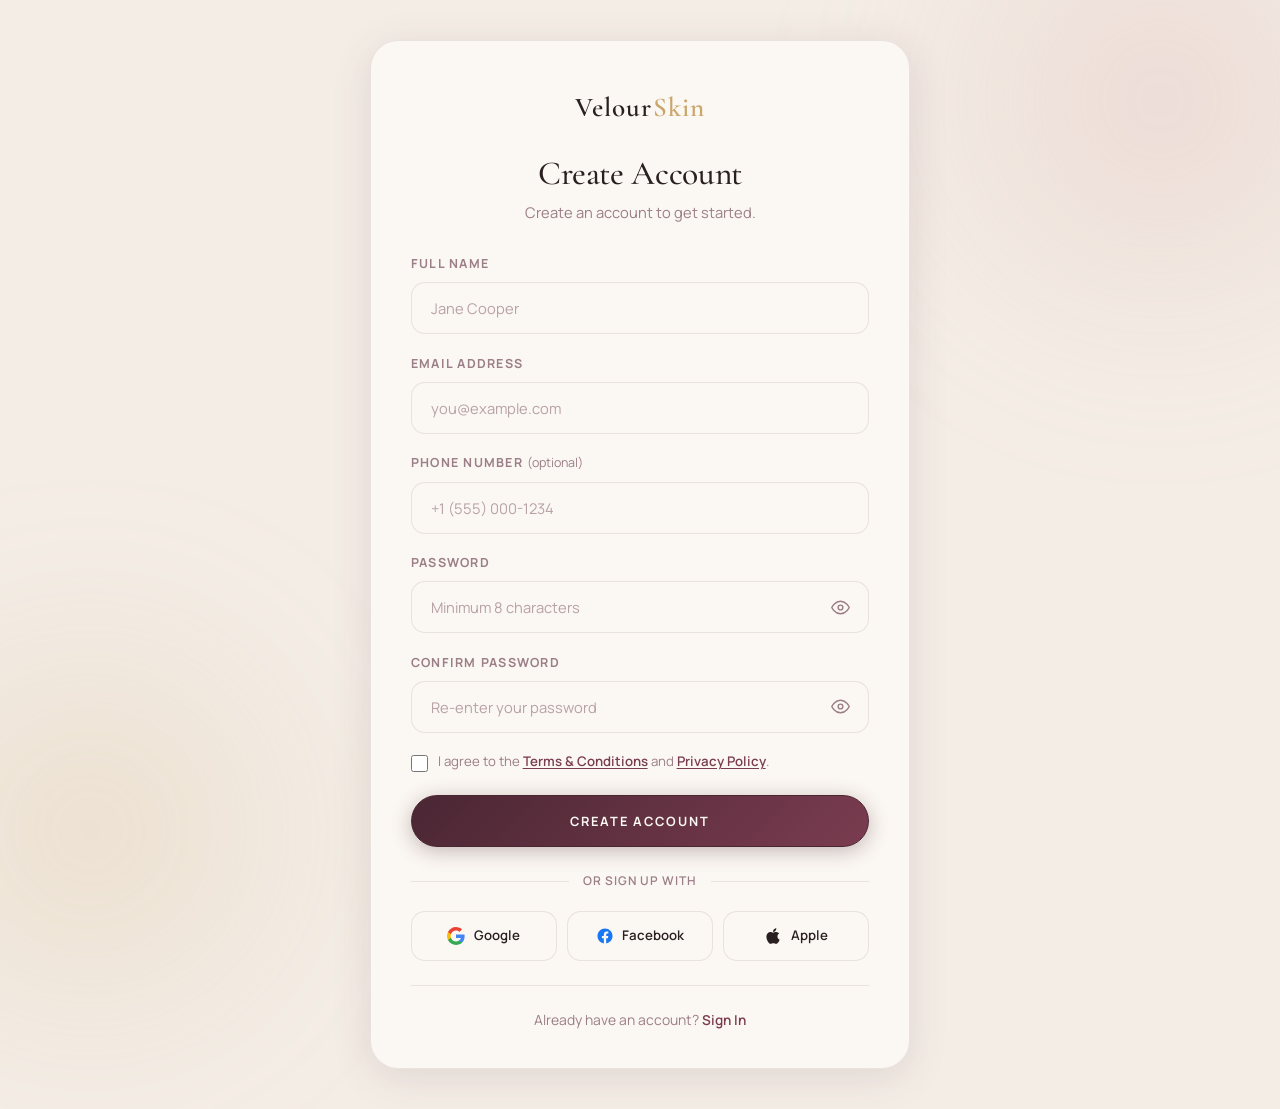
<file: signup.html>
<!DOCTYPE html>
<html lang="en" dir="ltr" data-theme="light">
<head>
  <meta charset="UTF-8">
  <meta name="viewport" content="width=device-width, initial-scale=1.0">
  <meta name="description" content="Create your VelourSkin account for faster checkout, order tracking and personalised skincare rituals.">
  <title>Create Account — VelourSkin</title>
  <link rel="preconnect" href="https://fonts.googleapis.com">
  <link rel="preconnect" href="https://fonts.gstatic.com" crossorigin>
  <link href="https://fonts.googleapis.com/css2?family=Cormorant+Garamond:ital,wght@0,300;0,400;0,500;0,600;0,700;1,300;1,400;1,500&family=Manrope:wght@200;300;400;500;600;700;800&display=swap" rel="stylesheet">
  <link rel="icon" type="image/svg+xml" href="assets/images/favicon.svg">
  <link rel="apple-touch-icon" href="assets/images/favicon.svg">
  <link rel="stylesheet" href="assets/css/style.css">
  <link rel="stylesheet" href="assets/css/extended.css">
  <link rel="stylesheet" href="assets/css/icons.css">
  <link rel="stylesheet" href="assets/css/auth.css">
</head>
<body class="auth-page">
  <main class="auth-card auth-card-wide" aria-labelledby="signupTitle">
    <a href="index.html" class="auth-brand" aria-label="VelourSkin home">Velour<span>Skin</span></a>

    <h1 id="signupTitle">Create Account</h1>
    <p class="auth-subtitle">Create an account to get started.</p>

    <form id="signupForm" class="auth-form" novalidate>
      <div class="auth-status" data-form-status role="status" aria-live="polite"></div>

      <div class="form-group">
        <label class="form-label" for="signupName">Full Name</label>
        <input class="form-control" type="text" id="signupName" name="name"
               placeholder="Jane Cooper" autocomplete="name" required aria-describedby="signupName-error">
        <p class="field-error" id="signupName-error" role="alert"></p>
      </div>

      <div class="form-group">
        <label class="form-label" for="signupEmail">Email Address</label>
        <input class="form-control" type="email" id="signupEmail" name="email"
               placeholder="you@example.com" autocomplete="email" required aria-describedby="signupEmail-error">
        <p class="field-error" id="signupEmail-error" role="alert"></p>
      </div>

      <div class="form-group">
        <label class="form-label" for="signupPhone">Phone Number <span style="font-weight:400;text-transform:none;letter-spacing:0;">(optional)</span></label>
        <input class="form-control" type="tel" id="signupPhone" name="phone"
               placeholder="+1 (555) 000-1234" autocomplete="tel" aria-describedby="signupPhone-error">
        <p class="field-error" id="signupPhone-error" role="alert"></p>
      </div>

      <div class="form-group">
        <label class="form-label" for="signupPassword">Password</label>
        <div class="password-wrap">
          <input class="form-control" type="password" id="signupPassword" name="password"
                 placeholder="Minimum 8 characters" autocomplete="new-password" required aria-describedby="signupPassword-error">
          <button type="button" class="password-toggle" data-password-toggle="signupPassword" aria-label="Show password" aria-pressed="false"></button>
        </div>
        <p class="field-error" id="signupPassword-error" role="alert"></p>
      </div>

      <div class="form-group">
        <label class="form-label" for="signupConfirm">Confirm Password</label>
        <div class="password-wrap">
          <input class="form-control" type="password" id="signupConfirm" name="confirm-password"
                 placeholder="Re-enter your password" autocomplete="new-password" required aria-describedby="signupConfirm-error">
          <button type="button" class="password-toggle" data-password-toggle="signupConfirm" aria-label="Show password" aria-pressed="false"></button>
        </div>
        <p class="field-error" id="signupConfirm-error" role="alert"></p>
      </div>

      <label class="terms-check" for="termsCheck">
        <input type="checkbox" id="termsCheck" name="terms" required aria-describedby="termsCheck-error">
        <span>I agree to the <a href="terms.html">Terms &amp; Conditions</a> and <a href="privacy.html">Privacy Policy</a>.</span>
      </label>
      <p class="field-error" id="termsCheck-error" role="alert" style="margin-top:-0.9rem;margin-bottom:1rem;"></p>

      <button type="submit" class="btn btn-primary auth-submit">Create Account</button>
    </form>

    <div class="auth-divider" aria-hidden="true">or sign up with</div>

    <div class="auth-social">
      <a class="auth-social-btn" href="https://www.google.com" aria-label="Sign up with Google">
        <svg viewBox="0 0 24 24" aria-hidden="true"><path fill="#4285F4" d="M23.49 12.27c0-.79-.07-1.54-.19-2.27H12v4.51h6.47c-.29 1.48-1.14 2.73-2.4 3.58v3h3.86c2.26-2.09 3.56-5.17 3.56-8.82z"/><path fill="#34A853" d="M12 24c3.24 0 5.95-1.08 7.93-2.91l-3.86-3c-1.08.72-2.45 1.16-4.07 1.16-3.13 0-5.78-2.11-6.73-4.96H1.29v3.09C3.26 21.3 7.31 24 12 24z"/><path fill="#FBBC05" d="M5.27 14.29c-.25-.72-.38-1.49-.38-2.29s.14-1.57.38-2.29V6.62H1.29C.47 8.24 0 10.06 0 12s.47 3.76 1.29 5.38l3.98-3.09z"/><path fill="#EA4335" d="M12 4.75c1.77 0 3.35.61 4.6 1.8l3.42-3.42C17.95 1.19 15.24 0 12 0 7.31 0 3.26 2.7 1.29 6.62l3.98 3.09C6.22 6.86 8.87 4.75 12 4.75z"/></svg>
        Google
      </a>
      <a class="auth-social-btn" href="https://www.facebook.com" aria-label="Sign up with Facebook">
        <svg viewBox="0 0 24 24" aria-hidden="true"><path fill="#1877F2" d="M22 12.06C22 6.5 17.52 2 12 2S2 6.5 2 12.06c0 5 3.66 9.15 8.44 9.94v-7.03H7.9v-2.9h2.54V9.85c0-2.52 1.5-3.91 3.78-3.91 1.1 0 2.24.2 2.24.2v2.47h-1.26c-1.24 0-1.63.78-1.63 1.57v1.89h2.78l-.44 2.9h-2.34V22c4.78-.79 8.44-4.94 8.44-9.94z"/></svg>
        Facebook
      </a>
      <a class="auth-social-btn" href="https://www.apple.com" aria-label="Sign up with Apple">
        <svg viewBox="0 0 384 512" aria-hidden="true"><path fill="currentColor" d="M318.7 268.7c-.2-36.7 16.4-64.4 50-84.8-18.8-26.9-47.2-41.7-84.7-44.6-35.5-2.8-74.3 20.7-88.5 20.7-15 0-49.4-19.7-76.4-19.7C63.3 141.2 4 184.8 4 273.5q0 39.3 14.4 81.2c12.8 36.7 59 126.7 107.2 125.2 25.2-.6 43-17.9 75.8-17.9 31.8 0 48.3 17.9 76.4 17.9 48.6-.7 90.4-82.5 102.6-119.3-65.2-30.7-61.7-90-61.7-91.9zm-56.6-164.2c27.3-32.4 24.8-61.9 24-72.5-24.1 1.4-52 16.4-67.9 34.9-17.5 19.8-27.8 44.3-25.6 71.9 26.1 2 49.9-11.4 69.5-34.3z"/></svg>
        Apple
      </a>
    </div>

    <p class="auth-redirect">Already have an account? <a class="auth-link" href="login.html">Sign In</a></p>
  </main>

  <script src="assets/js/main.js"></script>
  <script src="assets/js/auth.js"></script>
</body>
</html>
</file>
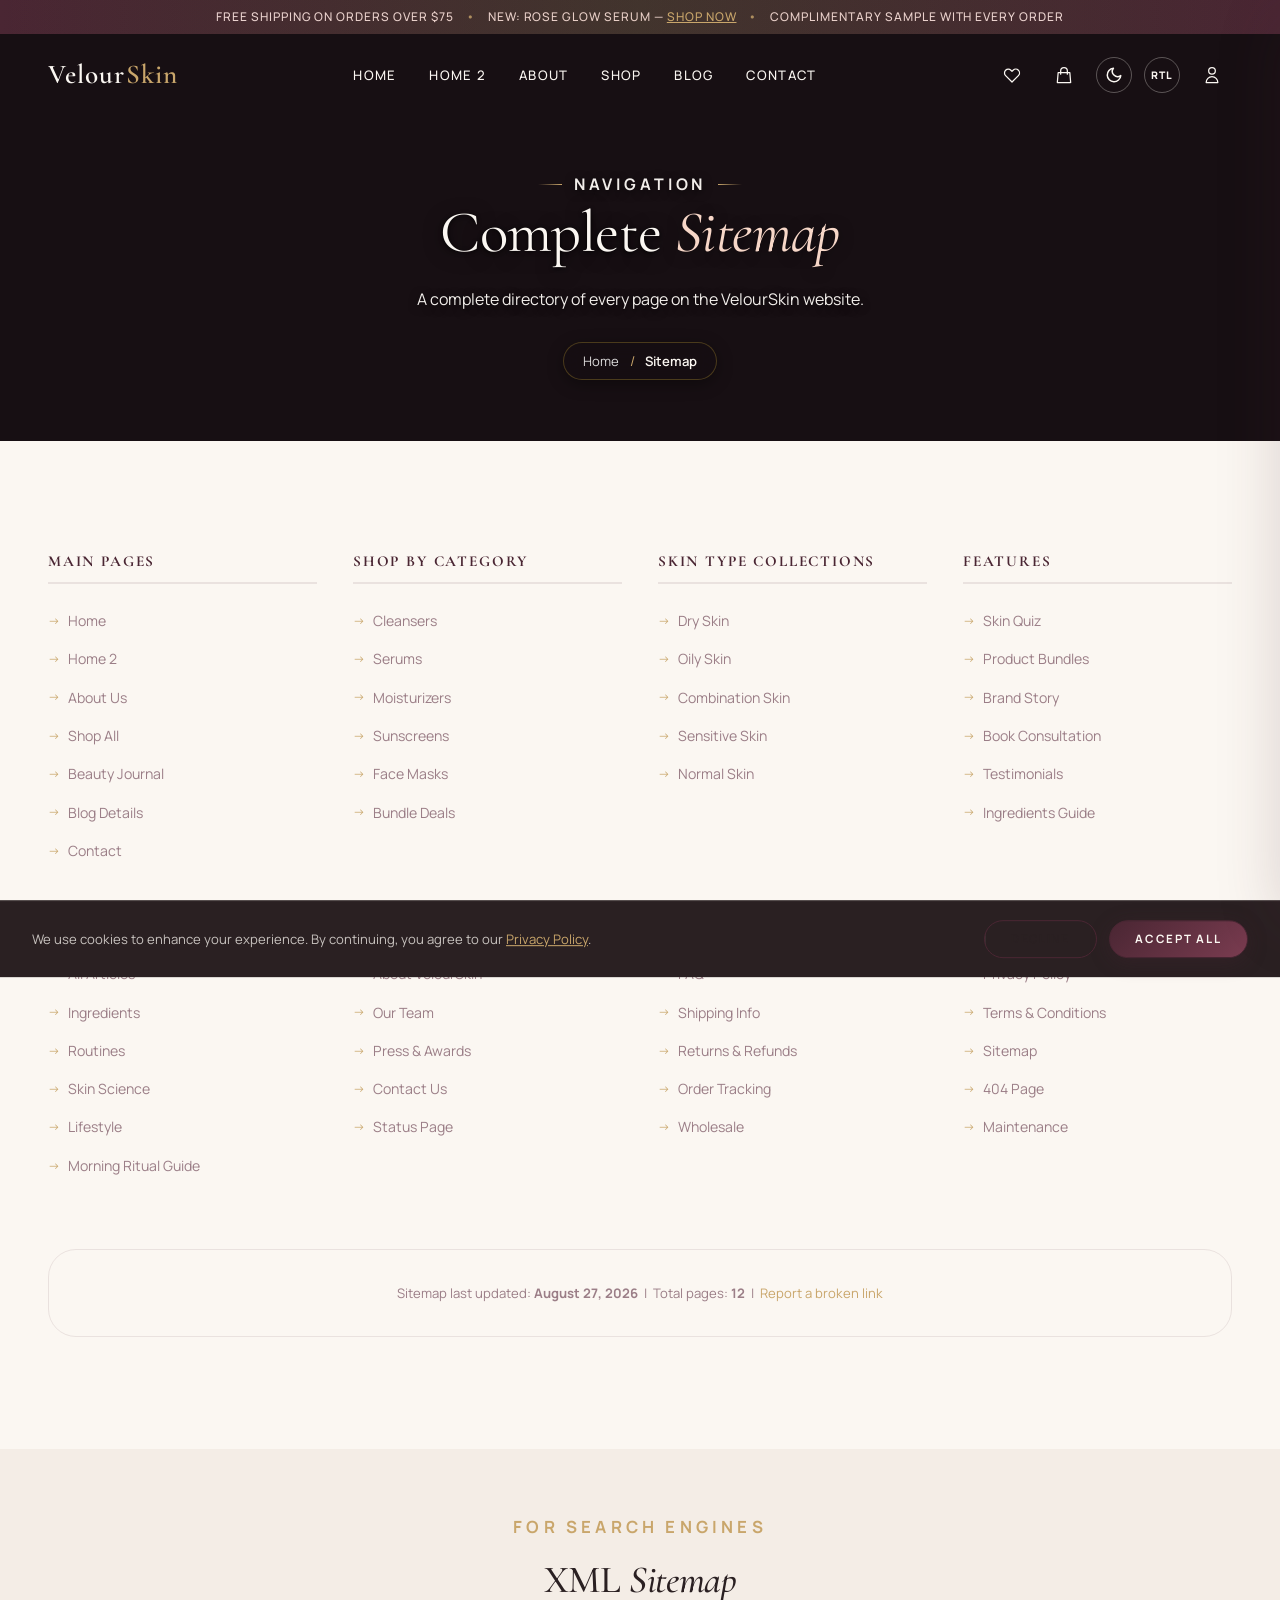
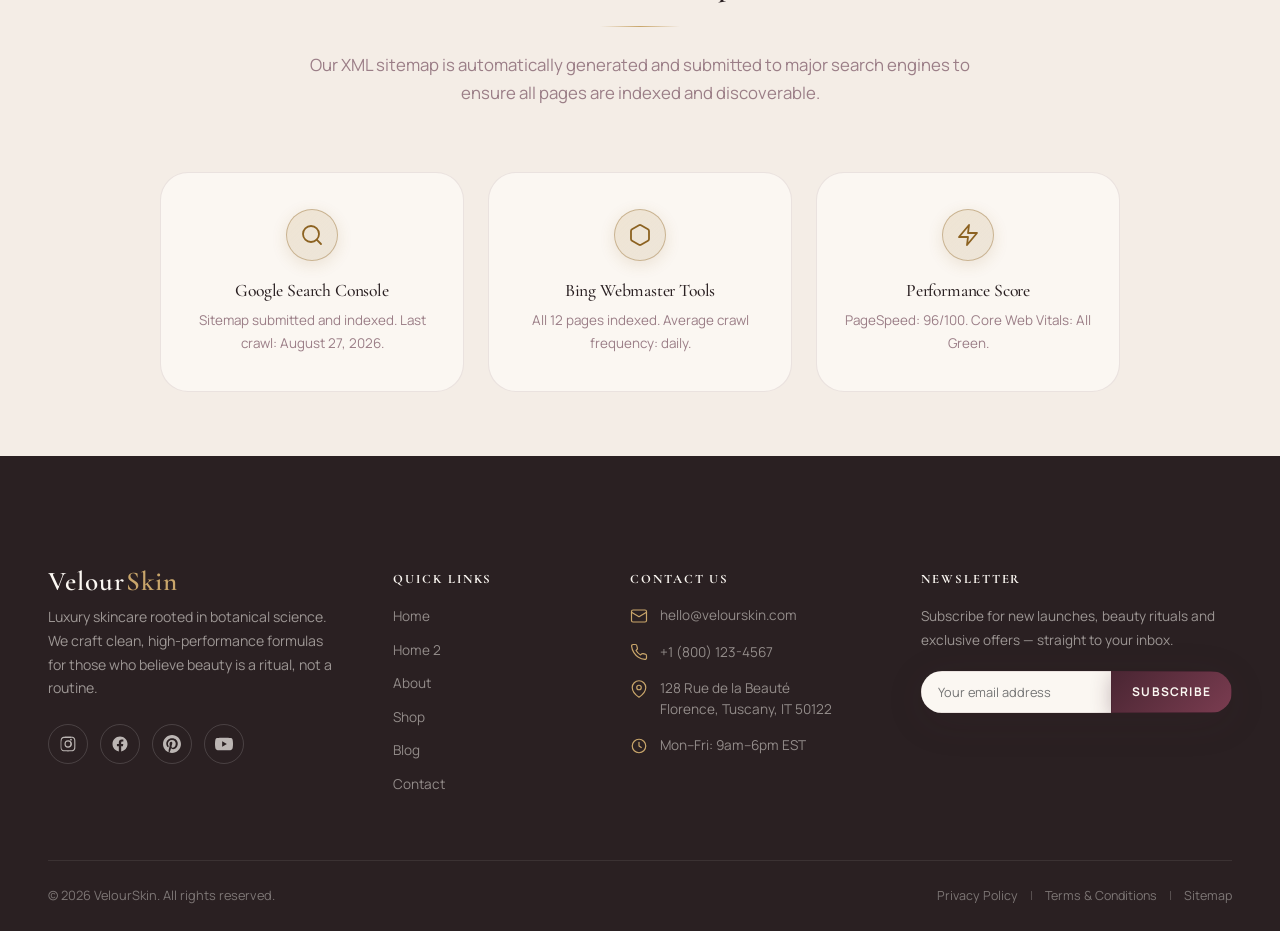
<file: sitemap.html>
<!DOCTYPE html>
<html lang="en" dir="ltr" data-theme="light">
<head>
  <meta charset="UTF-8">
  <meta name="viewport" content="width=device-width, initial-scale=1.0">
  <meta name="description" content="VelourSkin Sitemap — Complete directory of all pages and sections on our luxury skincare website.">
  <title>Sitemap — VelourSkin</title>
  <link rel="preconnect" href="https://fonts.googleapis.com">
  <link rel="preconnect" href="https://fonts.gstatic.com" crossorigin>
  <link href="https://fonts.googleapis.com/css2?family=Cormorant+Garamond:ital,wght@0,300;0,400;0,500;0,600;0,700;1,300;1,400;1,500&family=Manrope:wght@200;300;400;500;600;700;800&display=swap" rel="stylesheet">
  <link rel="icon" type="image/svg+xml" href="assets/images/favicon.svg">
  <link rel="apple-touch-icon" href="assets/images/favicon.svg">
  <link rel="stylesheet" href="assets/css/style.css">
  <link rel="stylesheet" href="assets/css/extended.css">
  <link rel="stylesheet" href="assets/css/icons.css">
</head>
<body>
  <div id="navMount"></div>
  <main>
    <section class="page-hero">
      <div class="container">
        <p class="subtitle page-hero-tag">Navigation</p>
        <h1>Complete <em>Sitemap</em></h1>
        <p>A complete directory of every page on the VelourSkin website.</p>
        <nav class="breadcrumb"><a href="index.html">Home</a><span class="breadcrumb-sep">/</span><span aria-current="page">Sitemap</span></nav>
      </div>
    </section>

    <section>
      <div class="container">
        <div class="sitemap-grid reveal">
          <div class="sitemap-col">
            <h3>Main Pages</h3>
            <a href="index.html">Home</a>
            <a href="home2.html">Home 2</a>
            <a href="about.html">About Us</a>
            <a href="services.html">Shop All</a>
            <a href="blog.html">Beauty Journal</a>
            <a href="blog-details.html">Blog Details</a>
            <a href="contact.html">Contact</a>
          </div>
          <div class="sitemap-col">
            <h3>Shop by Category</h3>
            <a href="services.html#cleansers">Cleansers</a>
            <a href="services.html#serums">Serums</a>
            <a href="services.html#moisturizers">Moisturizers</a>
            <a href="services.html#sunscreens">Sunscreens</a>
            <a href="services.html#masks">Face Masks</a>
            <a href="services.html#bundles">Bundle Deals</a>
          </div>
          <div class="sitemap-col">
            <h3>Skin Type Collections</h3>
            <a href="home2.html">Dry Skin</a>
            <a href="home2.html">Oily Skin</a>
            <a href="home2.html">Combination Skin</a>
            <a href="home2.html">Sensitive Skin</a>
            <a href="home2.html">Normal Skin</a>
          </div>
          <div class="sitemap-col">
            <h3>Features</h3>
            <a href="index.html#skinQuizSection">Skin Quiz</a>
            <a href="services.html">Product Bundles</a>
            <a href="about.html">Brand Story</a>
            <a href="contact.html">Book Consultation</a>
            <a href="index.html">Testimonials</a>
            <a href="home2.html">Ingredients Guide</a>
          </div>
          <div class="sitemap-col">
            <h3>Beauty Journal</h3>
            <a href="blog.html">All Articles</a>
            <a href="blog.html">Ingredients</a>
            <a href="blog.html">Routines</a>
            <a href="blog.html">Skin Science</a>
            <a href="blog.html">Lifestyle</a>
            <a href="blog-details.html">Morning Ritual Guide</a>
          </div>
          <div class="sitemap-col">
            <h3>Company</h3>
            <a href="about.html">About VelourSkin</a>
            <a href="about.html">Our Team</a>
            <a href="about.html">Press & Awards</a>
            <a href="contact.html">Contact Us</a>
            <a href="maintenance.html">Status Page</a>
          </div>
          <div class="sitemap-col">
            <h3>Support</h3>
            <a href="contact.html">FAQ</a>
            <a href="contact.html">Shipping Info</a>
            <a href="contact.html">Returns & Refunds</a>
            <a href="contact.html">Order Tracking</a>
            <a href="contact.html">Wholesale</a>
          </div>
          <div class="sitemap-col">
            <h3>Legal</h3>
            <a href="privacy.html">Privacy Policy</a>
            <a href="terms.html">Terms & Conditions</a>
            <a href="sitemap.html">Sitemap</a>
            <a href="404.html">404 Page</a>
            <a href="maintenance.html">Maintenance</a>
          </div>
        </div>

        <!-- Last Updated -->
        <div style="margin-top:4rem;text-align:center;padding:2rem;border:1px solid var(--border-color);border-radius:var(--radius-lg);" class="reveal">
          <p style="font-size:.82rem;color:var(--text-secondary)">
            Sitemap last updated: <strong>August 27, 2026</strong> &nbsp;|&nbsp;
            Total pages: <strong>12</strong> &nbsp;|&nbsp;
            <a href="contact.html" style="color:var(--champagne)">Report a broken link</a>
          </p>
        </div>
      </div>
    </section>

    <!-- XML Sitemap Info -->
    <section style="background:var(--bg-secondary)" class="section-sm">
      <div class="container" style="display:flex;flex-direction:column;align-items:center;text-align:center;">
        <div class="section-header reveal" style="text-align:center;margin:0 auto var(--space-lg);max-width:680px;">
          <p class="subtitle">For Search Engines</p>
          <h2>XML <em>Sitemap</em></h2>
          <div class="section-divider" style="margin:1.5rem auto;"></div>
          <p style="margin:0 auto;text-align:center;">Our XML sitemap is automatically generated and submitted to major search engines to ensure all pages are indexed and discoverable.</p>
        </div>
        <div style="display:grid;grid-template-columns:repeat(auto-fit,minmax(min(100%, 260px),1fr));gap:1.5rem;width:100%;max-width:960px;margin:0 auto;justify-content:center;" class="reveal sitemap-status-grid">
          <div style="padding:2.25rem 1.75rem;border:1px solid var(--border-color);border-radius:var(--radius-lg);text-align:center;background:var(--bg-primary);display:flex;flex-direction:column;align-items:center;justify-content:center;">
            <div class="page-icon-wrap" style="margin:0 auto 1.25rem;"><svg viewBox="0 0 24 24" fill="none" stroke="currentColor" stroke-width="1.5" stroke-linecap="round" stroke-linejoin="round" style="width:24px;height:24px"><circle cx="11" cy="11" r="8"/><line x1="21" y1="21" x2="16.65" y2="16.65"/></svg></div>
            <h4 style="font-size:1.1rem;margin-bottom:.5rem;text-align:center;">Google Search Console</h4>
            <p style="font-size:.84rem;margin:0;color:var(--text-secondary);text-align:center;max-width:260px;">Sitemap submitted and indexed. Last crawl: August 27, 2026.</p>
          </div>
          <div style="padding:2.25rem 1.75rem;border:1px solid var(--border-color);border-radius:var(--radius-lg);text-align:center;background:var(--bg-primary);display:flex;flex-direction:column;align-items:center;justify-content:center;">
            <div class="page-icon-wrap" style="margin:0 auto 1.25rem;"><svg viewBox="0 0 24 24" fill="none" stroke="currentColor" stroke-width="1.5" stroke-linecap="round" stroke-linejoin="round" style="width:24px;height:24px"><path d="M21 16V8a2 2 0 0 0-1-1.73l-7-4a2 2 0 0 0-2 0l-7 4A2 2 0 0 0 3 8v8a2 2 0 0 0 1 1.73l7 4a2 2 0 0 0 2 0l7-4A2 2 0 0 0 21 16z"/></svg></div>
            <h4 style="font-size:1.1rem;margin-bottom:.5rem;text-align:center;">Bing Webmaster Tools</h4>
            <p style="font-size:.84rem;margin:0;color:var(--text-secondary);text-align:center;max-width:260px;">All 12 pages indexed. Average crawl frequency: daily.</p>
          </div>
          <div style="padding:2.25rem 1.75rem;border:1px solid var(--border-color);border-radius:var(--radius-lg);text-align:center;background:var(--bg-primary);display:flex;flex-direction:column;align-items:center;justify-content:center;">
            <div class="page-icon-wrap" style="margin:0 auto 1.25rem;"><svg viewBox="0 0 24 24" fill="none" stroke="currentColor" stroke-width="1.5" stroke-linecap="round" stroke-linejoin="round" style="width:24px;height:24px"><polygon points="13 2 3 14 12 14 11 22 21 10 12 10 13 2"/></svg></div>
            <h4 style="font-size:1.1rem;margin-bottom:.5rem;text-align:center;">Performance Score</h4>
            <p style="font-size:.84rem;margin:0;color:var(--text-secondary);text-align:center;max-width:260px;">PageSpeed: 96/100. Core Web Vitals: All Green.</p>
          </div>
        </div>
      </div>
    </section>
  </main>
  <div id="footerMount"></div>
  <script src="assets/js/components.js"></script>
  <script src="assets/js/main.js"></script>
</body>
</html>
</file>
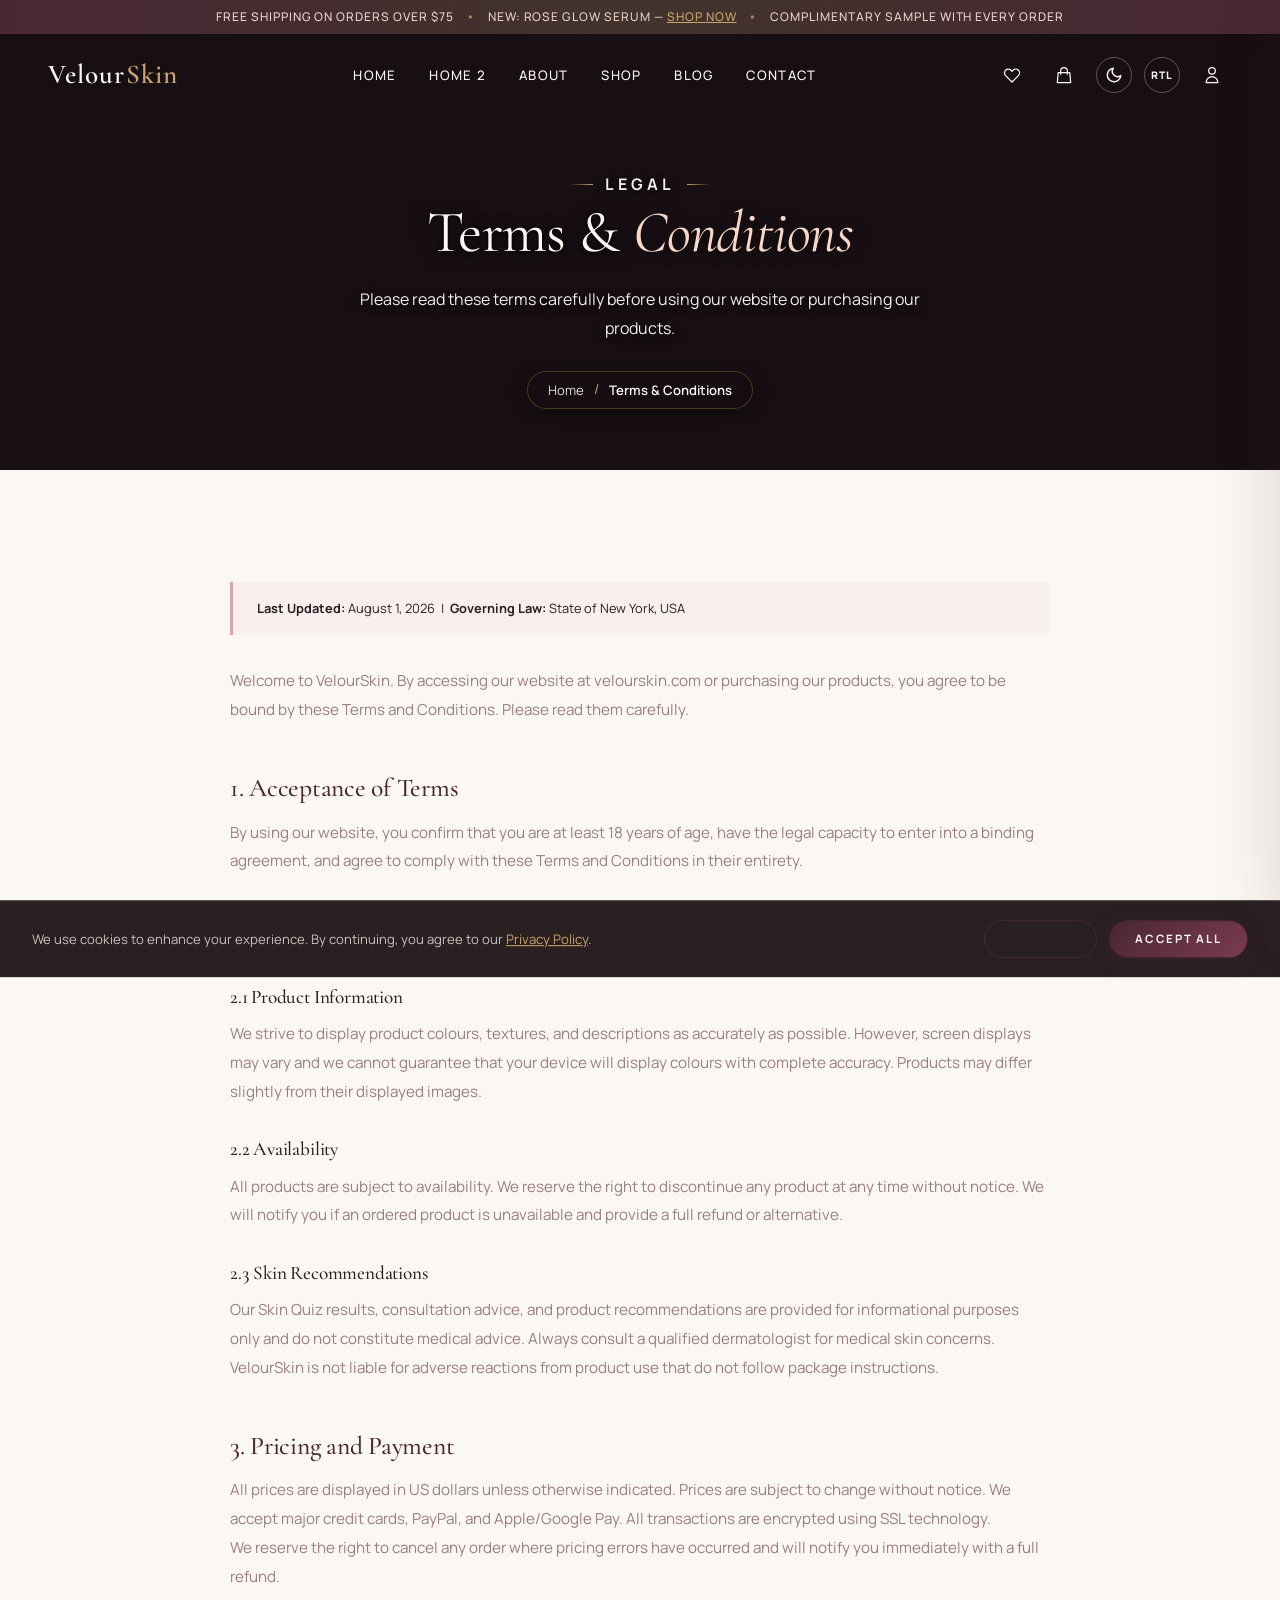
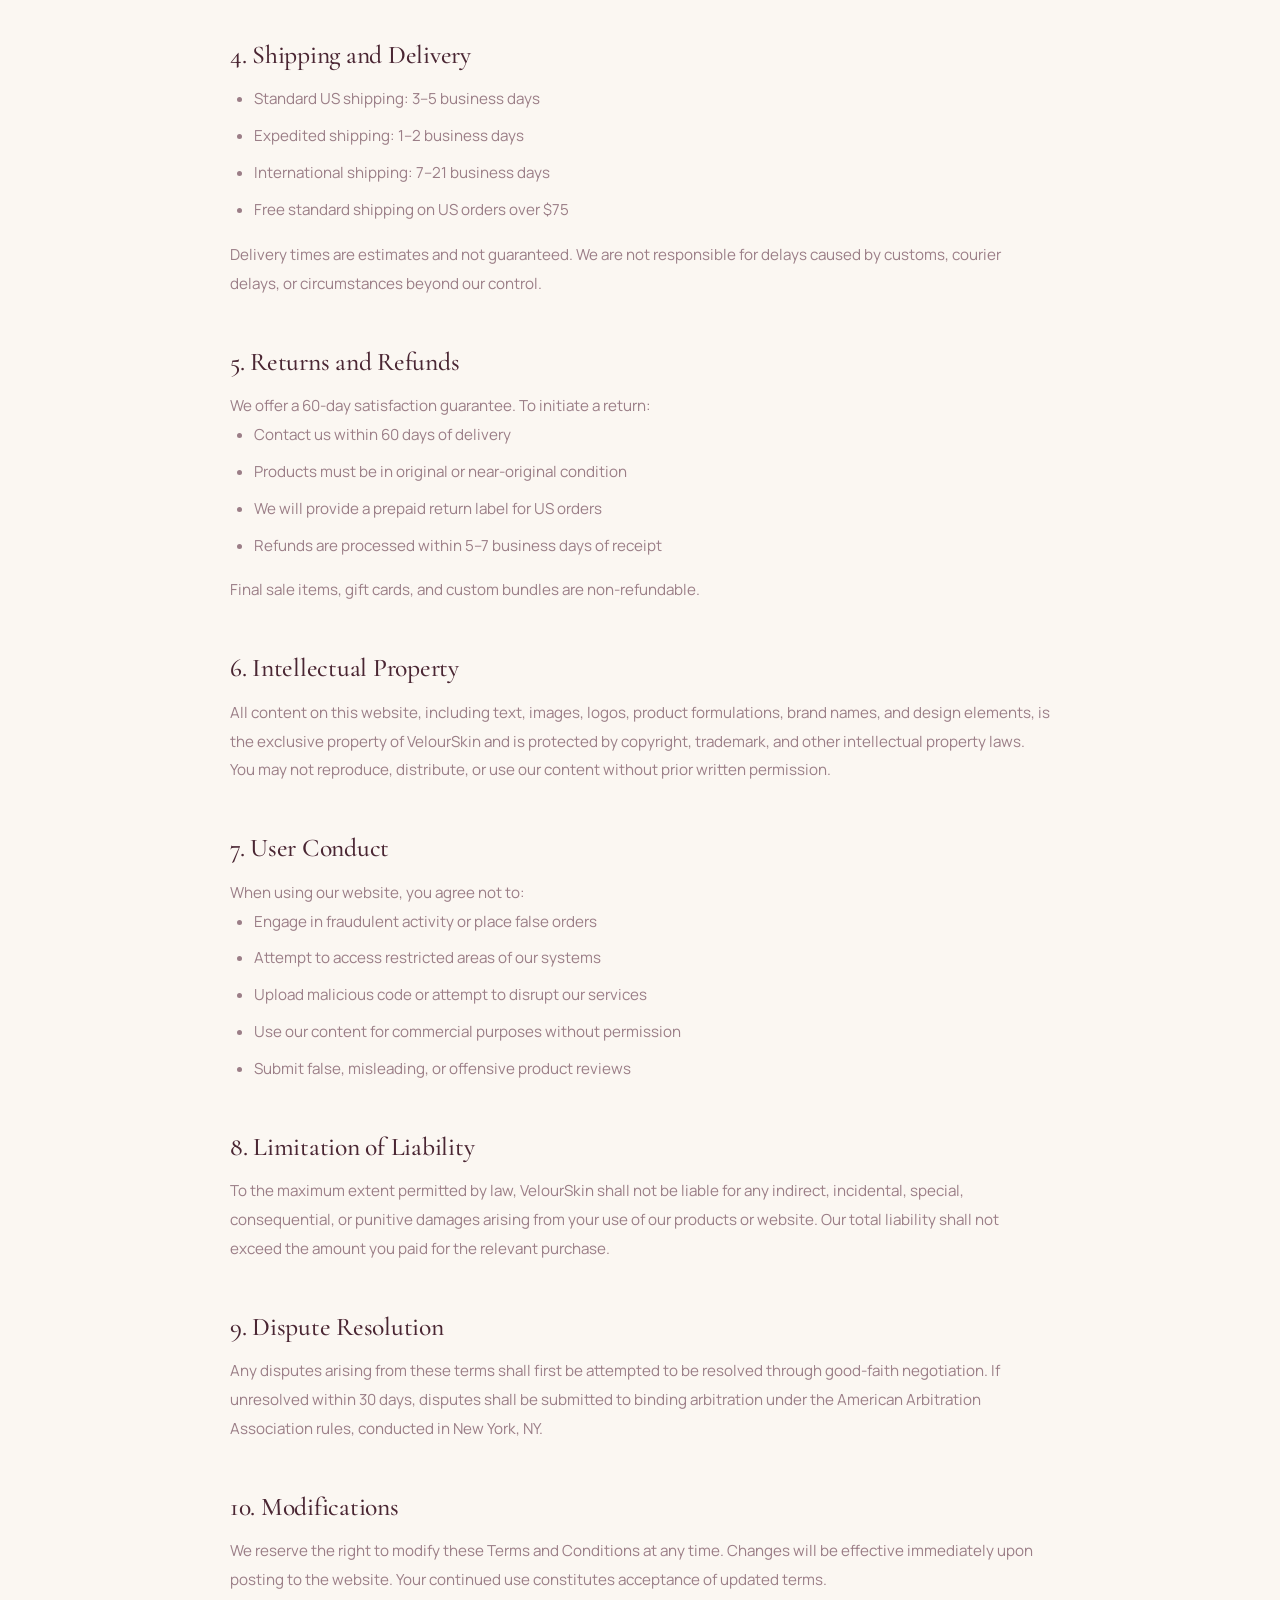
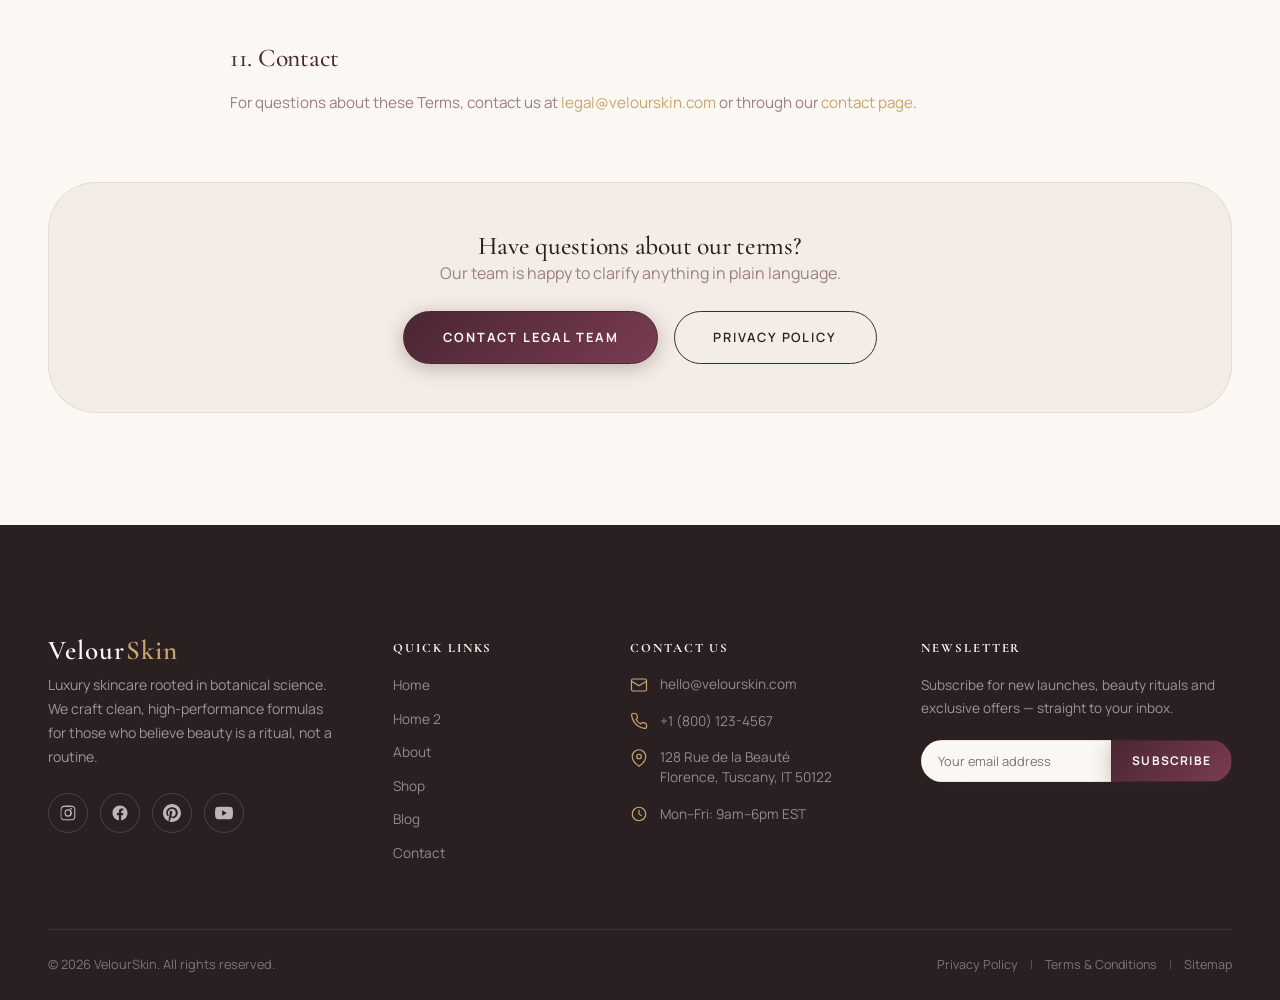
<file: terms.html>
<!DOCTYPE html>
<html lang="en" dir="ltr" data-theme="light">
<head>
  <meta charset="UTF-8">
  <meta name="viewport" content="width=device-width, initial-scale=1.0">
  <meta name="description" content="VelourSkin Terms & Conditions — Your agreement with us for using our website and purchasing our products.">
  <title>Terms & Conditions — VelourSkin</title>
  <link rel="preconnect" href="https://fonts.googleapis.com">
  <link rel="preconnect" href="https://fonts.gstatic.com" crossorigin>
  <link href="https://fonts.googleapis.com/css2?family=Cormorant+Garamond:ital,wght@0,300;0,400;0,500;0,600;0,700;1,300;1,400;1,500&family=Manrope:wght@200;300;400;500;600;700;800&display=swap" rel="stylesheet">
  <link rel="icon" type="image/svg+xml" href="assets/images/favicon.svg">
  <link rel="apple-touch-icon" href="assets/images/favicon.svg">
  <link rel="stylesheet" href="assets/css/style.css">
  <link rel="stylesheet" href="assets/css/extended.css">
  <link rel="stylesheet" href="assets/css/icons.css">
</head>
<body>
  <div id="navMount"></div>
  <main>
    <section class="page-hero">
      <div class="container">
        <p class="subtitle page-hero-tag">Legal</p>
        <h1>Terms & <em>Conditions</em></h1>
        <p>Please read these terms carefully before using our website or purchasing our products.</p>
        <nav class="breadcrumb"><a href="index.html">Home</a><span class="breadcrumb-sep">/</span><span aria-current="page">Terms & Conditions</span></nav>
      </div>
    </section>

    <section>
      <div class="container">
        <div class="legal-content">
          <div class="last-updated"><strong>Last Updated:</strong> August 1, 2026 &nbsp;|&nbsp; <strong>Governing Law:</strong> State of New York, USA</div>

          <p>Welcome to VelourSkin. By accessing our website at velourskin.com or purchasing our products, you agree to be bound by these Terms and Conditions. Please read them carefully.</p>

          <h2>1. Acceptance of Terms</h2>
          <p>By using our website, you confirm that you are at least 18 years of age, have the legal capacity to enter into a binding agreement, and agree to comply with these Terms and Conditions in their entirety.</p>

          <h2>2. Products and Services</h2>
          <h3>2.1 Product Information</h3>
          <p>We strive to display product colours, textures, and descriptions as accurately as possible. However, screen displays may vary and we cannot guarantee that your device will display colours with complete accuracy. Products may differ slightly from their displayed images.</p>

          <h3>2.2 Availability</h3>
          <p>All products are subject to availability. We reserve the right to discontinue any product at any time without notice. We will notify you if an ordered product is unavailable and provide a full refund or alternative.</p>

          <h3>2.3 Skin Recommendations</h3>
          <p>Our Skin Quiz results, consultation advice, and product recommendations are provided for informational purposes only and do not constitute medical advice. Always consult a qualified dermatologist for medical skin concerns. VelourSkin is not liable for adverse reactions from product use that do not follow package instructions.</p>

          <h2>3. Pricing and Payment</h2>
          <p>All prices are displayed in US dollars unless otherwise indicated. Prices are subject to change without notice. We accept major credit cards, PayPal, and Apple/Google Pay. All transactions are encrypted using SSL technology.</p>
          <p>We reserve the right to cancel any order where pricing errors have occurred and will notify you immediately with a full refund.</p>

          <h2>4. Shipping and Delivery</h2>
          <ul>
            <li>Standard US shipping: 3–5 business days</li>
            <li>Expedited shipping: 1–2 business days</li>
            <li>International shipping: 7–21 business days</li>
            <li>Free standard shipping on US orders over $75</li>
          </ul>
          <p>Delivery times are estimates and not guaranteed. We are not responsible for delays caused by customs, courier delays, or circumstances beyond our control.</p>

          <h2>5. Returns and Refunds</h2>
          <p>We offer a 60-day satisfaction guarantee. To initiate a return:</p>
          <ul>
            <li>Contact us within 60 days of delivery</li>
            <li>Products must be in original or near-original condition</li>
            <li>We will provide a prepaid return label for US orders</li>
            <li>Refunds are processed within 5–7 business days of receipt</li>
          </ul>
          <p>Final sale items, gift cards, and custom bundles are non-refundable.</p>

          <h2>6. Intellectual Property</h2>
          <p>All content on this website, including text, images, logos, product formulations, brand names, and design elements, is the exclusive property of VelourSkin and is protected by copyright, trademark, and other intellectual property laws. You may not reproduce, distribute, or use our content without prior written permission.</p>

          <h2>7. User Conduct</h2>
          <p>When using our website, you agree not to:</p>
          <ul>
            <li>Engage in fraudulent activity or place false orders</li>
            <li>Attempt to access restricted areas of our systems</li>
            <li>Upload malicious code or attempt to disrupt our services</li>
            <li>Use our content for commercial purposes without permission</li>
            <li>Submit false, misleading, or offensive product reviews</li>
          </ul>

          <h2>8. Limitation of Liability</h2>
          <p>To the maximum extent permitted by law, VelourSkin shall not be liable for any indirect, incidental, special, consequential, or punitive damages arising from your use of our products or website. Our total liability shall not exceed the amount you paid for the relevant purchase.</p>

          <h2>9. Dispute Resolution</h2>
          <p>Any disputes arising from these terms shall first be attempted to be resolved through good-faith negotiation. If unresolved within 30 days, disputes shall be submitted to binding arbitration under the American Arbitration Association rules, conducted in New York, NY.</p>

          <h2>10. Modifications</h2>
          <p>We reserve the right to modify these Terms and Conditions at any time. Changes will be effective immediately upon posting to the website. Your continued use constitutes acceptance of updated terms.</p>

          <h2>11. Contact</h2>
          <p>For questions about these Terms, contact us at <a href="mailto:legal@velourskin.com" style="color:var(--champagne)">legal@velourskin.com</a> or through our <a href="contact.html" style="color:var(--champagne)">contact page</a>.</p>
        </div>

        <div style="text-align:center;margin-top:4rem;padding:3rem;background:var(--bg-secondary);border-radius:var(--radius-xl);border:1px solid var(--border-color);" class="reveal">
          <h3>Have questions about our terms?</h3>
          <p style="margin-bottom:1.5rem">Our team is happy to clarify anything in plain language.</p>
          <div style="display:flex;gap:1rem;justify-content:center;flex-wrap:wrap;">
            <a href="contact.html" class="btn btn-primary">Contact Legal Team</a>
            <a href="privacy.html" class="btn btn-outline-dark">Privacy Policy</a>
          </div>
        </div>
      </div>
    </section>
  </main>
  <div id="footerMount"></div>
  <script src="assets/js/components.js"></script>
  <script src="assets/js/main.js"></script>
</body>
</html>
</file>
<file: assets/css/style.css>
/* ============================================================
   VELOUR SKIN — Luxury Skincare Store
   Master Stylesheet v1.0
   ============================================================ */

/* ── Google Fonts ─────────────────────────────────────────── */
@import url('https://fonts.googleapis.com/css2?family=Cormorant+Garamond:ital,wght@0,300;0,400;0,500;0,600;0,700;1,300;1,400;1,500&family=Manrope:wght@200;300;400;500;600;700;800&display=swap');

/* ── CSS Custom Properties (Design Tokens) ────────────────── */
:root {
  /* Brand Colors */
  --rosewood:       #4A2633;
  --blush:          #D8A7A7;
  --champagne:      #C9A66B;
  --ivory:          #FBF7F2;
  --mauve:          #9B7E87;
  --espresso:       #2A2022;
  --blush-light:    #EDD5D5;
  --blush-ultra:    #F9EFEF;
  --champagne-light:#EDD9BC;
  --rosewood-light: #7A3C50;

  /* Semantic */
  --bg-primary:     var(--ivory);
  --bg-secondary:   #F4EDE6;
  --text-primary:   var(--espresso);
  --text-secondary: var(--mauve);
  --text-accent:    var(--rosewood);
  --border-color:   rgba(155,126,135,0.18);
  --glass-bg:       rgba(251,247,242,0.72);
  --shadow-soft:    0 4px 32px rgba(74,38,51,0.08);
  --shadow-card:    0 8px 40px rgba(74,38,51,0.12);
  --shadow-hover:   0 20px 60px rgba(74,38,51,0.18);

  /* Typography */
  --font-display:   'Cormorant Garamond', Georgia, serif;
  --font-body:      'Manrope', -apple-system, sans-serif;

  /* Spacing */
  --space-xs:  .5rem;
  --space-sm:  1rem;
  --space-md:  2rem;
  --space-lg:  4rem;
  --space-xl:  7rem;
  --space-2xl: 10rem;

  /* Radii */
  --radius-sm:  6px;
  --radius-md:  14px;
  --radius-lg:  28px;
  --radius-xl:  48px;
  --radius-full: 9999px;

  /* Transitions */
  --ease-smooth: cubic-bezier(0.25,0.46,0.45,0.94);
  --ease-bounce: cubic-bezier(0.34,1.56,0.64,1);
  --dur-fast:   200ms;
  --dur-normal: 350ms;
  --dur-slow:   600ms;

  /* Z-index layers */
  --z-base:    1;
  --z-float:   10;
  --z-sticky:  100;
  --z-overlay: 200;
  --z-modal:   300;
  --z-toast:   400;
}

/* ── Dark Mode ────────────────────────────────────────────── */
[data-theme="dark"] {
  --bg-primary:    #1A1115;
  --bg-secondary:  #241820;
  --text-primary:  #F2E8E8;
  --text-secondary:#B89EA8;
  --text-accent:   #D8A7A7;
  --border-color:  rgba(216,167,167,0.15);
  --glass-bg:      rgba(36,24,32,0.78);
  --shadow-soft:   0 4px 32px rgba(0,0,0,0.4);
  --shadow-card:   0 8px 40px rgba(0,0,0,0.5);
  --shadow-hover:  0 20px 60px rgba(0,0,0,0.6);
}

/* ── Base Reset & Root ────────────────────────────────────── */
*, *::before, *::after { box-sizing: border-box; margin: 0; padding: 0; }

html {
  font-size: 16px;
  scroll-behavior: smooth;
  -webkit-text-size-adjust: 100%;
  overflow-x: hidden;
}

body {
  font-family: var(--font-body);
  background-color: var(--bg-primary);
  color: var(--text-primary);
  line-height: 1.7;
  overflow-x: hidden;
  transition: background-color var(--dur-normal) var(--ease-smooth),
              color var(--dur-normal) var(--ease-smooth);
}

/* RTL Support */
[dir="rtl"] { direction: rtl; }
[dir="rtl"] .nav-menu { flex-direction: row-reverse; }
[dir="rtl"] .footer-contact li { flex-direction: row-reverse; text-align: right; }
[dir="rtl"] .footer-links a { text-align: right; }

img { max-width: 100%; height: auto; display: block; }
a  { color: inherit; text-decoration: none; }
ul, ol { list-style: none; }
button { cursor: pointer; border: none; background: none; font-family: inherit; }
input, textarea, select { font-family: inherit; }

/* ── Typography ───────────────────────────────────────────── */
h1, h2, h3, h4, h5, h6 {
  font-family: var(--font-display);
  font-weight: 500;
  line-height: 1.15;
  letter-spacing: -0.01em;
  color: var(--text-primary);
}
.display-1 { font-size: clamp(3.5rem, 8vw, 7.5rem); font-weight: 300; letter-spacing: -0.03em; }
.display-2 { font-size: clamp(2.8rem, 6vw, 5.5rem); font-weight: 300; }
.display-3 { font-size: clamp(2.2rem, 4vw, 3.8rem); font-weight: 400; }
h1 { font-size: clamp(2rem, 3.5vw, 3.2rem); }
h2 { font-size: clamp(1.8rem, 3vw, 2.8rem); }
h3 { font-size: clamp(1.4rem, 2vw, 1.9rem); }
h4 { font-size: clamp(1.1rem, 1.5vw, 1.4rem); }
p  { font-size: 1rem; color: var(--text-secondary); }

.text-italic   { font-style: italic; }
.text-champagne { color: var(--champagne) !important; }
.text-rosewood { color: var(--rosewood) !important; }
.text-blush    { color: var(--blush) !important; }
.text-center   { text-align: center; }
.text-light    { font-weight: 300; }
.subtitle      { font-family: var(--font-body); font-size: .75rem; font-weight: 700; letter-spacing: .25em; text-transform: uppercase; color: var(--champagne); }

/* ── Layout ───────────────────────────────────────────────── */
.container {
  width: min(100%, 1300px);
  margin-inline: auto;
  padding-inline: clamp(1rem, 4vw, 3rem);
}
.container-narrow { width: min(100%, 900px); margin-inline: auto; padding-inline: clamp(1rem, 4vw, 3rem); }
.container-wide   { width: min(100%, 1600px); margin-inline: auto; padding-inline: clamp(1rem, 3vw, 2rem); }

section { padding-block: var(--space-xl); }
.section-sm { padding-block: var(--space-lg); }
.section-lg { padding-block: var(--space-2xl); }

.grid { display: grid; }
.grid-2 { grid-template-columns: repeat(2, 1fr); }
.grid-3 { grid-template-columns: repeat(3, 1fr); }
.grid-4 { grid-template-columns: repeat(4, 1fr); }
.flex   { display: flex; }
.flex-center  { display: flex; align-items: center; justify-content: center; }
.flex-between { display: flex; align-items: center; justify-content: space-between; }
.gap-sm { gap: var(--space-sm); }
.gap-md { gap: var(--space-md); }
.gap-lg { gap: var(--space-lg); }

/* ── Section Header ───────────────────────────────────────── */
.section-header { text-align: center; max-width: 680px; margin-inline: auto; margin-bottom: var(--space-lg); }
.section-header .subtitle { margin-bottom: var(--space-sm); }
.section-header h2 { margin-bottom: 1rem; }
.section-header p { font-size: 1.05rem; }

.section-divider {
  width: 80px; height: 1px;
  background: linear-gradient(90deg, transparent, var(--champagne), transparent);
  margin: 1.5rem auto;
}

/* ── Site Header (Unified Sticky Header) ──────────────────── */
.site-header {
  position: fixed; top: 0; left: 0; right: 0;
  z-index: var(--z-sticky);
  transition: transform var(--dur-normal) var(--ease-smooth);
}

.announcement-bar {
  background: linear-gradient(90deg, var(--rosewood), var(--espresso), var(--rosewood));
  color: var(--blush-light);
  text-align: center;
  padding: .5rem var(--space-md);
  font-size: .75rem;
  font-weight: 500;
  letter-spacing: .08em;
  text-transform: uppercase;
  position: relative;
  overflow: hidden;
  max-height: 100px;
  opacity: 1;
  transition: max-height 0.4s var(--ease-smooth), opacity 0.3s var(--ease-smooth), padding 0.4s var(--ease-smooth);
}
.announcement-bar-inner {
  display: flex;
  align-items: center;
  justify-content: center;
  gap: .75rem;
  flex-wrap: wrap;
  line-height: 1.4;
}
.announcement-sep {
  color: var(--champagne);
  opacity: 0.8;
  font-size: .8rem;
}
.announcement-bar::before {
  content: '';
  position: absolute; inset: 0;
  background: linear-gradient(90deg, transparent 0%, rgba(201,166,107,0.15) 50%, transparent 100%);
  animation: shimmerBar 3s ease-in-out infinite;
  pointer-events: none;
}
@keyframes shimmerBar { 0%,100% { opacity: 0; } 50% { opacity: 1; } }

/* Collapse announcement bar on scroll */
.site-header.scrolled .announcement-bar {
  max-height: 0;
  opacity: 0;
  padding-top: 0;
  padding-bottom: 0;
  pointer-events: none;
}


/* ── Navbar ───────────────────────────────────────────────── */
.navbar {
  position: relative;
  padding: 1.1rem 0;
  transition: all var(--dur-normal) var(--ease-smooth);
}
.site-header.scrolled .navbar,
.navbar.scrolled {
  background: var(--glass-bg);
  backdrop-filter: blur(20px) saturate(180%);
  -webkit-backdrop-filter: blur(20px) saturate(180%);
  border-bottom: 1px solid var(--border-color);
  padding: .75rem 0;
  box-shadow: var(--shadow-soft);
}
.navbar-inner {
  display: flex;
  align-items: center;
  justify-content: space-between;
  gap: var(--space-md);
}
.nav-logo {
  font-family: var(--font-display);
  font-size: 1.7rem;
  font-weight: 600;
  letter-spacing: .04em;
  color: var(--ivory);
  flex-shrink: 0;
  transition: color var(--dur-fast);
}
.navbar.scrolled .nav-logo,
[data-theme="dark"] .navbar .nav-logo { color: var(--text-primary); }
.nav-logo span { color: var(--champagne); }

.nav-menu {
  display: flex;
  align-items: center;
  gap: .25rem;
}
.nav-link {
  font-size: .82rem;
  font-weight: 500;
  letter-spacing: .1em;
  text-transform: uppercase;
  color: rgba(251,247,242,0.85);
  padding: .5rem .9rem;
  border-radius: var(--radius-sm);
  position: relative;
  transition: color var(--dur-fast);
}
.navbar.scrolled .nav-link { color: var(--text-primary); }
.nav-link::after {
  content: '';
  position: absolute; bottom: 2px; left: 50%; right: 50%;
  height: 1px; background: var(--champagne);
  transition: left var(--dur-normal) var(--ease-smooth),
              right var(--dur-normal) var(--ease-smooth);
}
.nav-link:hover::after, .nav-link.active::after { left: .9rem; right: .9rem; }
.nav-link:hover, .nav-link.active { color: var(--champagne); }

/* Dropdown */
.nav-item { position: relative; }
.nav-dropdown {
  position: absolute; top: calc(100% + .5rem); left: 50%;
  transform: translateX(-50%) translateY(-8px);
  background: var(--glass-bg);
  backdrop-filter: blur(24px);
  -webkit-backdrop-filter: blur(24px);
  border: 1px solid var(--border-color);
  border-radius: var(--radius-md);
  padding: .8rem;
  min-width: 220px;
  box-shadow: var(--shadow-card);
  opacity: 0; pointer-events: none;
  transition: all var(--dur-normal) var(--ease-smooth);
}
.nav-item:hover .nav-dropdown { opacity: 1; pointer-events: auto; transform: translateX(-50%) translateY(0); }
.nav-dropdown a {
  display: block;
  padding: .55rem 1rem;
  font-size: .82rem;
  font-weight: 500;
  letter-spacing: .06em;
  border-radius: var(--radius-sm);
  transition: all var(--dur-fast);
}
.nav-dropdown a:hover { background: rgba(201,166,107,0.12); color: var(--champagne); padding-left: 1.4rem; }

.nav-actions { display: flex; align-items: center; gap: .75rem; flex-shrink: 0; }
.nav-icon-btn {
  width: 40px; height: 40px;
  display: flex; align-items: center; justify-content: center;
  border-radius: var(--radius-full);
  color: rgba(251,247,242,0.85);
  transition: all var(--dur-fast);
  position: relative;
}
.navbar.scrolled .nav-icon-btn { color: var(--text-primary); }
.nav-icon-btn:hover { background: rgba(201,166,107,0.15); color: var(--champagne); }
.nav-icon-btn svg { width: 20px; height: 20px; stroke-width: 1.5; }

.cart-badge,
.wishlist-badge {
  position: absolute; top: 0; right: 0;
  background: var(--rosewood); color: #fff;
  font-size: .6rem; font-weight: 700;
  width: 16px; height: 16px;
  border-radius: var(--radius-full);
  display: flex; align-items: center; justify-content: center;
  line-height: 1;
}

/* Toggle Buttons */
.theme-toggle, .rtl-toggle {
  width: 36px; height: 36px;
  border-radius: var(--radius-full);
  display: flex; align-items: center; justify-content: center;
  font-size: 1rem;
  color: rgba(251,247,242,0.85);
  transition: all var(--dur-fast);
  border: 1px solid rgba(251,247,242,0.2);
}
.navbar.scrolled .theme-toggle,
.navbar.scrolled .rtl-toggle { color: var(--text-primary); border-color: var(--border-color); }
.theme-toggle:hover, .rtl-toggle:hover { background: rgba(201,166,107,0.15); color: var(--champagne); border-color: var(--champagne); }

/* Hamburger */
.nav-hamburger { display: none; flex-direction: column; gap: 5px; padding: 4px; }
.nav-hamburger span {
  display: block; width: 24px; height: 1.5px;
  background: rgba(251,247,242,0.85);
  transition: all var(--dur-normal) var(--ease-smooth);
  transform-origin: center;
}
.navbar.scrolled .nav-hamburger span { background: var(--text-primary); }
.nav-hamburger.active span:nth-child(1) { transform: translateY(6.5px) rotate(45deg); }
.nav-hamburger.active span:nth-child(2) { opacity: 0; transform: scaleX(0); }
.nav-hamburger.active span:nth-child(3) { transform: translateY(-6.5px) rotate(-45deg); }

/* ── Buttons ──────────────────────────────────────────────── */
.btn {
  display: inline-flex; align-items: center; gap: .6rem;
  font-family: var(--font-body); font-size: .8rem; font-weight: 700;
  letter-spacing: .15em; text-transform: uppercase;
  padding: .9rem 2.4rem; border-radius: var(--radius-full);
  border: 1px solid transparent;
  cursor: pointer; position: relative; overflow: hidden;
  transition: all var(--dur-normal) var(--ease-smooth);
}
.btn::before {
  content: '';
  position: absolute; inset: 0;
  background: rgba(255,255,255,0.1);
  transform: translateX(-100%);
  transition: transform var(--dur-normal) var(--ease-smooth);
}
.btn:hover::before { transform: translateX(0); }

.btn-primary {
  background: linear-gradient(135deg, var(--rosewood), var(--rosewood-light));
  color: var(--ivory);
  border-color: var(--rosewood);
  box-shadow: 0 4px 20px rgba(74,38,51,0.3);
}
.btn-primary:hover { transform: translateY(-2px); box-shadow: 0 8px 32px rgba(74,38,51,0.4); }
.btn-primary:active { transform: translateY(0); }

.btn-secondary {
  background: linear-gradient(135deg, var(--champagne), #B8923A);
  color: var(--ivory);
  border-color: var(--champagne);
  box-shadow: 0 4px 20px rgba(201,166,107,0.3);
}
.btn-secondary:hover { transform: translateY(-2px); box-shadow: 0 8px 32px rgba(201,166,107,0.4); }

.btn-outline {
  background: transparent;
  color: var(--ivory);
  border: 1px solid rgba(251,247,242,0.5);
}
.btn-outline:hover { background: rgba(251,247,242,0.1); border-color: var(--ivory); }

.btn-outline-dark {
  background: transparent;
  color: var(--text-primary);
  border: 1px solid var(--border-color);
}
.btn-outline-dark:hover { background: var(--rosewood); color: var(--ivory); border-color: var(--rosewood); }

.btn-ghost {
  background: transparent;
  color: var(--text-primary);
  border: none; padding: 0;
  letter-spacing: .1em;
  text-decoration: none;
}
.btn-ghost::after {
  content: '';
  display: block; height: 1px;
  background: var(--champagne);
  transform: scaleX(0); transform-origin: left;
  transition: transform var(--dur-normal) var(--ease-smooth);
}
.btn-ghost:hover::after { transform: scaleX(1); }
.btn-ghost:hover { color: var(--champagne); }

.btn-sm { padding: .65rem 1.6rem; font-size: .72rem; }
.btn-lg { padding: 1.1rem 3rem; font-size: .85rem; }
.btn-icon { padding: .9rem; border-radius: var(--radius-full); }

/* ── Cards ────────────────────────────────────────────────── */
.card {
  background: var(--bg-primary);
  border: 1px solid var(--border-color);
  border-radius: var(--radius-lg);
  overflow: hidden;
  transition: all var(--dur-normal) var(--ease-smooth);
}
.card:hover {
  transform: translateY(-6px);
  box-shadow: var(--shadow-hover);
  border-color: rgba(201,166,107,0.3);
}

/* Product Cards */
.product-card {
  background: var(--bg-primary);
  border: 1px solid var(--border-color);
  border-radius: var(--radius-lg);
  overflow: hidden;
  position: relative;
  transition: all var(--dur-slow) var(--ease-smooth);
}
.product-card:hover { transform: translateY(-8px); box-shadow: var(--shadow-hover); }

.product-card-image {
  position: relative; overflow: hidden;
  aspect-ratio: 1/1;
  background: var(--bg-secondary);
}
.product-card-image img {
  width: 100%; height: 100%; object-fit: cover;
  transition: transform var(--dur-slow) var(--ease-smooth);
}
.product-card:hover .product-card-image img { transform: scale(1.08); }

.product-card-badge {
  position: absolute; top: 1rem; left: 1rem;
  background: var(--rosewood); color: var(--ivory);
  font-size: .65rem; font-weight: 700; letter-spacing: .1em; text-transform: uppercase;
  padding: .3rem .8rem; border-radius: var(--radius-full);
  z-index: var(--z-float);
}
.product-card-badge.new { background: var(--champagne); }
.product-card-badge.sale { background: #C0392B; }

.product-card-actions {
  position: absolute; top: 1rem; right: 1rem;
  display: flex; flex-direction: column; gap: .5rem;
  transform: translateX(60px); opacity: 0;
  transition: all var(--dur-normal) var(--ease-smooth);
  z-index: var(--z-float);
}
.product-card:hover .product-card-actions { transform: translateX(0); opacity: 1; }
.product-card-action {
  width: 40px; height: 40px;
  background: var(--glass-bg); backdrop-filter: blur(12px);
  border: 1px solid var(--border-color);
  border-radius: var(--radius-full);
  display: flex; align-items: center; justify-content: center;
  transition: all var(--dur-fast);
}
.product-card-action:hover { background: var(--rosewood); color: var(--ivory); border-color: var(--rosewood); }
.product-card-action svg { width: 16px; height: 16px; }

.product-card-body { padding: 1.5rem; }
.product-card-category {
  font-size: .68rem; font-weight: 700; letter-spacing: .15em;
  text-transform: uppercase; color: var(--champagne); margin-bottom: .4rem;
}
.product-card-title {
  font-family: var(--font-display); font-size: 1.2rem; font-weight: 500;
  margin-bottom: .5rem; line-height: 1.3;
}
.product-card-stars { display: flex; gap: 2px; color: var(--champagne); margin-bottom: .5rem; }
.product-card-stars svg { width: 14px; height: 14px; fill: currentColor; }
.product-card-price { display: flex; align-items: center; gap: .75rem; }
.price-current { font-size: 1.1rem; font-weight: 700; color: var(--rosewood); }
.price-original { font-size: .9rem; text-decoration: line-through; color: var(--text-secondary); }
.product-card-footer { padding: 0 1.5rem 1.5rem; }

/* Glassmorphism Cards */
.glass-card {
  background: var(--glass-bg);
  backdrop-filter: blur(20px) saturate(160%);
  -webkit-backdrop-filter: blur(20px) saturate(160%);
  border: 1px solid var(--border-color);
  border-radius: var(--radius-lg);
}

/* ── Hero Slider ──────────────────────────────────────────── */
.hero-slider {
  position: relative; height: 100vh; min-height: 700px;
  overflow: hidden;
}
.hero-slide {
  position: absolute;
  padding-top: 130px; inset: 0;
  display: flex; align-items: center;
  opacity: 0; transition: opacity var(--dur-slow) var(--ease-smooth);
}
.hero-slide.active { opacity: 1; }
.hero-slide-bg {
  position: absolute; inset: 0;
  background-size: cover; background-position: center;
  background-repeat: no-repeat;
  transform: scale(1.05);
  transition: transform 8s ease;
}
.hero-slide.active .hero-slide-bg { transform: scale(1); }
.hero-overlay {
  position: absolute; inset: 0;
  background: radial-gradient(circle at center, rgba(42, 32, 34, 0.33) 0%, rgba(42, 32, 34, 0.58) 100%),
              linear-gradient(to bottom, rgba(42, 32, 34, 0.46) 0%, rgba(74, 38, 51, 0.30) 45%, rgba(42, 32, 34, 0.60) 100%);
}
.hero-content {
  position: relative; z-index: var(--z-float);
  max-width: 860px;
  margin-inline: auto;
  text-align: center;
}
.hero-tag {
  display: inline-flex; align-items: center; justify-content: center; gap: .8rem;
  font-size: .72rem; font-weight: 700; letter-spacing: .3em; text-transform: uppercase;
  color: var(--champagne);
  margin-bottom: 1.5rem;
  opacity: 0; transform: translateY(20px);
  transition: all var(--dur-slow) var(--ease-smooth) .2s;
  text-shadow: 0 2px 8px rgba(0,0,0,0.5);
}
.hero-slide.active .hero-tag { opacity: 1; transform: translateY(0); }
.hero-tag-line { width: 36px; height: 1px; background: var(--champagne); opacity: .8; }

.hero-title {
  font-family: var(--font-display); font-size: clamp(2.4rem, 5.2vw, 4.6rem);
  font-weight: 300; line-height: 1.15; color: var(--ivory);
  margin-bottom: 1.5rem;
  opacity: 0; transform: translateY(30px);
  transition: all var(--dur-slow) var(--ease-smooth) .4s;
  text-shadow: 0 3px 20px rgba(0,0,0,0.7);
}
.hero-slide.active .hero-title { opacity: 1; transform: translateY(0); }
.hero-title em { font-style: italic; color: #F5C6CB; text-shadow: 0 2px 14px rgba(0,0,0,0.7); }

.hero-subtitle {
  font-size: 1.08rem; color: rgba(251,247,242,0.92); line-height: 1.75;
  max-width: 620px; margin-inline: auto; margin-bottom: 2.5rem;
  opacity: 0; transform: translateY(20px);
  transition: all var(--dur-slow) var(--ease-smooth) .6s;
  text-shadow: 0 2px 12px rgba(0,0,0,0.5);
}
.hero-slide.active .hero-subtitle { opacity: 1; transform: translateY(0); }

.hero-actions {
  display: flex; gap: 1rem; flex-wrap: wrap;
  justify-content: center; align-items: center;
  opacity: 0; transform: translateY(20px);
  transition: all var(--dur-slow) var(--ease-smooth) .8s;
}
.hero-slide.active .hero-actions { opacity: 1; transform: translateY(0); }

.hero-controls {
  position: absolute; bottom: 2.5rem; left: 50%;
  transform: translateX(-50%);
  z-index: var(--z-float);
  display: flex; gap: .75rem;
}
.hero-dot {
  width: 8px; height: 8px; border-radius: var(--radius-full);
  background: rgba(251,247,242,0.4);
  cursor: pointer; transition: all var(--dur-normal);
}
.hero-dot.active { width: 28px; background: var(--champagne); }

/* Hero Slider Arrows */
.hero-slider-arrow,
#heroPrev,
#heroNext {
  position: absolute;
  top: 50%;
  transform: translateY(-50%);
  z-index: var(--z-float);
  width: 50px;
  height: 50px;
  border-radius: var(--radius-full);
  background: rgba(251,247,242,.15);
  backdrop-filter: blur(10px);
  -webkit-backdrop-filter: blur(10px);
  border: 1px solid rgba(251,247,242,.3);
  color: #fff;
  font-size: 1.4rem;
  display: flex;
  align-items: center;
  justify-content: center;
  cursor: pointer;
  transition: all var(--dur-normal) var(--ease-smooth);
}
#heroPrev,
.hero-prev {
  left: 2rem;
}
#heroNext,
.hero-next {
  right: 2rem;
}
#heroPrev:hover,
#heroNext:hover,
.hero-slider-arrow:hover {
  background: rgba(201,166,107,0.35);
  border-color: var(--champagne);
  color: var(--ivory);
  transform: translateY(-50%) scale(1.08);
}

.hero-scroll {
  position: absolute; bottom: 2.5rem; right: 3rem;
  z-index: var(--z-float);
  display: flex; flex-direction: column; align-items: center; gap: .5rem;
  color: rgba(251,247,242,0.7); font-size: .68rem; letter-spacing: .2em; text-transform: uppercase;
  animation: scrollBounce 2s ease-in-out infinite;
}
.hero-scroll svg { width: 20px; height: 20px; stroke: rgba(251,247,242,0.7); }
@keyframes scrollBounce { 0%,100% { transform: translateY(0); } 50% { transform: translateY(8px); } }

/* ── Marquee ──────────────────────────────────────────────── */
.marquee-section {
  background: linear-gradient(90deg, var(--rosewood), var(--espresso));
  padding: 1.2rem 0; overflow: hidden; position: relative;
}
.marquee-track {
  display: flex; gap: 3rem;
  animation: marqueeScroll 30s linear infinite;
  width: max-content;
}
.marquee-item {
  display: flex; align-items: center; gap: 1rem;
  font-size: .78rem; font-weight: 600; letter-spacing: .15em; text-transform: uppercase;
  color: rgba(251,247,242,0.85); white-space: nowrap;
}
.marquee-item .dot { width: 5px; height: 5px; border-radius: 50%; background: var(--champagne); }
@keyframes marqueeScroll { from { transform: translateX(0); } to { transform: translateX(-50%); } }
.marquee-section:hover .marquee-track { animation-play-state: paused; }

/* ── Best Sellers ─────────────────────────────────────────── */
.bestsellers { background: var(--bg-secondary); }
.product-grid {
  display: grid;
  grid-template-columns: repeat(auto-fill, minmax(280px, 1fr));
  gap: 2rem;
}

/* ── Category Cards ───────────────────────────────────────── */
.category-grid {
  display: grid;
  grid-template-columns: repeat(auto-fill, minmax(200px, 1fr));
  gap: 1.5rem;
}
.category-card {
  position: relative; border-radius: var(--radius-lg);
  overflow: hidden; cursor: pointer;
  aspect-ratio: 3/4;
  transition: all var(--dur-normal) var(--ease-smooth);
}
.category-card img {
  width: 100%; height: 100%; object-fit: cover;
  transition: transform var(--dur-slow) var(--ease-smooth);
}
.category-card:hover img { transform: scale(1.08); }
.category-card-overlay {
  position: absolute; inset: 0;
  background: linear-gradient(to top, rgba(42,32,34,0.8) 0%, transparent 60%);
  display: flex; flex-direction: column; justify-content: flex-end;
  padding: 1.5rem;
  transition: background var(--dur-normal);
}
.category-card:hover .category-card-overlay { background: linear-gradient(to top, rgba(74,38,51,0.85) 0%, rgba(74,38,51,0.2) 100%); }
.category-card-title {
  font-family: var(--font-display); font-size: 1.4rem; font-weight: 500;
  color: var(--ivory);
}
.category-card-count { font-size: .72rem; color: var(--blush); letter-spacing: .1em; margin-top: .25rem; }
.category-card-arrow {
  margin-top: .75rem; opacity: 0; transform: translateX(-10px);
  transition: all var(--dur-normal) var(--ease-smooth);
  color: var(--champagne); font-size: .75rem; letter-spacing: .15em; text-transform: uppercase;
  font-weight: 700;
}
.category-card:hover .category-card-arrow { opacity: 1; transform: translateX(0); }

/* ── Testimonials ─────────────────────────────────────────── */
.testimonials { background: var(--bg-primary); }
.testimonial-slider { position: relative; overflow: hidden; }
.testimonial-track { display: flex; transition: transform var(--dur-slow) var(--ease-smooth); }
.testimonial-slide { min-width: 100%; padding: 0 2rem; }
.testimonial-card {
  background: var(--glass-bg);
  backdrop-filter: blur(20px);
  -webkit-backdrop-filter: blur(20px);
  border: 1px solid var(--border-color);
  border-radius: var(--radius-xl);
  padding: 4rem;
  text-align: center;
  max-width: 760px; margin: 0 auto;
  position: relative;
}
.testimonial-quote {
  font-family: var(--font-display); font-size: clamp(1.5rem, 3vw, 2.2rem);
  font-style: italic; font-weight: 400; line-height: 1.5;
  color: var(--text-primary); margin-bottom: 2rem;
}
.testimonial-quote::before {
  content: '"';
  font-size: 6rem; line-height: .5; color: var(--blush-light);
  display: block; margin-bottom: 1rem; font-family: var(--font-display);
}
.testimonial-author { display: flex; flex-direction: column; align-items: center; gap: .4rem; }
.testimonial-name { font-weight: 700; font-size: .9rem; letter-spacing: .08em; }
.testimonial-role { font-size: .78rem; color: var(--text-secondary); letter-spacing: .1em; }
.testimonial-stars { display: flex; gap: 3px; color: var(--champagne); margin-bottom: .4rem; }
.testimonial-stars svg { width: 16px; height: 16px; fill: currentColor; }

.slider-nav {
  display: flex; align-items: center; justify-content: center; gap: 1rem;
  margin-top: 2.5rem;
}
.slider-btn {
  width: 48px; height: 48px;
  border-radius: var(--radius-full);
  border: 1px solid var(--border-color);
  display: flex; align-items: center; justify-content: center;
  transition: all var(--dur-fast);
  color: var(--text-primary);
}
.slider-btn:hover { background: var(--rosewood); color: var(--ivory); border-color: var(--rosewood); }
.slider-btn svg { width: 18px; height: 18px; }

/* ── Skin Quiz ────────────────────────────────────────────── */
.quiz-section {
  background: linear-gradient(135deg, var(--rosewood) 0%, var(--espresso) 100%);
  position: relative; overflow: hidden;
}
.quiz-section::before {
  content: '';
  position: absolute; top: -50%; right: -20%;
  width: 600px; height: 600px;
  background: radial-gradient(circle, rgba(201,166,107,0.15) 0%, transparent 70%);
  border-radius: 50%;
}
.quiz-inner {
  display: grid; grid-template-columns: 1fr 1fr; gap: 5rem; align-items: center;
}
.quiz-content { color: var(--ivory); }
.quiz-content .subtitle { color: var(--champagne); margin-bottom: 1rem; }
.quiz-content h2 { font-size: clamp(2rem, 4vw, 3.2rem); margin-bottom: 1.5rem; }
.quiz-content p { color: rgba(251,247,242,0.8); font-size: 1.05rem; margin-bottom: 2.5rem; }
.quiz-features { display: flex; flex-direction: column; gap: .75rem; margin-bottom: 2.5rem; }
.quiz-feature {
  display: flex; align-items: center; gap: 1rem;
  font-size: .9rem; color: rgba(251,247,242,0.85);
}
.quiz-feature-icon {
  width: 36px; height: 36px; border-radius: var(--radius-full);
  background: rgba(201,166,107,0.2); border: 1px solid rgba(201,166,107,0.3);
  display: flex; align-items: center; justify-content: center;
  flex-shrink: 0; font-size: 1rem;
}
.quiz-card {
  background: rgba(251,247,242,0.07);
  backdrop-filter: blur(20px);
  -webkit-backdrop-filter: blur(20px);
  border: 1px solid rgba(251,247,242,0.12);
  border-radius: var(--radius-xl);
  padding: 3rem;
}
.quiz-step { display: none; }
.quiz-step.active { display: block; }
.quiz-q { font-family: var(--font-display); font-size: 1.4rem; color: var(--ivory); margin-bottom: 1.5rem; }
.quiz-options { display: flex; flex-direction: column; gap: .75rem; }
.quiz-option {
  display: flex; align-items: center; gap: 1rem;
  padding: 1rem 1.2rem; border-radius: var(--radius-md);
  border: 1px solid rgba(251,247,242,0.2);
  color: rgba(251,247,242,0.85); font-size: .9rem;
  cursor: pointer; transition: all var(--dur-fast);
}
.quiz-option:hover, .quiz-option.selected {
  background: rgba(201,166,107,0.2); border-color: var(--champagne); color: var(--ivory);
}
.quiz-option-icon { font-size: 1.3rem; }
.quiz-progress { display: flex; gap: .5rem; margin-bottom: 2rem; }
.quiz-progress-dot {
  flex: 1; height: 3px; border-radius: var(--radius-full);
  background: rgba(251,247,242,0.2);
  transition: background var(--dur-normal);
}
.quiz-progress-dot.done { background: var(--champagne); }
.quiz-nav { display: flex; justify-content: space-between; align-items: center; margin-top: 1.5rem; }
.quiz-step-count { font-size: .78rem; color: rgba(251,247,242,0.5); }

/* ── Ingredients ──────────────────────────────────────────── */
.ingredients-section { background: var(--bg-secondary); }
.ingredients-grid {
  display: grid; grid-template-columns: 1fr 1fr;
  gap: 5rem; align-items: center;
}
.ingredients-image { position: relative; border-radius: var(--radius-xl); overflow: hidden; }
.ingredients-image img { width: 100%; height: 500px; object-fit: cover; }
.ingredients-badge {
  position: absolute; bottom: 2rem; left: 2rem;
  background: var(--glass-bg); backdrop-filter: blur(20px);
  -webkit-backdrop-filter: blur(20px);
  border: 1px solid var(--border-color);
  border-radius: var(--radius-lg); padding: 1.5rem;
}
.ingredients-badge-value { font-family: var(--font-display); font-size: 2.5rem; font-weight: 300; color: var(--rosewood); }
.ingredients-badge-label { font-size: .72rem; letter-spacing: .12em; text-transform: uppercase; color: var(--text-secondary); }

.ingredients-list { margin-top: 2rem; display: flex; flex-direction: column; gap: 1rem; }
.ingredient-item {
  display: flex; align-items: flex-start; gap: 1.2rem;
  padding: 1.2rem; border-radius: var(--radius-md);
  border: 1px solid var(--border-color);
  transition: all var(--dur-fast);
  cursor: pointer;
}
.ingredient-item:hover { background: var(--blush-ultra); border-color: var(--blush); }
.ingredient-icon {
  width: 48px; height: 48px; border-radius: var(--radius-md);
  background: linear-gradient(135deg, var(--blush-light), var(--champagne-light));
  display: flex; align-items: center; justify-content: center; font-size: 1.4rem; flex-shrink: 0;
}
.ingredient-info h4 { font-size: 1rem; margin-bottom: .2rem; }
.ingredient-info p { font-size: .82rem; line-height: 1.6; }

/* ── Bundle Deals ─────────────────────────────────────────── */
.bundle-section { background: var(--bg-primary); }
.bundle-grid { display: grid; grid-template-columns: repeat(auto-fill, minmax(340px, 1fr)); gap: 2rem; }
.bundle-card {
  background: var(--bg-secondary);
  border: 1px solid var(--border-color);
  border-radius: var(--radius-xl);
  overflow: hidden; position: relative;
  transition: all var(--dur-normal) var(--ease-smooth);
}
.bundle-card:hover { transform: translateY(-6px); box-shadow: var(--shadow-hover); }
.bundle-card.featured {
  background: linear-gradient(135deg, var(--rosewood), var(--espresso));
  border-color: var(--champagne);
}
.bundle-tag {
  position: absolute; top: 1.5rem; right: 1.5rem;
  background: var(--champagne); color: var(--ivory);
  font-size: .65rem; font-weight: 800; letter-spacing: .1em; text-transform: uppercase;
  padding: .35rem .9rem; border-radius: var(--radius-full);
}
.bundle-image { height: 200px; overflow: hidden; }
.bundle-image img { width: 100%; height: 100%; object-fit: cover; transition: transform var(--dur-slow); }
.bundle-card:hover .bundle-image img { transform: scale(1.06); }
.bundle-body { padding: 2rem; }
.bundle-name {
  font-family: var(--font-display); font-size: 1.6rem; margin-bottom: .5rem;
}
.bundle-card.featured .bundle-name,
.bundle-card.featured p { color: var(--ivory); }
.bundle-items { display: flex; flex-wrap: wrap; gap: .4rem; margin: 1rem 0; }
.bundle-item-tag {
  font-size: .68rem; font-weight: 600; letter-spacing: .08em;
  padding: .25rem .7rem; border-radius: var(--radius-full);
  background: var(--bg-primary); border: 1px solid var(--border-color);
}
.bundle-card.featured .bundle-item-tag { background: rgba(251,247,242,0.12); border-color: rgba(251,247,242,0.2); color: var(--ivory); }
.bundle-pricing { display: flex; align-items: baseline; gap: 1rem; margin-top: 1.2rem; }
.bundle-price { font-size: 2rem; font-weight: 700; color: var(--rosewood); }
.bundle-card.featured .bundle-price { color: var(--champagne); }
.bundle-original { font-size: 1rem; text-decoration: line-through; color: var(--text-secondary); }
.bundle-save {
  font-size: .7rem; font-weight: 700; letter-spacing: .1em; text-transform: uppercase;
  color: #27AE60; background: rgba(39,174,96,0.1); padding: .2rem .6rem; border-radius: var(--radius-full);
}

/* ── FAQ ──────────────────────────────────────────────────── */
.faq-section { background: var(--bg-secondary); }
.faq-list { max-width: 820px; margin: 0 auto; display: flex; flex-direction: column; gap: 1rem; }
.faq-item {
  background: var(--bg-primary); border: 1px solid var(--border-color);
  border-radius: var(--radius-md); overflow: hidden;
  transition: border-color var(--dur-fast);
}
.faq-item.open { border-color: var(--blush); }
.faq-question {
  display: flex; justify-content: space-between; align-items: center; gap: 1rem;
  padding: 1.5rem 2rem; cursor: pointer; font-weight: 600; font-size: .95rem;
  transition: color var(--dur-fast);
}
.faq-question:hover { color: var(--rosewood); }
.faq-item.open .faq-question { color: var(--rosewood); }
.faq-icon {
  width: 28px; height: 28px; flex-shrink: 0;
  border-radius: var(--radius-full); border: 1px solid var(--border-color);
  display: flex; align-items: center; justify-content: center;
  transition: all var(--dur-normal);
  font-size: 1rem;
}
.faq-item.open .faq-icon { background: var(--rosewood); color: var(--ivory); border-color: var(--rosewood); transform: rotate(45deg); }
.faq-answer {
  max-height: 0; overflow: hidden;
  transition: max-height var(--dur-slow) var(--ease-smooth);
}
.faq-item.open .faq-answer { max-height: 500px; }
.faq-answer p { padding: 0 2rem 1.5rem; color: var(--text-secondary); line-height: 1.8; }

/* ── Stats ────────────────────────────────────────────────── */
.stats-section {
  background: var(--espresso);
  padding-block: var(--space-lg);
}
.stats-grid {
  display: grid; grid-template-columns: repeat(4, 1fr); gap: 2rem;
  text-align: center;
}
.stat-value {
  font-family: var(--font-display); font-size: clamp(2.5rem, 5vw, 4rem);
  font-weight: 300; color: var(--champagne); line-height: 1;
  margin-bottom: .5rem;
}
.stat-label { font-size: .78rem; letter-spacing: .15em; text-transform: uppercase; color: rgba(251,247,242,0.6); }

/* ── Newsletter ───────────────────────────────────────────── */
.newsletter-section {
  background: linear-gradient(135deg, var(--blush-ultra) 0%, var(--champagne-light) 100%);
}
.newsletter-inner { max-width: 600px; margin: 0 auto; text-align: center; }
.newsletter-form { display: flex; gap: 0; margin-top: 2rem; border-radius: var(--radius-full); overflow: hidden; box-shadow: var(--shadow-card); }
.newsletter-input {
  flex: 1; padding: 1rem 1.5rem;
  border: 1px solid var(--border-color); border-right: none;
  border-radius: 0; background: var(--bg-primary);
  color: var(--text-primary); font-size: .9rem;
  outline: none;
  transition: border-color var(--dur-fast);
}
.newsletter-input:focus { border-color: var(--blush); }
.newsletter-form .btn { border-radius: 0; flex-shrink: 0; }

/* ── Blog Cards ───────────────────────────────────────────── */
.blog-card {
  background: var(--bg-primary);
  border: 1px solid var(--border-color);
  border-radius: var(--radius-lg);
  overflow: hidden;
  transition: all var(--dur-normal) var(--ease-smooth);
}
.blog-card:hover { transform: translateY(-6px); box-shadow: var(--shadow-hover); }
.blog-card-image { overflow: hidden; aspect-ratio: 16/9; }
.blog-card-image img { width: 100%; height: 100%; object-fit: cover; transition: transform var(--dur-slow); }
.blog-card:hover .blog-card-image img { transform: scale(1.06); }
.blog-card-body { padding: 1.8rem; }
.blog-card-meta { display: flex; gap: 1rem; margin-bottom: .75rem; flex-wrap: wrap; }
.blog-card-tag {
  font-size: .68rem; font-weight: 700; letter-spacing: .12em; text-transform: uppercase;
  color: var(--champagne); background: rgba(201,166,107,0.1); padding: .2rem .7rem; border-radius: var(--radius-full);
}
.blog-card-date { font-size: .78rem; color: var(--text-secondary); }
.blog-card-title { font-family: var(--font-display); font-size: 1.35rem; line-height: 1.3; margin-bottom: .75rem; }
.blog-card-title a:hover { color: var(--rosewood); }
.blog-card-excerpt { font-size: .88rem; line-height: 1.7; margin-bottom: 1.2rem; }
.blog-card-readmore { font-size: .78rem; font-weight: 700; letter-spacing: .12em; text-transform: uppercase; color: var(--champagne); display: flex; align-items: center; gap: .4rem; }
.blog-card-readmore:hover { gap: .8rem; }

/* ── Blog Featured Post & Grid Container ─────────────────── */
.blog-featured-post {
  display: grid;
  grid-template-columns: 1.25fr 1fr;
  gap: 3.5rem;
  align-items: center;
  background: var(--bg-secondary);
  border: 1px solid var(--border-color);
  border-radius: var(--radius-xl);
  overflow: hidden;
  padding: 2.5rem;
  margin-bottom: 2rem;
  box-shadow: var(--shadow-sm);
  transition: all var(--dur-normal) var(--ease-smooth);
}
.blog-featured-post:hover {
  box-shadow: var(--shadow-hover);
  border-color: rgba(201,166,107,0.3);
}
.blog-featured-media {
  border-radius: var(--radius-lg);
  overflow: hidden;
  aspect-ratio: 16/10;
  position: relative;
}
.blog-featured-media img {
  width: 100%;
  height: 100%;
  object-fit: cover;
  transition: transform var(--dur-slow) var(--ease-smooth);
  display: block;
}
.blog-featured-post:hover .blog-featured-media img {
  transform: scale(1.04);
}
.blog-featured-content {
  display: flex;
  flex-direction: column;
  justify-content: center;
}
.blog-featured-meta {
  display: flex;
  align-items: center;
  gap: 0.75rem;
  margin-bottom: 1rem;
  flex-wrap: wrap;
}
.blog-featured-date,
.blog-featured-read {
  font-size: 0.82rem;
  color: var(--text-secondary);
}
.blog-featured-title {
  font-family: var(--font-display);
  font-size: clamp(1.65rem, 2.4vw, 2.35rem);
  line-height: 1.25;
  margin-bottom: 1.1rem;
}
.blog-featured-title a {
  color: var(--text-primary);
  transition: color var(--dur-fast);
}
.blog-featured-title a:hover {
  color: var(--rosewood);
}
[data-theme="dark"] .blog-featured-title a:hover {
  color: var(--champagne);
}
.blog-featured-desc {
  font-size: 0.95rem;
  line-height: 1.7;
  color: var(--text-secondary);
  margin-bottom: 1.75rem;
}
.blog-featured-btn {
  align-self: flex-start;
}
.blog-grid-container {
  display: grid;
  grid-template-columns: repeat(3, 1fr);
  gap: 2rem;
}

/* ── Blog Details Page Layout ─────────────────────────────── */
.blog-details-layout {
  display: grid;
  grid-template-columns: 1fr 340px;
  gap: 4.5rem;
  align-items: start;
}
.blog-share-btns {
  display: flex;
  flex-wrap: wrap;
  gap: .75rem;
}
.blog-author {
  display: flex;
  gap: 1.5rem;
  align-items: center;
}


/* ── Page Hero ────────────────────────────────────────────── */
.page-hero {
  position: relative;
  min-height: clamp(440px, 48vh, 520px);
  padding-top: calc(105px + 3.8rem);
  padding-bottom: 3.8rem;
  background-color: #170f13;
  overflow: hidden;
  text-align: center;
  display: flex;
  align-items: center;
  justify-content: center;
  box-sizing: border-box;
}

.page-hero-bg {
  position: absolute;
  inset: 0;
  background-size: cover;
  background-position: center;
  background-repeat: no-repeat;
  transform: scale(1.02);
  transition: transform 6s cubic-bezier(0.25, 1, 0.5, 1);
  z-index: 1;
}

.page-hero:hover .page-hero-bg {
  transform: scale(1.05);
}

/* Individual page hero backgrounds as fallback/preset */
.hero-about .page-hero-bg {
  background-image: url('../images/about-hero.jpg');
  background-position: center 38%;
}

.hero-shop .page-hero-bg {
  background-image: url('../images/shop-hero.jpg');
  background-position: center 46%;
}

.hero-blog .page-hero-bg {
  background-image: url('../images/blog-hero-banner.jpg');
  background-position: center 45%;
}

.hero-contact .page-hero-bg {
  background-image: url('../images/contact-hero.jpg');
  background-position: center 40%;
}

/* 
  Balanced Page Hero Overlay:
  Provides the ultimate balance between photographic visibility and text legibility.
  - Multi-stop vertical gradient for transparent navigation readability up top
  - Warm center tint (VelourSkin espresso & rosewood tones) preserving photograph vibrancy
  - Radial center shade behind text ensuring high contrast
*/
.page-hero-overlay {
  position: absolute;
  inset: 0;
  z-index: 2;
  background:
    linear-gradient(180deg, 
      rgba(18, 12, 15, 0.75) 0%, 
      rgba(26, 16, 21, 0.42) 26%, 
      rgba(28, 15, 22, 0.48) 55%, 
      rgba(18, 11, 15, 0.76) 88%,
      rgba(15, 9, 12, 0.92) 100%
    ),
    radial-gradient(ellipse at 50% 50%, rgba(20, 12, 16, 0.45) 0%, rgba(15, 9, 12, 0.75) 100%);
  pointer-events: none;
}

.page-hero-content,
.page-hero > .container {
  position: relative;
  z-index: 3;
  max-width: 800px;
  margin-inline: auto;
}

.page-hero-tag {
  display: inline-flex;
  align-items: center;
  justify-content: center;
  gap: 0.75rem;
  color: var(--champagne);
  font-size: 0.78rem;
  font-weight: 700;
  letter-spacing: 0.24em;
  text-transform: uppercase;
  margin-bottom: 1.1rem;
  text-shadow: 0 2px 8px rgba(0, 0, 0, 0.7);
}

.page-hero-tag::before,
.page-hero-tag::after {
  content: '';
  display: inline-block;
  width: 24px;
  height: 1px;
  background: linear-gradient(90deg, transparent, var(--champagne));
}

.page-hero-tag::after {
  background: linear-gradient(90deg, var(--champagne), transparent);
}

.page-hero h1 {
  color: var(--ivory);
  font-family: var(--font-display);
  font-size: clamp(2.4rem, 4.6vw, 3.8rem);
  font-weight: 400;
  line-height: 1.16;
  margin-bottom: 1.15rem;
  text-shadow: 0 3px 18px rgba(0, 0, 0, 0.65), 0 1px 4px rgba(0, 0, 0, 0.85);
  letter-spacing: -0.01em;
}

.page-hero h1 em {
  font-style: italic;
  color: #F7D7C8;
  text-shadow: 0 2px 14px rgba(0, 0, 0, 0.5);
}

.page-hero p {
  color: rgba(255, 252, 248, 0.94);
  font-size: clamp(0.98rem, 1.25vw, 1.12rem);
  line-height: 1.8;
  max-width: 600px;
  margin: 0 auto;
  text-shadow: 0 2px 10px rgba(0, 0, 0, 0.75);
}

/* Breadcrumb */
.breadcrumb {
  display: flex; align-items: center; gap: .5rem;
  font-size: .82rem; color: var(--text-secondary);
  justify-content: center; margin-top: 1.5rem;
}
.breadcrumb a {
  color: var(--text-secondary);
  text-decoration: none;
  transition: color var(--dur-fast);
}
.breadcrumb a:hover {
  color: var(--rosewood);
}
.breadcrumb-sep {
  color: var(--champagne);
  font-size: .85rem;
  user-select: none;
}
.breadcrumb [aria-current="page"] {
  color: var(--text-primary);
  font-weight: 600;
}

/* Page Hero Breadcrumb (Dark background pill) */
.page-hero .breadcrumb {
  display: inline-flex;
  align-items: center;
  gap: 0.65rem;
  font-size: 0.82rem;
  justify-content: center;
  margin-top: 1.75rem;
  padding: 0.4rem 1.2rem;
  background: rgba(22, 13, 18, 0.62);
  backdrop-filter: blur(12px);
  -webkit-backdrop-filter: blur(12px);
  border: 1px solid rgba(212, 175, 55, 0.28);
  border-radius: var(--radius-full);
  box-shadow: 0 4px 16px rgba(0, 0, 0, 0.35);
}
.page-hero .breadcrumb a {
  color: rgba(255, 255, 255, 0.85);
  text-decoration: none;
  transition: color var(--dur-fast);
}
.page-hero .breadcrumb a:hover {
  color: var(--champagne);
}
.page-hero .breadcrumb [aria-current="page"] {
  color: var(--ivory);
  font-weight: 600;
}

/* ── Services Grid ────────────────────────────────────────── */
.services-grid {
  display: grid; grid-template-columns: repeat(auto-fill, minmax(300px, 1fr)); gap: 2rem;
}
.service-card {
  background: var(--bg-secondary);
  border: 1px solid var(--border-color);
  border-radius: var(--radius-xl);
  padding: 2.5rem;
  transition: all var(--dur-normal) var(--ease-smooth);
  position: relative; overflow: hidden;
}
.service-card::before {
  content: '';
  position: absolute; top: 0; left: 0; right: 0; height: 3px;
  background: linear-gradient(90deg, var(--rosewood), var(--champagne));
  transform: scaleX(0); transform-origin: left;
  transition: transform var(--dur-normal) var(--ease-smooth);
}
.service-card:hover::before { transform: scaleX(1); }
.service-card:hover { transform: translateY(-6px); box-shadow: var(--shadow-hover); }
.service-icon {
  width: 64px; height: 64px; border-radius: var(--radius-lg);
  background: linear-gradient(135deg, var(--blush-light), var(--champagne-light));
  display: flex; align-items: center; justify-content: center;
  font-size: 1.8rem; margin-bottom: 1.5rem;
}
.service-card h3 { font-size: 1.3rem; margin-bottom: .8rem; }
.service-card p { font-size: .88rem; line-height: 1.8; margin-bottom: 1.5rem; }
.service-price { font-size: 1.4rem; font-weight: 700; color: var(--rosewood); }

/* ── Contact ──────────────────────────────────────────────── */
.contact-grid { display: grid; grid-template-columns: 1fr 1.5fr; gap: 5rem; align-items: start; }
.contact-info { position: sticky; top: 120px; }
.contact-info-item { display: flex; gap: 1.2rem; margin-bottom: 1.8rem; }
.contact-info-icon {
  width: 52px; height: 52px; flex-shrink: 0;
  border-radius: var(--radius-md);
  background: linear-gradient(135deg, var(--blush-light), var(--champagne-light));
  display: flex; align-items: center; justify-content: center; font-size: 1.3rem;
}
.social-pills-wrap {
  display: flex;
  gap: .8rem;
  flex-wrap: wrap;
  align-items: center;
}
.contact-form { background: var(--bg-secondary); border: 1px solid var(--border-color); border-radius: var(--radius-xl); padding: 3rem; }
.form-group { margin-bottom: 1.5rem; }
.form-row { display: grid; grid-template-columns: 1fr 1fr; gap: 1rem; }
.form-label { display: block; font-size: .78rem; font-weight: 700; letter-spacing: .1em; text-transform: uppercase; margin-bottom: .5rem; color: var(--text-secondary); }
.form-control {
  width: 100%; padding: .9rem 1.2rem;
  background: var(--bg-primary); border: 1px solid var(--border-color);
  border-radius: var(--radius-md); color: var(--text-primary);
  font-size: .92rem; outline: none;
  transition: border-color var(--dur-fast), box-shadow var(--dur-fast);
}
.form-control:focus { border-color: var(--blush); box-shadow: 0 0 0 3px rgba(216,167,167,0.15); }
.form-control::placeholder { color: var(--text-secondary); opacity: .7; }
textarea.form-control { resize: vertical; min-height: 140px; }
select.form-control { appearance: none; cursor: pointer; }

/* ── Footer ───────────────────────────────────────────────── */
.footer {
  background: var(--espresso);
  padding-top: var(--space-xl);
}
.footer-grid {
  display: grid; grid-template-columns: 1.6fr 1fr 1.3fr 1.5fr; gap: 3.5rem;
  align-items: start;
  padding-bottom: var(--space-lg);
  border-bottom: 1px solid rgba(255,255,255,0.08);
}
.footer-brand .nav-logo { font-size: 1.7rem; color: var(--ivory); margin-bottom: .6rem; display: inline-block; line-height: 1; }
.footer-desc { color: rgba(251,247,242,0.55); font-size: .88rem; line-height: 1.7; max-width: 320px; margin-top: 0; }
.footer-social { display: flex; gap: .75rem; margin-top: 1.5rem; }
.social-btn {
  width: 40px; height: 40px; border-radius: var(--radius-full);
  border: 1px solid rgba(255,255,255,0.15);
  display: flex; align-items: center; justify-content: center;
  color: rgba(251,247,242,0.7); font-size: .9rem;
  transition: all var(--dur-fast);
}
.social-btn svg { width: 18px; height: 18px; display: block; }
.social-btn:hover { background: var(--rosewood); color: var(--ivory); border-color: var(--rosewood); transform: translateY(-2px); }
.footer-col h4 { color: var(--ivory); font-size: .8rem; font-weight: 700; letter-spacing: .15em; text-transform: uppercase; margin-bottom: 1.2rem; line-height: 1; padding-top: .35rem; }
.footer-links { display: flex; flex-direction: column; gap: .65rem; }
.footer-links a { width: fit-content; font-size: .85rem; color: rgba(251,247,242,0.5); transition: color var(--dur-fast); }
.footer-links a:hover { color: var(--champagne); }

.footer-contact { list-style: none; display: flex; flex-direction: column; gap: 1rem; }
.footer-contact li { display: flex; align-items: flex-start; gap: .75rem; font-size: .85rem; color: rgba(251,247,242,0.5); line-height: 1.5; }
.footer-contact-icon { flex-shrink: 0; width: 18px; height: 18px; margin-top: .1rem; color: var(--champagne); }
.footer-contact-icon svg { width: 18px; height: 18px; display: block; }
.footer-contact a { color: rgba(251,247,242,0.5); transition: color var(--dur-fast); }
.footer-contact a:hover { color: var(--champagne); }

.footer-newsletter-desc { color: rgba(251,247,242,0.55); font-size: .85rem; line-height: 1.7; margin-bottom: 1.2rem; max-width: 320px; }
.footer-newsletter .newsletter-form { margin-top: 0; max-width: 320px; border-radius: var(--radius-full); }
.footer-newsletter .newsletter-input { padding: .6rem 1rem; font-size: .8rem; height: 42px; }
.footer-newsletter .newsletter-form .btn { padding: .6rem 1.25rem; font-size: .75rem; letter-spacing: .1em; height: 42px; }

.footer-bottom {
  display: flex; justify-content: space-between; align-items: center; flex-wrap: wrap; gap: 1rem;
  padding-block: 1.5rem;
}
.footer-copyright { font-size: .8rem; color: rgba(251,247,242,0.4); }
.footer-legal { display: flex; align-items: center; gap: .75rem; flex-wrap: wrap; }
.footer-legal a { font-size: .78rem; color: rgba(251,247,242,0.4); transition: color var(--dur-fast); }
.footer-legal a:hover { color: var(--champagne); }
.footer-legal-sep { color: rgba(251,247,242,0.25); font-size: .78rem; }

/* ── Back to Top ──────────────────────────────────────────── */
.back-to-top {
  position: fixed; bottom: 2rem; right: 2rem; z-index: var(--z-float);
  width: 48px; height: 48px; border-radius: var(--radius-full);
  background: var(--rosewood); color: var(--ivory);
  display: flex; align-items: center; justify-content: center;
  box-shadow: var(--shadow-card);
  opacity: 0; pointer-events: none; transform: translateY(10px);
  transition: all var(--dur-normal) var(--ease-smooth);
}
.back-to-top.visible { opacity: 1; pointer-events: auto; transform: translateY(0); }
.back-to-top:hover { background: var(--champagne); transform: translateY(-3px); }
.back-to-top svg { width: 20px; height: 20px; }

/* ── Page Transition ──────────────────────────────────────── */
.page-loader {
  position: fixed; inset: 0; z-index: 9999;
  background: var(--espresso);
  display: flex; align-items: center; justify-content: center;
  transition: opacity .5s ease, visibility .5s ease;
}
.page-loader.hidden { opacity: 0; visibility: hidden; pointer-events: none; }
.loader-logo { font-family: var(--font-display); font-size: 2.5rem; color: var(--ivory); animation: logoPulse 1.5s ease-in-out infinite; }
.loader-logo span { color: var(--champagne); }
@keyframes logoPulse { 0%,100% { opacity: .4; } 50% { opacity: 1; } }

/* ── Scroll Reveal ────────────────────────────────────────── */
.reveal {
  opacity: 0; transform: translateY(40px);
  transition: opacity var(--dur-slow) var(--ease-smooth),
              transform var(--dur-slow) var(--ease-smooth);
}
.reveal.revealed { opacity: 1; transform: translateY(0); }
.reveal-left { opacity: 0; transform: translateX(-40px); transition: opacity var(--dur-slow) var(--ease-smooth), transform var(--dur-slow) var(--ease-smooth); }
.reveal-right { opacity: 0; transform: translateX(40px); transition: opacity var(--dur-slow) var(--ease-smooth), transform var(--dur-slow) var(--ease-smooth); }
.reveal-left.revealed, .reveal-right.revealed { opacity: 1; transform: translateX(0); }
.reveal-delay-1 { transition-delay: .1s; }
.reveal-delay-2 { transition-delay: .2s; }
.reveal-delay-3 { transition-delay: .3s; }
.reveal-delay-4 { transition-delay: .4s; }

/* ── 404 Page ─────────────────────────────────────────────── */
.not-found-section { min-height: 70vh; display: flex; align-items: center; justify-content: center; text-align: center; }
.not-found-number {
  font-family: var(--font-display); font-size: clamp(8rem, 20vw, 18rem);
  font-weight: 300; color: var(--blush-light);
  line-height: 1; margin-bottom: .5rem; letter-spacing: -.05em;
}
.not-found-title { font-size: clamp(1.5rem, 3vw, 2.5rem); margin-bottom: 1rem; }
.not-found-text { max-width: 480px; margin: 0 auto 2.5rem; }

/* ── Maintenance ──────────────────────────────────────────── */
.maintenance-section {
  min-height: 100vh;
  background: linear-gradient(135deg, var(--rosewood), var(--espresso));
  display: flex; align-items: center; justify-content: center; text-align: center;
  position: relative; overflow: hidden;
}
.maintenance-section::before {
  content: '';
  position: absolute; inset: 0;
  background: radial-gradient(ellipse at 30% 50%, rgba(201,166,107,.15) 0%, transparent 60%),
              radial-gradient(ellipse at 70% 50%, rgba(216,167,167,.1) 0%, transparent 60%);
}
.maintenance-inner { position: relative; color: var(--ivory); max-width: 640px; padding: 2rem; }
.maintenance-logo { font-family: var(--font-display); font-size: 2.8rem; margin-bottom: 2rem; }
.maintenance-logo span { color: var(--champagne); }
.maintenance-title { font-size: clamp(2.5rem, 6vw, 4.5rem); margin-bottom: 1.5rem; color: var(--ivory); }
.maintenance-title em { font-style: italic; color: var(--champagne-light); }
.maintenance-text { color: rgba(251,247,242,0.75); font-size: 1.1rem; margin-bottom: 3rem; }
.countdown { display: flex; gap: 2rem; justify-content: center; margin-bottom: 3rem; }
.countdown-unit { text-align: center; }
.countdown-value {
  font-family: var(--font-display); font-size: 3rem; font-weight: 300; line-height: 1;
  color: var(--champagne);
}
.countdown-label { font-size: .72rem; letter-spacing: .2em; text-transform: uppercase; color: rgba(251,247,242,0.55); margin-top: .3rem; }

/* ── Sitemap Page ─────────────────────────────────────────── */
.sitemap-grid { display: grid; grid-template-columns: repeat(auto-fill, minmax(260px, 1fr)); gap: 2.25rem; }
.sitemap-col h3 {
  font-size: 0.95rem;
  font-weight: 700;
  letter-spacing: .12em;
  text-transform: uppercase;
  color: var(--rosewood);
  padding-bottom: .75rem;
  border-bottom: 2px solid var(--border-color);
  margin-bottom: 1.1rem;
  transition: color var(--dur-normal), border-color var(--dur-normal);
}
.sitemap-col a {
  display: flex;
  align-items: center;
  gap: .5rem;
  font-size: .88rem;
  padding: .45rem 0;
  color: var(--text-secondary);
  transition: color var(--dur-fast), gap var(--dur-fast), transform var(--dur-fast);
}
.sitemap-col a::before {
  content: '→';
  color: var(--champagne);
  font-size: .75rem;
  transition: color var(--dur-fast), transform var(--dur-fast);
}
.sitemap-col a:hover {
  color: var(--rosewood);
  gap: .85rem;
}
.sitemap-col a:hover::before {
  color: var(--champagne);
  transform: translateX(2px);
}

/* Dark Theme Contrast Enhancements for Sitemap */
[data-theme="dark"] .sitemap-col h3 {
  color: #EDD9BC;
  border-bottom-color: rgba(201, 166, 107, 0.35);
  letter-spacing: .14em;
}
[data-theme="dark"] .sitemap-col a {
  color: #D4C3CB;
}
[data-theme="dark"] .sitemap-col a:hover {
  color: #FFFFFF;
  text-shadow: 0 0 10px rgba(237, 217, 188, 0.35);
}
[data-theme="dark"] .sitemap-col a::before {
  color: #C9A66B;
}
[data-theme="dark"] .sitemap-col a:hover::before {
  color: #EDD9BC;
}


/* ── Privacy / Terms / Policy ─────────────────────────────── */
.legal-content { max-width: 820px; margin: 0 auto; }
.legal-content h2 { font-size: 1.6rem; margin-top: 3rem; margin-bottom: 1rem; color: var(--rosewood); }
.legal-content h3 { font-size: 1.2rem; margin-top: 2rem; margin-bottom: .75rem; }
.legal-content p, .legal-content li { font-size: .95rem; line-height: 1.9; color: var(--text-secondary); }
.legal-content ul { padding-left: 1.5rem; margin-bottom: 1rem; }
.legal-content ul li { list-style: disc; margin-bottom: .5rem; }
.legal-content .last-updated { font-size: .8rem; background: var(--blush-ultra); border-left: 3px solid var(--blush); padding: 1rem 1.5rem; border-radius: 0 var(--radius-sm) var(--radius-sm) 0; margin-bottom: 2rem; }

/* ── About Page ───────────────────────────────────────────── */
.about-story { display: grid; grid-template-columns: 1fr 1fr; gap: 5.5rem; align-items: center; }
.about-story-image { position: relative; max-width: 520px; width: 100%; margin-inline: auto; }
.about-story-image img,
.about-founder-img { width: 100%; height: 580px; border-radius: var(--radius-xl); object-fit: cover; display: block; box-shadow: var(--shadow-md); }
.about-founder-badge {
  position: absolute; top: 2rem; right: -1.5rem;
  background: var(--glass-bg); backdrop-filter: blur(20px); -webkit-backdrop-filter: blur(20px);
  border: 1px solid var(--border-color); border-radius: var(--radius-lg); padding: 1.4rem 1.6rem;
  max-width: 210px; box-shadow: 0 12px 32px rgba(0, 0, 0, 0.12); z-index: 2;
}
.about-founder-badge .stat-highlight-number {
  font-family: var(--font-display); font-size: 2.4rem; font-weight: 300; line-height: 1;
  color: var(--rosewood); margin-bottom: .35rem;
}
.about-founder-badge p {
  font-size: .78rem; color: var(--text-secondary); line-height: 1.45; margin: 0;
}
.about-values { display: grid; grid-template-columns: repeat(3, 1fr); gap: 1.5rem; margin-top: 2rem; }
.value-card {
  text-align: center; padding: 2rem 1.5rem;
  background: var(--bg-secondary); border: 1px solid var(--border-color);
  border-radius: var(--radius-lg);
  transition: all var(--dur-normal);
}
.value-card:hover { transform: translateY(-4px); border-color: var(--blush); }
.value-icon { font-size: 2rem; margin-bottom: 1rem; }
.value-card h4 { font-size: 1.1rem; margin-bottom: .5rem; }
.value-card p { font-size: .84rem; }

/* ── Team ─────────────────────────────────────────────────── */
.team-grid { display: grid; grid-template-columns: repeat(auto-fill, minmax(260px, 1fr)); gap: 2rem; }
.team-card { text-align: center; }
.team-avatar {
  width: 140px; height: 140px; border-radius: var(--radius-full);
  overflow: hidden; margin: 0 auto 1.2rem;
  border: 3px solid var(--blush-light);
  transition: all var(--dur-normal);
}
.team-card:hover .team-avatar { border-color: var(--champagne); transform: scale(1.05); }
.team-avatar img { width: 100%; height: 100%; object-fit: cover; }
.team-name { font-size: 1.1rem; margin-bottom: .25rem; }
.team-role { font-size: .78rem; letter-spacing: .1em; text-transform: uppercase; color: var(--champagne); }

/* ── Blog Details ─────────────────────────────────────────── */
.blog-detail-hero { height: 60vh; min-height: 500px; overflow: hidden; position: relative; }
.blog-detail-hero img { width: 100%; height: 100%; object-fit: cover; }
.blog-detail-hero::after { content: ''; position: absolute; inset: 0; background: linear-gradient(to top, rgba(42,32,34,.6) 0%, transparent 50%); }
.blog-content { max-width: 760px; margin: 0 auto; }
.blog-content h2 { font-size: 1.8rem; margin-top: 2.5rem; margin-bottom: 1rem; }
.blog-content p { font-size: 1rem; line-height: 1.95; margin-bottom: 1.2rem; color: var(--text-secondary); }
.blog-content blockquote {
  border-left: 3px solid var(--champagne); padding: 1rem 2rem; margin: 2rem 0;
  background: var(--bg-secondary); border-radius: 0 var(--radius-md) var(--radius-md) 0;
  font-family: var(--font-display); font-style: italic; font-size: 1.2rem;
}
.blog-content img { border-radius: var(--radius-md); margin: 1.5rem 0; }
.blog-author { display: flex; gap: 1.2rem; align-items: center; padding: 2rem; background: var(--bg-secondary); border-radius: var(--radius-lg); margin-top: 3rem; }
.blog-author-avatar { width: 72px; height: 72px; border-radius: var(--radius-full); overflow: hidden; flex-shrink: 0; }
.blog-author-avatar img { width: 100%; height: 100%; object-fit: cover; }
.blog-author-name { font-weight: 700; margin-bottom: .2rem; }
.blog-author-bio { font-size: .85rem; }

/* ── Skin Type Buttons ────────────────────────────────────── */
.skin-type-tabs {
  display: flex; gap: .75rem; flex-wrap: wrap; justify-content: center; margin-bottom: 3rem;
}
.skin-tab {
  padding: .65rem 1.5rem;
  border-radius: var(--radius-full);
  border: 1px solid var(--border-color);
  font-size: .8rem; font-weight: 600; letter-spacing: .1em; text-transform: uppercase;
  transition: all var(--dur-fast); cursor: pointer;
}
.skin-tab.active, .skin-tab:hover { background: var(--rosewood); color: var(--ivory); border-color: var(--rosewood); }

/* ── Consultation Form ────────────────────────────────────── */
.consultation-section { background: var(--bg-secondary); padding: 6rem 0; overflow: hidden; }
.consultation-grid { display: grid; grid-template-columns: 1fr 1fr; gap: 5rem; align-items: center; }
.consultation-visual { position: relative; max-width: 520px; width: 100%; margin-inline: auto; }
.consultation-visual img { width: 100%; height: 560px; border-radius: var(--radius-xl); object-fit: cover; display: block; box-shadow: var(--shadow-md); }
.consultation-overlay {
  position: absolute; bottom: -1.75rem; left: -1.75rem; right: 2rem;
  background: var(--glass-bg); backdrop-filter: blur(20px); -webkit-backdrop-filter: blur(20px);
  border: 1px solid var(--border-color); border-radius: var(--radius-lg); padding: 1.5rem 1.75rem;
  box-shadow: 0 12px 32px rgba(0, 0, 0, 0.12); z-index: 2;
}
.consultation-overlay-title {
  font-family: var(--font-display); font-size: 1.6rem; color: var(--text-primary);
  margin-bottom: .35rem; line-height: 1.2;
}
.consultation-overlay-text {
  font-size: .85rem; color: var(--text-secondary); line-height: 1.5; margin: 0;
}
.consultation-content { display: flex; flex-direction: column; width: 100%; }
.consultation-desc { font-size: 1rem; line-height: 1.8; color: var(--text-secondary); margin-bottom: 2rem; }
.consultation-form { display: flex; flex-direction: column; gap: 1.2rem; }
.consultation-btn { width: 100%; justify-content: center; margin-top: .5rem; }

/* ── Search Overlay ───────────────────────────────────────── */
.search-overlay {
  position: fixed; inset: 0; z-index: var(--z-modal);
  background: rgba(42,32,34,0.95); backdrop-filter: blur(20px);
  display: flex; align-items: flex-start; justify-content: center;
  padding-top: 12vh;
  opacity: 0; pointer-events: none;
  transition: opacity var(--dur-normal);
}
.search-overlay.open { opacity: 1; pointer-events: auto; }
.search-box { width: min(100%, 680px); padding: 0 1.5rem; }
.search-input {
  width: 100%; padding: 1.2rem 0;
  background: none; border: none; border-bottom: 1px solid rgba(251,247,242,0.3);
  color: var(--ivory); font-size: clamp(1.5rem, 4vw, 2.5rem);
  font-family: var(--font-display); outline: none; caret-color: var(--champagne);
}
.search-input::placeholder { color: rgba(251,247,242,0.3); }
.search-hint { font-size: .78rem; letter-spacing: .15em; text-transform: uppercase; color: rgba(251,247,242,0.4); margin-top: 1rem; }
.search-close {
  position: absolute; top: 2rem; right: 2rem;
  font-size: 1.5rem; color: rgba(251,247,242,0.6); cursor: pointer; padding: .5rem;
  transition: color var(--dur-fast);
}
.search-close:hover { color: var(--champagne); }

/* ── Mobile Nav ───────────────────────────────────────────── */
.mobile-nav {
  position: fixed; top: 0; left: 0; bottom: 0; width: 320px;
  background: var(--bg-primary);
  border-right: 1px solid var(--border-color);
  z-index: var(--z-overlay);
  transform: translateX(-100%);
  transition: transform var(--dur-normal) var(--ease-smooth);
  overflow-y: auto;
  padding: 5rem 2rem 2rem;
}
.mobile-nav.open { transform: translateX(0); box-shadow: var(--shadow-hover); }
.mobile-nav-logo { font-family: var(--font-display); font-size: 1.6rem; color: var(--text-primary); margin-bottom: 2rem; display: block; }
.mobile-nav-logo span { color: var(--champagne); }
.mobile-nav a { display: block; padding: .9rem 0; border-bottom: 1px solid var(--border-color); font-size: 1rem; font-weight: 500; letter-spacing: .04em; color: var(--text-primary); transition: color var(--dur-fast); }
.mobile-nav a:hover { color: var(--rosewood); }
.mobile-nav-overlay {
  position: fixed; inset: 0; background: rgba(42,32,34,0.5);
  z-index: calc(var(--z-overlay) - 1);
  opacity: 0; pointer-events: none; transition: opacity var(--dur-normal);
}
.mobile-nav-overlay.open { opacity: 1; pointer-events: auto; }
[dir="rtl"] .mobile-nav { left: auto; right: 0; transform: translateX(100%); border-right: none; border-left: 1px solid var(--border-color); }
[dir="rtl"] .mobile-nav.open { transform: translateX(0); }

/* Ensure mobile drawer, overlay, and hamburger are strictly hidden on desktop */
@media (min-width: 1025px) {
  .nav-hamburger,
  .mobile-nav,
  .mobile-nav.open,
  .mobile-nav-overlay,
  .mobile-nav-overlay.open {
    display: none !important;
    visibility: hidden !important;
    pointer-events: none !important;
    opacity: 0 !important;
    transform: translateX(-100%) !important;
  }
  [dir="rtl"] .mobile-nav,
  [dir="rtl"] .mobile-nav.open {
    transform: translateX(100%) !important;
  }
}

/* ── Wishlist / Cart count ────────────────────────────────── */
.wishlist-icon svg { fill: none; transition: fill var(--dur-fast); }
.wishlist-icon.active svg { fill: var(--rosewood); stroke: var(--rosewood); }

/* ── Spin animation ───────────────────────────────────────── */
@keyframes spin { to { transform: rotate(360deg); } }

/* ============================================================
   ── COMPREHENSIVE RESPONSIVE MEDIA QUERIES ──────────────────
   Breakpoints: 1024px | 760px | 480px | 360px | 320px
   (Desktop >1024px remains completely untouched and pristine)
   ============================================================ */

/* ── Global Overflow Protection ── */
html, body {
  overflow-x: hidden;
  max-width: 100vw;
}

/* ─────────────────────────────────────────────────────────────
   1. TABLET / SMALL LAPTOPS (<= 1024px)
   ───────────────────────────────────────────────────────────── */
@media (max-width: 1024px) {
  :root {
    --space-xl: 4.5rem;
    --space-lg: 3rem;
  }
  .container {
    padding-inline: 1.75rem;
  }
  .announcement-bar {
    max-height: 100px;
    padding: .45rem 1rem;
    font-size: .72rem;
  }
  .announcement-bar-inner {
    gap: .6rem;
  }
  .nav-menu {
    display: none !important;
  }
  .nav-hamburger {
    display: flex !important;
  }
  .navbar-inner {
    gap: 1rem;
  }
  .grid-4 {
    grid-template-columns: repeat(2, 1fr);
    gap: 1.5rem;
  }
  .products-grid,
  .services-grid {
    grid-template-columns: repeat(3, 1fr);
    gap: 1.5rem;
  }
  .footer-grid {
    grid-template-columns: repeat(2, 1fr);
    gap: 3rem;
  }
  .about-story {
    grid-template-columns: 1fr;
    gap: 3rem;
  }
  .about-values {
    grid-template-columns: repeat(2, 1fr);
    gap: 1.5rem;
  }
  .team-grid {
    grid-template-columns: repeat(2, 1fr);
    gap: 2rem;
  }
  .blog-layout {
    grid-template-columns: 1fr;
    gap: 3rem;
  }
  .checkout-grid {
    grid-template-columns: 1fr;
    gap: 2.5rem;
  }
  .checkout-summary-card {
    position: static;
    top: auto;
  }
  .contact-grid {
    grid-template-columns: 1fr;
    gap: 3rem;
  }
  .contact-info {
    position: static;
  }
  .quiz-inner {
    grid-template-columns: 1fr;
    gap: 2.5rem;
  }
  .ingredients-grid {
    grid-template-columns: 1fr;
    gap: 2.5rem;
  }
  .hero2-inner {
    grid-template-columns: 1fr;
    gap: 3rem;
  }
  .hero2-image-main img {
    width: 100% !important;
    height: 100% !important;
    aspect-ratio: 1 / 1 !important;
    border-radius: 50% !important;
    object-fit: cover !important;
  }
  .sitemap-grid {
    grid-template-columns: repeat(3, 1fr);
    gap: 2rem;
  }
  .stats-grid {
    grid-template-columns: repeat(2, 1fr);
  }
}

/* ─────────────────────────────────────────────────────────────
   2. TABLET PORTRAIT / MEDIUM SCREENS (<= 760px)
   ───────────────────────────────────────────────────────────── */
@media (max-width: 760px) {
  :root {
    --space-xl: 3.5rem;
    --space-lg: 2.25rem;
    --space-md: 1.5rem;
  }
  section {
    padding-block: var(--space-xl);
  }
  .section-sm {
    padding-block: var(--space-lg);
  }
  .section-lg {
    padding-block: var(--space-xl);
  }
  .container {
    padding-inline: 1.25rem;
  }
  
  /* Header & Navigation */
  .announcement-bar {
    font-size: .72rem;
    padding: .4rem .75rem;
    letter-spacing: .06em;
  }
  .navbar {
    padding: .85rem 0;
  }
  .navbar.scrolled {
    padding: .6rem 0;
  }
  .navbar-inner {
    gap: .75rem;
  }
  .nav-logo {
    font-size: 1.45rem;
  }
  .nav-actions {
    gap: .5rem;
  }
  .nav-icon-btn {
    width: 36px;
    height: 36px;
  }
  .nav-icon-btn svg {
    width: 18px;
    height: 18px;
  }
  .theme-toggle, .rtl-toggle {
    width: 34px;
    height: 34px;
  }
  
  /* Typography */
  h1 { font-size: clamp(2rem, 5.5vw, 2.75rem); }
  h2 { font-size: clamp(1.75rem, 4.5vw, 2.25rem); }
  h3 { font-size: 1.3rem; }
  .section-header {
    margin-bottom: 2rem;
  }
  .section-header p {
    font-size: .95rem;
  }

  /* Heroes */
  .hero-slider {
    min-height: 520px;
  }
  .hero-slide {
    padding-block: 4rem;
  }
  .hero-slide-content h1 {
    font-size: clamp(2rem, 5.5vw, 2.8rem);
  }
  .hero-scroll,
  #heroPrev,
  #heroNext,
  .hero-slider-arrow,
  .hero-slider-arrows,
  .hero-prev,
  .hero-next {
    display: none !important;
    visibility: hidden !important;
    pointer-events: none !important;
  }
  .page-hero {
    min-height: 400px;
    padding-top: calc(90px + 2.5rem);
    padding-bottom: 2.5rem;
  }
  .hero2 {
    padding-top: 110px;
  }
  .hero2-content h1 {
    font-size: clamp(2rem, 5.5vw, 2.8rem);
  }
  .hero2-image-main img {
    width: 100% !important;
    height: 100% !important;
    aspect-ratio: 1 / 1 !important;
    border-radius: 50% !important;
    object-fit: cover !important;
  }
  .hero2-floating-card {
    position: static !important;
    margin: 1.25rem auto 0 !important;
    width: min(320px, 90vw) !important;
    max-width: 320px !important;
    text-align: center !important;
    animation: none !important;
  }

  /* Grids */
  .grid-2,
  .grid-3 {
    grid-template-columns: 1fr;
    gap: 1.5rem;
  }
  .grid-4 {
    grid-template-columns: repeat(2, 1fr);
    gap: 1.2rem;
  }
  .products-grid,
  .services-grid {
    grid-template-columns: repeat(2, 1fr);
    gap: 1.25rem;
  }
  .benefits-grid {
    grid-template-columns: repeat(2, 1fr);
    gap: 1.5rem;
  }
  .blog-grid {
    grid-template-columns: repeat(2, 1fr);
    gap: 1.5rem;
  }
  .sitemap-grid {
    grid-template-columns: repeat(2, 1fr);
    gap: 1.75rem;
  }
  .gallery-grid {
    grid-template-columns: repeat(2, 1fr);
    grid-template-rows: auto;
  }
  .gallery-item:nth-child(1) {
    grid-column: span 2;
    grid-row: span 1;
    height: 240px;
  }
  .gallery-item {
    height: 180px;
  }
  .form-row {
    grid-template-columns: 1fr;
    gap: 1rem;
  }
  .footer-newsletter {
    width: 100% !important;
    max-width: 100% !important;
    box-sizing: border-box !important;
  }
  .footer-newsletter-desc {
    width: 100% !important;
    max-width: 100% !important;
    box-sizing: border-box !important;
    margin-bottom: 1.15rem !important;
  }
  .newsletter-form,
  .footer-newsletter .newsletter-form {
    display: flex !important;
    flex-direction: column !important;
    gap: 0.75rem !important;
    width: 100% !important;
    max-width: 100% !important;
    margin-top: 0 !important;
    background: transparent !important;
    box-shadow: none !important;
    border-radius: 0 !important;
    overflow: visible !important;
    box-sizing: border-box !important;
  }
  .newsletter-input,
  .footer-newsletter .newsletter-input {
    width: 100% !important;
    max-width: 100% !important;
    box-sizing: border-box !important;
    height: 46px !important;
    padding: 0.75rem 1.25rem !important;
    font-size: 0.88rem !important;
    border: 1px solid var(--border-color) !important;
    border-radius: var(--radius-full) !important;
    background: var(--bg-primary) !important;
    color: var(--text-primary) !important;
    outline: none !important;
    display: block !important;
  }
  .newsletter-form .btn,
  .footer-newsletter .newsletter-form .btn {
    width: 100% !important;
    max-width: 100% !important;
    box-sizing: border-box !important;
    height: 46px !important;
    padding: 0.75rem 1.25rem !important;
    font-size: 0.8rem !important;
    letter-spacing: 0.1em !important;
    border-radius: var(--radius-full) !important;
    display: flex !important;
    align-items: center !important;
    justify-content: center !important;
    text-align: center !important;
  }
  .footer-grid {
    grid-template-columns: 1fr;
    gap: 2.5rem;
  }
  .footer-bottom {
    flex-direction: column;
    gap: 1rem;
    text-align: center;
  }
  .footer-bottom-links {
    justify-content: center;
    flex-wrap: wrap;
    gap: 1rem;
  }
}

/* ─────────────────────────────────────────────────────────────
   3. MOBILE LANDSCAPE / LARGE PHONES (<= 480px)
   ───────────────────────────────────────────────────────────── */
@media (max-width: 480px) {
  :root {
    --space-xl: 2.75rem;
    --space-lg: 1.75rem;
    --space-md: 1.25rem;
  }
  .container {
    padding-inline: 1rem;
  }
  
  /* Header & Navigation */
  .announcement-bar {
    font-size: .68rem;
    padding: .35rem .6rem;
    line-height: 1.35;
    max-height: none;
    letter-spacing: .04em;
  }
  .navbar {
    padding: .65rem 0;
  }
  .navbar.scrolled {
    padding: .5rem 0;
  }
  .navbar-inner {
    gap: .35rem;
    justify-content: space-between;
  }
  .nav-logo {
    font-size: 1.3rem;
    letter-spacing: .02em;
  }
  .nav-actions {
    gap: .35rem;
  }
  .nav-icon-btn {
    width: 34px;
    height: 34px;
  }
  .nav-icon-btn svg {
    width: 17px;
    height: 17px;
  }
  .theme-toggle, .rtl-toggle {
    width: 32px;
    height: 32px;
  }
  .theme-toggle svg {
    width: 16px;
    height: 16px;
  }
  .nav-hamburger {
    padding: 3px;
  }
  .nav-hamburger span {
    width: 22px;
    height: 1.5px;
  }
  .mobile-nav {
    width: min(290px, 85vw);
    padding: 4.5rem 1.5rem 1.5rem;
  }
  .mobile-nav a {
    font-size: 1.15rem;
    padding: .55rem 0;
  }
  
  /* Buttons */
  .btn {
    padding: .75rem 1.4rem;
    font-size: .8rem;
  }
  .btn-lg {
    padding: .85rem 1.6rem;
    font-size: .85rem;
  }
  
  /* Heroes */
  .hero-slider {
    min-height: 460px;
  }
  .hero-slide-content h1 {
    font-size: 1.85rem;
    line-height: 1.2;
    margin-bottom: .8rem;
  }
  .hero-subtitle {
    font-size: .86rem;
    line-height: 1.5;
    margin-bottom: 1.2rem;
  }
  .hero-actions {
    flex-direction: column;
    width: 100%;
    gap: .75rem;
  }
  .hero-actions .btn {
    width: 100%;
    justify-content: center;
  }
  #heroPrev,
  #heroNext,
  .hero-slider-arrow,
  .hero-slider-arrows,
  .hero-prev,
  .hero-next {
    display: none !important;
    visibility: hidden !important;
    pointer-events: none !important;
  }
  .hero2-image-main img {
    width: 100% !important;
    height: 100% !important;
    aspect-ratio: 1 / 1 !important;
    border-radius: 50% !important;
    object-fit: cover !important;
  }
  .page-hero {
    min-height: 360px;
    padding-top: calc(85px + 2.2rem);
    padding-bottom: 2.2rem;
  }
  .page-hero h1 {
    font-size: 1.85rem;
  }

  /* Product & Blog & Card Grids */
  .grid-4,
  .products-grid,
  .services-grid {
    grid-template-columns: 1fr;
    gap: 1.25rem;
  }
  .blog-grid {
    grid-template-columns: 1fr;
    gap: 1.5rem;
  }
  .benefits-grid {
    grid-template-columns: 1fr;
    gap: 1.25rem;
  }
  .stats-grid {
    grid-template-columns: 1fr 1fr;
    gap: 1rem;
  }
  .stat-number {
    font-size: 2.2rem;
  }
  .about-values,
  .team-grid {
    grid-template-columns: 1fr;
    gap: 1.5rem;
  }
  .sitemap-grid {
    grid-template-columns: 1fr;
    gap: 1.75rem;
  }
  .gallery-grid {
    grid-template-columns: 1fr;
    gap: .75rem;
  }
  .gallery-item:nth-child(1) {
    grid-column: span 1;
    height: 200px;
  }
  .gallery-item {
    height: 160px;
  }

  /* Forms & Cards */
  .consult-form-card,
  .contact-form-wrap,
  .checkout-step-card,
  .checkout-summary-card {
    padding: 1.25rem 1rem;
    border-radius: var(--radius-lg);
  }
  .payment-tabs {
    flex-direction: column;
    gap: .5rem;
  }
  .payment-tab-btn {
    width: 100%;
    padding: .75rem .5rem;
    justify-content: center;
  }
  .shipping-option-card {
    padding: .75rem 1rem;
  }
  
  /* Modals & Drawers */
  .modal {
    padding: 1rem;
  }
  .modal-card {
    padding: 1.75rem 1.15rem !important;
    max-width: 100%;
    border-radius: var(--radius-lg);
  }
  .modal-card h2 {
    font-size: 1.5rem !important;
  }
  .cart-drawer {
    width: 100%;
    max-width: 100%;
  }

  /* Countdown (404/Maintenance) */
  .countdown {
    gap: .75rem;
    flex-wrap: wrap;
    justify-content: center;
  }
  .countdown-unit {
    min-width: 65px;
  }
  .countdown-value {
    font-size: 2rem;
  }
  
  /* Social Pills */
  .social-pills-wrap {
    flex-direction: column;
    width: 100%;
  }
  .social-pill-btn {
    width: 100%;
    justify-content: center;
  }
  
  /* Testimonials */
  .testimonial-card {
    padding: 2rem 1.2rem;
  }
  .testimonial-quote {
    font-size: 1.05rem;
  }
}

/* ─────────────────────────────────────────────────────────────
   4. STANDARD MOBILE (<= 360px)
   ───────────────────────────────────────────────────────────── */
@media (max-width: 360px) {
  :root {
    --space-xl: 2.25rem;
    --space-lg: 1.5rem;
    --space-md: 1rem;
  }
  .container {
    padding-inline: 0.85rem;
  }
  
  /* Header & Navigation */
  .announcement-bar {
    font-size: .64rem;
    padding: .3rem .45rem;
    letter-spacing: .02em;
  }
  .navbar {
    padding: .5rem 0;
  }
  .navbar.scrolled {
    padding: .4rem 0;
  }
  .navbar-inner {
    gap: .25rem;
  }
  .nav-logo {
    font-size: 1.15rem;
    letter-spacing: .01em;
  }
  .nav-actions {
    gap: .25rem;
  }
  .nav-icon-btn {
    width: 30px;
    height: 30px;
  }
  .nav-icon-btn svg {
    width: 15px;
    height: 15px;
  }
  .theme-toggle,
  .rtl-toggle {
    width: 30px;
    height: 30px;
    display: inline-flex !important;
    align-items: center;
    justify-content: center;
  }
  .theme-toggle svg {
    width: 15px;
    height: 15px;
  }
  .rtl-toggle span {
    font-size: .56rem;
    font-weight: 800;
  }
  .cart-badge, .wishlist-badge {
    width: 15px;
    height: 15px;
    font-size: .55rem;
    top: -2px;
    right: -2px;
  }
  .nav-hamburger {
    padding: 3px 2px;
  }
  .nav-hamburger span {
    width: 20px;
    height: 1.5px;
  }
  .mobile-nav {
    width: min(270px, 88vw);
    padding: 4rem 1.25rem 1.25rem;
  }
  .mobile-nav a {
    font-size: 1.05rem;
    padding: .45rem 0;
  }
  
  /* Headers & Typography */
  h1 { font-size: 1.65rem; }
  h2 { font-size: 1.45rem; }
  h3 { font-size: 1.2rem; }
  .subtitle { font-size: .68rem; letter-spacing: .18em; }
  
  /* Hero */
  .hero-slider {
    min-height: 400px;
  }
  .hero-slide-content h1 {
    font-size: 1.65rem;
  }
  .hero2-image-main img {
    width: 100% !important;
    height: 100% !important;
    aspect-ratio: 1 / 1 !important;
    border-radius: 50% !important;
    object-fit: cover !important;
  }
  .page-hero {
    padding: 90px 0 25px;
  }
  .page-hero h1 {
    font-size: 1.65rem;
  }
  
  /* Buttons */
  .btn {
    padding: .7rem 1.1rem;
    font-size: .76rem;
  }
  .btn-lg {
    padding: .8rem 1.3rem;
    font-size: .8rem;
  }
  
  /* Cards & Forms */
  .consult-form-card,
  .contact-form-wrap,
  .checkout-step-card,
  .checkout-summary-card {
    padding: 1rem .75rem;
  }
  .product-card-body {
    padding: 1.2rem .85rem;
  }
  .blog-card-body {
    padding: 1.2rem .85rem !important;
  }
  
  /* Modals */
  .modal-card {
    padding: 1.4rem .85rem !important;
  }
  .modal-card h2 {
    font-size: 1.35rem !important;
  }
  .modal-card .btn {
    width: 100%;
  }
  
  /* Countdown */
  .countdown-unit {
    min-width: 55px;
  }
  .countdown-value {
    font-size: 1.65rem;
  }
  .countdown-label {
    font-size: .62rem;
  }
}

/* ─────────────────────────────────────────────────────────────
   5. SMALL MOBILE / IPHONE SE (<= 320px)
   ───────────────────────────────────────────────────────────── */
@media (max-width: 320px) {
  .container {
    padding-inline: 0.65rem;
  }
  
  /* Header & Navigation */
  .site-header {
    width: 100%;
    max-width: 100vw;
  }
  .announcement-bar {
    font-size: .6rem;
    padding: .25rem .35rem;
    line-height: 1.3;
    letter-spacing: 0;
  }
  .navbar {
    padding: .4rem 0;
  }
  .navbar.scrolled {
    padding: .35rem 0;
  }
  .navbar-inner {
    gap: 2px;
  }
  .nav-logo {
    font-size: .95rem;
    letter-spacing: 0;
  }
  .nav-actions {
    gap: 2px;
  }
  .nav-icon-btn {
    width: 26px;
    height: 26px;
  }
  .nav-icon-btn svg {
    width: 13px;
    height: 13px;
  }
  .theme-toggle,
  .rtl-toggle {
    width: 26px;
    height: 26px;
    display: inline-flex !important;
    align-items: center;
    justify-content: center;
  }
  .theme-toggle svg {
    width: 13px;
    height: 13px;
  }
  .rtl-toggle span {
    font-size: .5rem;
    font-weight: 800;
  }
  .cart-badge, .wishlist-badge {
    width: 14px;
    height: 14px;
    font-size: .52rem;
    top: -3px;
    right: -3px;
  }
  .nav-hamburger {
    padding: 2px 1px;
  }
  .nav-hamburger span {
    width: 18px;
    height: 1.5px;
  }
  .mobile-nav {
    width: min(250px, 92vw);
    padding: 3.5rem 1rem 1rem;
  }
  .mobile-nav a {
    font-size: 1rem;
    padding: .4rem 0;
  }
  .mobile-nav-logo {
    font-size: 1.25rem;
    margin-bottom: 1.2rem;
  }

  /* Global Typography */
  h1 { font-size: 1.5rem; }
  h2 { font-size: 1.3rem; }
  h3 { font-size: 1.1rem; }
  
  /* Buttons */
  .btn {
    padding: .65rem 1rem;
    font-size: .74rem;
  }
  .btn-sm {
    padding: .45rem .8rem;
    font-size: .7rem;
  }
  
  /* Heroes */
  .hero-slide-content h1 {
    font-size: 1.5rem;
  }
  .page-hero h1 {
    font-size: 1.5rem;
  }
  .stats-grid {
    grid-template-columns: 1fr;
  }
  
  /* Modals */
  .modal-card {
    padding: 1.2rem .65rem !important;
  }
  .modal-card h2 {
    font-size: 1.25rem !important;
  }
  
  /* Checkout */
  .checkout-item {
    gap: .6rem;
  }
  .checkout-item-img {
    width: 44px;
    height: 44px;
  }
}



/* Wishlist Card Action Styling & Dark Mode Contrast */
.product-card-action {
  width: 38px;
  height: 38px;
  border-radius: 50%;
  background: rgba(251, 247, 242, 0.95);
  border: 1px solid rgba(74, 38, 51, 0.18);
  color: var(--rosewood);
  display: flex;
  align-items: center;
  justify-content: center;
  transition: all 0.25s var(--ease-smooth);
  cursor: pointer;
  box-shadow: 0 4px 12px rgba(0, 0, 0, 0.1);
}
.product-card-action:hover {
  transform: scale(1.1);
  background: var(--rosewood);
  color: var(--ivory);
}
[data-theme="dark"] .product-card-action {
  background: rgba(42, 32, 34, 0.9);
  border: 1px solid rgba(216, 167, 167, 0.35);
  color: var(--blush);
  box-shadow: 0 4px 14px rgba(0, 0, 0, 0.4);
}
[data-theme="dark"] .product-card-action:hover {
  background: var(--rosewood);
  color: var(--champagne-light);
  border-color: var(--champagne);
}
.product-card-action.wishlisted,
.product-card-action.active {
  background: var(--rosewood) !important;
  border-color: var(--rosewood) !important;
  color: #FF4D6D !important; /* Vibrant Red/Rose Filled Heart */
  box-shadow: 0 4px 16px rgba(255, 77, 109, 0.35);
}
[data-theme="dark"] .product-card-action.wishlisted,
[data-theme="dark"] .product-card-action.active {
  background: rgba(74, 38, 51, 0.95) !important;
  border-color: var(--champagne) !important;
  color: #FF5A65 !important;
}

/* Testimonial Equal Heights & Tight Control Spacing */
.testimonial-track {
  display: flex;
  gap: 2rem;
  align-items: stretch;
}
.testimonial-slide {
  flex: 0 0 100%;
  display: flex;
}
.testimonial-card {
  width: 100%;
  display: flex;
  flex-direction: column;
  justify-content: space-between;
  padding: 2.5rem 2rem;
  background: var(--bg-secondary);
  border: 1px solid var(--border-color);
  border-radius: var(--radius-xl);
  height: 100%;
}
.slider-nav {
  display: flex;
  align-items: center;
  justify-content: center;
  gap: .75rem !important;
  margin-top: 2rem;
}

/* Quiz Light Theme Contrast */
:root, [data-theme="light"] {
  --quiz-card-bg: var(--bg-secondary);
  --quiz-card-border: var(--border-color);
  --quiz-text: #4A3C42;
}
.quiz-q { color: var(--text-primary); font-weight: 600; }
.quiz-option {
  background: var(--bg-primary);
  border: 1px solid var(--border-color);
  color: var(--text-secondary);
}
.quiz-option:hover,
.quiz-option.selected {
  background: var(--rosewood);
  color: var(--ivory) !important;
  border-color: var(--rosewood);
}

/* Newsletter Dark Theme Contrast */
[data-theme="dark"] .newsletter-section {
  background: rgba(42, 32, 34, 0.95);
}
[data-theme="dark"] .newsletter-section .subtitle {
  color: var(--champagne);
}
[data-theme="dark"] .newsletter-section h2 {
  color: var(--ivory);
}
[data-theme="dark"] .newsletter-section h2 em {
  color: var(--blush);
}
[data-theme="dark"] .newsletter-section p {
  color: rgba(251, 247, 242, 0.85);
}
[data-theme="dark"] .newsletter-input {
  background: rgba(251, 247, 242, 0.08);
  border: 1px solid rgba(251, 247, 242, 0.25);
  color: var(--ivory);
}
[data-theme="dark"] .newsletter-input::placeholder {
  color: rgba(251, 247, 242, 0.5);
}


/* ── Fan Favourites: 2 Rows x 3 Columns & Straight Content Alignment ── */
.bestsellers .product-grid,
.product-grid {
  display: grid !important;
  grid-template-columns: repeat(3, 1fr) !important;
  gap: 2rem !important;
  width: 100% !important;
  align-items: stretch !important;
}

@media (max-width: 991px) and (min-width: 601px) {
  .bestsellers .product-grid,
  .product-grid {
    grid-template-columns: repeat(2, 1fr) !important;
    gap: 1.5rem !important;
  }
}

@media (max-width: 600px) {
  .bestsellers .product-grid,
  .product-grid {
    grid-template-columns: 1fr !important;
    gap: 1.25rem !important;
  }
}

.product-card {
  background: var(--bg-secondary) !important;
  border: 1px solid var(--border-color) !important;
  border-radius: var(--radius-xl) !important;
  overflow: hidden !important;
  transition: all var(--dur-normal) var(--ease-smooth) !important;
  display: flex !important;
  flex-direction: column !important;
  height: 100% !important;
  width: 100% !important;
  max-width: none !important;
  flex: none !important;
}

.product-card-image {
  position: relative !important;
  height: 270px !important;
  width: 100% !important;
  overflow: hidden !important;
  background: var(--bg-primary) !important;
  flex-shrink: 0 !important;
}

.product-card-image img {
  width: 100% !important;
  height: 100% !important;
  object-fit: cover !important;
  display: block !important;
  transition: transform var(--dur-slow) var(--ease-smooth) !important;
}

.product-card:hover .product-card-image img {
  transform: scale(1.06) !important;
}

.product-card-body {
  padding: 1.4rem 1.4rem 0.5rem !important;
  display: flex !important;
  flex-direction: column !important;
  flex: 1 0 auto !important;
}

.product-card-category {
  font-size: 0.72rem !important;
  font-weight: 700 !important;
  letter-spacing: 0.12em !important;
  text-transform: uppercase !important;
  color: var(--champagne) !important;
  margin: 0 0 0.35rem !important;
  line-height: 1.2 !important;
}

.product-card-title {
  font-family: var(--font-display) !important;
  font-size: 1.18rem !important;
  font-weight: 600 !important;
  line-height: 1.32 !important;
  color: var(--text-primary) !important;
  margin: 0 0 0.5rem !important;
  height: 3.1rem !important;
  min-height: 3.1rem !important;
  display: -webkit-box !important;
  -webkit-line-clamp: 2 !important;
  line-clamp: 2 !important;
  -webkit-box-orient: vertical !important;
  overflow: hidden !important;
}

.product-card-stars {
  display: flex !important;
  align-items: center !important;
  gap: 3px !important;
  color: var(--champagne) !important;
  margin-bottom: 0.75rem !important;
  height: 1.2rem !important;
}

.product-card-stars svg {
  width: 14px !important;
  height: 14px !important;
  fill: currentColor !important;
}

.product-card-price {
  display: flex !important;
  align-items: baseline !important;
  gap: 0.6rem !important;
  margin-top: auto !important;
  margin-bottom: 0.5rem !important;
  height: 1.6rem !important;
}

.price-current {
  font-size: 1.25rem !important;
  font-weight: 700 !important;
  color: var(--rosewood) !important;
}

[data-theme="dark"] .price-current {
  color: var(--champagne) !important;
}

.price-original {
  font-size: 0.95rem !important;
  text-decoration: line-through !important;
  color: var(--text-muted) !important;
}

.product-card-footer {
  padding: 0.5rem 1.4rem 1.4rem !important;
  margin-top: auto !important;
}

.product-card-footer .btn {
  width: 100% !important;
  justify-content: center !important;
  padding: 0.75rem 1.2rem !important;
  font-size: 0.78rem !important;
  letter-spacing: 0.08em !important;
  font-weight: 700 !important;
}

/* ── Hero Title 2-Line Alignment Constraint ───────────────── */
.hero-content {
  max-width: 860px !important;
  margin-inline: auto !important;
  text-align: center !important;
}
.hero-title {
  font-size: clamp(2.4rem, 5vw, 4.6rem) !important;
  line-height: 1.15 !important;
  text-shadow: 0 3px 20px rgba(0,0,0,0.6) !important;
}
.hero-subtitle {
  margin-inline: auto !important;
  text-align: center !important;
}
.hero-actions {
  justify-content: center !important;
}

/* ── Filter Tabs Dark Mode Contrast Fix ───────────────────── */
.skin-tab {
  color: var(--text-secondary);
  border: 1px solid var(--border-color);
  background: transparent;
  transition: all .25s var(--ease-smooth);
}
[data-theme="dark"] .skin-tab {
  color: #FFFFFF !important; /* Crisp white text in dark mode! */
  border-color: rgba(251, 247, 242, 0.25) !important;
  background: rgba(251, 247, 242, 0.08) !important;
}
[data-theme="dark"] .skin-tab:hover,
[data-theme="dark"] .skin-tab.active {
  background: var(--champagne) !important;
  color: var(--espresso) !important;
  border-color: var(--champagne) !important;
}

/* ── Personalised For You (Skin Quiz) Fixed Dark Luxury Theme ──── */
.quiz-section,
[data-theme="light"] .quiz-section,
[data-theme="dark"] .quiz-section {
  background: #2A2022 !important; /* Fixed Rich Dark Espresso in ALL themes */
  color: #FBF7F2 !important;
}
.quiz-section .subtitle,
[data-theme="light"] .quiz-section .subtitle {
  color: #C9A66B !important;
}
.quiz-section h2,
[data-theme="light"] .quiz-section h2 {
  color: #FBF7F2 !important;
}
.quiz-section h2 em,
[data-theme="light"] .quiz-section h2 em {
  color: #D8A7A7 !important;
}
.quiz-section p,
[data-theme="light"] .quiz-section p {
  color: rgba(251, 247, 242, 0.8) !important;
}
.quiz-feature-text,
[data-theme="light"] .quiz-feature span {
  color: #FBF7F2 !important;
}
.quiz-card,
[data-theme="light"] .quiz-card {
  background: rgba(42, 32, 34, 0.6) !important;
  backdrop-filter: blur(16px) !important;
  border: 1px solid rgba(251, 247, 242, 0.15) !important;
}
.quiz-q,
[data-theme="light"] .quiz-q {
  color: #FBF7F2 !important;
  font-weight: 600 !important;
}
.quiz-option,
[data-theme="light"] .quiz-option {
  background: rgba(251, 247, 242, 0.06) !important;
  border: 1px solid rgba(251, 247, 242, 0.15) !important;
  color: #FBF7F2 !important;
}
.quiz-option:hover,
.quiz-option.selected,
[data-theme="light"] .quiz-option:hover,
[data-theme="light"] .quiz-option.selected {
  background: #4A2633 !important;
  border-color: #C9A66B !important;
  color: #FBF7F2 !important;
}
.quiz-option.selected .quiz-svg-icon {
  background: rgba(201, 166, 107, 0.25) !important;
  color: #C9A66B !important;
}

/* ── Testimonial Author Avatars ───────────────────────────── */
.testimonial-author {
  display: flex !important;
  align-items: center !important;
  gap: 1rem !important;
  margin-top: 1.5rem !important;
}
.testimonial-avatar {
  width: 48px !important;
  height: 48px !important;
  border-radius: 50% !important;
  object-fit: cover !important;
  border: 2px solid var(--champagne) !important;
  flex-shrink: 0 !important;
  box-shadow: 0 4px 12px rgba(0,0,0,0.15) !important;
}
.testimonial-name {
  display: block !important;
  font-size: 1rem !important;
  color: var(--text-primary) !important;
  margin-bottom: .15rem !important;
}
.testimonial-role {
  display: block !important;
  font-size: .8rem !important;
  color: var(--text-secondary) !important;
}


/* ── Navbar Theme-Aware Default Contrast ──────────────────── */
:root, [data-theme="light"] {
  --nav-text: var(--text-primary);
  --nav-icon-color: var(--text-primary);
  --nav-border: rgba(74,38,51,0.15);
}
[data-theme="dark"] {
  --nav-text: var(--ivory);
  --nav-icon-color: rgba(251,247,242,0.85);
  --nav-border: rgba(251,247,242,0.2);
}

.nav-link {
  color: var(--nav-text) !important;
}
.nav-link:hover,
.nav-link.active {
  color: var(--rosewood) !important;
}
[data-theme="dark"] .nav-link:hover,
[data-theme="dark"] .nav-link.active {
  color: var(--champagne) !important;
}

.nav-logo {
  color: var(--nav-text) !important;
}
.nav-logo span {
  color: var(--rosewood) !important;
}
[data-theme="dark"] .nav-logo span {
  color: var(--champagne) !important;
}

.nav-icon-btn {
  color: var(--nav-icon-color) !important;
}
.nav-icon-btn:hover {
  color: var(--rosewood) !important;
}
[data-theme="dark"] .nav-icon-btn:hover {
  color: var(--champagne) !important;
}

.theme-toggle, .rtl-toggle {
  color: var(--nav-icon-color) !important;
  border-color: var(--nav-border) !important;
}
.theme-toggle:hover, .rtl-toggle:hover {
  color: var(--rosewood) !important;
  border-color: var(--rosewood) !important;
}
[data-theme="dark"] .theme-toggle:hover,
[data-theme="dark"] .rtl-toggle:hover {
  color: var(--champagne) !important;
  border-color: var(--champagne) !important;
}

.nav-hamburger span {
  background: var(--nav-icon-color) !important;
}

/* ── Bundle Deals Straight Alignment Fix ─────────────────── */
.bundle-section {
  padding-block: var(--space-2xl);
}
.bundle-grid {
  display: grid !important;
  grid-template-columns: repeat(3, 1fr) !important;
  gap: 2rem !important;
  align-items: stretch !important;
}
.bundle-card {
  display: flex !important;
  flex-direction: column !important;
  height: 100% !important;
  border-radius: var(--radius-xl) !important;
  overflow: hidden !important;
}
.bundle-image {
  height: 220px !important;
  width: 100% !important;
  overflow: hidden !important;
  flex-shrink: 0 !important;
}
.bundle-image img {
  width: 100% !important;
  height: 100% !important;
  object-fit: cover !important;
}
.bundle-body {
  padding: 2rem 1.75rem !important;
  display: flex !important;
  flex-direction: column !important;
  flex: 1 1 auto !important;
}
.bundle-name {
  font-family: var(--font-display) !important;
  font-size: 1.5rem !important;
  line-height: 1.25 !important;
  margin-bottom: .4rem !important;
}
.bundle-body > p {
  font-size: .88rem !important;
  line-height: 1.6 !important;
  margin-bottom: 1rem !important;
  color: var(--text-secondary) !important;
}
.bundle-card.featured .bundle-body > p {
  color: rgba(251,247,242,0.9) !important;
}
.bundle-card.featured .bundle-original {
  color: rgba(251,247,242,0.65) !important;
}
.bundle-items {
  display: flex !important;
  flex-wrap: wrap !important;
  align-content: flex-start !important;
  gap: .4rem !important;
  margin-bottom: 1.2rem !important;
}
.bundle-pricing {
  display: flex !important;
  align-items: baseline !important;
  gap: .8rem !important;
  margin-top: auto !important;
  margin-bottom: 1.2rem !important;
  height: auto !important;
  min-height: 2.4rem !important;
}
.bundle-body .btn {
  width: 100% !important;
  max-width: 100% !important;
  box-sizing: border-box !important;
  justify-content: center !important;
  text-align: center !important;
  margin-top: auto !important;
  padding: .85rem 1.25rem !important;
  font-size: .8rem !important;
  letter-spacing: .08em !important;
  white-space: nowrap !important;
}

/* ── FAQ Section Refined Accordion Styling ────────────────── */
.faq-section {
  background: var(--bg-secondary);
  padding-block: var(--space-2xl);
}
.faq-list {
  max-width: 820px;
  margin: 0 auto;
  display: flex;
  flex-direction: column;
  gap: 1.2rem;
}
.faq-item {
  background: var(--bg-primary);
  border: 1px solid var(--border-color);
  border-radius: var(--radius-lg);
  overflow: hidden;
  transition: all .3s var(--ease-smooth);
  box-shadow: 0 4px 14px rgba(74,38,51,0.04);
}
.faq-item:hover {
  border-color: rgba(201,166,107,0.4);
  box-shadow: 0 6px 20px rgba(74,38,51,0.08);
}
.faq-item.open {
  border-color: var(--rosewood);
  box-shadow: 0 8px 24px rgba(74,38,51,0.1);
}
[data-theme="dark"] .faq-item.open {
  border-color: var(--champagne);
  box-shadow: 0 8px 24px rgba(0,0,0,0.35);
}
.faq-question {
  display: flex;
  justify-content: space-between;
  align-items: center;
  width: 100%;
  text-align: left;
  gap: 1.25rem;
  padding: 1.5rem 2rem;
  cursor: pointer;
  font-weight: 600;
  font-size: 1.02rem;
  color: var(--text-primary);
  background: transparent;
  border: none;
  transition: color var(--dur-fast);
}
.faq-question:hover {
  color: var(--rosewood);
}
.faq-item.open .faq-question {
  color: var(--rosewood);
}
[data-theme="dark"] .faq-item.open .faq-question {
  color: var(--champagne);
}
.faq-icon {
  width: 32px;
  height: 32px;
  flex-shrink: 0;
  border-radius: var(--radius-full);
  border: 1px solid var(--border-color);
  background: var(--blush-ultra);
  color: var(--rosewood);
  display: flex;
  align-items: center;
  justify-content: center;
  transition: all .3s var(--ease-smooth);
  font-size: 1.2rem;
  line-height: 1;
}
.faq-item.open .faq-icon {
  background: var(--rosewood);
  color: var(--ivory);
  border-color: var(--rosewood);
  transform: rotate(45deg);
}
[data-theme="dark"] .faq-icon {
  background: rgba(251,247,242,0.08);
  color: var(--champagne);
  border-color: rgba(251,247,242,0.15);
}
[data-theme="dark"] .faq-item.open .faq-icon {
  background: var(--champagne);
  color: var(--espresso);
  border-color: var(--champagne);
}
.faq-answer {
  max-height: 0;
  overflow: hidden;
  transition: max-height .4s var(--ease-smooth);
}
.faq-item.open .faq-answer {
  max-height: 500px;
}
.faq-answer p {
  padding: 0 2rem 1.6rem;
  color: var(--text-secondary);
  line-height: 1.8;
  font-size: .94rem;
}

/* ── Skin Type Card Click Fix ─────────────────────────────── */
.skin-type-card {
  position: relative !important;
  cursor: pointer !important;
}
.skin-type-card::after {
  pointer-events: none !important;
}
.skin-type-card .btn-ghost {
  position: relative !important;
  z-index: 3 !important;
  cursor: pointer !important;
  display: inline-block !important;
}


/* ── Home 2 Dark Mode Contrast Fixes ──────────────────────── */
.hero2-stats {
  display: flex;
  gap: 2.5rem;
  margin-top: 1.8rem;
  flex-wrap: wrap;
}
.hero2-stat-num {
  font-family: var(--font-display);
  font-size: 2rem;
  font-weight: 500;
  color: var(--rosewood);
  line-height: 1.1;
}
.hero2-stat-label {
  font-size: .75rem;
  letter-spacing: .1em;
  text-transform: uppercase;
  color: var(--text-secondary);
  margin-top: .25rem;
}

[data-theme="dark"] .hero2-content h1 em {
  color: var(--blush) !important;
  text-shadow: 0 0 20px rgba(216, 167, 167, 0.3);
}
[data-theme="dark"] .hero2-stat-num {
  color: var(--champagne) !important;
}
[data-theme="dark"] .hero2-stat-label {
  color: rgba(251, 247, 242, 0.75) !important;
}

/* Ingredients Section Hover in Dark Mode */
[data-theme="dark"] .ingredient-item:hover {
  background: rgba(74, 38, 51, 0.4) !important;
  border-color: var(--champagne) !important;
  box-shadow: 0 8px 24px rgba(0, 0, 0, 0.3) !important;
}
[data-theme="dark"] .ingredient-item:hover .ingredient-info h4 {
  color: var(--champagne) !important;
}
[data-theme="dark"] .ingredient-item:hover .ingredient-info p {
  color: rgba(251, 247, 242, 0.9) !important;
}

/* Bundle Prices in Dark Mode */
[data-theme="dark"] .bundle-price {
  color: var(--champagne) !important;
}
[data-theme="dark"] .bundle-original {
  color: rgba(251, 247, 242, 0.5) !important;
}

/* FAQ Hover & Active in Dark Mode */
[data-theme="dark"] .faq-question:hover {
  color: var(--champagne) !important;
}
[data-theme="dark"] .faq-item:hover {
  border-color: var(--champagne) !important;
  background: rgba(74, 38, 51, 0.25) !important;
}
[data-theme="dark"] .faq-item.open .faq-question {
  color: var(--champagne) !important;
}


/* ── Footer VelourSkin Brand Contrast Fix ─────────────────── */
.footer-brand .nav-logo,
[data-theme="light"] .footer-brand .nav-logo,
[data-theme="dark"] .footer-brand .nav-logo {
  color: #FBF7F2 !important;
}
.footer-brand .nav-logo span,
[data-theme="light"] .footer-brand .nav-logo span,
[data-theme="dark"] .footer-brand .nav-logo span {
  color: #C9A66B !important;
}

/* ── Skin Quiz Result Light/Dark Theme High Contrast ───────── */
#quizResult,
[data-theme="light"] #quizResult,
[data-theme="dark"] #quizResult {
  color: #FBF7F2 !important;
}
#quizResult h3,
[data-theme="light"] #quizResult h3,
[data-theme="dark"] #quizResult h3 {
  color: #FBF7F2 !important;
  font-weight: 600 !important;
}
#quizResult p,
[data-theme="light"] #quizResult p,
[data-theme="dark"] #quizResult p {
  color: rgba(251, 247, 242, 0.88) !important;
}
#quizResult strong,
[data-theme="light"] #quizResult strong,
[data-theme="dark"] #quizResult strong {
  color: #C9A66B !important;
}

/* ── "View All Products" Button Border Visibility ─────────── */
.btn-outline-dark {
  background: transparent !important;
  color: var(--text-primary) !important;
  border: 1.5px solid var(--rosewood) !important;
  font-weight: 600 !important;
  transition: all var(--dur-normal) var(--ease-smooth) !important;
}
.btn-outline-dark:hover {
  background: var(--rosewood) !important;
  color: var(--ivory) !important;
  border-color: var(--rosewood) !important;
  transform: translateY(-2px) !important;
  box-shadow: 0 8px 24px rgba(74,38,51,0.25) !important;
}
[data-theme="dark"] .btn-outline-dark {
  color: var(--ivory) !important;
  border: 1.5px solid var(--champagne) !important;
}
[data-theme="dark"] .btn-outline-dark:hover {
  background: var(--champagne) !important;
  color: var(--espresso) !important;
  border-color: var(--champagne) !important;
  box-shadow: 0 8px 24px rgba(201,166,107,0.3) !important;
}

/* ── Real Results (Testimonials) 100% Centered Alignment ──── */
.testimonial-card {
  max-width: 820px !important;
  margin: 0 auto !important;
  text-align: center !important;
}
.testimonial-stars {
  display: flex !important;
  justify-content: center !important;
  margin: 0 auto 1.2rem !important;
}
.testimonial-quote {
  text-align: center !important;
}
.testimonial-author {
  display: flex !important;
  align-items: center !important;
  justify-content: center !important;
  gap: 1.2rem !important;
  margin: 2rem auto 0 !important;
  text-align: left !important;
  width: fit-content !important;
}

/* ── Ingredients Badge "48" Dark Mode Contrast Fix ────────── */
[data-theme="dark"] .ingredients-badge-value {
  color: var(--champagne) !important;
}
[data-theme="dark"] .ingredients-badge-label {
  color: rgba(251, 247, 242, 0.85) !important;
}

/* ── Hero 2 Perfect Circle Image Container & Luxury Border Design ── */
.hero2-image {
  position: relative !important;
  display: flex !important;
  justify-content: center !important;
  align-items: center !important;
}
.hero2-image-main {
  width: 440px !important;
  height: 440px !important;
  max-width: 85vw !important;
  max-height: 85vw !important;
  border-radius: 50% !important;
  overflow: hidden !important;
  position: relative !important;
  border: 4px solid var(--champagne) !important;
  box-shadow:
    0 0 0 10px rgba(201, 166, 107, 0.18),
    0 0 0 20px rgba(201, 166, 107, 0.08),
    0 24px 60px rgba(74, 38, 51, 0.3) !important;
  transition: all var(--dur-slow) var(--ease-smooth) !important;
}
[data-theme="dark"] .hero2-image-main {
  border-color: var(--champagne) !important;
  box-shadow:
    0 0 0 10px rgba(201, 166, 107, 0.25),
    0 0 0 22px rgba(201, 166, 107, 0.1),
    0 24px 70px rgba(0, 0, 0, 0.55) !important;
}
.hero2-image-main img {
  width: 100% !important;
  height: 100% !important;
  object-fit: cover !important;
  object-position: center !important;
  border-radius: 50% !important;
  transition: transform var(--dur-slow) var(--ease-smooth) !important;
}
.hero2-image:hover .hero2-image-main img {
  transform: scale(1.05) !important;
}
.hero2-floating-card {
  position: absolute !important;
  bottom: 0 !important;
  left: -1rem !important;
  z-index: 5 !important;
}


/* ── Product Card Hidden for Filter ───────────────────────── */
.product-card.product-hidden {
  display: none !important;
}

/* ── Universal Page-Aware Navbar Contrast Rules ────────────── */

/* 1. BEFORE SCROLLING on ALL Pages (except home2): White/Gold navbar over dark top headers */
.navbar:not(.scrolled) .nav-link,
[data-theme="light"] .navbar:not(.scrolled) .nav-link {
  color: #FBF7F2 !important;
}
.navbar:not(.scrolled) .nav-link:hover,
.navbar:not(.scrolled) .nav-link.active,
[data-theme="light"] .navbar:not(.scrolled) .nav-link:hover,
[data-theme="light"] .navbar:not(.scrolled) .nav-link.active {
  color: #C9A66B !important;
}

.navbar:not(.scrolled) .nav-logo,
[data-theme="light"] .navbar:not(.scrolled) .nav-logo {
  color: #FBF7F2 !important;
}
.navbar:not(.scrolled) .nav-logo span,
[data-theme="light"] .navbar:not(.scrolled) .nav-logo span {
  color: #C9A66B !important;
}

.navbar:not(.scrolled) .nav-icon-btn,
.navbar:not(.scrolled) .theme-toggle,
.navbar:not(.scrolled) .rtl-toggle,
[data-theme="light"] .navbar:not(.scrolled) .nav-icon-btn,
[data-theme="light"] .navbar:not(.scrolled) .theme-toggle,
[data-theme="light"] .navbar:not(.scrolled) .rtl-toggle {
  color: #FBF7F2 !important;
  border-color: rgba(251, 247, 242, 0.3) !important;
}
.navbar:not(.scrolled) .nav-hamburger span,
[data-theme="light"] .navbar:not(.scrolled) .nav-hamburger span {
  background: #FBF7F2 !important;
}

/* 2. Exception: Home2 page BEFORE SCROLLING in Light Theme (dark text over light split hero) */
[data-theme="light"] .page-home2 .navbar:not(.scrolled) .nav-link {
  color: var(--text-primary) !important;
}
[data-theme="light"] .page-home2 .navbar:not(.scrolled) .nav-link:hover,
[data-theme="light"] .page-home2 .navbar:not(.scrolled) .nav-link.active {
  color: var(--rosewood) !important;
}
[data-theme="light"] .page-home2 .navbar:not(.scrolled) .nav-logo {
  color: var(--text-primary) !important;
}
[data-theme="light"] .page-home2 .navbar:not(.scrolled) .nav-logo span {
  color: var(--rosewood) !important;
}
[data-theme="light"] .page-home2 .navbar:not(.scrolled) .nav-icon-btn,
[data-theme="light"] .page-home2 .navbar:not(.scrolled) .theme-toggle,
[data-theme="light"] .page-home2 .navbar:not(.scrolled) .rtl-toggle {
  color: var(--text-primary) !important;
  border-color: rgba(74, 38, 51, 0.2) !important;
}
[data-theme="light"] .page-home2 .navbar:not(.scrolled) .nav-hamburger span {
  background: var(--text-primary) !important;
}

/* 3. WHEN SCROLLED DOWN on ALL Pages in Light Theme (dark text over white scrolled navbar) */
[data-theme="light"] .navbar.scrolled .nav-link {
  color: var(--text-primary) !important;
}
[data-theme="light"] .navbar.scrolled .nav-link:hover,
[data-theme="light"] .navbar.scrolled .nav-link.active {
  color: var(--rosewood) !important;
}
[data-theme="light"] .navbar.scrolled .nav-logo {
  color: var(--text-primary) !important;
}
[data-theme="light"] .navbar.scrolled .nav-logo span {
  color: var(--rosewood) !important;
}
[data-theme="light"] .navbar.scrolled .nav-icon-btn,
[data-theme="light"] .navbar.scrolled .theme-toggle,
[data-theme="light"] .navbar.scrolled .rtl-toggle {
  color: var(--text-primary) !important;
  border-color: var(--border-color) !important;
}
[data-theme="light"] .navbar.scrolled .nav-hamburger span {
  background: var(--text-primary) !important;
}

/* 4. WHEN SCROLLED DOWN on ALL Pages in Dark Theme */
[data-theme="dark"] .navbar.scrolled .nav-link {
  color: #FBF7F2 !important;
}
[data-theme="dark"] .navbar.scrolled .nav-link:hover,
[data-theme="dark"] .navbar.scrolled .nav-link.active {
  color: #C9A66B !important;
}
[data-theme="dark"] .navbar.scrolled .nav-logo {
  color: #FBF7F2 !important;
}
[data-theme="dark"] .navbar.scrolled .nav-logo span {
  color: #C9A66B !important;
}
[data-theme="dark"] .navbar.scrolled .nav-icon-btn,
[data-theme="dark"] .navbar.scrolled .theme-toggle,
[data-theme="dark"] .navbar.scrolled .rtl-toggle {
  color: #FBF7F2 !important;
  border-color: rgba(251, 247, 242, 0.2) !important;
}
[data-theme="dark"] .navbar.scrolled .nav-hamburger span {
  background: #FBF7F2 !important;
}

/* ── Testimonials Exact Viewport Centering & Zero Clipping ── */
.testimonials {
  background: var(--bg-primary);
  position: relative;
  overflow: hidden;
}
.testimonial-slider {
  position: relative !important;
  overflow: hidden !important;
  width: 100% !important;
  max-width: 860px !important;
  margin: 0 auto !important;
  padding: 1.5rem 0 !important;
}
.testimonial-track {
  display: flex !important;
  flex-direction: row !important;
  flex-wrap: nowrap !important;
  width: 100% !important;
  gap: 0 !important;
  margin: 0 !important;
  padding: 0 !important;
  transition: transform 0.6s cubic-bezier(0.25, 1, 0.5, 1) !important;
  will-change: transform;
}
.testimonial-slide {
  flex: 0 0 100% !important;
  width: 100% !important;
  min-width: 100% !important;
  max-width: 100% !important;
  display: flex !important;
  justify-content: center !important;
  align-items: center !important;
  padding: 0 2rem !important;
  box-sizing: border-box !important;
  margin: 0 !important;
}
.testimonial-card {
  width: 100% !important;
  max-width: 740px !important;
  margin: 0 auto !important;
  text-align: center !important;
  display: flex !important;
  flex-direction: column !important;
  align-items: center !important;
  padding: 3.2rem 2.2rem !important;
  box-sizing: border-box !important;
  background: var(--glass-bg) !important;
  backdrop-filter: blur(20px) !important;
  -webkit-backdrop-filter: blur(20px) !important;
  border: 1px solid var(--border-color) !important;
  border-radius: var(--radius-xl) !important;
  box-shadow: 0 8px 32px rgba(74, 38, 51, 0.08) !important;
}
.testimonial-stars {
  display: flex !important;
  justify-content: center !important;
  align-items: center !important;
  gap: 4px !important;
  margin: 0 auto 1.25rem !important;
}
.testimonial-quote {
  text-align: center !important;
  max-width: 640px !important;
  margin: 0 auto 1.8rem !important;
  font-family: var(--font-display) !important;
  font-size: clamp(1.25rem, 2.4vw, 1.75rem) !important;
  font-style: italic !important;
  font-weight: 400 !important;
  line-height: 1.55 !important;
  color: var(--text-primary) !important;
}
.testimonial-author {
  display: flex !important;
  flex-direction: column !important;
  align-items: center !important;
  justify-content: center !important;
  gap: 0.35rem !important;
  margin: 0 auto !important;
  text-align: center !important;
  width: 100% !important;
}
.testimonial-author > div {
  display: flex !important;
  flex-direction: column !important;
  align-items: center !important;
  justify-content: center !important;
  text-align: center !important;
}
.testimonial-avatar {
  width: 58px !important;
  height: 58px !important;
  border-radius: 50% !important;
  object-fit: cover !important;
  border: 2px solid var(--champagne) !important;
  flex-shrink: 0 !important;
  margin-bottom: 0.35rem !important;
  box-shadow: 0 4px 14px rgba(0, 0, 0, 0.15) !important;
}
.testimonial-name {
  font-weight: 700 !important;
  font-size: 0.95rem !important;
  letter-spacing: 0.08em !important;
  text-align: center !important;
  display: block !important;
}
.testimonial-role {
  font-size: 0.78rem !important;
  color: var(--text-secondary) !important;
  letter-spacing: 0.1em !important;
  text-align: center !important;
  display: block !important;
  margin-top: 0.15rem !important;
}
.slider-nav {
  display: flex !important;
  align-items: center !important;
  justify-content: center !important;
  gap: 1rem !important;
  margin: 2.2rem auto 0 !important;
}


/* ── About Page Principles & Team Cards Styling ───────────── */
.stat-highlight-number {
  color: var(--rosewood);
}
[data-theme="dark"] .stat-highlight-number {
  color: #C9A66B !important;
}

.about-values {
  display: grid !important;
  grid-template-columns: repeat(3, 1fr) !important;
  gap: 2rem !important;
}
.value-card {
  background: var(--glass-bg) !important;
  backdrop-filter: blur(20px) !important;
  -webkit-backdrop-filter: blur(20px) !important;
  border: 1px solid var(--border-color) !important;
  border-radius: var(--radius-xl) !important;
  padding: 2.8rem 2rem !important;
  text-align: center !important;
  transition: all 0.4s cubic-bezier(0.25, 1, 0.5, 1) !important;
  box-shadow: 0 10px 30px rgba(74, 38, 51, 0.05) !important;
}
.value-card:hover {
  transform: translateY(-6px) !important;
  border-color: var(--champagne) !important;
  box-shadow: 0 16px 40px rgba(201, 166, 107, 0.2) !important;
}
.value-svg-icon {
  width: 70px !important;
  height: 70px !important;
  border-radius: 50% !important;
  background: linear-gradient(135deg, rgba(201, 166, 107, 0.18), rgba(74, 38, 51, 0.05)) !important;
  border: 1.5px solid var(--champagne) !important;
  display: flex !important;
  align-items: center !important;
  justify-content: center !important;
  margin: 0 auto 1.5rem !important;
  box-shadow: 0 6px 20px rgba(201, 166, 107, 0.15) !important;
  color: var(--champagne) !important;
  transition: transform 0.3s ease !important;
}
.value-card:hover .value-svg-icon {
  transform: scale(1.08) rotate(5deg) !important;
}
.value-svg-icon svg {
  width: 32px !important;
  height: 32px !important;
  stroke: var(--champagne) !important;
  stroke-width: 1.6 !important;
}

.team-grid {
  display: grid !important;
  grid-template-columns: repeat(4, 1fr) !important;
  gap: 1.8rem !important;
  margin-top: 3rem !important;
}
.team-card {
  background: var(--glass-bg) !important;
  backdrop-filter: blur(20px) !important;
  -webkit-backdrop-filter: blur(20px) !important;
  border: 1px solid var(--border-color) !important;
  border-radius: var(--radius-xl) !important;
  padding: 2.5rem 1.6rem !important;
  text-align: center !important;
  transition: all 0.4s cubic-bezier(0.25, 1, 0.5, 1) !important;
  box-shadow: 0 10px 30px rgba(74, 38, 51, 0.05) !important;
  display: flex !important;
  flex-direction: column !important;
  align-items: center !important;
}
.team-card:hover {
  transform: translateY(-8px) !important;
  border-color: var(--champagne) !important;
  box-shadow: 0 18px 45px rgba(201, 166, 107, 0.22) !important;
}
.team-avatar {
  width: 120px !important;
  height: 120px !important;
  border-radius: 50% !important;
  overflow: hidden !important;
  border: 3px solid var(--champagne) !important;
  box-shadow: 0 8px 24px rgba(0, 0, 0, 0.12) !important;
  margin: 0 auto 1.4rem !important;
  flex-shrink: 0 !important;
  transition: transform 0.4s ease !important;
}
.team-card:hover .team-avatar {
  transform: scale(1.05) !important;
}
.team-avatar img {
  width: 100% !important;
  height: 100% !important;
  object-fit: cover !important;
  display: block !important;
}
.team-name {
  font-family: var(--font-display) !important;
  font-size: 1.35rem !important;
  font-weight: 600 !important;
  color: var(--text-primary) !important;
  margin-bottom: 0.35rem !important;
}
.team-role {
  font-size: 0.78rem !important;
  font-weight: 700 !important;
  letter-spacing: 0.1em !important;
  text-transform: uppercase !important;
  color: var(--champagne) !important;
  margin-bottom: 0.8rem !important;
}
.team-desc {
  font-size: 0.84rem !important;
  line-height: 1.6 !important;
  color: var(--text-secondary) !important;
}

@media (max-width: 1024px) {
  .team-grid { grid-template-columns: repeat(2, 1fr) !important; }
  .about-values { grid-template-columns: repeat(2, 1fr) !important; }
}
@media (max-width: 640px) {
  .team-grid { grid-template-columns: 1fr !important; }
  .about-values { grid-template-columns: 1fr !important; }
}


/* ── Product Card Descriptions & Select Dropdown Arrows ──── */
.product-card-title {
  margin-bottom: 0.25rem !important;
}

.product-card-desc {
  font-size: 0.82rem !important;
  line-height: 1.45 !important;
  color: var(--text-secondary) !important;
  margin-top: 0.15rem !important;
  margin-bottom: 0.6rem !important;
  display: -webkit-box !important;
  line-clamp: 2 !important;
  -webkit-line-clamp: 2 !important;
  -webkit-box-orient: vertical !important;
  overflow: hidden !important;
}

.select-wrapper {
  position: relative !important;
  width: 100% !important;
}
.select-wrapper select.form-control,
select.form-control {
  appearance: none !important;
  -webkit-appearance: none !important;
  -moz-appearance: none !important;
  background-image: url("data:image/svg+xml,%3Csvg xmlns='http://www.w3.org/2000/svg' width='16' height='16' viewBox='0 0 24 24' fill='none' stroke='%23C9A66B' stroke-width='2' stroke-linecap='round' stroke-linejoin='round'%3E%3Cpolyline points='6 9 12 15 18 9'%3E%3C/polyline%3E%3C/svg%3E") !important;
  background-repeat: no-repeat !important;
  background-position: right 1rem center !important;
  background-size: 16px !important;
  padding-right: 2.5rem !important;
  cursor: pointer !important;
}
.select-wrapper .select-arrow {
  position: absolute !important;
  right: 1rem !important;
  top: 50% !important;
  transform: translateY(-50%) !important;
  width: 16px !important;
  height: 16px !important;
  pointer-events: none !important;
  color: var(--champagne) !important;
}


/* ── Blog Cards Alignment & Consistency ──────────────────── */
.blog-card {
  display: flex !important;
  flex-direction: column !important;
  height: 100% !important;
  border: 1px solid var(--border-color) !important;
  border-radius: var(--radius-xl) !important;
  overflow: hidden !important;
  background: var(--glass-bg) !important;
  backdrop-filter: blur(20px) !important;
  -webkit-backdrop-filter: blur(20px) !important;
  transition: transform 0.4s cubic-bezier(0.25, 1, 0.5, 1), box-shadow 0.4s ease, border-color 0.4s ease !important;
  box-shadow: 0 10px 30px rgba(74, 38, 51, 0.05) !important;
}
.blog-card:hover {
  transform: translateY(-6px) !important;
  border-color: var(--champagne) !important;
  box-shadow: 0 18px 40px rgba(201, 166, 107, 0.18) !important;
}
.blog-card-image {
  aspect-ratio: 16/10 !important;
  width: 100% !important;
  overflow: hidden !important;
}
.blog-card-image img {
  width: 100% !important;
  height: 100% !important;
  object-fit: cover !important;
  transition: transform 0.6s ease !important;
}
.blog-card:hover .blog-card-image img {
  transform: scale(1.05) !important;
}
.blog-card-body {
  padding: 1.8rem !important;
  display: flex !important;
  flex-direction: column !important;
  justify-content: space-between !important;
  flex: 1 1 auto !important;
}
.blog-card-meta {
  display: flex !important;
  align-items: center !important;
  justify-content: space-between !important;
  margin-bottom: 0.8rem !important;
}
.blog-card-tag {
  font-size: 0.68rem !important;
  font-weight: 700 !important;
  letter-spacing: 0.12em !important;
  text-transform: uppercase !important;
  color: var(--champagne) !important;
  background: rgba(201, 166, 107, 0.12) !important;
  padding: 0.3rem 0.65rem !important;
  border-radius: var(--radius-full) !important;
  border: 1px solid rgba(201, 166, 107, 0.3) !important;
}
.blog-card-date {
  font-size: 0.76rem !important;
  color: var(--text-secondary) !important;
}
.blog-card-title {
  font-family: var(--font-display) !important;
  font-size: 1.25rem !important;
  line-height: 1.35 !important;
  margin-bottom: 0.75rem !important;
  min-height: 3.4rem !important;
}
.blog-card-title a {
  color: var(--text-primary) !important;
  transition: color 0.3s ease !important;
}
.blog-card-title a:hover {
  color: var(--rosewood) !important;
}
.blog-card-excerpt {
  font-size: 0.86rem !important;
  line-height: 1.6 !important;
  color: var(--text-secondary) !important;
  margin-bottom: 1.5rem !important;
}
.blog-card-readmore {
  font-weight: 700 !important;
  font-size: 0.84rem !important;
  color: var(--rosewood) !important;
  display: inline-flex !important;
  align-items: center !important;
  gap: 0.4rem !important;
  transition: gap 0.3s ease !important;
}
.blog-card-readmore:hover {
  gap: 0.7rem !important;
  color: var(--champagne) !important;
}
.topic-card:hover {
  transform: translateY(-5px) !important;
  border-color: var(--champagne) !important;
  box-shadow: 0 12px 30px rgba(201, 166, 107, 0.15) !important;
}


/* -- Profile Dropdown (Login / Signup access) --------------- */
.profile-wrap { position: relative; }
.profile-dropdown {
  position: absolute;
  top: calc(100% + .6rem);
  inset-inline-end: 0;
  min-width: 210px;
  background: var(--bg-primary);
  border: 1px solid var(--border-color);
  border-radius: var(--radius-md);
  box-shadow: var(--shadow-card);
  padding: .55rem;
  opacity: 0;
  visibility: hidden;
  transform: translateY(-6px);
  transition: opacity var(--dur-fast) var(--ease-smooth),
              transform var(--dur-fast) var(--ease-smooth),
              visibility var(--dur-fast);
  z-index: var(--z-overlay);
}
.profile-wrap.open .profile-dropdown {
  opacity: 1;
  visibility: visible;
  transform: translateY(0);
}
.profile-dropdown-header {
  font-size: .68rem;
  font-weight: 700;
  letter-spacing: .15em;
  text-transform: uppercase;
  color: var(--text-secondary);
  padding: .5rem .9rem .35rem;
}
.profile-dropdown a {
  display: flex;
  align-items: center;
  gap: .65rem;
  padding: .6rem .9rem;
  font-size: .85rem;
  font-weight: 500;
  color: var(--text-primary);
  border-radius: var(--radius-sm);
  transition: all var(--dur-fast);
}
.profile-dropdown a:hover {
  background: rgba(201,166,107,0.12);
  color: var(--champagne);
}
.profile-dropdown a:focus-visible {
  outline: 2px solid var(--champagne);
  outline-offset: -2px;
}
.profile-dropdown a svg {
  width: 16px;
  height: 16px;
  flex-shrink: 0;
}

/* ── Brand Intro (Why VelourSkin) — contrast fixes ──────── */
.brand-intro .about-story-image { overflow: visible; }
.brand-badge {
  position: absolute; bottom: 2rem; left: 2rem;
  background: var(--glass-bg); backdrop-filter: blur(20px);
  -webkit-backdrop-filter: blur(20px);
  border: 1px solid var(--border-color);
  border-radius: var(--radius-lg); padding: 1.25rem 1.5rem; max-width: 220px;
}
.brand-badge-value {
  font-family: var(--font-display); font-size: 2rem; font-weight: 300;
  color: var(--rosewood); line-height: 1.1;
}
.brand-badge-label { font-size: .78rem; color: var(--text-secondary); margin: 0; line-height: 1.6; }
.brand-intro h2 em { font-style: italic; color: var(--rosewood-light); }
.brand-intro-lead {
  font-size: 1.02rem; line-height: 1.9; margin-bottom: 1rem;
  color: var(--text-primary) !important;
}
.brand-intro-sub { margin-bottom: 1.75rem; color: var(--text-secondary) !important; }
/* Icon glyph sits on a light gradient in BOTH themes, so keep it dark */
.brand-intro .ingredient-icon { color: #4A2633 !important; }
.brand-intro .ingredient-info h4 { color: var(--text-primary) !important; }
.brand-intro .ingredient-info p { color: var(--text-secondary) !important; }

[data-theme="dark"] .brand-badge-value { color: var(--champagne) !important; }
[data-theme="dark"] .brand-badge-label { color: rgba(251,247,242,.82) !important; }
[data-theme="dark"] .brand-intro h2 em { color: var(--blush) !important; }
[data-theme="dark"] .brand-intro-lead { color: #F2E8E8 !important; }
[data-theme="dark"] .brand-intro-sub { color: rgba(251,247,242,.8) !important; }
[data-theme="dark"] .brand-intro .ingredient-item { background: rgba(251,247,242,.03); }
[data-theme="dark"] .brand-intro .ingredient-info h4 { color: #F2E8E8 !important; }
[data-theme="dark"] .brand-intro .ingredient-info p { color: rgba(251,247,242,.78) !important; }


/* ==========================================================================
   MASTER RESPONSIVE ARCHITECTURE
   Target Breakpoints: 1024px | 760px | 480px | 360px | 320px
   ========================================================================== */

/* ── Universal Viewport & Box-Model Guards ───────────────────────────────── */
html, body {
  overflow-x: hidden !important;
  max-width: 100vw !important;
  width: 100% !important;
  position: relative !important;
}

*, *::before, *::after {
  box-sizing: border-box;
}

img, svg, video, canvas, audio, iframe, embed, object {
  max-width: 100%;
}

/* Modal Overlay & Drawer Universal Standards */
.wishlist-modal-box {
  max-width: 540px;
  width: 100%;
  text-align: left;
  background: var(--bg-primary);
  padding: 2.25rem 2rem;
  border-radius: var(--radius-xl);
  position: relative;
  border: 1px solid var(--border-color);
  box-shadow: var(--shadow-xl);
}
.wishlist-modal-header {
  display: flex;
  align-items: center;
  justify-content: space-between;
  margin-bottom: 1.5rem;
  padding-bottom: 1rem;
  border-bottom: 1px solid var(--border-color);
}


/* ──────────────────────────────────────────────────────────────────────────
   1. TABLET / SMALL LAPTOPS (<= 1024px)
   ────────────────────────────────────────────────────────────────────────── */
@media (max-width: 1024px) {
  :root {
    --space-xl: 4.5rem;
    --space-lg: 3rem;
  }
  .container {
    padding-inline: 1.75rem;
  }

  /* Header & Navigation */
  .announcement-bar {
    max-height: 100px;
    padding: .45rem 1rem;
    font-size: .74rem;
  }
  .nav-menu {
    display: none !important;
  }
  .nav-hamburger {
    display: flex !important;
  }
  .navbar-inner {
    gap: 1rem;
  }

  /* Grids & Layouts */
  .grid-4 {
    grid-template-columns: repeat(2, 1fr) !important;
    gap: 1.5rem !important;
  }
  .products-grid,
  .services-grid,
  .bestsellers .product-grid,
  .product-grid {
    grid-template-columns: repeat(3, 1fr) !important;
    gap: 1.5rem !important;
  }
  .footer-grid {
    grid-template-columns: repeat(2, 1fr) !important;
    gap: 2.5rem !important;
  }
  /* Founder Story & 2019 Badge */
  .about-story {
    grid-template-columns: 1fr !important;
    gap: 3rem !important;
  }
  .about-story-image {
    max-width: 480px !important;
    margin-inline: auto !important;
  }
  .about-founder-img {
    height: 500px !important;
  }
  .about-founder-badge {
    top: 1.5rem !important;
    right: 1.25rem !important;
    max-width: 190px !important;
    padding: 1.1rem 1.3rem !important;
  }

  /* Consultation Section */
  .consultation-section {
    padding: 4.5rem 0 !important;
  }
  .consultation-grid {
    grid-template-columns: 1fr !important;
    gap: 3.5rem !important;
  }
  .consultation-visual {
    max-width: 500px !important;
    margin-inline: auto !important;
  }
  .consultation-visual img {
    height: 440px !important;
  }
  .consultation-overlay {
    bottom: 1.25rem !important;
    left: 1.25rem !important;
    right: 1.25rem !important;
    padding: 1.25rem 1.5rem !important;
  }
  .consultation-content {
    max-width: 580px !important;
    margin-inline: auto !important;
  }
  .about-values {
    grid-template-columns: repeat(2, 1fr) !important;
    gap: 1.5rem !important;
  }
  .team-grid {
    grid-template-columns: repeat(2, 1fr) !important;
    gap: 1.8rem !important;
  }
  .blog-layout,
  .blog-details-layout {
    grid-template-columns: 1fr !important;
    gap: 2.5rem !important;
  }
  .checkout-grid {
    grid-template-columns: 1fr !important;
    gap: 2.5rem !important;
  }
  .checkout-summary-card {
    position: static !important;
    top: auto !important;
  }
  /* Contact Section (1024px) */
  .contact-grid {
    grid-template-columns: 1fr !important;
    gap: 3rem !important;
    max-width: 680px !important;
    margin-inline: auto !important;
  }
  .contact-info {
    position: static !important;
  }
  .contact-form {
    padding: 2.5rem 2rem !important;
  }

  /* Home 2 - Save & Glow Bundles (1024px) */
  .bundle-section {
    padding-block: var(--space-xl) !important;
  }
  .bundle-grid {
    grid-template-columns: repeat(3, 1fr) !important;
    gap: 1.25rem !important;
  }
  .bundle-card {
    height: 100% !important;
  }
  .bundle-image {
    height: 200px !important;
  }
  .bundle-body {
    padding: 1.6rem 1.2rem !important;
  }
  .bundle-name {
    font-size: 1.35rem !important;
    min-height: auto !important;
  }
  .bundle-body > p {
    font-size: .85rem !important;
    min-height: auto !important;
  }
  .bundle-items {
    min-height: auto !important;
    gap: .35rem !important;
    margin-bottom: 1rem !important;
  }
  .bundle-item-tag {
    font-size: .65rem !important;
    padding: .2rem .55rem !important;
  }
  .bundle-pricing {
    gap: .5rem !important;
    height: auto !important;
    min-height: auto !important;
    flex-wrap: wrap !important;
    margin-bottom: 1rem !important;
  }
  .bundle-price {
    font-size: 1.65rem !important;
  }
  .bundle-original {
    font-size: .9rem !important;
  }
  .bundle-save {
    font-size: .65rem !important;
    padding: .18rem .5rem !important;
  }
  .bundle-body .btn {
    width: 100% !important;
    padding: .75rem .85rem !important;
    font-size: .76rem !important;
    letter-spacing: .06em !important;
    white-space: nowrap !important;
    margin-top: auto !important;
  }
  .bundle-tag {
    top: 1rem !important;
    right: 1rem !important;
    padding: .3rem .75rem !important;
    font-size: .62rem !important;
    z-index: 2 !important;
  }

  /* Blog Page - Featured & Grid (1024px) */
  .blog-featured-post {
    grid-template-columns: 1.15fr 1fr !important;
    gap: 2.25rem !important;
    padding: 1.75rem !important;
  }
  .blog-featured-title {
    font-size: 1.75rem !important;
  }
  .blog-featured-desc {
    font-size: .92rem !important;
    margin-bottom: 1.4rem !important;
  }
  .blog-grid-container {
    grid-template-columns: repeat(2, 1fr) !important;
    gap: 1.5rem !important;
  }
  .quiz-inner {
    grid-template-columns: 1fr !important;
    gap: 2.5rem !important;
  }
  .ingredients-grid {
    grid-template-columns: 1fr !important;
    gap: 2.5rem !important;
  }
  .sitemap-grid {
    grid-template-columns: repeat(3, 1fr) !important;
    gap: 1.75rem !important;
  }
  .stats-grid {
    grid-template-columns: repeat(2, 1fr) !important;
    gap: 1.5rem !important;
  }

  /* Hero 2 */
  .hero2-inner {
    grid-template-columns: 1fr !important;
    gap: 2.5rem !important;
  }
  .hero2-image-main {
    width: 380px !important;
    height: 380px !important;
    max-width: 80vw !important;
    max-height: 80vw !important;
  }
}

/* ── Mid-Tablet (<= 900px) Fallback for Bundles ─────────── */
@media (max-width: 900px) {
  .bundle-grid {
    grid-template-columns: 1fr !important;
    max-width: 520px !important;
    margin-inline: auto !important;
    gap: 2rem !important;
  }
  .bundle-card {
    width: 100% !important;
  }
  .bundle-image {
    height: 230px !important;
  }
  .bundle-body {
    padding: 1.75rem 1.5rem !important;
  }
  .bundle-body .btn {
    padding: .85rem 1.25rem !important;
    font-size: .82rem !important;
    letter-spacing: .08em !important;
  }
}

/* ──────────────────────────────────────────────────────────────────────────
   2. TABLET PORTRAIT / MEDIUM SCREENS (<= 760px)
   ────────────────────────────────────────────────────────────────────────── */
@media (max-width: 760px) {
  :root {
    --space-xl: 3.5rem;
    --space-lg: 2.25rem;
    --space-md: 1.5rem;
  }
  section {
    padding-block: var(--space-xl);
  }
  .section-sm {
    padding-block: var(--space-lg);
  }
  .section-lg {
    padding-block: var(--space-xl);
  }
  .container {
    padding-inline: 1.25rem;
  }

  /* Typography */
  h1 { font-size: clamp(1.85rem, 5.2vw, 2.4rem); }
  h2 { font-size: clamp(1.55rem, 4.2vw, 1.95rem); }
  h3 { font-size: 1.25rem; }
  .section-header {
    margin-bottom: 2rem;
  }

  /* Header & Navigation */
  .announcement-bar {
    font-size: .72rem;
    padding: .4rem .75rem;
    letter-spacing: .05em;
  }
  .announcement-bar-inner {
    flex-wrap: nowrap !important;
    justify-content: center !important;
    white-space: nowrap !important;
  }
  .announcement-bar-inner .announcement-sep,
  .announcement-bar-inner span:nth-child(n+2) {
    display: none !important;
  }
  .announcement-bar-inner span:first-child {
    display: inline-block !important;
    overflow: hidden !important;
    text-overflow: ellipsis !important;
  }
  .navbar {
    padding: .8rem 0;
  }
  .navbar.scrolled {
    padding: .6rem 0;
  }
  .navbar-inner {
    gap: .75rem;
  }
  .nav-logo {
    font-size: 1.4rem;
  }
  .nav-actions {
    gap: .5rem;
  }
  .nav-icon-btn {
    width: 36px;
    height: 36px;
  }
  .nav-icon-btn svg {
    width: 18px;
    height: 18px;
  }
  .theme-toggle, .rtl-toggle {
    width: 34px;
    height: 34px;
  }

  /* Heroes */
  .hero-slider {
    min-height: 480px;
  }
  .hero-slide {
    padding-block: 3.5rem;
  }
  .hero-slide-content h1 {
    font-size: clamp(1.85rem, 5.2vw, 2.4rem);
  }
  .hero-scroll,
  #heroPrev,
  #heroNext,
  .hero-slider-arrow,
  .hero-slider-arrows,
  .hero-prev,
  .hero-next {
    display: none !important;
    visibility: hidden !important;
    pointer-events: none !important;
  }
  .page-hero {
    min-height: 380px !important;
    padding-top: calc(85px + 2.5rem) !important;
    padding-bottom: 2.5rem !important;
  }
  .hero2 {
    padding-top: 120px !important;
  }
  .hero2-content h1 {
    font-size: clamp(1.85rem, 5.2vw, 2.4rem);
  }
  .hero2-image-main {
    width: 300px !important;
    height: 300px !important;
    max-width: 85vw !important;
    max-height: 85vw !important;
  }
  .hero2-floating-card {
    position: static !important;
    margin: 1.25rem auto 0 !important;
    width: 100% !important;
    max-width: 320px !important;
    min-width: 0 !important;
    animation: none !important;
  }

  /* Grids */
  .grid-2,
  .grid-3 {
    grid-template-columns: 1fr !important;
    gap: 1.5rem !important;
  }
  .grid-4 {
    grid-template-columns: repeat(2, 1fr) !important;
    gap: 1.25rem !important;
  }
  .products-grid,
  .services-grid,
  .bestsellers .product-grid,
  .product-grid {
    grid-template-columns: repeat(2, 1fr) !important;
    gap: 1.25rem !important;
  }
  .benefits-grid {
    grid-template-columns: repeat(2, 1fr) !important;
    gap: 1.25rem !important;
  }
  .blog-grid {
    grid-template-columns: repeat(2, 1fr) !important;
    gap: 1.5rem !important;
  }
  .about-values {
    grid-template-columns: repeat(2, 1fr) !important;
    gap: 1.5rem !important;
  }
  .team-grid {
    grid-template-columns: repeat(2, 1fr) !important;
    gap: 1.5rem !important;
  }
  .sitemap-grid {
    grid-template-columns: repeat(2, 1fr) !important;
    gap: 1.5rem !important;
  }

  /* Founder Story & 2019 Badge */
  .about-story {
    gap: 2.75rem !important;
  }
  .about-story-image {
    max-width: 440px !important;
  }
  .about-founder-img {
    height: 420px !important;
    border-radius: var(--radius-lg) !important;
  }
  .about-founder-badge {
    top: 1.25rem !important;
    right: 1.25rem !important;
    max-width: 175px !important;
    padding: .95rem 1.15rem !important;
    border-radius: var(--radius-md) !important;
  }
  .about-founder-badge .stat-highlight-number {
    font-size: 2rem !important;
  }
  .about-founder-badge p {
    font-size: .72rem !important;
  }

  /* Consultation Section */
  .consultation-section {
    padding: 3.5rem 0 !important;
  }
  .consultation-grid {
    grid-template-columns: 1fr !important;
    gap: 2.75rem !important;
  }
  .consultation-visual {
    max-width: 440px !important;
    margin-inline: auto !important;
  }
  .consultation-visual img {
    height: 380px !important;
    border-radius: var(--radius-lg) !important;
  }
  .consultation-overlay {
    bottom: 1rem !important;
    left: 1rem !important;
    right: 1rem !important;
    padding: 1.1rem 1.25rem !important;
    border-radius: var(--radius-md) !important;
  }
  .consultation-overlay-title {
    font-size: 1.35rem !important;
  }
  .consultation-overlay-text {
    font-size: .8rem !important;
  }
  .consultation-content {
    max-width: 100% !important;
  }
  .consultation-content h2 {
    font-size: clamp(1.75rem, 5vw, 2.2rem) !important;
  }
  .form-row {
    grid-template-columns: 1fr !important;
    gap: 1rem !important;
  }
  .footer-grid {
    grid-template-columns: 1fr !important;
    gap: 2.25rem !important;
  }
  .footer-bottom {
    flex-direction: column;
    gap: 1rem;
    text-align: center;
  }
  .footer-bottom-links {
    justify-content: center;
    flex-wrap: wrap;
    gap: 1rem;
  }
  .footer-newsletter {
    width: 100% !important;
    max-width: 100% !important;
    box-sizing: border-box !important;
  }
  .footer-newsletter-desc {
    width: 100% !important;
    max-width: 100% !important;
    box-sizing: border-box !important;
    margin-bottom: 1.15rem !important;
  }
  .newsletter-form,
  .footer-newsletter .newsletter-form {
    display: flex !important;
    flex-direction: column !important;
    gap: 0.75rem !important;
    width: 100% !important;
    max-width: 100% !important;
    margin-top: 0 !important;
    background: transparent !important;
    box-shadow: none !important;
    border-radius: 0 !important;
    overflow: visible !important;
    box-sizing: border-box !important;
  }
  .newsletter-input,
  .footer-newsletter .newsletter-input {
    width: 100% !important;
    max-width: 100% !important;
    box-sizing: border-box !important;
    height: 46px !important;
    padding: 0.75rem 1.25rem !important;
    font-size: 0.88rem !important;
    border: 1px solid var(--border-color) !important;
    border-radius: var(--radius-full) !important;
    background: var(--bg-primary) !important;
    color: var(--text-primary) !important;
    outline: none !important;
    display: block !important;
  }
  .newsletter-form .btn,
  .footer-newsletter .newsletter-form .btn {
    width: 100% !important;
    max-width: 100% !important;
    box-sizing: border-box !important;
    height: 46px !important;
    padding: 0.75rem 1.25rem !important;
    font-size: 0.8rem !important;
    letter-spacing: 0.1em !important;
    border-radius: var(--radius-full) !important;
    display: flex !important;
    align-items: center !important;
    justify-content: center !important;
    text-align: center !important;
  }

  /* Brand Intro & Testimonials */
  .brand-intro .about-story-image {
    position: relative;
    max-width: 520px;
    margin: 0 auto;
  }
  .brand-badge {
    position: absolute !important;
    bottom: 1.25rem !important;
    left: 1.25rem !important;
    max-width: calc(100% - 2.5rem) !important;
    padding: 1.1rem 1.3rem !important;
  }
  .testimonial-slide {
    padding: 0 1rem !important;
  }
  .testimonial-card {
    padding: 2.5rem 1.75rem !important;
    max-width: 100% !important;
  }
  .testimonial-quote {
    font-size: 1.2rem !important;
    margin-bottom: 1.4rem !important;
  }

  /* Contact Section (760px) */
  .contact-grid {
    grid-template-columns: 1fr !important;
    gap: 2.5rem !important;
    max-width: 540px !important;
    margin-inline: auto !important;
  }
  .contact-info {
    position: static !important;
  }
  .contact-form {
    padding: 2.2rem 1.6rem !important;
    border-radius: var(--radius-lg) !important;
  }

  /* Home 2 - Save & Glow Bundles (760px) */
  .bundle-section {
    padding-block: var(--space-lg) !important;
  }
  .bundle-section .section-header {
    margin-bottom: 2rem !important;
  }
  .bundle-section .section-header h2 {
    font-size: 1.95rem !important;
  }
  .bundle-grid {
    grid-template-columns: 1fr !important;
    max-width: 520px !important;
    width: 100% !important;
    margin-inline: auto !important;
    gap: 2rem !important;
  }
  .bundle-card {
    width: 100% !important;
  }
  .bundle-image {
    height: 240px !important;
  }
  .bundle-body {
    padding: 1.75rem 1.5rem !important;
  }
  .bundle-name {
    min-height: auto !important;
    font-size: 1.45rem !important;
    margin-bottom: .4rem !important;
  }
  .bundle-body > p {
    min-height: auto !important;
    font-size: .88rem !important;
    margin-bottom: .85rem !important;
  }
  .bundle-items {
    min-height: auto !important;
    gap: .4rem !important;
    margin-bottom: 1rem !important;
  }
  .bundle-item-tag {
    font-size: .68rem !important;
    padding: .22rem .65rem !important;
  }
  .bundle-pricing {
    height: auto !important;
    min-height: auto !important;
    gap: .75rem !important;
    flex-wrap: wrap !important;
    margin-top: .8rem !important;
    margin-bottom: 1.1rem !important;
  }
  .bundle-price {
    font-size: 1.85rem !important;
  }
  .bundle-original {
    font-size: .95rem !important;
  }
  .bundle-body .btn {
    width: 100% !important;
    padding: .85rem 1.25rem !important;
    font-size: .82rem !important;
    letter-spacing: .08em !important;
    justify-content: center !important;
  }
  .bundle-tag {
    top: 1.15rem !important;
    right: 1.15rem !important;
    padding: .32rem .8rem !important;
    font-size: .64rem !important;
    z-index: 2 !important;
  }

  /* Blog Page - Featured & Grid (760px) */
  .blog-featured-post {
    grid-template-columns: 1fr !important;
    gap: 1.75rem !important;
    padding: 1.5rem !important;
    max-width: 540px !important;
    margin-inline: auto !important;
  }
  .blog-featured-media {
    aspect-ratio: 16/9 !important;
  }
  .blog-featured-title {
    font-size: 1.55rem !important;
  }
  .blog-featured-desc {
    font-size: .9rem !important;
    margin-bottom: 1.25rem !important;
  }
  .blog-featured-btn {
    align-self: flex-start !important;
  }
  .blog-grid-container {
    grid-template-columns: 1fr !important;
    gap: 1.75rem !important;
    max-width: 520px !important;
    margin-inline: auto !important;
  }
  .skin-type-tabs {
    display: flex !important;
    flex-wrap: wrap !important;
    justify-content: center !important;
    gap: .5rem !important;
    margin-bottom: 2rem !important;
  }
  .skin-tab {
    padding: .5rem 1rem !important;
    font-size: .8rem !important;
  }
}


/* ──────────────────────────────────────────────────────────────────────────
   3. MOBILE LANDSCAPE / LARGE PHONES (<= 480px)
   ────────────────────────────────────────────────────────────────────────── */
@media (max-width: 480px) {
  :root {
    --space-xl: 2.75rem;
    --space-lg: 1.75rem;
    --space-md: 1.25rem;
  }
  .container {
    padding-inline: 1rem;
  }

  /* Header & Navigation */
  .announcement-bar {
    font-size: .68rem;
    padding: .35rem .6rem;
    line-height: 1.35;
    letter-spacing: .03em;
  }
  .navbar {
    padding: .65rem 0;
  }
  .navbar.scrolled {
    padding: .5rem 0;
  }
  .navbar-inner {
    gap: .35rem;
    justify-content: space-between;
  }
  .nav-logo {
    font-size: 1.3rem;
  }
  .nav-actions {
    gap: .35rem;
  }
  .nav-icon-btn {
    width: 34px;
    height: 34px;
  }
  .nav-icon-btn svg {
    width: 17px;
    height: 17px;
  }
  .theme-toggle, .rtl-toggle {
    width: 32px;
    height: 32px;
  }
  .mobile-nav {
    width: min(290px, 85vw);
    padding: 4.5rem 1.5rem 1.5rem;
  }
  .mobile-nav a {
    font-size: 1.15rem;
    padding: .55rem 0;
  }

  /* Heroes & Actions */
  .hero-slider {
    min-height: 440px;
  }
  .hero-slide-content h1 {
    font-size: 1.8rem;
    line-height: 1.2;
    margin-bottom: .75rem;
  }
  .hero-subtitle {
    font-size: .88rem;
    line-height: 1.5;
    margin-bottom: 1.2rem;
  }
  .hero-actions {
    flex-direction: column !important;
    width: 100% !important;
    gap: .75rem !important;
  }
  .hero-actions .btn {
    width: 100% !important;
    justify-content: center !important;
  }
  #heroPrev,
  #heroNext,
  .hero-slider-arrow,
  .hero-slider-arrows,
  .hero-prev,
  .hero-next {
    display: none !important;
    visibility: hidden !important;
    pointer-events: none !important;
  }
  .hero2-image-main {
    width: 240px !important;
    height: 240px !important;
    max-width: 85vw !important;
    max-height: 85vw !important;
  }
  .page-hero {
    min-height: 350px !important;
    padding-top: calc(80px + 2rem) !important;
    padding-bottom: 2rem !important;
  }
  .hero2 {
    padding-top: 110px !important;
  }
  .page-hero h1 {
    font-size: 1.8rem;
  }

  /* Grids & Cards */
  .grid-4,
  .products-grid,
  .services-grid,
  .bestsellers .product-grid,
  .product-grid,
  .benefits-grid,
  .blog-grid,
  .about-values,
  .team-grid,
  .sitemap-grid {
    grid-template-columns: 1fr !important;
    gap: 1.25rem !important;
  }

  /* Founder Story & 2019 Badge */
  .about-story {
    gap: 2.25rem !important;
  }
  .about-story-image {
    max-width: 100% !important;
  }
  .about-founder-img {
    height: auto !important;
    max-height: 380px !important;
    aspect-ratio: 4 / 5 !important;
    border-radius: var(--radius-lg) !important;
  }
  .about-founder-badge {
    top: auto !important;
    bottom: 1rem !important;
    right: 1rem !important;
    max-width: 160px !important;
    padding: .8rem 1rem !important;
    border-radius: var(--radius-md) !important;
    box-shadow: 0 8px 24px rgba(0, 0, 0, 0.18) !important;
  }
  .about-founder-badge .stat-highlight-number {
    font-size: 1.7rem !important;
  }
  .about-founder-badge p {
    font-size: .68rem !important;
    line-height: 1.35 !important;
  }

  /* Consultation Section */
  .consultation-section {
    padding: 2.75rem 0 !important;
  }
  .consultation-grid {
    grid-template-columns: 1fr !important;
    gap: 2rem !important;
  }
  .consultation-visual {
    max-width: 100% !important;
  }
  .consultation-visual img {
    height: 280px !important;
    aspect-ratio: 16 / 10 !important;
    border-radius: var(--radius-md) !important;
  }
  .consultation-overlay {
    position: relative !important;
    inset: auto !important;
    margin-top: -1.75rem !important;
    margin-inline: .75rem !important;
    padding: 1rem 1.15rem !important;
    border-radius: var(--radius-md) !important;
    box-shadow: 0 8px 24px rgba(0, 0, 0, 0.14) !important;
  }
  .consultation-overlay-title {
    font-size: 1.2rem !important;
  }
  .consultation-overlay-text {
    font-size: .78rem !important;
  }
  .consultation-desc {
    font-size: .92rem !important;
    line-height: 1.65 !important;
    margin-bottom: 1.5rem !important;
  }
  .consultation-form {
    gap: 1rem !important;
  }
  .consultation-form .form-row {
    grid-template-columns: 1fr !important;
    gap: 1rem !important;
  }
  .consultation-btn {
    padding: .85rem 1.25rem !important;
    font-size: .9rem !important;
  }
  .stats-grid {
    grid-template-columns: 1fr 1fr !important;
    gap: 1rem !important;
  }
  .stat-number {
    font-size: 2rem;
  }
  .value-card {
    padding: 1.8rem 1.25rem !important;
  }
  .team-card {
    padding: 1.8rem 1.25rem !important;
  }
  .team-avatar {
    width: 100px !important;
    height: 100px !important;
  }
  .team-role {
    height: auto !important;
    min-height: auto !important;
    margin-bottom: 0.5rem !important;
  }
  .brand-badge {
    position: static !important;
    margin: 1rem auto 0 !important;
    width: 100% !important;
    max-width: 100% !important;
    text-align: center !important;
  }
  .brand-badge-value {
    font-size: 1.85rem;
  }
  .blog-author {
    flex-direction: column !important;
    align-items: center !important;
    text-align: center !important;
    gap: 1rem !important;
  }

  /* Modals, Testimonials & Drawers */
  .testimonial-slide {
    padding: 0 0.5rem !important;
  }
  .testimonial-card {
    padding: 2rem 1.2rem !important;
    border-radius: var(--radius-lg) !important;
  }
  .testimonial-quote {
    font-size: 1.1rem !important;
    line-height: 1.5 !important;
    margin-bottom: 1.2rem !important;
  }
  .testimonial-avatar {
    width: 50px !important;
    height: 50px !important;
  }
  .modal-card {
    padding: 1.6rem 1.1rem !important;
    max-width: 95vw !important;
    border-radius: var(--radius-lg) !important;
  }
  .wishlist-modal-box {
    padding: 1.6rem 1.1rem !important;
    max-width: 95vw !important;
    border-radius: var(--radius-lg) !important;
  }
  .cart-drawer {
    width: 100% !important;
    max-width: 100vw !important;
  }
  .countdown {
    gap: .75rem;
    flex-wrap: wrap;
    justify-content: center;
  }
  .countdown-unit {
    min-width: 65px;
  }
  .countdown-value {
    font-size: 1.85rem;
  }
  /* Contact Section (480px) */
  .contact-grid {
    gap: 2.25rem !important;
    max-width: 100% !important;
  }
  .contact-info-item {
    gap: .9rem !important;
    margin-bottom: 1.35rem !important;
  }
  .contact-svg-icon {
    width: 42px !important;
    height: 42px !important;
  }
  .contact-svg-icon svg {
    width: 20px !important;
    height: 20px !important;
  }
  .contact-info-item h4 {
    font-size: .95rem !important;
  }
  .contact-info-item p {
    font-size: .84rem !important;
    word-break: break-word !important;
  }
  .contact-form {
    padding: 1.6rem 1.15rem !important;
    border-radius: var(--radius-md) !important;
  }
  .contact-form h3 {
    font-size: 1.4rem !important;
  }
  .contact-form p {
    font-size: .86rem !important;
    margin-bottom: 1.5rem !important;
  }
  .contact-form .form-group {
    margin-bottom: 1.2rem !important;
  }
  .contact-form .form-control {
    padding: .75rem 1rem !important;
    font-size: .88rem !important;
  }
  .social-pills-wrap {
    display: grid !important;
    grid-template-columns: repeat(2, 1fr) !important;
    gap: .6rem !important;
    width: 100% !important;
  }
  .social-pill-btn {
    width: 100% !important;
    padding: .5rem .8rem !important;
    font-size: .8rem !important;
    min-height: 38px !important;
    justify-content: center !important;
  }
  .custom-check {
    align-items: flex-start !important;
    font-size: .82rem !important;
    line-height: 1.45 !important;
  }
  .custom-check .checkmark {
    margin-top: 2px !important;
    flex-shrink: 0 !important;
  }

  /* Home 2 - Save & Glow Bundles (480px) */
  .bundle-section {
    padding-block: 2.75rem !important;
  }
  .bundle-section .section-header {
    margin-bottom: 1.75rem !important;
  }
  .bundle-section .section-header h2 {
    font-size: 1.65rem !important;
  }
  .bundle-section .section-header p {
    font-size: .88rem !important;
    line-height: 1.6 !important;
  }
  .bundle-grid {
    grid-template-columns: 1fr !important;
    gap: 1.5rem !important;
    max-width: 100% !important;
    width: 100% !important;
  }
  .bundle-card {
    border-radius: var(--radius-lg) !important;
    width: 100% !important;
  }
  .bundle-image {
    height: 200px !important;
  }
  .bundle-body {
    padding: 1.35rem 1.15rem !important;
  }
  .bundle-name {
    font-size: 1.35rem !important;
    min-height: auto !important;
    margin-bottom: .35rem !important;
  }
  .bundle-body > p {
    font-size: .86rem !important;
    line-height: 1.55 !important;
    min-height: auto !important;
    margin-bottom: .8rem !important;
  }
  .bundle-items {
    min-height: auto !important;
    gap: .35rem !important;
    margin-bottom: .9rem !important;
  }
  .bundle-item-tag {
    font-size: .65rem !important;
    padding: .2rem .6rem !important;
  }
  .bundle-pricing {
    height: auto !important;
    min-height: auto !important;
    gap: .7rem !important;
    flex-wrap: wrap !important;
    margin-top: .75rem !important;
    margin-bottom: 1rem !important;
  }
  .bundle-price {
    font-size: 1.65rem !important;
  }
  .bundle-original {
    font-size: .92rem !important;
  }
  .bundle-save {
    font-size: .66rem !important;
    padding: .18rem .55rem !important;
  }
  .bundle-body .btn {
    width: 100% !important;
    padding: .8rem 1rem !important;
    font-size: .8rem !important;
    letter-spacing: .08em !important;
    justify-content: center !important;
  }
  .bundle-tag {
    top: 1rem !important;
    right: 1rem !important;
    padding: .28rem .7rem !important;
    font-size: .62rem !important;
    z-index: 2 !important;
  }

  /* Blog Page - Featured & Grid (480px) */
  .blog-featured-post {
    padding: 1.25rem 1rem !important;
    border-radius: var(--radius-lg) !important;
    gap: 1.25rem !important;
    margin-bottom: 1.5rem !important;
    max-width: 100% !important;
  }
  .blog-featured-media {
    aspect-ratio: 16/10 !important;
  }
  .blog-featured-meta {
    gap: .5rem !important;
    margin-bottom: .75rem !important;
  }
  .blog-featured-title {
    font-size: 1.35rem !important;
    line-height: 1.3 !important;
    margin-bottom: .85rem !important;
  }
  .blog-featured-desc {
    font-size: .86rem !important;
    line-height: 1.6 !important;
    margin-bottom: 1.25rem !important;
  }
  .blog-featured-btn {
    width: 100% !important;
    justify-content: center !important;
  }
  .blog-grid-container {
    grid-template-columns: 1fr !important;
    gap: 1.25rem !important;
    max-width: 100% !important;
  }
  .blog-card-body {
    padding: 1.35rem 1.1rem !important;
  }
  .blog-card-title {
    font-size: 1.25rem !important;
  }
  .blog-card-excerpt {
    font-size: .85rem !important;
    line-height: 1.6 !important;
  }
  .skin-type-tabs {
    gap: .4rem !important;
    margin-bottom: 1.75rem !important;
  }
  .skin-tab {
    padding: .45rem .85rem !important;
    font-size: .76rem !important;
  }
}


/* ──────────────────────────────────────────────────────────────────────────
   4. STANDARD MOBILE (<= 360px)
   ────────────────────────────────────────────────────────────────────────── */
@media (max-width: 360px) {
  :root {
    --space-xl: 2.25rem;
    --space-lg: 1.5rem;
    --space-md: 1rem;
  }
  .container {
    padding-inline: 0.75rem;
  }

  /* Typography */
  h1 { font-size: 1.6rem; }
  h2 { font-size: 1.4rem; }
  h3 { font-size: 1.15rem; }
  .subtitle { font-size: .68rem; letter-spacing: .15em; }

  /* Header & Navigation */
  .announcement-bar {
    font-size: .64rem;
    padding: .3rem .45rem;
    letter-spacing: .01em;
  }
  .navbar {
    padding: .5rem 0;
  }
  .navbar.scrolled {
    padding: .4rem 0;
  }
  .navbar-inner {
    gap: .25rem;
  }
  .nav-logo {
    font-size: 1.15rem;
    letter-spacing: .01em;
  }
  .nav-actions {
    gap: .25rem;
  }
  .nav-icon-btn, .theme-toggle, .rtl-toggle {
    width: 28px;
    height: 28px;
    display: inline-flex !important;
    align-items: center;
    justify-content: center;
  }
  .nav-icon-btn svg, .theme-toggle svg {
    width: 14px;
    height: 14px;
  }
  .rtl-toggle span {
    font-size: .52rem;
    font-weight: 800;
  }
  .cart-badge, .wishlist-badge {
    width: 15px;
    height: 15px;
    font-size: .55rem;
    top: -2px;
    right: -2px;
  }
  .mobile-nav {
    width: min(270px, 88vw);
    padding: 4rem 1.25rem 1.25rem;
  }

  /* Hero */
  .hero-slider {
    min-height: 400px;
  }
  #heroPrev,
  #heroNext,
  .hero-slider-arrow,
  .hero-slider-arrows,
  .hero-prev,
  .hero-next {
    display: none !important;
    visibility: hidden !important;
    pointer-events: none !important;
  }
  .hero-slide-content h1 {
    font-size: 1.6rem;
  }
  .hero2-image-main {
    width: min(210px, 72vw) !important;
    height: min(210px, 72vw) !important;
    aspect-ratio: 1 / 1 !important;
    border-radius: 50% !important;
    margin: 0 auto !important;
    flex-shrink: 0 !important;
  }
  .hero2-image-main img {
    width: 100% !important;
    height: 100% !important;
    aspect-ratio: 1 / 1 !important;
    border-radius: 50% !important;
    object-fit: cover !important;
  }
  .hero2-floating-card {
    position: static !important;
    margin: 1rem auto 0 !important;
    width: min(260px, 94vw) !important;
    max-width: 260px !important;
    padding: .85rem .75rem !important;
    font-size: .84rem !important;
    text-align: center !important;
    animation: none !important;
  }
  .page-hero {
    min-height: 330px !important;
    padding-top: calc(75px + 1.8rem) !important;
    padding-bottom: 1.8rem !important;
  }
  .hero2 {
    padding-top: 105px !important;
  }
  .page-hero h1 {
    font-size: 1.6rem;
  }

  /* Buttons & Cards */
  .btn {
    padding: .68rem 1.15rem;
    font-size: .78rem;
  }
  .btn-lg {
    padding: .78rem 1.3rem;
    font-size: .82rem;
  }
  .product-card-body {
    padding: 1.1rem .8rem;
  }
  .blog-card-body {
    padding: 1.1rem .8rem !important;
  }
  .value-card {
    padding: 1.5rem 1rem !important;
  }
  .team-card {
    padding: 1.5rem 1rem !important;
  }
  .team-avatar {
    width: 95px !important;
    height: 95px !important;
  }
  .consult-form-card,
  .contact-form-wrap,
  .checkout-step-card,
  .checkout-summary-card {
    padding: 1rem .75rem !important;
  }

  /* Founder Story & 2019 Badge */
  .about-story {
    gap: 2rem !important;
  }
  .about-founder-img {
    max-height: 330px !important;
    aspect-ratio: 1 / 1 !important;
    border-radius: var(--radius-md) !important;
  }
  .about-founder-badge {
    bottom: .75rem !important;
    right: .75rem !important;
    max-width: 140px !important;
    padding: .65rem .85rem !important;
  }
  .about-founder-badge .stat-highlight-number {
    font-size: 1.45rem !important;
  }
  .about-founder-badge p {
    font-size: .64rem !important;
  }

  /* Consultation Section */
  .consultation-section {
    padding: 2.25rem 0 !important;
  }
  .consultation-grid {
    gap: 1.75rem !important;
  }
  .consultation-visual img {
    height: 220px !important;
    aspect-ratio: 4 / 3 !important;
  }
  .consultation-overlay {
    margin-top: -1.5rem !important;
    margin-inline: .5rem !important;
    padding: .85rem 1rem !important;
  }
  .consultation-overlay-title {
    font-size: 1.1rem !important;
  }
  .consultation-overlay-text {
    font-size: .74rem !important;
  }
  .consultation-content h2 {
    font-size: 1.5rem !important;
  }
  .consultation-desc {
    font-size: .86rem !important;
    margin-bottom: 1.25rem !important;
  }
  .consultation-form {
    gap: .85rem !important;
  }
  .consultation-form .form-control {
    padding: .7rem .85rem !important;
    font-size: .85rem !important;
  }
  .consultation-form .form-label {
    font-size: .75rem !important;
    margin-bottom: .35rem !important;
  }
  .consultation-btn {
    padding: .8rem 1rem !important;
    font-size: .85rem !important;
  }

  /* Testimonials & Modals */
  .testimonial-slide {
    padding: 0 0.25rem !important;
  }
  .testimonial-card {
    padding: 1.5rem 0.95rem !important;
  }
  .testimonial-quote {
    font-size: 1rem !important;
    line-height: 1.45 !important;
  }
  .modal-card {
    padding: 1.35rem .85rem !important;
  }
  .modal-card h2 {
    font-size: 1.35rem !important;
  }
  .wishlist-modal-box {
    padding: 1.35rem .85rem !important;
  }
  .countdown-unit {
    min-width: 55px;
  }
  .countdown-value {
    font-size: 1.6rem;
  }
  .countdown-label {
    font-size: .6rem;
  }

  /* Newsletter & Footer */
  .footer-newsletter,
  .footer-newsletter-desc,
  .footer-newsletter .newsletter-form,
  .newsletter-section .newsletter-form {
    width: 100% !important;
    max-width: 100% !important;
    box-sizing: border-box !important;
  }
  .footer-newsletter .newsletter-input,
  .newsletter-section .newsletter-input {
    width: 100% !important;
    max-width: 100% !important;
    box-sizing: border-box !important;
    height: 44px !important;
    padding: 0.65rem 1rem !important;
    font-size: 0.84rem !important;
  }
  .footer-newsletter .newsletter-form .btn,
  .newsletter-section .newsletter-form .btn {
    width: 100% !important;
    max-width: 100% !important;
    box-sizing: border-box !important;
    height: 44px !important;
    padding: 0.65rem 1rem !important;
    font-size: 0.78rem !important;
  }

  /* Contact Section (360px) */
  .contact-grid {
    gap: 2rem !important;
  }
  .contact-svg-icon {
    width: 38px !important;
    height: 38px !important;
  }
  .contact-svg-icon svg {
    width: 18px !important;
    height: 18px !important;
  }
  .contact-form {
    padding: 1.35rem 0.95rem !important;
  }
  .contact-form h3 {
    font-size: 1.3rem !important;
  }
  .social-pill-btn {
    padding: .45rem .65rem !important;
    font-size: .76rem !important;
  }

  /* Home 2 - Save & Glow Bundles (360px) */
  .bundle-section {
    padding-block: 2.25rem !important;
  }
  .bundle-section .section-header {
    margin-bottom: 1.5rem !important;
  }
  .bundle-section .section-header h2 {
    font-size: 1.45rem !important;
  }
  .bundle-section .section-header p {
    font-size: .84rem !important;
    line-height: 1.5 !important;
  }
  .bundle-grid {
    grid-template-columns: 1fr !important;
    gap: 1.35rem !important;
    max-width: 100% !important;
    width: 100% !important;
  }
  .bundle-card {
    border-radius: var(--radius-lg) !important;
  }
  .bundle-image {
    height: 180px !important;
  }
  .bundle-body {
    padding: 1.2rem 1rem !important;
  }
  .bundle-name {
    font-size: 1.25rem !important;
    min-height: auto !important;
    margin-bottom: .3rem !important;
  }
  .bundle-body > p {
    font-size: .84rem !important;
    min-height: auto !important;
    margin-bottom: .75rem !important;
  }
  .bundle-items {
    min-height: auto !important;
    gap: .3rem !important;
    margin-bottom: .85rem !important;
  }
  .bundle-item-tag {
    font-size: .64rem !important;
    padding: .2rem .55rem !important;
  }
  .bundle-pricing {
    height: auto !important;
    min-height: auto !important;
    gap: .6rem !important;
    flex-wrap: wrap !important;
    margin-top: .7rem !important;
    margin-bottom: .95rem !important;
  }
  .bundle-price {
    font-size: 1.5rem !important;
  }
  .bundle-original {
    font-size: .9rem !important;
  }
  .bundle-save {
    font-size: .65rem !important;
    padding: .18rem .5rem !important;
  }
  .bundle-body .btn {
    width: 100% !important;
    padding: .75rem .9rem !important;
    font-size: .78rem !important;
    letter-spacing: .06em !important;
    justify-content: center !important;
  }
  .bundle-tag {
    top: .85rem !important;
    right: .85rem !important;
    padding: .25rem .65rem !important;
    font-size: .6rem !important;
    z-index: 2 !important;
  }

  /* Blog Page - Featured & Grid (360px) */
  .blog-featured-post {
    padding: 1.1rem 0.85rem !important;
    gap: 1.15rem !important;
  }
  .blog-featured-title {
    font-size: 1.22rem !important;
    line-height: 1.3 !important;
  }
  .blog-featured-desc {
    font-size: .82rem !important;
    margin-bottom: 1rem !important;
  }
  .blog-card-body {
    padding: 1.15rem 0.95rem !important;
  }
  .blog-card-title {
    font-size: 1.18rem !important;
  }
  .blog-card-excerpt {
    font-size: .82rem !important;
  }
  .skin-tab {
    padding: .4rem .75rem !important;
    font-size: .72rem !important;
  }
}


/* ──────────────────────────────────────────────────────────────────────────
   5. SMALL MOBILE / IPHONE SE (<= 320px)
   ────────────────────────────────────────────────────────────────────────── */
@media (max-width: 320px) {
  .container {
    padding-inline: 0.55rem;
  }
  .site-header {
    width: 100%;
    max-width: 100vw;
  }

  /* Header & Navigation */
  .announcement-bar {
    font-size: .6rem;
    padding: .25rem .35rem;
    line-height: 1.3;
    letter-spacing: 0;
  }
  .navbar {
    padding: .4rem 0;
  }
  .navbar.scrolled {
    padding: .35rem 0;
  }
  .navbar-inner {
    gap: 2px;
  }
  .nav-logo {
    font-size: .95rem;
    letter-spacing: 0;
  }
  .nav-actions {
    gap: 2px;
  }
  .nav-icon-btn, .theme-toggle, .rtl-toggle {
    width: 26px;
    height: 26px;
    display: inline-flex !important;
    align-items: center;
    justify-content: center;
  }
  .nav-icon-btn svg, .theme-toggle svg {
    width: 13px;
    height: 13px;
  }
  .rtl-toggle span {
    font-size: .5rem;
    font-weight: 800;
  }
  .cart-badge, .wishlist-badge {
    width: 14px;
    height: 14px;
    font-size: .52rem;
    top: -3px;
    right: -3px;
  }
  .nav-hamburger {
    padding: 2px 1px;
  }
  .nav-hamburger span {
    width: 18px;
    height: 1.5px;
  }
  .mobile-nav {
    width: min(250px, 92vw);
    padding: 3.5rem 1rem 1rem;
  }
  .mobile-nav a {
    font-size: 1rem;
    padding: .4rem 0;
  }
  .mobile-nav-logo {
    font-size: 1.2rem;
    margin-bottom: 1rem;
  }

  /* Typography */
  h1 { font-size: 1.45rem; }
  h2 { font-size: 1.25rem; }
  h3 { font-size: 1.05rem; }

  /* Buttons */
  .btn {
    padding: .6rem .9rem;
    font-size: .74rem;
  }
  .btn-sm {
    padding: .42rem .75rem;
    font-size: .68rem;
  }

  /* Heroes */
  #heroPrev,
  #heroNext,
  .hero-slider-arrow,
  .hero-slider-arrows,
  .hero-prev,
  .hero-next {
    display: none !important;
    visibility: hidden !important;
    pointer-events: none !important;
  }
  .hero-slide-content h1 {
    font-size: 1.45rem;
  }
  .page-hero {
    min-height: 310px !important;
    padding-top: calc(70px + 1.5rem) !important;
    padding-bottom: 1.5rem !important;
  }
  .hero2 {
    padding-top: 98px !important;
  }
  .page-hero h1 {
    font-size: 1.45rem;
  }
  .hero2-image-main {
    width: min(180px, 68vw) !important;
    height: min(180px, 68vw) !important;
    aspect-ratio: 1 / 1 !important;
    border-radius: 50% !important;
    border-width: 3px !important;
    margin: 0 auto !important;
    flex-shrink: 0 !important;
  }
  .hero2-image-main img {
    width: 100% !important;
    height: 100% !important;
    aspect-ratio: 1 / 1 !important;
    border-radius: 50% !important;
    object-fit: cover !important;
  }
  .hero2-floating-card {
    position: static !important;
    margin: .9rem auto 0 !important;
    width: min(250px, 96vw) !important;
    max-width: 250px !important;
    padding: .75rem .6rem !important;
    font-size: .78rem !important;
    text-align: center !important;
    animation: none !important;
  }

  /* Founder Story & 2019 Badge */
  .about-story {
    gap: 1.75rem !important;
  }
  .about-founder-img {
    max-height: 280px !important;
    border-radius: var(--radius-sm) !important;
  }
  .about-founder-badge {
    bottom: .5rem !important;
    right: .5rem !important;
    max-width: 125px !important;
    padding: .5rem .7rem !important;
    border-radius: var(--radius-sm) !important;
  }
  .about-founder-badge .stat-highlight-number {
    font-size: 1.25rem !important;
  }
  .about-founder-badge p {
    font-size: .6rem !important;
    line-height: 1.25 !important;
  }

  /* Consultation Section */
  .consultation-section {
    padding: 2rem 0 !important;
  }
  .consultation-grid {
    gap: 1.5rem !important;
  }
  .consultation-visual img {
    height: 190px !important;
    border-radius: var(--radius-sm) !important;
  }
  .consultation-overlay {
    margin-top: -1.25rem !important;
    margin-inline: .35rem !important;
    padding: .75rem .85rem !important;
    border-radius: var(--radius-sm) !important;
  }
  .consultation-overlay-title {
    font-size: 1rem !important;
    margin-bottom: .2rem !important;
  }
  .consultation-overlay-text {
    font-size: .68rem !important;
    line-height: 1.35 !important;
  }
  .consultation-content h2 {
    font-size: 1.35rem !important;
  }
  .consultation-desc {
    font-size: .8rem !important;
    margin-bottom: 1rem !important;
  }
  .consultation-form {
    gap: .75rem !important;
  }
  .consultation-form .form-control {
    padding: .65rem .75rem !important;
    font-size: .8rem !important;
  }
  .consultation-btn {
    padding: .75rem .9rem !important;
    font-size: .8rem !important;
  }

  /* Grids & Cards */
  .stats-grid {
    grid-template-columns: 1fr !important;
    gap: .85rem !important;
  }
  .value-card {
    padding: 1.35rem .75rem !important;
  }
  .value-svg-icon {
    width: 55px !important;
    height: 55px !important;
    margin-bottom: 1rem !important;
  }
  .team-card {
    padding: 1.35rem .75rem !important;
  }
  .team-avatar {
    width: 85px !important;
    height: 85px !important;
    margin-bottom: 1rem !important;
  }
  .team-name {
    font-size: 1.15rem !important;
  }

  /* Testimonials & Modals */
  .testimonial-slide {
    padding: 0 !important;
  }
  .testimonial-card {
    padding: 1.25rem 0.65rem !important;
    border-radius: var(--radius-md) !important;
  }
  .testimonial-quote {
    font-size: .95rem !important;
    line-height: 1.45 !important;
    margin-bottom: 1rem !important;
  }
  .testimonial-avatar {
    width: 44px !important;
    height: 44px !important;
  }
  .testimonial-name {
    font-size: .88rem !important;
  }
  .modal-card {
    padding: 1.2rem .65rem !important;
    border-radius: var(--radius-md) !important;
  }
  .wishlist-modal-box {
    padding: 1.2rem .65rem !important;
    border-radius: var(--radius-md) !important;
  }
  .modal-card h2 {
    font-size: 1.25rem !important;
  }

  /* Checkout items */
  .checkout-item {
    gap: .5rem !important;
  }
  .checkout-item-img {
    width: 40px !important;
    height: 40px !important;
  }

  /* Countdown & Social */
  .countdown {
    gap: .4rem !important;
  }
  .countdown-unit {
    min-width: 48px !important;
    padding: .4rem .3rem !important;
  }
  .countdown-value {
    font-size: 1.35rem !important;
  }
  .countdown-label {
    font-size: .55rem !important;
  }
  /* Contact Section (320px) */
  .contact-grid {
    gap: 1.75rem !important;
  }
  .contact-info h2 {
    font-size: 1.55rem !important;
    word-break: break-word !important;
  }
  .contact-info-item {
    gap: .75rem !important;
    margin-bottom: 1.15rem !important;
  }
  .contact-svg-icon {
    width: 34px !important;
    height: 34px !important;
  }
  .contact-svg-icon svg {
    width: 16px !important;
    height: 16px !important;
  }
  .contact-info-item h4 {
    font-size: .9rem !important;
  }
  .contact-info-item p {
    font-size: .8rem !important;
    word-break: break-all !important;
  }
  .contact-form {
    padding: 1.15rem 0.75rem !important;
  }
  .contact-form h3 {
    font-size: 1.2rem !important;
  }
  .contact-form p {
    font-size: .82rem !important;
  }
  .contact-form .form-control {
    padding: .65rem .8rem !important;
    font-size: .84rem !important;
  }
  .social-pills-wrap {
    grid-template-columns: 1fr !important;
    gap: .5rem !important;
  }
  .social-pill-btn {
    padding: .5rem .75rem !important;
    font-size: .75rem !important;
  }
  .custom-check {
    font-size: .78rem !important;
  }

  /* Home 2 - Save & Glow Bundles (320px) */
  .bundle-section {
    padding-block: 2rem !important;
  }
  .bundle-section .section-header {
    margin-bottom: 1.25rem !important;
  }
  .bundle-section .section-header h2 {
    font-size: 1.3rem !important;
    word-break: break-word !important;
  }
  .bundle-section .section-header p {
    font-size: .8rem !important;
    line-height: 1.45 !important;
  }
  .bundle-grid {
    grid-template-columns: 1fr !important;
    gap: 1.15rem !important;
    max-width: 100% !important;
    width: 100% !important;
  }
  .bundle-card {
    border-radius: var(--radius-md) !important;
  }
  .bundle-image {
    height: 160px !important;
  }
  .bundle-body {
    padding: 1rem 0.75rem !important;
  }
  .bundle-name {
    font-size: 1.15rem !important;
    word-break: break-word !important;
    min-height: auto !important;
    margin-bottom: .25rem !important;
  }
  .bundle-body > p {
    font-size: .8rem !important;
    line-height: 1.45 !important;
    min-height: auto !important;
    margin-bottom: .65rem !important;
  }
  .bundle-items {
    min-height: auto !important;
    gap: .25rem !important;
    margin-bottom: .75rem !important;
  }
  .bundle-item-tag {
    font-size: .62rem !important;
    padding: .18rem .5rem !important;
  }
  .bundle-pricing {
    height: auto !important;
    min-height: auto !important;
    gap: .5rem !important;
    flex-wrap: wrap !important;
    margin-top: .6rem !important;
    margin-bottom: .85rem !important;
  }
  .bundle-price {
    font-size: 1.35rem !important;
  }
  .bundle-original {
    font-size: .85rem !important;
  }
  .bundle-save {
    font-size: .62rem !important;
    padding: .15rem .5rem !important;
  }
  .bundle-body .btn {
    width: 100% !important;
    padding: .65rem .75rem !important;
    font-size: .75rem !important;
    letter-spacing: .04em !important;
    justify-content: center !important;
  }
  .bundle-tag {
    top: .75rem !important;
    right: .75rem !important;
    padding: .22rem .55rem !important;
    font-size: .58rem !important;
    z-index: 2 !important;
  }

  /* Blog Page - Featured & Grid (320px) */
  .blog-featured-post {
    padding: 0.9rem 0.75rem !important;
    border-radius: var(--radius-md) !important;
    gap: 1rem !important;
  }
  .blog-featured-title {
    font-size: 1.12rem !important;
    word-break: break-word !important;
  }
  .blog-featured-desc {
    font-size: .8rem !important;
  }
  .blog-featured-btn {
    padding: .65rem .85rem !important;
    font-size: .8rem !important;
  }
  .blog-card-body {
    padding: 1rem 0.75rem !important;
  }
  .blog-card-title {
    font-size: 1.1rem !important;
  }
  .blog-card-excerpt {
    font-size: .8rem !important;
    line-height: 1.5 !important;
  }
  .skin-tab {
    padding: .35rem .6rem !important;
    font-size: .68rem !important;
  }

  /* Newsletter & Footer */
  .footer-newsletter,
  .footer-newsletter-desc,
  .footer-newsletter .newsletter-form,
  .newsletter-section .newsletter-form {
    width: 100% !important;
    max-width: 100% !important;
    box-sizing: border-box !important;
  }
  .footer-newsletter .newsletter-input,
  .newsletter-section .newsletter-input {
    width: 100% !important;
    max-width: 100% !important;
    box-sizing: border-box !important;
    height: 42px !important;
    padding: 0.6rem 0.85rem !important;
    font-size: 0.8rem !important;
  }
  .footer-newsletter .newsletter-form .btn,
  .newsletter-section .newsletter-form .btn {
    width: 100% !important;
    max-width: 100% !important;
    box-sizing: border-box !important;
    height: 42px !important;
    padding: 0.6rem 0.85rem !important;
    font-size: 0.74rem !important;
  }
}
</file>
<file: assets/css/extended.css>
/* ============================================================
   VELOUR SKIN — Home 2 & Extra Sections
   Extended Stylesheet
   ============================================================ */

/* ── Cart Drawer ──────────────────────────────────────────── */
.cart-overlay {
  position: fixed; inset: 0; background: rgba(42,32,34,0.5);
  backdrop-filter: blur(2px); opacity: 0; visibility: hidden;
  z-index: 1200; transition: opacity var(--dur-normal) var(--ease-smooth), visibility var(--dur-normal);
}
.cart-overlay.show { opacity: 1; visibility: visible; }

.cart-drawer {
  position: fixed; top: 0; right: 0; height: 100%;
  width: min(420px, 100%); max-width: 100%;
  background: var(--bg-primary); color: var(--text-primary);
  box-shadow: var(--shadow-hover); z-index: 1300;
  display: flex; flex-direction: column;
  transform: translateX(100%); transition: transform var(--dur-normal) var(--ease-smooth);
}
.cart-drawer.open { transform: translateX(0); }

.cart-drawer-header {
  display: flex; align-items: center; justify-content: space-between;
  padding: 1.5rem 1.5rem 1.2rem; border-bottom: 1px solid var(--border-color);
}
.cart-drawer-title { font-family: var(--font-display); font-size: 1.5rem; font-weight: 600; }
.cart-drawer-count { font-family: var(--font-body); font-size: .85rem; font-weight: 600; color: var(--text-secondary); }
.cart-drawer-close {
  width: 40px; height: 40px; border-radius: var(--radius-full);
  border: 1px solid var(--border-color); background: transparent;
  color: var(--text-primary); cursor: pointer; display: flex; align-items: center; justify-content: center;
  transition: all var(--dur-fast);
}
.cart-drawer-close:hover { background: var(--rosewood); color: var(--ivory); border-color: var(--rosewood); }
.cart-drawer-close svg { width: 18px; height: 18px; }

.cart-drawer-body { flex: 1; overflow-y: auto; padding: 1.2rem 1.5rem; }

.cart-empty { height: 100%; display: flex; flex-direction: column; align-items: center; justify-content: center; text-align: center; padding: 2rem 1rem; color: var(--text-secondary); }
.cart-empty svg { margin: 0 auto 1rem; display: block; }
.cart-empty p { margin-bottom: 1.2rem; }
.cart-empty .btn { margin: 0 auto; }

.cart-item { display: flex; align-items: center; justify-content: space-between; gap: 1rem; padding: 1rem 0; border-bottom: 1px solid var(--border-color); }
.cart-item-info { min-width: 0; }
.cart-item-name { font-weight: 600; font-size: .95rem; margin-bottom: .25rem; }
.cart-item-price { font-size: .85rem; color: var(--text-secondary); }
.cart-item-actions { display: flex; align-items: center; gap: .75rem; flex-shrink: 0; }
.cart-item-remove {
  width: 30px; height: 30px; border-radius: var(--radius-full);
  border: none; background: transparent; color: var(--text-secondary);
  cursor: pointer; display: flex; align-items: center; justify-content: center; transition: all var(--dur-fast);
}
.cart-item-remove:hover { background: rgba(231,76,60,0.12); color: #E74C3C; }
.cart-item-remove svg { width: 16px; height: 16px; }

.cart-drawer-footer { padding: 1.2rem 1.5rem 1.5rem; border-top: 1px solid var(--border-color); }
.cart-subtotal { display: flex; align-items: center; justify-content: space-between; margin-bottom: 1rem; font-size: 1rem; }
.cart-subtotal strong { font-family: var(--font-display); font-size: 1.3rem; }

.qty-control { display: flex; align-items: center; border: 1px solid var(--border-color); border-radius: var(--radius-full); overflow: hidden; }
.qty-control button {
  width: 32px; height: 32px; border: none; background: transparent; color: var(--text-primary);
  font-size: 1.1rem; cursor: pointer; display: flex; align-items: center; justify-content: center; transition: all var(--dur-fast);
}
.qty-control button:hover { background: var(--rosewood); color: var(--ivory); }
.qty-control .qty-value { min-width: 28px; text-align: center; font-size: .9rem; font-weight: 600; }

/* ── Skin Type Cards ──────────────────────────────────────── */
.skin-type-section { background: var(--bg-primary); }
.skin-type-grid { display: grid; grid-template-columns: repeat(auto-fill, minmax(240px, 1fr)); gap: 1.5rem; }
.skin-type-card {
  background: var(--bg-secondary);
  border: 1px solid var(--border-color);
  border-radius: var(--radius-xl);
  padding: 0;
  text-align: center;
  transition: all var(--dur-normal) var(--ease-smooth);
  position: relative; overflow: hidden; cursor: pointer;
  display: flex;
  flex-direction: column;
}
.skin-type-card-img {
  position: relative;
  width: 100%;
  height: 200px;
  overflow: hidden;
  background: var(--bg-tertiary, #f5efe6);
}
.skin-type-card-img img {
  width: 100%;
  height: 100%;
  object-fit: cover;
  transition: transform var(--dur-normal) var(--ease-smooth);
}
.skin-type-card:hover .skin-type-card-img img {
  transform: scale(1.08);
}
.skin-type-badge-pill {
  position: absolute;
  top: 1rem;
  left: 1rem;
  background: rgba(251, 247, 242, 0.92);
  backdrop-filter: blur(8px);
  padding: 0.35rem 0.75rem;
  border-radius: var(--radius-full);
  font-size: 0.7rem;
  font-weight: 600;
  color: var(--rosewood);
  letter-spacing: 0.05em;
  text-transform: uppercase;
  box-shadow: var(--shadow-sm);
  z-index: 2;
  border: 1px solid rgba(201, 166, 107, 0.25);
}
[data-theme="dark"] .skin-type-badge-pill {
  background: rgba(28, 22, 19, 0.88);
  color: var(--champagne);
  border-color: rgba(201, 166, 107, 0.3);
}
.skin-type-content {
  padding: 1.6rem 1.4rem 1.8rem;
  display: flex;
  flex-direction: column;
  flex: 1;
  justify-content: space-between;
  align-items: center;
  position: relative;
  z-index: 2;
}
.skin-type-card::after {
  content: '';
  position: absolute; inset: 0;
  background: linear-gradient(135deg, rgba(216,167,167,.08), rgba(201,166,107,.08));
  opacity: 0; transition: opacity var(--dur-normal);
  pointer-events: none;
}
.skin-type-card:hover::after { opacity: 1; }
.skin-type-card:hover { transform: translateY(-8px); box-shadow: var(--shadow-hover); border-color: var(--blush); }
.skin-type-emoji { font-size: 3rem; margin-bottom: 1rem; display: block; }
.skin-type-card h3 { font-size: 1.25rem; margin-bottom: .5rem; color: var(--text-primary); font-weight: 600; }
.skin-type-card p { font-size: .85rem; line-height: 1.7; margin-bottom: 1.2rem; color: var(--text-secondary); font-weight: 400; }
.skin-type-card .btn-ghost { font-size: .72rem; }

/* ── Benefits Strips ──────────────────────────────────────── */
.benefits-section { background: var(--espresso); }
.benefits-grid { display: grid; grid-template-columns: repeat(4, 1fr); gap: 2rem; }
.benefit-item { display: flex; flex-direction: column; align-items: center; text-align: center; gap: 1rem; }
.benefit-icon {
  width: 72px; height: 72px; border-radius: var(--radius-full);
  background: rgba(201,166,107,0.12); border: 1px solid rgba(201,166,107,0.25);
  display: flex; align-items: center; justify-content: center; font-size: 1.8rem;
}
.benefit-item h4 { color: var(--ivory); font-size: .95rem; font-weight: 600; }
.benefit-item p { color: rgba(251,247,242,0.55); font-size: .8rem; }

/* ── Personalized Consultation ────────────────────────────── */
.consult-form-card {
  background: var(--glass-bg);
  backdrop-filter: blur(24px);
  -webkit-backdrop-filter: blur(24px);
  border: 1px solid var(--border-color);
  border-radius: var(--radius-xl);
  padding: 3rem;
}

/* ── Image Gallery ────────────────────────────────────────── */
.gallery-grid {
  display: grid;
  grid-template-columns: repeat(4, 1fr);
  grid-template-rows: 280px 280px;
  gap: 1rem;
}
.gallery-item {
  position: relative; overflow: hidden; border-radius: var(--radius-md);
  cursor: pointer;
}
.gallery-item img { width: 100%; height: 100%; object-fit: cover; transition: transform var(--dur-slow) var(--ease-smooth); }
.gallery-item:hover img { transform: scale(1.1); }
.gallery-item:nth-child(1) { grid-column: span 2; grid-row: span 2; border-radius: var(--radius-xl); }
.gallery-item:nth-child(2), .gallery-item:nth-child(3) { grid-column: span 1; }
.gallery-overlay {
  position: absolute; inset: 0;
  background: rgba(74,38,51,.4);
  opacity: 0; transition: opacity var(--dur-normal);
  display: flex; align-items: center; justify-content: center;
  color: var(--ivory);
}
.gallery-item:hover .gallery-overlay { opacity: 1; }
.gallery-overlay svg { width: 32px; height: 32px; }

/* ── Product Detail ───────────────────────────────────────── */
.product-detail { display: grid; grid-template-columns: 1.2fr 1fr; gap: 6rem; align-items: start; }
.product-images { position: sticky; top: 100px; }
.product-main-image { border-radius: var(--radius-xl); overflow: hidden; aspect-ratio: 1; margin-bottom: 1rem; }
.product-main-image img { width: 100%; height: 100%; object-fit: cover; transition: transform var(--dur-slow); }
.product-main-image:hover img { transform: scale(1.05); }
.product-thumbs { display: flex; gap: .75rem; }
.product-thumb { width: 80px; height: 80px; border-radius: var(--radius-md); overflow: hidden; border: 2px solid transparent; cursor: pointer; transition: border-color var(--dur-fast); flex-shrink: 0; }
.product-thumb.active { border-color: var(--champagne); }
.product-thumb img { width: 100%; height: 100%; object-fit: cover; }
.product-info h1 { font-size: clamp(1.8rem, 3vw, 2.5rem); margin-bottom: .75rem; }
.product-rating { display: flex; align-items: center; gap: .75rem; margin-bottom: 1.2rem; }
.product-sizes { display: flex; gap: .75rem; flex-wrap: wrap; margin-bottom: 1.5rem; }
.size-option {
  padding: .5rem 1.2rem; border-radius: var(--radius-full);
  border: 1px solid var(--border-color);
  font-size: .8rem; font-weight: 600; cursor: pointer;
  transition: all var(--dur-fast);
}
.size-option.active, .size-option:hover { background: var(--rosewood); color: var(--ivory); border-color: var(--rosewood); }
.product-qty { display: flex; align-items: center; gap: 1rem; margin-bottom: 1.5rem; }
.qty-btn {
  width: 40px; height: 40px; border-radius: var(--radius-full);
  border: 1px solid var(--border-color); font-size: 1.2rem;
  display: flex; align-items: center; justify-content: center;
  transition: all var(--dur-fast);
}
.qty-btn:hover { background: var(--rosewood); color: var(--ivory); border-color: var(--rosewood); }
.qty-val { font-size: 1.1rem; font-weight: 700; min-width: 40px; text-align: center; }
.product-actions { display: flex; gap: 1rem; margin-bottom: 2rem; }
.product-features { border-top: 1px solid var(--border-color); padding-top: 2rem; }
.product-feature { display: flex; gap: .75rem; padding: .75rem 0; border-bottom: 1px solid var(--border-color); font-size: .88rem; }
.product-feature-icon { font-size: 1.2rem; flex-shrink: 0; }

/* ── Accordion / Tabs ─────────────────────────────────────── */
.tab-group { display: flex; gap: 0; border-bottom: 1px solid var(--border-color); margin-bottom: 2rem; }
.tab-btn {
  padding: 1rem 1.8rem; font-size: .82rem; font-weight: 700; letter-spacing: .1em; text-transform: uppercase;
  border-bottom: 2px solid transparent; margin-bottom: -1px;
  cursor: pointer; transition: all var(--dur-fast); color: var(--text-secondary);
}
.tab-btn.active { color: var(--rosewood); border-bottom-color: var(--rosewood); }
.tab-panel { display: none; }
.tab-panel.active { display: block; }

/* ── Cookie Banner ────────────────────────────────────────── */
.cookie-banner {
  position: fixed; bottom: 0; left: 0; right: 0; z-index: var(--z-toast);
  background: var(--espresso); border-top: 1px solid rgba(255,255,255,0.1);
  padding: 1.2rem 2rem; display: flex; gap: 2rem; align-items: center; flex-wrap: wrap;
  transform: translateY(100%); transition: transform var(--dur-normal) var(--ease-smooth);
}
.cookie-banner.show { transform: translateY(0); }
.cookie-text { font-size: .82rem; color: rgba(251,247,242,0.75); flex: 1; }
.cookie-text a { color: var(--champagne); text-decoration: underline; }
.cookie-actions { display: flex; gap: .75rem; flex-shrink: 0; }

/* ── Toast ────────────────────────────────────────────────── */
.toast-container { position: fixed; bottom: 5rem; right: 2rem; z-index: var(--z-toast); display: flex; flex-direction: column; gap: .75rem; }
.toast {
  background: var(--espresso); color: var(--ivory);
  border: 1px solid rgba(255,255,255,0.1); border-radius: var(--radius-md);
  padding: 1rem 1.5rem; min-width: 280px; display: flex; align-items: center; gap: .75rem;
  box-shadow: var(--shadow-hover);
  animation: toastIn .3s var(--ease-bounce);
}
.toast.hide { animation: toastOut .3s ease forwards; }
.toast-icon { font-size: 1.2rem; }
.toast-msg { font-size: .88rem; flex: 1; }
@keyframes toastIn { from { opacity: 0; transform: translateX(60px); } to { opacity: 1; transform: translateX(0); } }
@keyframes toastOut { to { opacity: 0; transform: translateX(60px); } }

/* ── Hero 2 (Home2) ───────────────────────────────────────── */
.hero2 {
  min-height: 100vh; display: flex; align-items: center;
  background: var(--bg-secondary);
  position: relative; overflow: hidden;
  padding-top: 130px; padding-bottom: 2.5rem;
  box-sizing: border-box;
}
.hero2-particles {
  position: absolute; inset: 0; pointer-events: none;
}
.hero2-inner {
  display: grid; grid-template-columns: 1.1fr 0.9fr; gap: 3.5rem; align-items: center; width: 100%;
}
.hero2-content .subtitle { margin-bottom: .8rem; }
.hero2-content h1 { font-size: clamp(2.4rem, 4.2vw, 3.8rem); line-height: 1.12; margin-bottom: 1.2rem; }
.hero2-content h1 em { font-style: italic; color: var(--rosewood); }
.hero2-content p { font-size: .98rem; line-height: 1.65; margin-bottom: 1.8rem; max-width: 500px; }
.hero2-actions { display: flex; gap: 1rem; flex-wrap: wrap; }
.hero2-image {
  position: relative;
  display: flex;
  flex-direction: column;
  align-items: center;
  justify-content: center;
  margin: 0 auto;
}
.hero2-image-main {
  width: clamp(320px, 32vw, 440px) !important;
  height: clamp(320px, 32vw, 440px) !important;
  aspect-ratio: 1 / 1 !important;
  border-radius: 50% !important;
  overflow: hidden !important;
  position: relative !important;
  margin: 0 auto !important;
  flex-shrink: 0 !important;
  border: 4px solid var(--champagne) !important;
  box-shadow:
    0 0 0 10px rgba(201, 166, 107, 0.18),
    0 0 0 20px rgba(201, 166, 107, 0.08),
    0 24px 60px rgba(74, 38, 51, 0.25) !important;
}
[data-theme="dark"] .hero2-image-main {
  border-color: var(--champagne) !important;
  box-shadow:
    0 0 0 10px rgba(201, 166, 107, 0.25),
    0 0 0 22px rgba(201, 166, 107, 0.1),
    0 24px 70px rgba(0, 0, 0, 0.55) !important;
}
.hero2-image-main img {
  width: 100% !important;
  height: 100% !important;
  aspect-ratio: 1 / 1 !important;
  border-radius: 50% !important;
  object-fit: cover !important;
  object-position: center !important;
  display: block !important;
}
.hero2-floating-card {
  position: absolute; bottom: 1.5rem; left: -1.5rem;
  background: var(--glass-bg); backdrop-filter: blur(20px); -webkit-backdrop-filter: blur(20px);
  border: 1px solid var(--border-color); border-radius: var(--radius-lg);
  padding: 1.2rem 1.5rem;
  animation: floatCard 4s ease-in-out infinite;
}
@keyframes floatCard { 0%,100% { transform: translateY(0); } 50% { transform: translateY(-10px); } }
.hero2-floating-card-title { font-family: var(--font-display); font-size: 1.1rem; margin-bottom: .25rem; }
.hero2-floating-card-text { font-size: .78rem; color: var(--text-secondary); }

/* ── Glow Effects ─────────────────────────────────────────── */
.glow-orb {
  position: absolute; border-radius: 50%;
  background: radial-gradient(circle, rgba(216,167,167,.25) 0%, transparent 70%);
  pointer-events: none; animation: glowFloat 6s ease-in-out infinite;
}
@keyframes glowFloat { 0%,100% { transform: translate(0,0) scale(1); } 33% { transform: translate(30px,-20px) scale(1.1); } 66% { transform: translate(-20px,15px) scale(.9); } }

/* ── Comparison Table ─────────────────────────────────────── */
.compare-table { width: 100%; border-collapse: collapse; }
.compare-table th { background: var(--rosewood); color: var(--ivory); padding: 1rem 1.5rem; font-size: .78rem; font-weight: 700; letter-spacing: .1em; text-transform: uppercase; }
.compare-table td { padding: 1rem 1.5rem; border-bottom: 1px solid var(--border-color); font-size: .88rem; vertical-align: middle; }
.compare-table tr:last-child td { border-bottom: none; }
.compare-table tr:nth-child(even) td { background: var(--bg-secondary); }
.compare-check { color: #27AE60; font-size: 1.1rem; }
.compare-cross { color: #E74C3C; font-size: 1.1rem; }
.compare-wrapper { border-radius: var(--radius-lg); overflow: hidden; border: 1px solid var(--border-color); }

/* ── Loading Skeleton ─────────────────────────────────────── */
.skeleton {
  background: linear-gradient(90deg, var(--bg-secondary) 25%, var(--border-color) 50%, var(--bg-secondary) 75%);
  background-size: 200% 100%;
  animation: skelLoad 1.5s ease infinite;
  border-radius: var(--radius-sm);
}
@keyframes skelLoad { to { background-position: -200% 0; } }

/* ── Progress Bar ─────────────────────────────────────────── */
.progress-bar { height: 6px; background: var(--bg-secondary); border-radius: var(--radius-full); overflow: hidden; }
.progress-fill { height: 100%; background: linear-gradient(90deg, var(--rosewood), var(--champagne)); border-radius: var(--radius-full); transition: width 1s var(--ease-smooth); }

/* ── Star Rating ──────────────────────────────────────────── */
.star-rating { display: flex; gap: 2px; }
.star-rating input { display: none; }
.star-rating label { color: var(--blush-light); font-size: 1.4rem; cursor: pointer; transition: color var(--dur-fast); }
.star-rating input:checked ~ label,
.star-rating label:hover,
.star-rating label:hover ~ label { color: var(--champagne); }

/* ── Custom Checkbox / Radio ──────────────────────────────── */
.custom-check { display: flex; align-items: center; gap: .75rem; cursor: pointer; font-size: .9rem; }
.custom-check input { display: none; }
.checkmark {
  width: 20px; height: 20px; border-radius: 4px; flex-shrink: 0;
  border: 1.5px solid var(--border-color);
  display: flex; align-items: center; justify-content: center;
  transition: all var(--dur-fast);
}
.custom-check input:checked + .checkmark { background: var(--rosewood); border-color: var(--rosewood); }
.custom-check input:checked + .checkmark::after { content: '\2713'; color: var(--ivory); font-size: .7rem; }

/* ── Range Input ──────────────────────────────────────────── */
.range-input { width: 100%; -webkit-appearance: none; appearance: none; height: 4px; border-radius: var(--radius-full); background: var(--bg-secondary); outline: none; }
.range-input::-webkit-slider-thumb { -webkit-appearance: none; appearance: none; width: 18px; height: 18px; border-radius: 50%; background: var(--rosewood); cursor: pointer; border: 2px solid var(--ivory); box-shadow: 0 2px 8px rgba(74,38,51,.3); }

/* ── Tooltip ──────────────────────────────────────────────── */
[data-tooltip] { position: relative; }
[data-tooltip]::after {
  content: attr(data-tooltip);
  position: absolute; bottom: 110%; left: 50%; transform: translateX(-50%);
  background: var(--espresso); color: var(--ivory);
  font-size: .72rem; padding: .4rem .8rem; border-radius: var(--radius-sm);
  white-space: nowrap; opacity: 0; pointer-events: none;
  transition: opacity var(--dur-fast);
  z-index: var(--z-modal);
}
[data-tooltip]:hover::after { opacity: 1; }


/* Responsive styles for extended components are consolidated at the end of this file */

/* ── Checkout Page ────────────────────────────────────────── */
.checkout-grid {
  display: grid;
  grid-template-columns: 1.2fr 0.8fr;
  gap: 2.5rem;
  align-items: start;
}
.checkout-step-card {
  background: var(--bg-secondary);
  border: 1px solid var(--border-color);
  border-radius: var(--radius-lg);
  padding: 1.75rem;
  margin-bottom: 1.75rem;
  box-shadow: var(--shadow-card);
}
.checkout-step-header {
  display: flex;
  align-items: center;
  gap: 1rem;
  margin-bottom: 1.25rem;
  padding-bottom: .85rem;
  border-bottom: 1px solid var(--border-color);
}
.checkout-step-num {
  width: 32px;
  height: 32px;
  border-radius: 50%;
  background: var(--rosewood);
  color: var(--ivory);
  display: flex;
  align-items: center;
  justify-content: center;
  font-weight: 700;
  font-size: .88rem;
  flex-shrink: 0;
}
.checkout-summary-card {
  background: var(--bg-secondary);
  border: 1px solid var(--border-color);
  border-radius: var(--radius-lg);
  padding: 1.75rem;
  position: sticky;
  top: 100px;
  box-shadow: var(--shadow-card);
}
.checkout-item {
  display: flex;
  align-items: center;
  gap: 1rem;
  padding-block: .75rem;
  border-bottom: 1px solid var(--border-color);
}
.checkout-item:last-child {
  border-bottom: none;
}
.checkout-item-img {
  width: 52px;
  height: 52px;
  border-radius: var(--radius-md);
  object-fit: cover;
  flex-shrink: 0;
  border: 1px solid var(--border-color);
}
.checkout-item-details {
  flex: 1;
}
.checkout-item-title {
  font-weight: 600;
  font-size: .88rem;
  margin-bottom: .2rem;
}
.checkout-item-price {
  font-size: .82rem;
  color: var(--champagne);
  font-weight: 600;
}
.shipping-option-card {
  display: flex;
  align-items: center;
  justify-content: space-between;
  padding: .85rem 1.15rem;
  border: 1.5px solid var(--border-color);
  border-radius: var(--radius-md);
  cursor: pointer;
  margin-bottom: .75rem;
  transition: all var(--dur-fast);
}
.shipping-option-card:hover,
.shipping-option-card.selected {
  border-color: var(--rosewood);
  background: rgba(139, 44, 56, 0.04);
}
.payment-tabs {
  display: flex;
  gap: .75rem;
  margin-bottom: 1.5rem;
}
.payment-tab-btn {
  flex: 1;
  display: inline-flex;
  align-items: center;
  justify-content: center;
  gap: .5rem;
  padding: .8rem .6rem;
  text-align: center;
  border: 1px solid var(--border-color);
  border-radius: var(--radius-md);
  background: var(--bg-primary);
  color: var(--text-primary);
  font-size: .85rem;
  font-weight: 600;
  cursor: pointer;
  transition: all var(--dur-fast);
}
.payment-tab-btn svg {
  flex-shrink: 0;
  transition: transform var(--dur-fast);
}
.payment-tab-btn.active {
  border-color: var(--rosewood);
  color: var(--rosewood);
  background: rgba(139, 44, 56, 0.06);
}

/* ── Modal System ─────────────────────────────────────────── */
.modal {
  position: fixed;
  inset: 0;
  z-index: var(--z-modal, 300);
  display: flex;
  align-items: center;
  justify-content: center;
  padding: 1.5rem;
  opacity: 0;
  visibility: hidden;
  pointer-events: none;
  transition: opacity var(--dur-normal) var(--ease-smooth), visibility var(--dur-normal);
}
.modal.open {
  opacity: 1;
  visibility: visible;
  pointer-events: auto;
}
.modal-overlay {
  position: absolute;
  inset: 0;
  background: rgba(26, 20, 18, 0.75);
  backdrop-filter: blur(8px);
  -webkit-backdrop-filter: blur(8px);
}
.modal-card {
  position: relative;
  z-index: 2;
  background: var(--bg-secondary);
  border: 1px solid var(--border-color);
  border-radius: var(--radius-xl, 16px);
  box-shadow: 0 20px 50px rgba(0, 0, 0, 0.35);
  transform: scale(0.92) translateY(20px);
  transition: transform var(--dur-normal) var(--ease-bounce);
  max-width: 100%;
}
.modal.open .modal-card {
  transform: scale(1) translateY(0);
}

/* ── About Principles & Story ─────────────────────────────── */
.principles-story-grid {
  display: grid;
  grid-template-columns: 1.05fr 1fr;
  gap: 3.5rem;
  align-items: center;
  margin-bottom: 3.5rem;
}
.principles-story-img-box {
  position: relative;
  border-radius: var(--radius-xl);
  overflow: hidden;
  box-shadow: var(--shadow-lg);
}
.principles-story-img-box img {
  width: 100%;
  height: 480px;
  object-fit: cover;
  display: block;
  transition: transform var(--dur-normal) var(--ease-smooth);
}
.principles-story-img-box:hover img {
  transform: scale(1.04);
}
.principles-story-badge {
  position: absolute;
  bottom: 1.5rem;
  left: 1.5rem;
  right: 1.5rem;
  background: rgba(28, 22, 19, 0.88);
  backdrop-filter: blur(14px);
  -webkit-backdrop-filter: blur(14px);
  border: 1px solid rgba(201, 166, 107, 0.35);
  border-radius: var(--radius-md);
  padding: 1.1rem 1.4rem;
  color: var(--ivory);
}
.principles-story-badge h4 {
  font-family: var(--font-display);
  font-size: 1.15rem;
  color: var(--champagne);
  margin-bottom: 0.25rem;
}
.principles-story-badge p {
  font-size: 0.78rem;
  color: rgba(251, 247, 242, 0.8);
  margin: 0;
  line-height: 1.45;
}
@media (max-width: 991px) {
  .principles-story-grid {
    grid-template-columns: 1fr;
    gap: 2.5rem;
  }
  .principles-story-img-box img {
    height: 360px;
  }
}

/* ── Press & Awards Showcase ──────────────────────────────── */
.awards-grid {
  display: grid;
  grid-template-columns: repeat(3, 1fr);
  gap: 1.75rem;
}
@media (max-width: 1024px) {
  .awards-grid { grid-template-columns: repeat(2, 1fr); }
}
@media (max-width: 640px) {
  .awards-grid { grid-template-columns: 1fr; }
}
.award-card {
  background: var(--bg-secondary);
  border: 1px solid var(--border-color);
  border-radius: var(--radius-lg);
  padding: 2.2rem 1.8rem;
  text-align: center;
  display: flex;
  flex-direction: column;
  align-items: center;
  justify-content: space-between;
  transition: all var(--dur-normal) var(--ease-smooth);
  position: relative;
  overflow: hidden;
}
.award-card::before {
  content: '';
  position: absolute;
  top: 0;
  left: 0;
  right: 0;
  height: 3px;
  background: linear-gradient(90deg, var(--champagne), var(--rosewood));
  opacity: 0;
  transition: opacity var(--dur-fast);
}
.award-card:hover {
  transform: translateY(-6px);
  border-color: var(--champagne);
  box-shadow: var(--shadow-md);
}
.award-card:hover::before {
  opacity: 1;
}
.award-logo-box {
  height: 48px;
  display: flex;
  align-items: center;
  justify-content: center;
  margin-bottom: 1.25rem;
  color: var(--text-primary);
}
.award-badge-seal {
  display: inline-flex;
  align-items: center;
  gap: 0.4rem;
  background: rgba(201, 166, 107, 0.12);
  border: 1px solid rgba(201, 166, 107, 0.35);
  padding: 0.35rem 0.85rem;
  border-radius: var(--radius-full);
  font-size: 0.72rem;
  font-weight: 700;
  color: var(--champagne);
  letter-spacing: 0.08em;
  text-transform: uppercase;
  margin-bottom: 1rem;
}
.award-quote {
  font-family: var(--font-display);
  font-style: italic;
  font-size: 0.98rem;
  line-height: 1.6;
  color: var(--text-secondary);
  margin-bottom: 0.5rem;
  flex-grow: 1;
}

/* ── Award Seals & Official Publication Logos ─────────────── */
.award-seal-wrap {
  width: 96px;
  height: 96px;
  margin: 0 auto 1.35rem auto;
  border-radius: 50%;
  position: relative;
  display: flex;
  align-items: center;
  justify-content: center;
  background: radial-gradient(circle, #fff9ee 0%, #f4e3c1 100%);
  padding: 3px;
  box-shadow: 0 10px 25px rgba(42, 32, 34, 0.14);
  transition: transform var(--dur-normal) var(--ease-smooth), box-shadow var(--dur-normal);
}
.award-card:hover .award-seal-wrap {
  transform: scale(1.08) rotate(2deg);
  box-shadow: 0 14px 30px rgba(201, 166, 107, 0.35);
}
.award-seal-img {
  width: 100%;
  height: 100%;
  object-fit: cover;
  border-radius: 50%;
  display: block;
}
.award-badge-seal svg {
  width: 15px;
  height: 15px;
  flex-shrink: 0;
}

/* ── The Minds Behind the Magic — Team Cards Straight Alignment ── */
.team-grid {
  display: grid !important;
  grid-template-columns: repeat(4, 1fr) !important;
  gap: 1.8rem !important;
  margin-top: 3rem !important;
  align-items: stretch !important;
}

.team-card {
  background: var(--glass-bg) !important;
  backdrop-filter: blur(20px) !important;
  -webkit-backdrop-filter: blur(20px) !important;
  border: 1px solid var(--border-color) !important;
  border-radius: var(--radius-xl) !important;
  padding: 2.5rem 1.6rem 2.2rem !important;
  text-align: center !important;
  transition: all 0.4s cubic-bezier(0.25, 1, 0.5, 1) !important;
  box-shadow: 0 10px 30px rgba(74, 38, 51, 0.05) !important;
  display: flex !important;
  flex-direction: column !important;
  align-items: center !important;
  justify-content: flex-start !important;
  height: 100% !important;
}

.team-card:hover {
  transform: translateY(-8px) !important;
  border-color: var(--champagne) !important;
  box-shadow: 0 18px 45px rgba(201, 166, 107, 0.22) !important;
}

.team-avatar {
  width: 120px !important;
  height: 120px !important;
  border-radius: 50% !important;
  overflow: hidden !important;
  border: 3px solid var(--champagne) !important;
  box-shadow: 0 8px 24px rgba(0, 0, 0, 0.12) !important;
  margin: 0 auto 1.4rem auto !important;
  flex-shrink: 0 !important;
  transition: transform 0.4s ease !important;
}

.team-card:hover .team-avatar {
  transform: scale(1.05) !important;
}

.team-avatar img {
  width: 100% !important;
  height: 100% !important;
  object-fit: cover !important;
  display: block !important;
}

.team-name {
  font-family: var(--font-display) !important;
  font-size: 1.35rem !important;
  font-weight: 600 !important;
  color: var(--text-primary) !important;
  margin-bottom: 0.35rem !important;
  height: 2rem !important;
  display: flex !important;
  align-items: center !important;
  justify-content: center !important;
  width: 100% !important;
}

.team-role {
  font-size: 0.74rem !important;
  font-weight: 700 !important;
  letter-spacing: 0.08em !important;
  text-transform: uppercase !important;
  color: var(--champagne) !important;
  margin-bottom: 1rem !important;
  height: 2.6rem !important;
  display: flex !important;
  align-items: center !important;
  justify-content: center !important;
  text-align: center !important;
  line-height: 1.35 !important;
  width: 100% !important;
}

.team-desc {
  font-size: 0.84rem !important;
  line-height: 1.65 !important;
  color: var(--text-secondary) !important;
  margin: 0 !important;
  text-align: center !important;
  flex-grow: 1 !important;
  display: flex !important;
  align-items: flex-start !important;
  justify-content: center !important;
}

/* ─────────────────────────────────────────────────────────────
   EXTENDED RESPONSIVE ARCHITECTURE (1024px, 760px, 480px, 360px, 320px)
   ───────────────────────────────────────────────────────────── */

/* 1. TABLET / SMALL LAPTOPS (<= 1024px) */
@media (max-width: 1024px) {
  .hero2-inner {
    grid-template-columns: 1fr;
    gap: 2.5rem;
  }
  .gallery-grid {
    grid-template-columns: repeat(3, 1fr);
  }
  .checkout-grid {
    grid-template-columns: 1fr;
    gap: 2.5rem;
  }
  .checkout-summary-card {
    position: static;
    top: auto;
  }
  .principles-story-grid {
    grid-template-columns: 1fr;
    gap: 2.5rem;
  }
  .principles-story-img-box img {
    height: 360px;
  }
  .awards-grid {
    grid-template-columns: repeat(2, 1fr);
    gap: 1.5rem;
  }
  .team-grid {
    grid-template-columns: repeat(2, 1fr) !important;
    gap: 1.5rem !important;
  }
  .team-role {
    height: auto !important;
    min-height: 2.4rem !important;
  }
}

/* 2. TABLET PORTRAIT / MEDIUM SCREENS (<= 760px) */
@media (max-width: 760px) {
  .hero2-inner {
    grid-template-columns: 1fr;
    gap: 2.2rem;
    text-align: center;
  }
  .hero2-content {
    display: flex;
    flex-direction: column;
    align-items: center;
    text-align: center;
  }
  .hero2-content p {
    margin-inline: auto;
  }
  .hero2-actions,
  .hero2-stats {
    justify-content: center;
  }
  .hero2-image {
    display: flex !important;
    flex-direction: column !important;
    align-items: center !important;
    justify-content: center !important;
    width: 100% !important;
    margin: 0 auto !important;
  }
  .hero2-image-main {
    width: min(300px, 78vw) !important;
    height: min(300px, 78vw) !important;
    aspect-ratio: 1 / 1 !important;
    border-radius: 50% !important;
    margin: 0 auto !important;
    flex-shrink: 0 !important;
  }
  .hero2-image-main img {
    width: 100% !important;
    height: 100% !important;
    aspect-ratio: 1 / 1 !important;
    border-radius: 50% !important;
    object-fit: cover !important;
  }
  .hero2-floating-card {
    position: static !important;
    margin: 1.25rem auto 0 !important;
    width: min(320px, 90vw) !important;
    max-width: 320px !important;
    min-width: 0 !important;
    text-align: center !important;
    animation: none !important;
  }
  .gallery-grid {
    grid-template-columns: repeat(2, 1fr);
    grid-template-rows: auto;
  }
  .gallery-item:nth-child(1) {
    grid-column: span 2;
    height: 230px;
  }
  .gallery-item {
    height: 180px;
  }
  .skin-type-grid {
    grid-template-columns: repeat(2, 1fr);
    gap: 1.2rem;
  }
  .product-detail {
    grid-template-columns: 1fr;
    gap: 2.5rem;
  }
  .checkout-step-card,
  .checkout-summary-card {
    padding: 1.5rem;
  }
  .shipping-option-card {
    padding: .75rem 1rem;
  }
}

/* 3. MOBILE LANDSCAPE / LARGE PHONES (<= 480px) */
@media (max-width: 480px) {
  .hero2-image-main {
    width: min(240px, 75vw) !important;
    height: min(240px, 75vw) !important;
    aspect-ratio: 1 / 1 !important;
    border-radius: 50% !important;
    margin: 0 auto !important;
    flex-shrink: 0 !important;
  }
  .hero2-image-main img {
    width: 100% !important;
    height: 100% !important;
    aspect-ratio: 1 / 1 !important;
    border-radius: 50% !important;
    object-fit: cover !important;
  }
  .hero2-floating-card {
    position: static !important;
    width: min(290px, 92vw) !important;
    max-width: 290px !important;
    margin: 1.15rem auto 0 !important;
    padding: .95rem 1.1rem !important;
    text-align: center !important;
  }
  .gallery-grid {
    grid-template-columns: 1fr;
    gap: .75rem;
  }
  .gallery-item:nth-child(1) {
    grid-column: span 1;
    height: 190px;
  }
  .gallery-item {
    height: 160px;
  }
  .skin-type-grid {
    grid-template-columns: 1fr;
    gap: 1rem;
  }
  .awards-grid {
    grid-template-columns: 1fr;
    gap: 1.25rem;
  }
  .award-card {
    padding: 1.75rem 1.25rem;
  }
  .team-grid {
    grid-template-columns: 1fr !important;
    gap: 1.5rem !important;
  }
  .team-name {
    height: auto !important;
  }
  .team-role {
    height: auto !important;
    min-height: auto !important;
    margin-bottom: 0.6rem !important;
  }
  .consult-form-card {
    padding: 1.5rem 1rem;
  }
  .product-actions {
    flex-direction: column;
    width: 100%;
    gap: .75rem;
  }
  .product-actions .btn {
    width: 100%;
    justify-content: center;
  }
  .tab-group {
    flex-wrap: wrap;
    gap: .5rem;
  }
  .tab-btn {
    padding: .65rem .9rem;
    font-size: .75rem;
  }
  .checkout-step-card,
  .checkout-summary-card {
    padding: 1.25rem 1rem;
    border-radius: var(--radius-lg);
  }
  .payment-tabs {
    flex-direction: column;
    width: 100%;
  }
  .payment-tab-btn {
    width: 100%;
    justify-content: center;
  }
  .promo-form {
    flex-direction: column;
    width: 100%;
    gap: .6rem;
  }
  .promo-form .btn {
    width: 100%;
    justify-content: center;
  }
}

/* 4. STANDARD MOBILE (<= 360px) */
@media (max-width: 360px) {
  .hero2-image-main {
    width: min(210px, 72vw) !important;
    height: min(210px, 72vw) !important;
    aspect-ratio: 1 / 1 !important;
    border-radius: 50% !important;
    margin: 0 auto !important;
    flex-shrink: 0 !important;
  }
  .hero2-image-main img {
    width: 100% !important;
    height: 100% !important;
    aspect-ratio: 1 / 1 !important;
    border-radius: 50% !important;
    object-fit: cover !important;
  }
  .hero2-floating-card {
    position: static !important;
    width: min(260px, 94vw) !important;
    max-width: 260px !important;
    margin: 1rem auto 0 !important;
    padding: .85rem .85rem !important;
    font-size: .84rem !important;
    text-align: center !important;
  }
  .gallery-item {
    height: 150px;
  }
  .skin-type-card {
    padding: 1.5rem 1rem;
  }
  .product-main-image {
    max-height: 280px;
  }
  .award-card {
    padding: 1.4rem 1rem;
  }
  .checkout-step-card,
  .checkout-summary-card {
    padding: 1rem .75rem;
  }
  .checkout-item {
    gap: .65rem;
  }
  .checkout-item-img {
    width: 44px;
    height: 44px;
  }
  .checkout-item-title {
    font-size: .84rem;
  }
  .checkout-step-header {
    gap: .75rem;
    margin-bottom: 1rem;
  }
  .checkout-step-num {
    width: 28px;
    height: 28px;
    font-size: .8rem;
  }
}

/* 5. SMALL MOBILE / IPHONE SE (<= 320px) */
@media (max-width: 320px) {
  .hero2-image-main {
    width: min(180px, 68vw) !important;
    height: min(180px, 68vw) !important;
    aspect-ratio: 1 / 1 !important;
    border-radius: 50% !important;
    border-width: 3px !important;
    margin: 0 auto !important;
    flex-shrink: 0 !important;
  }
  .hero2-image-main img {
    width: 100% !important;
    height: 100% !important;
    aspect-ratio: 1 / 1 !important;
    border-radius: 50% !important;
    object-fit: cover !important;
  }
  .hero2-floating-card {
    position: static !important;
    width: min(250px, 96vw) !important;
    max-width: 250px !important;
    margin: .9rem auto 0 !important;
    padding: .75rem .65rem !important;
    font-size: .8rem !important;
    text-align: center !important;
  }
  .gallery-item {
    height: 135px;
  }
  .skin-type-card {
    padding: 1.25rem .75rem;
  }
  .award-card {
    padding: 1.25rem .75rem;
  }
  .team-card {
    padding: 1.6rem .85rem 1.4rem !important;
  }
  .team-avatar {
    width: 95px !important;
    height: 95px !important;
  }
  .checkout-step-card,
  .checkout-summary-card {
    padding: .85rem .65rem;
    border-radius: var(--radius-md);
  }
  .checkout-item-img {
    width: 40px;
    height: 40px;
  }
  .checkout-item-title {
    font-size: .8rem;
  }
  .shipping-option-card {
    padding: .65rem .75rem;
    font-size: .8rem;
  }
}
</file>
<file: assets/css/icons.css>
/* ============================================================
   VELOUR SKIN — High-Contrast Ultra-Luxury SVG Icon System
   ============================================================ */

/* ── Base Icon Styles ─────────────────────────────────────── */
.icon {
  display: inline-flex;
  align-items: center;
  justify-content: center;
  flex-shrink: 0;
  vertical-align: middle;
  line-height: 1;
}
.icon svg {
  display: block;
  width: 1em;
  height: 1em;
  stroke: currentColor;
  fill: none;
  stroke-width: 1.6;
  stroke-linecap: round;
  stroke-linejoin: round;
}

/* ── Theme-Aware High-Contrast Icon Badge Variables ───────── */

/* Default Light Theme (Rich Luxury Gold with 100% High Contrast) */
:root, [data-theme="light"] {
  --badge-bg: linear-gradient(135deg, rgba(201,166,107,0.22) 0%, rgba(140,98,33,0.12) 100%);
  --badge-border: rgba(140,98,33,0.38);
  --badge-color: #8C6221; /* Deep Rich Luxury Gold — 100% High Contrast */
  --badge-shadow: 0 4px 16px rgba(140,98,33,0.14);

  --badge-hover-bg: #8C6221;
  --badge-hover-border: #8C6221;
  --badge-hover-color: var(--ivory);
}

/* Dark Theme & Dark Section Override */
[data-theme="dark"],
.benefits-section,
.page-hero,
.footer,
.site-header {
  --badge-bg: linear-gradient(135deg, rgba(201,166,107,0.2) 0%, rgba(74,38,51,0.35) 100%);
  --badge-border: rgba(201,166,107,0.4);
  --badge-color: var(--champagne);
  --badge-shadow: 0 8px 24px rgba(0,0,0,0.25);

  --badge-hover-bg: var(--rosewood);
  --badge-hover-border: var(--champagne);
  --badge-hover-color: var(--champagne-light);
}

.benefit-svg-icon,
.value-svg-icon,
.cat-svg-icon,
.ingredient-svg-icon,
.contact-svg-icon,
.page-icon-wrap,
.skin-type-svg,
.quiz-feature-icon {
  width: 56px;
  height: 56px;
  border-radius: 50%;
  background: var(--badge-bg);
  border: 1px solid var(--badge-border);
  box-shadow: var(--badge-shadow);
  display: flex;
  align-items: center;
  justify-content: center;
  margin: 0 auto 1.2rem;
  color: var(--badge-color);
  flex-shrink: 0;
  transition: all .3s var(--ease-smooth);
}

/* Hover Lift Effect */
.benefit-item:hover .benefit-svg-icon,
.value-card:hover .value-svg-icon,
.ingredient-item:hover .ingredient-svg-icon,
.contact-info-item:hover .contact-svg-icon,
.skin-type-card:hover .skin-type-svg,
.reveal:hover .cat-svg-icon,
.reveal:hover .page-icon-wrap {
  transform: translateY(-4px) scale(1.05);
  background: var(--badge-hover-bg);
  border-color: var(--badge-hover-border);
  color: var(--badge-hover-color);
  box-shadow: 0 12px 28px rgba(74,38,51,0.35);
}

/* Specific Container Size Variations */
.benefit-svg-icon { width: 64px; height: 64px; margin-bottom: 1.5rem; }
.benefit-svg-icon svg { width: 28px; height: 28px; stroke-width: 1.8; }

.value-svg-icon { width: 56px; height: 56px; margin-bottom: 1.2rem; }
.value-svg-icon svg { width: 26px; height: 26px; stroke-width: 1.8; }

.cat-svg-icon { width: 56px; height: 56px; margin-bottom: 1rem; }
.cat-svg-icon svg { width: 26px; height: 26px; stroke-width: 1.8; }

.ingredient-svg-icon { width: 48px; height: 48px; margin: 0; }
.ingredient-svg-icon svg { width: 22px; height: 22px; stroke-width: 1.8; }

.contact-svg-icon { width: 46px; height: 46px; margin: 0; }
.contact-svg-icon svg { width: 22px; height: 22px; stroke-width: 1.8; }

.skin-type-svg { width: 56px; height: 56px; margin-bottom: 1.2rem; }
.skin-type-svg svg { width: 26px; height: 26px; stroke-width: 1.8; }

.page-icon-wrap { width: 52px; height: 52px; margin-bottom: .75rem; }
.page-icon-wrap svg { width: 24px; height: 24px; stroke-width: 1.8; }

.quiz-feature-icon { width: 40px; height: 40px; margin: 0; }
.quiz-feature-icon svg { width: 20px; height: 20px; stroke-width: 1.8; }

.quiz-svg-icon {
  width: 32px;
  height: 32px;
  flex-shrink: 0;
  display: flex;
  align-items: center;
  justify-content: center;
  border-radius: 50%;
  background: var(--badge-bg);
  border: 1px solid var(--badge-border);
  color: var(--badge-color);
  transition: all .2s;
}
.quiz-option.selected .quiz-svg-icon,
.quiz-option:hover .quiz-svg-icon {
  background: var(--rosewood);
  color: var(--ivory);
}
.quiz-svg-icon svg { width: 16px; height: 16px; stroke-width: 1.6; }

/* ── Social Media Pill Buttons ───────────────────────────── */
.social-pill-btn {
  display: inline-flex !important;
  align-items: center !important;
  justify-content: center !important;
  gap: .65rem !important;
  width: auto !important;
  height: auto !important;
  min-height: 42px !important;
  padding: .6rem 1.35rem !important;
  border: 1px solid var(--border-color) !important;
  border-radius: 100px !important;
  background: var(--bg-secondary) !important;
  color: var(--text-primary) !important;
  font-size: .88rem !important;
  font-weight: 600 !important;
  text-decoration: none !important;
  white-space: nowrap !important;
  box-sizing: border-box !important;
  transition: all var(--dur-normal) var(--ease-smooth) !important;
}

.social-pill-btn svg {
  width: 18px !important;
  height: 18px !important;
  flex-shrink: 0 !important;
  display: inline-block !important;
  transition: transform var(--dur-fast) !important;
}

/* Light Theme (explicit sharp dark text and border) */
[data-theme="light"] .social-pill-btn,
:root:not([data-theme="dark"]) .social-pill-btn {
  background: var(--bg-secondary) !important;
  color: var(--text-primary) !important;
  border-color: var(--border-color) !important;
}

/* Dark Theme */
[data-theme="dark"] .social-pill-btn {
  background: rgba(255, 255, 255, 0.08) !important;
  color: var(--ivory) !important;
  border-color: rgba(255, 255, 255, 0.2) !important;
}

/* Hover State */
.social-pill-btn:hover {
  background: var(--rosewood) !important;
  color: #FFFFFF !important;
  border-color: var(--rosewood) !important;
  transform: translateY(-3px) !important;
  box-shadow: 0 6px 18px rgba(139, 44, 56, 0.28) !important;
}

.social-pill-btn:hover svg {
  transform: scale(1.15) !important;
}
</file>
<file: assets/css/auth.css>
/* ============================================================
   VELOUR SKIN — Authentication (Login / Signup)
   Uses existing design tokens from style.css only.
   Standalone pages: no navbar, no footer, no extra sections.
   ============================================================ */

/* ── Page background ───────────────────────────────────────
   NOTE: No overflow property here on purpose. Setting
   overflow-x on <body> would force overflow-y to compute to
   `auto`, turning the body into a nested scroll container and
   producing a second vertical scrollbar next to the page one. */
.auth-page {
  min-height: 100vh;
  min-height: 100dvh;
  display: flex;
  padding: 2.5rem 1.25rem;
  background: var(--bg-secondary);
}

.auth-page::before,
.auth-page::after {
  content: '';
  /* Fixed (viewport-anchored) so the glows can never extend any
     scrollable overflow area or spawn an extra scrollbar. */
  position: fixed;
  border-radius: 50%;
  pointer-events: none;
  filter: blur(90px);
  z-index: 0;
}

.auth-page::before {
  width: 520px;
  height: 520px;
  top: -160px;
  inset-inline-end: -140px;
  background: radial-gradient(circle, rgba(216,167,167,0.35) 0%, transparent 70%);
}

.auth-page::after {
  width: 460px;
  height: 460px;
  bottom: -160px;
  inset-inline-start: -140px;
  background: radial-gradient(circle, rgba(201,166,107,0.28) 0%, transparent 70%);
}

[data-theme="dark"] .auth-page::before {
  background: radial-gradient(circle, rgba(216,167,167,0.14) 0%, transparent 70%);
}

[data-theme="dark"] .auth-page::after {
  background: radial-gradient(circle, rgba(201,166,107,0.12) 0%, transparent 70%);
}

/* ── Card ──────────────────────────────────────────────────
   margin:auto (instead of align/justify-center on the flex body)
   keeps the card centered without clipping its top when the form
   is taller than the viewport. */
.auth-card {
  position: relative;
  z-index: 1;
  margin: auto;
  width: 100%;
  max-width: 480px;
  background: var(--bg-primary);
  border: 1px solid var(--border-color);
  border-radius: var(--radius-lg);
  box-shadow: var(--shadow-card);
  padding: 2.75rem 2.5rem 2.25rem;
}

.auth-card-wide { max-width: 540px; }

/* ── Brand ───────────────────────────────────────────────── */
.auth-brand {
  display: block;
  text-align: center;
  font-family: var(--font-display);
  font-size: 1.7rem;
  font-weight: 600;
  letter-spacing: .04em;
  color: var(--text-primary);
  margin-bottom: 1.5rem;
}

.auth-brand span { color: var(--champagne); }

.auth-card h1 {
  font-size: clamp(1.7rem, 3vw, 2.1rem);
  font-weight: 500;
  text-align: center;
  margin-bottom: .4rem;
}

.auth-subtitle {
  text-align: center;
  font-size: .92rem;
  margin-bottom: 1.75rem;
}

/* ── Form ────────────────────────────────────────────────── */
.auth-form .form-group { margin-bottom: 1.15rem; }

.auth-form .form-control {
  min-height: 52px;
  border-radius: var(--radius-md);
}

.auth-form .form-control[aria-invalid="true"] {
  border-color: #C0392B;
  box-shadow: 0 0 0 3px rgba(192,57,43,0.12);
}

.field-error {
  display: none;
  font-size: .78rem;
  color: #C0392B;
  margin-top: .4rem;
  line-height: 1.5;
}

.field-error.visible { display: block; }

[data-theme="dark"] .field-error { color: #E88B7D; }

/* Password field with toggle */
.password-wrap { position: relative; }

.password-wrap .form-control {
  inset-inline-end: 0;
  padding-inline-end: 3rem;
}

.password-toggle {
  position: absolute;
  inset-inline-end: .6rem;
  top: 50%;
  transform: translateY(-50%);
  width: 38px;
  height: 38px;
  border-radius: var(--radius-full);
  display: flex;
  align-items: center;
  justify-content: center;
  color: var(--text-secondary);
  transition: all var(--dur-fast);
}

.password-toggle:hover {
  background: rgba(201,166,107,0.15);
  color: var(--champagne);
}

.password-toggle:focus-visible {
  outline: 2px solid var(--champagne);
  outline-offset: 2px;
}

.password-toggle svg { width: 19px; height: 19px; }

/* Remember / forgot row */
.auth-row {
  display: flex;
  align-items: center;
  justify-content: space-between;
  gap: 1rem;
  margin: 1.1rem 0 1.4rem;
  flex-wrap: wrap;
}

.remember-check {
  display: inline-flex;
  align-items: center;
  gap: .55rem;
  font-size: .85rem;
  color: var(--text-secondary);
  cursor: pointer;
}

.remember-check input {
  width: 17px;
  height: 17px;
  accent-color: var(--rosewood);
  cursor: pointer;
  flex-shrink: 0;
}

.auth-link {
  font-size: .85rem;
  font-weight: 600;
  color: var(--rosewood-light);
  transition: color var(--dur-fast);
}

[data-theme="dark"] .auth-link { color: var(--blush); }

.auth-link:hover { color: var(--champagne); }

.auth-link:focus-visible {
  outline: 2px solid var(--champagne);
  outline-offset: 3px;
  border-radius: 2px;
}

/* Submit */
.auth-submit {
  width: 100%;
  justify-content: center;
  padding: 1rem 2rem;
  font-size: .8rem;
}

/* Terms */
.terms-check {
  display: flex;
  align-items: flex-start;
  gap: .6rem;
  font-size: .83rem;
  color: var(--text-secondary);
  line-height: 1.6;
  cursor: pointer;
  margin: 1.1rem 0 1.4rem;
}

.terms-check input {
  width: 17px;
  height: 17px;
  accent-color: var(--rosewood);
  cursor: pointer;
  flex-shrink: 0;
  margin-top: .2rem;
}

.terms-check a {
  color: var(--rosewood-light);
  font-weight: 600;
  text-decoration: underline;
  text-underline-offset: 2px;
}

[data-theme="dark"] .terms-check a { color: var(--blush); }

.terms-check a:hover { color: var(--champagne); }

/* Divider */
.auth-divider {
  display: flex;
  align-items: center;
  gap: .9rem;
  margin: 1.5rem 0 1.2rem;
  font-size: .75rem;
  font-weight: 600;
  letter-spacing: .08em;
  text-transform: uppercase;
  color: var(--text-secondary);
}

.auth-divider::before,
.auth-divider::after {
  content: '';
  flex: 1;
  height: 1px;
  background: var(--border-color);
}

/* Social */
.auth-social {
  display: grid;
  grid-template-columns: repeat(3, 1fr);
  gap: .65rem;
}

.auth-social-btn {
  display: inline-flex;
  align-items: center;
  justify-content: center;
  gap: .55rem;
  padding: .8rem .5rem;
  min-height: 50px;
  border: 1px solid var(--border-color);
  border-radius: var(--radius-md);
  background: var(--bg-primary);
  color: var(--text-primary);
  font-size: .83rem;
  font-weight: 600;
  transition: all var(--dur-fast);
}

.auth-social-btn:hover {
  border-color: var(--champagne);
  box-shadow: var(--shadow-soft);
  transform: translateY(-1px);
}

.auth-social-btn:focus-visible {
  outline: 2px solid var(--champagne);
  outline-offset: 2px;
}

.auth-social-btn svg { width: 18px; height: 18px; flex-shrink: 0; }

/* Redirect */
.auth-redirect {
  text-align: center;
  font-size: .87rem;
  color: var(--text-secondary);
  margin-top: 1.5rem;
  padding-top: 1.4rem;
  border-top: 1px solid var(--border-color);
}

/* Form-level status message */
.auth-status {
  display: none;
  font-size: .85rem;
  line-height: 1.6;
  border-radius: var(--radius-md);
  padding: .8rem 1rem;
  margin-bottom: 1.1rem;
}

.auth-status.visible { display: block; }

.auth-status.success {
  background: rgba(39,174,96,0.1);
  border: 1px solid rgba(39,174,96,0.35);
  color: #1E8449;
}

[data-theme="dark"] .auth-status.success { color: #7BDCA4; }

.auth-status.error {
  background: rgba(192,57,43,0.07);
  border: 1px solid rgba(192,57,43,0.3);
  color: #C0392B;
}

[data-theme="dark"] .auth-status.error { color: #E88B7D; }

/* ── Responsive Architecture (480px, 360px, 320px) ───────── */
@media (max-width: 760px) {
  .auth-page { padding: 2.5rem 1.25rem; }
  .auth-card { padding: 2.25rem 1.85rem; }
}

@media (max-width: 480px) {
  .auth-page {
    padding: 2rem 1rem;
    overflow-x: hidden;
    max-width: 100vw;
  }
  .auth-card {
    padding: 1.75rem 1.25rem 1.5rem;
    max-width: 100%;
  }
  .auth-social {
    grid-template-columns: 1fr;
    gap: .75rem;
  }
  .auth-row {
    flex-wrap: wrap;
    gap: .6rem;
  }
}

@media (max-width: 360px) {
  .auth-page { padding: 1.5rem .75rem; }
  .auth-card {
    padding: 1.5rem 1rem 1.25rem;
    border-radius: var(--radius-md);
  }
  .auth-brand { font-size: 1.55rem; }
  .auth-title { font-size: 1.3rem; }
  .auth-subtitle { font-size: .82rem; }
  .auth-row {
    flex-direction: column;
    align-items: flex-start;
    gap: .5rem;
  }
  .auth-submit {
    padding: .75rem 1rem;
    font-size: .84rem;
  }
}

@media (max-width: 320px) {
  .auth-page { padding: 1.25rem .5rem; }
  .auth-card {
    padding: 1.25rem .75rem 1rem;
    border-radius: var(--radius-sm);
  }
  .auth-brand { font-size: 1.35rem; }
  .auth-title { font-size: 1.2rem; }
  .auth-subtitle { font-size: .78rem; }
  .auth-social .btn {
    font-size: .74rem;
    padding: .6rem .5rem;
  }
  .auth-input,
  .form-control {
    font-size: .82rem;
    padding: .6rem .65rem;
  }
  .auth-switch { font-size: .78rem; }
}
</file>
